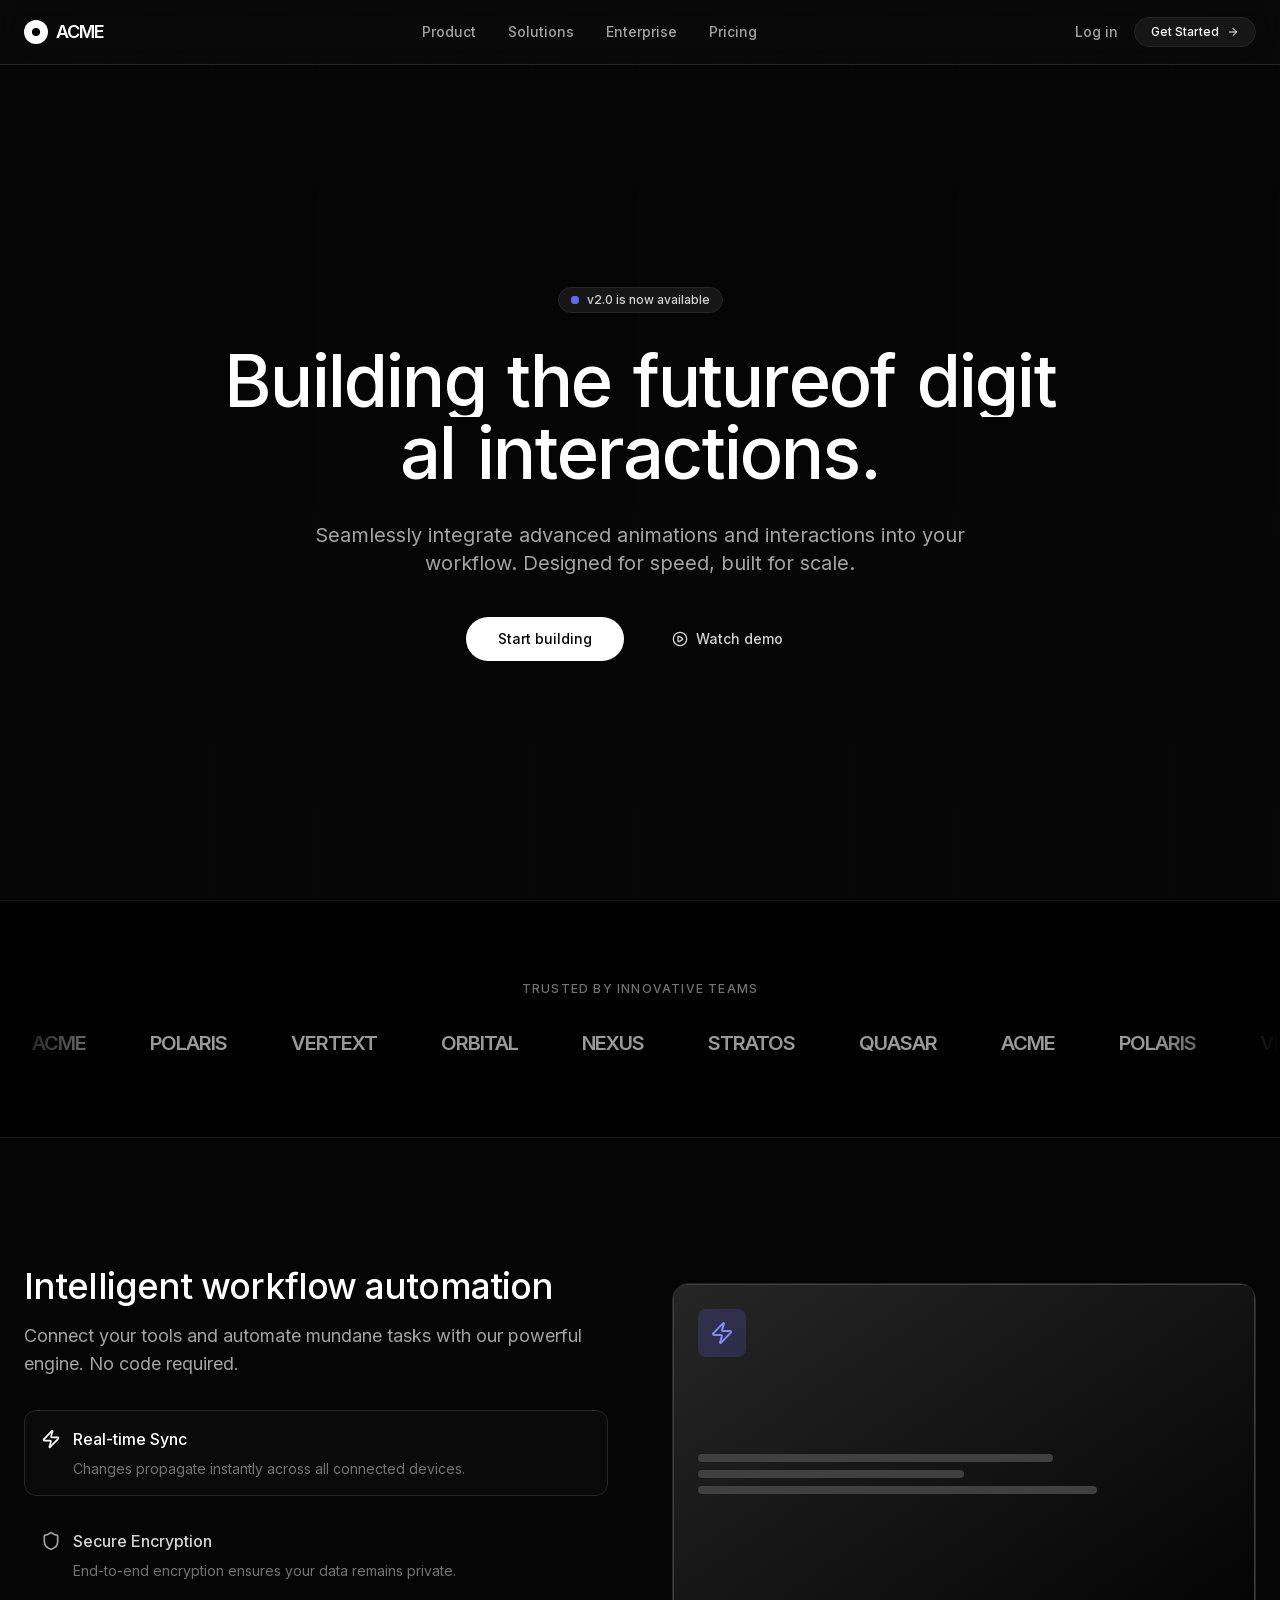
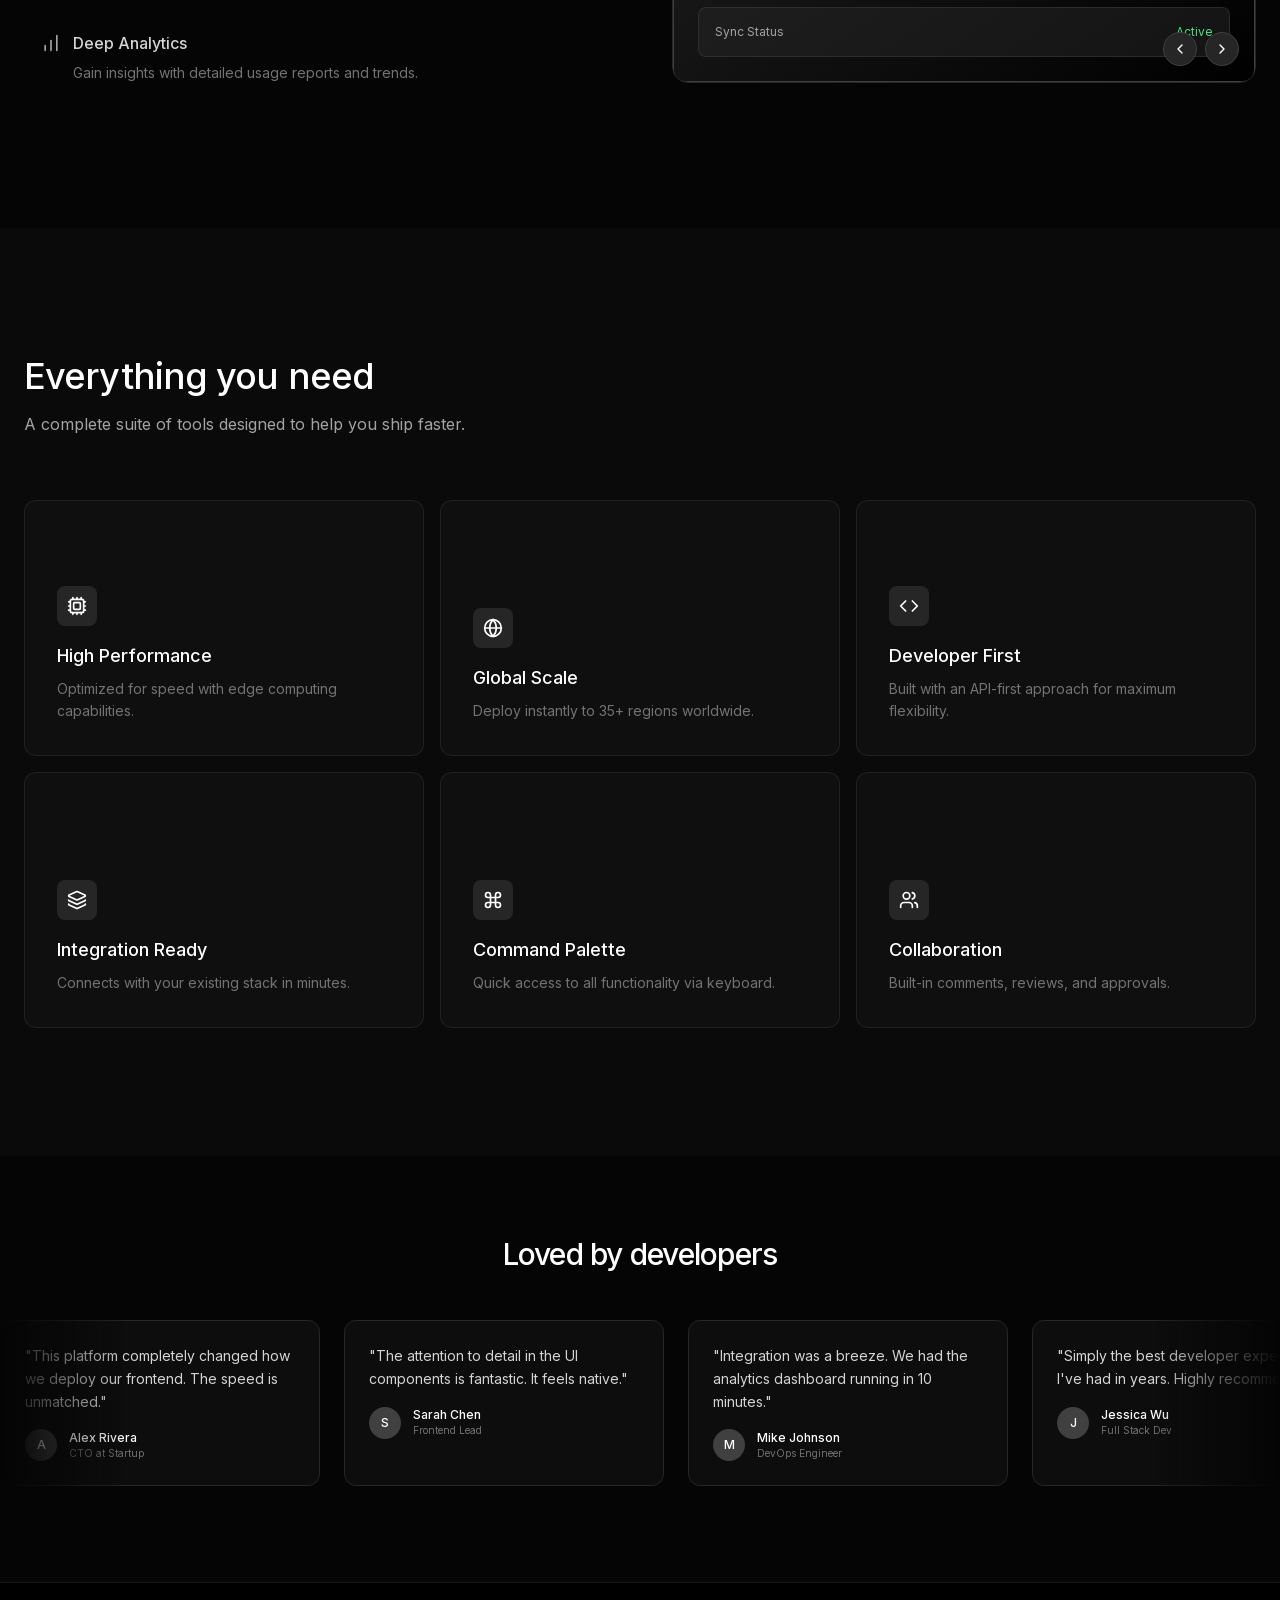
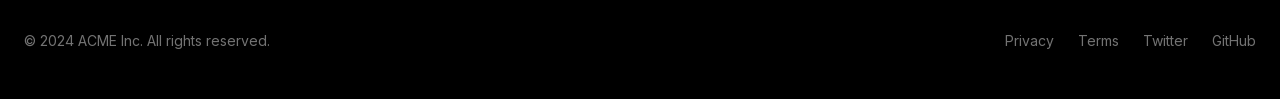
<file: design/components/animation-clean/index.html>
<html class="scroll-smooth" lang="en"><head><meta charset="utf-8"/>
<meta content="width=device-width, initial-scale=1.0" name="viewport"/>
<title>Modern Interface</title>
<script src="assets/resource_3fa48481346f.js"></script>
<script src="assets/lucide_latest_2eebd0ebe8c2.js"></script>
<link href="https://fonts.googleapis.com" rel="preconnect"/>
<link crossorigin="" href="https://fonts.gstatic.com" rel="preconnect"/>
<link href="assets/css2_19fd9cc6b396.css" rel="stylesheet"/>
<style>
/* Base Settings */
:root {
--mouse-x: 50%;
--mouse-y: 50%;
}
body {
font-family: 'Inter', sans-serif;
background-color: #050505;
overflow-x: hidden;
}
/* Hide scrollbar for clean UI */
::-webkit-scrollbar {
width: 8px;
}
::-webkit-scrollbar-track {
background: #050505;
}
::-webkit-scrollbar-thumb {
background: #262626;
border-radius: 4px;
}
/* Text Reveal Animation */
.char {
display: inline-block;
opacity: 0;
transform: translateY(100%);
clip-path: polygon(0 0, 100% 0, 100% 0, 0 0);
transition: all 0.8s cubic-bezier(0.16, 1, 0.3, 1);
}
.char.revealed {
opacity: 1;
transform: translateY(0);
clip-path: polygon(0 0, 100% 0, 100% 100%, 0 100%);
}
/* General Scroll Animations */
.animate-on-scroll {
opacity: 0.01; /* Avoid full 0 for screen readers momentarily */
filter: blur(10px);
transform: translateY(20px);
transition: all 1s cubic-bezier(0.25, 0.46, 0.45, 0.94);
}
.animate-on-scroll.in-view {
opacity: 1;
filter: blur(0);
transform: translateY(0);
}
/* Marquee Animation */
@keyframes scroll-left {
from { transform: translateX(0); }
to { transform: translateX(-50%); }
}
.marquee-content {
animation: scroll-left 40s linear infinite;
}
.marquee-mask {
mask-image: linear-gradient(to right, transparent, black 10%, black 90%, transparent);
-webkit-mask-image: linear-gradient(to right, transparent, black 10%, black 90%, transparent);
}
/* Border Beam Button */
@keyframes border-beam {
100% { offset-distance: 100%; }
}
.btn-beam {
position: relative;
overflow: hidden;
}
.btn-beam::before {
content: '';
position: absolute;
top: 0; left: 0; right: 0; bottom: 0;
border-radius: 9999px;
padding: 1px;
background: linear-gradient(90deg, transparent, rgba(255,255,255,0.8), transparent);
-webkit-mask: linear-gradient(#fff 0 0) content-box, linear-gradient(#fff 0 0);
-webkit-mask-composite: xor;
mask-composite: exclude;
opacity: 0;
transition: opacity 0.3s ease;
pointer-events: none;
}
.btn-beam:hover::before {
opacity: 1;
animation: spin-beam 2s linear infinite;
}
/* Alternative Beam Implementation that actually travels */
.beam-border {
position: absolute;
inset: -1px;
border-radius: 9999px;
pointer-events: none;
z-index: -1;
opacity: 0;
background: conic-gradient(from 0deg at 50% 50%, transparent 0deg, rgba(255,255,255,0.5) 60deg, transparent 120deg);
animation: rotate-beam 2s linear infinite;
transition: opacity 0.3s;
}
.btn-beam-container:hover .beam-border {
opacity: 1;
}
@keyframes rotate-beam {
from { transform: rotate(0deg); }
to { transform: rotate(360deg); }
}
/* Background Clip Columns */
.bg-column {
transition: clip-path 1.5s cubic-bezier(0.65, 0, 0.35, 1);
clip-path: inset(100% 0 0 0);
}
.bg-column.active {
clip-path: inset(0 0 0 0);
}
/* Flashlight Effect */
.flashlight-card {
position: relative;
background-color: rgba(23, 23, 23, 0.4);
border: 1px solid rgba(255, 255, 255, 0.08);
}
.flashlight-card::before {
content: "";
position: absolute;
height: 100%;
width: 100%;
left: 0;
top: 0;
border-radius: inherit;
background: radial-gradient(
800px circle at var(--mouse-x) var(--mouse-y),
rgba(255, 255, 255, 0.06),
transparent 40%
);
opacity: 0;
transition: opacity 0.5s;
pointer-events: none;
z-index: 3;
}
.flashlight-card::after {
content: "";
position: absolute;
height: 100%;
width: 100%;
left: 0;
top: 0;
border-radius: inherit;
background: radial-gradient(
600px circle at var(--mouse-x) var(--mouse-y),
rgba(255, 255, 255, 0.4),
transparent 40%
);
z-index: 1;
opacity: 0;
transition: opacity 0.5s;
pointer-events: none;
}
/* Border highlight logic via mask */
.flashlight-border {
position: absolute;
inset: 0;
border-radius: inherit;
padding: 1px;
background: radial-gradient(
600px circle at var(--mouse-x) var(--mouse-y),
rgba(255, 255, 255, 0.6),
transparent 40%
);
-webkit-mask: linear-gradient(#fff 0 0) content-box, linear-gradient(#fff 0 0);
-webkit-mask-composite: xor;
mask-composite: exclude;
opacity: 0;
transition: opacity 0.5s;
}
.flashlight-card:hover::before,
.flashlight-card:hover .flashlight-border {
opacity: 1;
}
/* Card Rotator Transitions */
.rotator-card {
transition: all 0.6s cubic-bezier(0.4, 0, 0.2, 1);
position: absolute;
top: 0;
left: 0;
width: 100%;
height: 100%;
backface-visibility: hidden;
}
</style><style data-scroll-fix="true">
        /* Scroll fixes for offline viewing */
        html, body {
            overflow: auto !important;
            overflow-x: hidden !important;
            height: auto !important;
            min-height: 100% !important;
            scroll-behavior: auto !important;
            opacity: 1 !important;
            visibility: visible !important;
        }
        
        /* Force visibility - many sites use JS animations for initial display */
        body, .wrapper, main, #__next, #app, .page, .content {
            opacity: 1 !important;
            visibility: visible !important;
            transform: none !important;
        }
        
        /* Disable loader/preloader overlays */
        .loader, .preloader, .loading, [class*="loader"], [class*="preloader"] {
            display: none !important;
            opacity: 0 !important;
        }
        
        /* Show elements that might be hidden for animation */
        .word-inner, .char, .line, [data-aos], [data-scroll],
        .hero-text span, .hero-fade, [class*="hero"] span {
            opacity: 1 !important;
            transform: none !important;
            visibility: visible !important;
        }
        
        /* Reset Tailwind animation utility classes */
        .translate-y-full, .translate-x-full, .-translate-y-full, .-translate-x-full,
        .translate-y-1\/2, .-translate-y-1\/2, .translate-y-\[100\%\], .translate-y-\[110\%\] {
            transform: none !important;
        }
        
        /* Force visibility on common hidden-for-animation patterns */
        .opacity-0, [class*="opacity-0"] {
            opacity: 1 !important;
        }
        
        /* Reset scale transforms used for animations */
        .scale-0, .scale-50, .scale-75 {
            transform: none !important;
        }
        
        html.lenis, html.lenis-smooth, 
        body.lenis, body.lenis-smooth,
        .lenis-wrapper, .lenis-content,
        [data-lenis-prevent], [data-scroll-container] {
            overflow: visible !important;
            height: auto !important;
        }
        
        /* Fix flex containers that might cut off content */
        body.flex.items-center,
        body.flex.justify-center {
            align-items: flex-start !important;
            min-height: 100vh;
            height: auto !important;
        }
        
        /* Ensure main content scrolls */
        main, #__next, #__nuxt, #app, .main-content {
            overflow: visible !important;
            height: auto !important;
        }
        </style></head>
<body class="text-neutral-400 selection:bg-neutral-700 selection:text-white">
<!-- Navigation -->
<nav class="fixed top-0 left-0 right-0 z-50 border-b border-neutral-800 bg-neutral-950/80 backdrop-blur-md">
<div class="max-w-7xl mx-auto px-6 h-16 flex items-center justify-between">
<div class="flex items-center gap-2 text-white tracking-tighter font-semibold text-lg">
<div class="w-6 h-6 bg-white rounded-full flex items-center justify-center">
<div class="w-2 h-2 bg-black rounded-full"></div>
</div>
                ACME
            </div>
<div class="hidden md:flex items-center gap-8 text-sm font-medium text-neutral-400">
<a class="hover:text-white transition-colors" href="#">Product</a>
<a class="hover:text-white transition-colors" href="#">Solutions</a>
<a class="hover:text-white transition-colors" href="#">Enterprise</a>
<a class="hover:text-white transition-colors" href="#">Pricing</a>
</div>
<div class="flex items-center gap-4">
<a class="text-sm font-medium hover:text-white transition-colors" href="#">Log in</a>
<!-- Button with Border Beam -->
<button class="relative btn-beam-container group">
<div class="beam-border"></div>
<span class="relative z-10 flex items-center gap-2 bg-neutral-900 text-white px-4 py-1.5 rounded-full text-xs font-medium border border-neutral-800 transition-all hover:bg-neutral-800">
                        Get Started
                        <i class="w-3 h-3" data-lucide="arrow-right"></i>
</span>
</button>
</div>
</div>
</nav>
<!-- Hero Section -->
<header class="relative min-h-screen pt-32 pb-20 flex flex-col justify-center items-center overflow-hidden">
<!-- Background Clip Animation Grid -->
<div class="absolute inset-0 grid grid-cols-6 md:grid-cols-12 gap-0 z-0 pointer-events-none opacity-20" id="bg-grid">
<!-- Columns injected via JS -->
</div>
<div class="relative z-10 max-w-4xl mx-auto px-6 text-center">
<div class="inline-flex items-center gap-2 px-3 py-1 rounded-full bg-neutral-900 border border-neutral-800 text-xs font-medium text-neutral-300 mb-8 animate-on-scroll">
<span class="relative flex h-2 w-2">
<span class="animate-ping absolute inline-flex h-full w-full rounded-full bg-indigo-400 opacity-75"></span>
<span class="relative inline-flex rounded-full h-2 w-2 bg-indigo-500"></span>
</span>
                v2.0 is now available
            </div>
<h1 class="text-5xl md:text-7xl font-medium text-white tracking-tight leading-[1.1] mb-8 h-auto min-h-[120px]" id="hero-title">
<!-- Text animated via JS -->
                Building the future <br/> of digital interactions.
            </h1>
<p class="text-lg md:text-xl text-neutral-400 max-w-2xl mx-auto mb-10 leading-relaxed animate-on-scroll" style="transition-delay: 200ms;">
                Seamlessly integrate advanced animations and interactions into your workflow. Designed for speed, built for scale.
            </p>
<div class="flex flex-col sm:flex-row items-center justify-center gap-4 animate-on-scroll" style="transition-delay: 400ms;">
<button class="relative btn-beam-container group w-full sm:w-auto">
<div class="beam-border"></div>
<span class="relative z-10 flex items-center justify-center bg-white text-black px-8 py-3 rounded-full text-sm font-medium transition-transform active:scale-95">
                        Start building
                    </span>
</button>
<button class="flex items-center justify-center gap-2 px-8 py-3 rounded-full text-sm font-medium text-neutral-300 hover:text-white transition-colors w-full sm:w-auto">
<i class="w-4 h-4" data-lucide="play-circle"></i>
                    Watch demo
                </button>
</div>
</div>
</header>
<!-- Logo Marquee -->
<section class="py-20 border-y border-neutral-900 bg-black/50 relative z-10">
<div class="max-w-7xl mx-auto px-6 mb-8 text-center">
<p class="text-xs font-medium uppercase tracking-widest text-neutral-500 animate-on-scroll">Trusted by innovative teams</p>
</div>
<div class="relative w-full overflow-hidden marquee-mask">
<div class="flex marquee-content w-max">
<!-- Loop 1 -->
<div class="flex items-center gap-16 px-8 opacity-60 grayscale hover:grayscale-0 transition-all duration-500">
<span class="text-xl font-semibold tracking-tighter text-white">ACME</span>
<span class="text-xl font-semibold tracking-tighter text-white">POLARIS</span>
<span class="text-xl font-semibold tracking-tighter text-white">VERTEXT</span>
<span class="text-xl font-semibold tracking-tighter text-white">ORBITAL</span>
<span class="text-xl font-semibold tracking-tighter text-white">NEXUS</span>
<span class="text-xl font-semibold tracking-tighter text-white">STRATOS</span>
<span class="text-xl font-semibold tracking-tighter text-white">QUASAR</span>
</div>
<!-- Loop 2 (Duplicate) -->
<div class="flex items-center gap-16 px-8 opacity-60 grayscale hover:grayscale-0 transition-all duration-500">
<span class="text-xl font-semibold tracking-tighter text-white">ACME</span>
<span class="text-xl font-semibold tracking-tighter text-white">POLARIS</span>
<span class="text-xl font-semibold tracking-tighter text-white">VERTEXT</span>
<span class="text-xl font-semibold tracking-tighter text-white">ORBITAL</span>
<span class="text-xl font-semibold tracking-tighter text-white">NEXUS</span>
<span class="text-xl font-semibold tracking-tighter text-white">STRATOS</span>
<span class="text-xl font-semibold tracking-tighter text-white">QUASAR</span>
</div>
<!-- Loop 3 (Duplicate) -->
<div class="flex items-center gap-16 px-8 opacity-60 grayscale hover:grayscale-0 transition-all duration-500">
<span class="text-xl font-semibold tracking-tighter text-white">ACME</span>
<span class="text-xl font-semibold tracking-tighter text-white">POLARIS</span>
<span class="text-xl font-semibold tracking-tighter text-white">VERTEXT</span>
<span class="text-xl font-semibold tracking-tighter text-white">ORBITAL</span>
<span class="text-xl font-semibold tracking-tighter text-white">NEXUS</span>
<span class="text-xl font-semibold tracking-tighter text-white">STRATOS</span>
<span class="text-xl font-semibold tracking-tighter text-white">QUASAR</span>
</div>
</div>
</div>
</section>
<!-- Feature Switcher Section -->
<section class="py-32 max-w-7xl mx-auto px-6">
<div class="grid lg:grid-cols-2 gap-16 items-center">
<div class="space-y-8">
<div class="animate-on-scroll">
<h2 class="text-3xl md:text-4xl font-medium text-white tracking-tight mb-4">Intelligent workflow automation</h2>
<p class="text-lg text-neutral-400">Connect your tools and automate mundane tasks with our powerful engine. No code required.</p>
</div>
<div class="space-y-4">
<div class="feature-btn p-4 rounded-xl border border-neutral-800 bg-neutral-900/30 cursor-pointer hover:bg-neutral-900 transition-colors active-feature" onclick="rotateTo(0)">
<div class="flex items-center gap-3 mb-2">
<i class="text-white w-5 h-5" data-lucide="zap"></i>
<h3 class="text-white font-medium">Real-time Sync</h3>
</div>
<p class="text-sm text-neutral-500 pl-8">Changes propagate instantly across all connected devices.</p>
</div>
<div class="feature-btn p-4 rounded-xl border border-transparent hover:bg-neutral-900 transition-colors cursor-pointer" onclick="rotateTo(1)">
<div class="flex items-center gap-3 mb-2">
<i class="text-neutral-400 w-5 h-5" data-lucide="shield"></i>
<h3 class="text-neutral-300 font-medium">Secure Encryption</h3>
</div>
<p class="text-sm text-neutral-500 pl-8">End-to-end encryption ensures your data remains private.</p>
</div>
<div class="feature-btn p-4 rounded-xl border border-transparent hover:bg-neutral-900 transition-colors cursor-pointer" onclick="rotateTo(2)">
<div class="flex items-center gap-3 mb-2">
<i class="text-neutral-400 w-5 h-5" data-lucide="bar-chart"></i>
<h3 class="text-neutral-300 font-medium">Deep Analytics</h3>
</div>
<p class="text-sm text-neutral-500 pl-8">Gain insights with detailed usage reports and trends.</p>
</div>
</div>
</div>
<!-- Rotator Card -->
<div class="relative h-[400px] w-full bg-neutral-900/20 rounded-2xl border border-neutral-800 overflow-hidden animate-on-scroll">
<div class="absolute inset-0 w-full h-full p-8" id="card-stack">
<!-- Card 1 -->
<div class="rotator-card bg-gradient-to-br from-neutral-800 to-black rounded-xl border border-neutral-700 p-6 shadow-2xl flex flex-col justify-between" style="opacity: 1; transform: scale(1) translateZ(0);">
<div class="w-12 h-12 rounded-lg bg-indigo-500/20 flex items-center justify-center text-indigo-400 mb-4">
<i class="w-6 h-6" data-lucide="zap"></i>
</div>
<div class="space-y-2">
<div class="h-2 w-2/3 bg-neutral-700 rounded"></div>
<div class="h-2 w-1/2 bg-neutral-700 rounded"></div>
<div class="h-2 w-3/4 bg-neutral-700 rounded"></div>
</div>
<div class="mt-8 p-4 bg-neutral-800/50 rounded-lg border border-neutral-700/50">
<div class="flex items-center justify-between text-xs text-neutral-400">
<span>Sync Status</span>
<span class="text-green-400">Active</span>
</div>
</div>
</div>
<!-- Card 2 -->
<div class="rotator-card bg-gradient-to-br from-neutral-800 to-black rounded-xl border border-neutral-700 p-6 shadow-2xl flex flex-col justify-between" style="opacity: 0; transform: scale(0.9) translateZ(0);">
<div class="w-12 h-12 rounded-lg bg-emerald-500/20 flex items-center justify-center text-emerald-400 mb-4">
<i class="w-6 h-6" data-lucide="shield"></i>
</div>
<div class="flex items-center justify-center h-32">
<i class="w-16 h-16 text-neutral-700" data-lucide="lock"></i>
</div>
<div class="mt-4 text-center text-xs text-emerald-500 bg-emerald-900/20 py-2 rounded border border-emerald-900/50">
                            256-bit Encryption Enabled
                        </div>
</div>
<!-- Card 3 -->
<div class="rotator-card bg-gradient-to-br from-neutral-800 to-black rounded-xl border border-neutral-700 p-6 shadow-2xl flex flex-col justify-between" style="opacity: 0; transform: scale(0.9) translateZ(0);">
<div class="w-12 h-12 rounded-lg bg-orange-500/20 flex items-center justify-center text-orange-400 mb-4">
<i class="w-6 h-6" data-lucide="bar-chart"></i>
</div>
<div class="flex items-end justify-between h-32 gap-2 px-4 pb-4">
<div class="w-full bg-neutral-700 rounded-t" style="height: 40%"></div>
<div class="w-full bg-neutral-600 rounded-t" style="height: 70%"></div>
<div class="w-full bg-orange-500 rounded-t" style="height: 55%"></div>
<div class="w-full bg-neutral-700 rounded-t" style="height: 80%"></div>
</div>
</div>
</div>
<!-- Controls -->
<div class="absolute bottom-4 right-4 flex gap-2 z-20">
<button class="p-2 rounded-full bg-neutral-800 text-white hover:bg-neutral-700 border border-neutral-700 transition-colors" onclick="prevCard()">
<i class="w-4 h-4" data-lucide="chevron-left"></i>
</button>
<button class="p-2 rounded-full bg-neutral-800 text-white hover:bg-neutral-700 border border-neutral-700 transition-colors" onclick="nextCard()">
<i class="w-4 h-4" data-lucide="chevron-right"></i>
</button>
</div>
</div>
</div>
</section>
<!-- Flashlight Grid Section -->
<section class="py-32 bg-neutral-950">
<div class="max-w-7xl mx-auto px-6">
<div class="mb-16 max-w-2xl animate-on-scroll">
<h2 class="text-3xl md:text-4xl font-medium text-white tracking-tight mb-4">Everything you need</h2>
<p class="text-neutral-400">A complete suite of tools designed to help you ship faster.</p>
</div>
<div class="grid grid-cols-1 md:grid-cols-2 lg:grid-cols-3 gap-4" id="flashlight-grid">
<!-- Cards injected via basic HTML, effects via CSS/JS -->
<!-- Card 1 -->
<div class="flashlight-card rounded-xl p-8 h-64 flex flex-col justify-end group cursor-default animate-on-scroll">
<div class="flashlight-border"></div>
<div class="relative z-10">
<div class="w-10 h-10 bg-neutral-800 rounded-lg flex items-center justify-center mb-4 text-white group-hover:scale-110 transition-transform duration-300">
<i class="w-5 h-5" data-lucide="cpu"></i>
</div>
<h3 class="text-lg font-medium text-white mb-2">High Performance</h3>
<p class="text-sm text-neutral-500 leading-relaxed">Optimized for speed with edge computing capabilities.</p>
</div>
</div>
<!-- Card 2 -->
<div class="flashlight-card rounded-xl p-8 h-64 flex flex-col justify-end group cursor-default animate-on-scroll" style="transition-delay: 100ms;">
<div class="flashlight-border"></div>
<div class="relative z-10">
<div class="w-10 h-10 bg-neutral-800 rounded-lg flex items-center justify-center mb-4 text-white group-hover:scale-110 transition-transform duration-300">
<i class="w-5 h-5" data-lucide="globe"></i>
</div>
<h3 class="text-lg font-medium text-white mb-2">Global Scale</h3>
<p class="text-sm text-neutral-500 leading-relaxed">Deploy instantly to 35+ regions worldwide.</p>
</div>
</div>
<!-- Card 3 -->
<div class="flashlight-card rounded-xl p-8 h-64 flex flex-col justify-end group cursor-default animate-on-scroll" style="transition-delay: 200ms;">
<div class="flashlight-border"></div>
<div class="relative z-10">
<div class="w-10 h-10 bg-neutral-800 rounded-lg flex items-center justify-center mb-4 text-white group-hover:scale-110 transition-transform duration-300">
<i class="w-5 h-5" data-lucide="code"></i>
</div>
<h3 class="text-lg font-medium text-white mb-2">Developer First</h3>
<p class="text-sm text-neutral-500 leading-relaxed">Built with an API-first approach for maximum flexibility.</p>
</div>
</div>
<!-- Card 4 -->
<div class="flashlight-card rounded-xl p-8 h-64 flex flex-col justify-end group cursor-default animate-on-scroll" style="transition-delay: 300ms;">
<div class="flashlight-border"></div>
<div class="relative z-10">
<div class="w-10 h-10 bg-neutral-800 rounded-lg flex items-center justify-center mb-4 text-white group-hover:scale-110 transition-transform duration-300">
<i class="w-5 h-5" data-lucide="layers"></i>
</div>
<h3 class="text-lg font-medium text-white mb-2">Integration Ready</h3>
<p class="text-sm text-neutral-500 leading-relaxed">Connects with your existing stack in minutes.</p>
</div>
</div>
<!-- Card 5 -->
<div class="flashlight-card rounded-xl p-8 h-64 flex flex-col justify-end group cursor-default animate-on-scroll" style="transition-delay: 400ms;">
<div class="flashlight-border"></div>
<div class="relative z-10">
<div class="w-10 h-10 bg-neutral-800 rounded-lg flex items-center justify-center mb-4 text-white group-hover:scale-110 transition-transform duration-300">
<i class="w-5 h-5" data-lucide="command"></i>
</div>
<h3 class="text-lg font-medium text-white mb-2">Command Palette</h3>
<p class="text-sm text-neutral-500 leading-relaxed">Quick access to all functionality via keyboard.</p>
</div>
</div>
<!-- Card 6 -->
<div class="flashlight-card rounded-xl p-8 h-64 flex flex-col justify-end group cursor-default animate-on-scroll" style="transition-delay: 500ms;">
<div class="flashlight-border"></div>
<div class="relative z-10">
<div class="w-10 h-10 bg-neutral-800 rounded-lg flex items-center justify-center mb-4 text-white group-hover:scale-110 transition-transform duration-300">
<i class="w-5 h-5" data-lucide="users"></i>
</div>
<h3 class="text-lg font-medium text-white mb-2">Collaboration</h3>
<p class="text-sm text-neutral-500 leading-relaxed">Built-in comments, reviews, and approvals.</p>
</div>
</div>
</div>
</div>
</section>
<!-- Testimonials Marquee -->
<section class="py-20 overflow-hidden relative">
<div class="max-w-7xl mx-auto px-6 mb-12">
<h2 class="text-3xl font-medium text-white tracking-tight text-center animate-on-scroll">Loved by developers</h2>
</div>
<div class="relative w-full marquee-mask">
<div class="flex marquee-content w-max gap-6 pb-4">
<!-- Card Item Template -->
<div class="w-80 p-6 bg-neutral-900/50 border border-neutral-800 rounded-xl flex-shrink-0">
<p class="text-neutral-300 text-sm mb-4 leading-relaxed">"This platform completely changed how we deploy our frontend. The speed is unmatched."</p>
<div class="flex items-center gap-3">
<div class="w-8 h-8 bg-neutral-700 rounded-full flex items-center justify-center text-xs text-white font-medium">A</div>
<div>
<div class="text-white text-xs font-medium">Alex Rivera</div>
<div class="text-neutral-500 text-[10px]">CTO at Startup</div>
</div>
</div>
</div>
<div class="w-80 p-6 bg-neutral-900/50 border border-neutral-800 rounded-xl flex-shrink-0">
<p class="text-neutral-300 text-sm mb-4 leading-relaxed">"The attention to detail in the UI components is fantastic. It feels native."</p>
<div class="flex items-center gap-3">
<div class="w-8 h-8 bg-neutral-700 rounded-full flex items-center justify-center text-xs text-white font-medium">S</div>
<div>
<div class="text-white text-xs font-medium">Sarah Chen</div>
<div class="text-neutral-500 text-[10px]">Frontend Lead</div>
</div>
</div>
</div>
<div class="w-80 p-6 bg-neutral-900/50 border border-neutral-800 rounded-xl flex-shrink-0">
<p class="text-neutral-300 text-sm mb-4 leading-relaxed">"Integration was a breeze. We had the analytics dashboard running in 10 minutes."</p>
<div class="flex items-center gap-3">
<div class="w-8 h-8 bg-neutral-700 rounded-full flex items-center justify-center text-xs text-white font-medium">M</div>
<div>
<div class="text-white text-xs font-medium">Mike Johnson</div>
<div class="text-neutral-500 text-[10px]">DevOps Engineer</div>
</div>
</div>
</div>
<div class="w-80 p-6 bg-neutral-900/50 border border-neutral-800 rounded-xl flex-shrink-0">
<p class="text-neutral-300 text-sm mb-4 leading-relaxed">"Simply the best developer experience I've had in years. Highly recommended."</p>
<div class="flex items-center gap-3">
<div class="w-8 h-8 bg-neutral-700 rounded-full flex items-center justify-center text-xs text-white font-medium">J</div>
<div>
<div class="text-white text-xs font-medium">Jessica Wu</div>
<div class="text-neutral-500 text-[10px]">Full Stack Dev</div>
</div>
</div>
</div>
<div class="w-80 p-6 bg-neutral-900/50 border border-neutral-800 rounded-xl flex-shrink-0">
<p class="text-neutral-300 text-sm mb-4 leading-relaxed">"Documentation is clear, API is robust. It just works."</p>
<div class="flex items-center gap-3">
<div class="w-8 h-8 bg-neutral-700 rounded-full flex items-center justify-center text-xs text-white font-medium">D</div>
<div>
<div class="text-white text-xs font-medium">David Kim</div>
<div class="text-neutral-500 text-[10px]">Product Owner</div>
</div>
</div>
</div>
<!-- Duplicates for Loop -->
<div class="w-80 p-6 bg-neutral-900/50 border border-neutral-800 rounded-xl flex-shrink-0">
<p class="text-neutral-300 text-sm mb-4 leading-relaxed">"This platform completely changed how we deploy our frontend. The speed is unmatched."</p>
<div class="flex items-center gap-3">
<div class="w-8 h-8 bg-neutral-700 rounded-full flex items-center justify-center text-xs text-white font-medium">A</div>
<div>
<div class="text-white text-xs font-medium">Alex Rivera</div>
<div class="text-neutral-500 text-[10px]">CTO at Startup</div>
</div>
</div>
</div>
<div class="w-80 p-6 bg-neutral-900/50 border border-neutral-800 rounded-xl flex-shrink-0">
<p class="text-neutral-300 text-sm mb-4 leading-relaxed">"The attention to detail in the UI components is fantastic. It feels native."</p>
<div class="flex items-center gap-3">
<div class="w-8 h-8 bg-neutral-700 rounded-full flex items-center justify-center text-xs text-white font-medium">S</div>
<div>
<div class="text-white text-xs font-medium">Sarah Chen</div>
<div class="text-neutral-500 text-[10px]">Frontend Lead</div>
</div>
</div>
</div>
<div class="w-80 p-6 bg-neutral-900/50 border border-neutral-800 rounded-xl flex-shrink-0">
<p class="text-neutral-300 text-sm mb-4 leading-relaxed">"Integration was a breeze. We had the analytics dashboard running in 10 minutes."</p>
<div class="flex items-center gap-3">
<div class="w-8 h-8 bg-neutral-700 rounded-full flex items-center justify-center text-xs text-white font-medium">M</div>
<div>
<div class="text-white text-xs font-medium">Mike Johnson</div>
<div class="text-neutral-500 text-[10px]">DevOps Engineer</div>
</div>
</div>
</div>
<div class="w-80 p-6 bg-neutral-900/50 border border-neutral-800 rounded-xl flex-shrink-0">
<p class="text-neutral-300 text-sm mb-4 leading-relaxed">"Simply the best developer experience I've had in years. Highly recommended."</p>
<div class="flex items-center gap-3">
<div class="w-8 h-8 bg-neutral-700 rounded-full flex items-center justify-center text-xs text-white font-medium">J</div>
<div>
<div class="text-white text-xs font-medium">Jessica Wu</div>
<div class="text-neutral-500 text-[10px]">Full Stack Dev</div>
</div>
</div>
</div>
<div class="w-80 p-6 bg-neutral-900/50 border border-neutral-800 rounded-xl flex-shrink-0">
<p class="text-neutral-300 text-sm mb-4 leading-relaxed">"Documentation is clear, API is robust. It just works."</p>
<div class="flex items-center gap-3">
<div class="w-8 h-8 bg-neutral-700 rounded-full flex items-center justify-center text-xs text-white font-medium">D</div>
<div>
<div class="text-white text-xs font-medium">David Kim</div>
<div class="text-neutral-500 text-[10px]">Product Owner</div>
</div>
</div>
</div>
</div>
</div>
</section>
<!-- Footer -->
<footer class="border-t border-neutral-900 bg-black py-12">
<div class="max-w-7xl mx-auto px-6 flex flex-col md:flex-row justify-between items-center gap-6">
<div class="text-sm text-neutral-500">
                © 2024 ACME Inc. All rights reserved.
            </div>
<div class="flex gap-6 text-sm text-neutral-500">
<a class="hover:text-white transition-colors" href="#">Privacy</a>
<a class="hover:text-white transition-colors" href="#">Terms</a>
<a class="hover:text-white transition-colors" href="#">Twitter</a>
<a class="hover:text-white transition-colors" href="#">GitHub</a>
</div>
</div>
</footer>
<script>
        // Initialize Lucide Icons
        lucide.createIcons();

        // --- 1. Text Reveal Animation ---
        const title = document.getElementById('hero-title');
        const text = title.innerText;
        title.innerHTML = '';
        // Split into lines manually based on <br> in original HTML? No, just split text.
        // Simple word split for better wrapping safety, then char split
        // We will just do char split on the whole block for the effect requested
        const chars = text.split('');
        chars.forEach((char, index) => {
            const span = document.createElement('span');
            span.textContent = char;
            span.className = 'char';
            span.style.transitionDelay = `${index * 30}ms`;
            if (char === ' ') span.style.marginRight = '0.3em';
            // Handle line break if needed, but simpler to let flex/block handle it or specific chars
            title.appendChild(span);
        });

        setTimeout(() => {
            document.querySelectorAll('.char').forEach(c => c.classList.add('revealed'));
        }, 100);


        // --- 2. Background Clip Animation ---
        const bgGrid = document.getElementById('bg-grid');
        const colCount = window.innerWidth < 768 ? 6 : 12;
        
        for (let i = 0; i < colCount; i++) {
            const col = document.createElement('div');
            col.className = 'bg-column h-full w-full border-r border-neutral-800/30 bg-gradient-to-b from-neutral-900/0 to-neutral-900/50';
            bgGrid.appendChild(col);
            
            // Staggered animation
            setTimeout(() => {
                col.classList.add('active');
            }, 100 + (i * 100));
        }

        // --- 3. Scroll Animation Observer ---
        const observerOptions = {
            root: null,
            rootMargin: '0px',
            threshold: 0.1
        };

        const observer = new IntersectionObserver((entries) => {
            entries.forEach(entry => {
                if (entry.isIntersecting) {
                    entry.target.classList.add('in-view');
                    observer.unobserve(entry.target); // Only animate once
                }
            });
        }, observerOptions);

        document.querySelectorAll('.animate-on-scroll').forEach(el => {
            observer.observe(el);
        });

        // --- 4. Card Rotator ---
        let currentCard = 0;
        const cards = document.querySelectorAll('.rotator-card');
        const btns = document.querySelectorAll('.feature-btn');
        
        function updateCards() {
            cards.forEach((card, index) => {
                if (index === currentCard) {
                    card.style.opacity = '1';
                    card.style.transform = 'scale(1) translateZ(0)';
                    card.style.zIndex = '10';
                } else {
                    card.style.opacity = '0';
                    card.style.transform = 'scale(0.9) translateZ(0)';
                    card.style.zIndex = '0';
                }
            });

            btns.forEach((btn, index) => {
                if (index === currentCard) {
                    btn.classList.add('bg-neutral-900', 'border-neutral-800');
                    btn.classList.remove('border-transparent');
                    btn.querySelector('i').classList.remove('text-neutral-400');
                    btn.querySelector('i').classList.add('text-white');
                    btn.querySelector('h3').classList.remove('text-neutral-300');
                    btn.querySelector('h3').classList.add('text-white');
                } else {
                    btn.classList.remove('bg-neutral-900', 'border-neutral-800');
                    btn.classList.add('border-transparent');
                    btn.querySelector('i').classList.add('text-neutral-400');
                    btn.querySelector('i').classList.remove('text-white');
                    btn.querySelector('h3').classList.add('text-neutral-300');
                    btn.querySelector('h3').classList.remove('text-white');
                }
            });
        }

        function rotateTo(index) {
            currentCard = index;
            updateCards();
            // Reset interval on manual click
            clearInterval(rotatorInterval);
            rotatorInterval = setInterval(nextCard, 5000);
        }

        function nextCard() {
            currentCard = (currentCard + 1) % cards.length;
            updateCards();
        }

        function prevCard() {
            currentCard = (currentCard - 1 + cards.length) % cards.length;
            updateCards();
        }

        let rotatorInterval = setInterval(nextCard, 5000);

        // --- 5. Flashlight Effect ---
        const gridContainer = document.getElementById('flashlight-grid');
        
        gridContainer.addEventListener('mousemove', (e) => {
            const cards = document.querySelectorAll('.flashlight-card');
            
            cards.forEach(card => {
                const rect = card.getBoundingClientRect();
                const x = e.clientX - rect.left;
                const y = e.clientY - rect.top;
                
                card.style.setProperty('--mouse-x', `${x}px`);
                card.style.setProperty('--mouse-y', `${y}px`);
            });
        });
    </script>
<script data-img-fallback-handler="">!function(){var f=["https://hoirqrkdgbmvpwutwuwj.supabase.co/storage/v1/object/public/assets/assets/917d6f93-fb36-439a-8c48-884b67b35381_1600w.jpg","https://hoirqrkdgbmvpwutwuwj.supabase.co/storage/v1/object/public/assets/assets/4734259a-bad7-422f-981e-ce01e79184f2_1600w.jpg","https://hoirqrkdgbmvpwutwuwj.supabase.co/storage/v1/object/public/assets/assets/c543a9e1-f226-4ced-80b0-feb8445a75b9_1600w.jpg","https://hoirqrkdgbmvpwutwuwj.supabase.co/storage/v1/object/public/assets/assets/5bab247f-35d9-400d-a82b-fd87cfe913d2_1600w.webp","https://hoirqrkdgbmvpwutwuwj.supabase.co/storage/v1/object/public/assets/assets/30104e3c-5eea-4b93-93e9-5313698a7156_1600w.webp"],h=new Set;function g(s){for(var x=0,i=0;i<s.length;i++)x=(x<<5)-x+s.charCodeAt(i)|0;return f[Math.abs(x)%f.length]}function r(t){var s=t.src;if(s&&!h.has(s)){h.add(s);t.src=g(s)}}window.addEventListener("error",function(e){var t=e.target;if(t&&t.tagName==="IMG")r(t)},!0);function c(){document.querySelectorAll("img").forEach(function(i){if(i.complete&&!i.naturalWidth&&i.src)r(i)})}if(document.readyState==="loading")document.addEventListener("DOMContentLoaded",c);else c()}()</script></body></html>
</file>
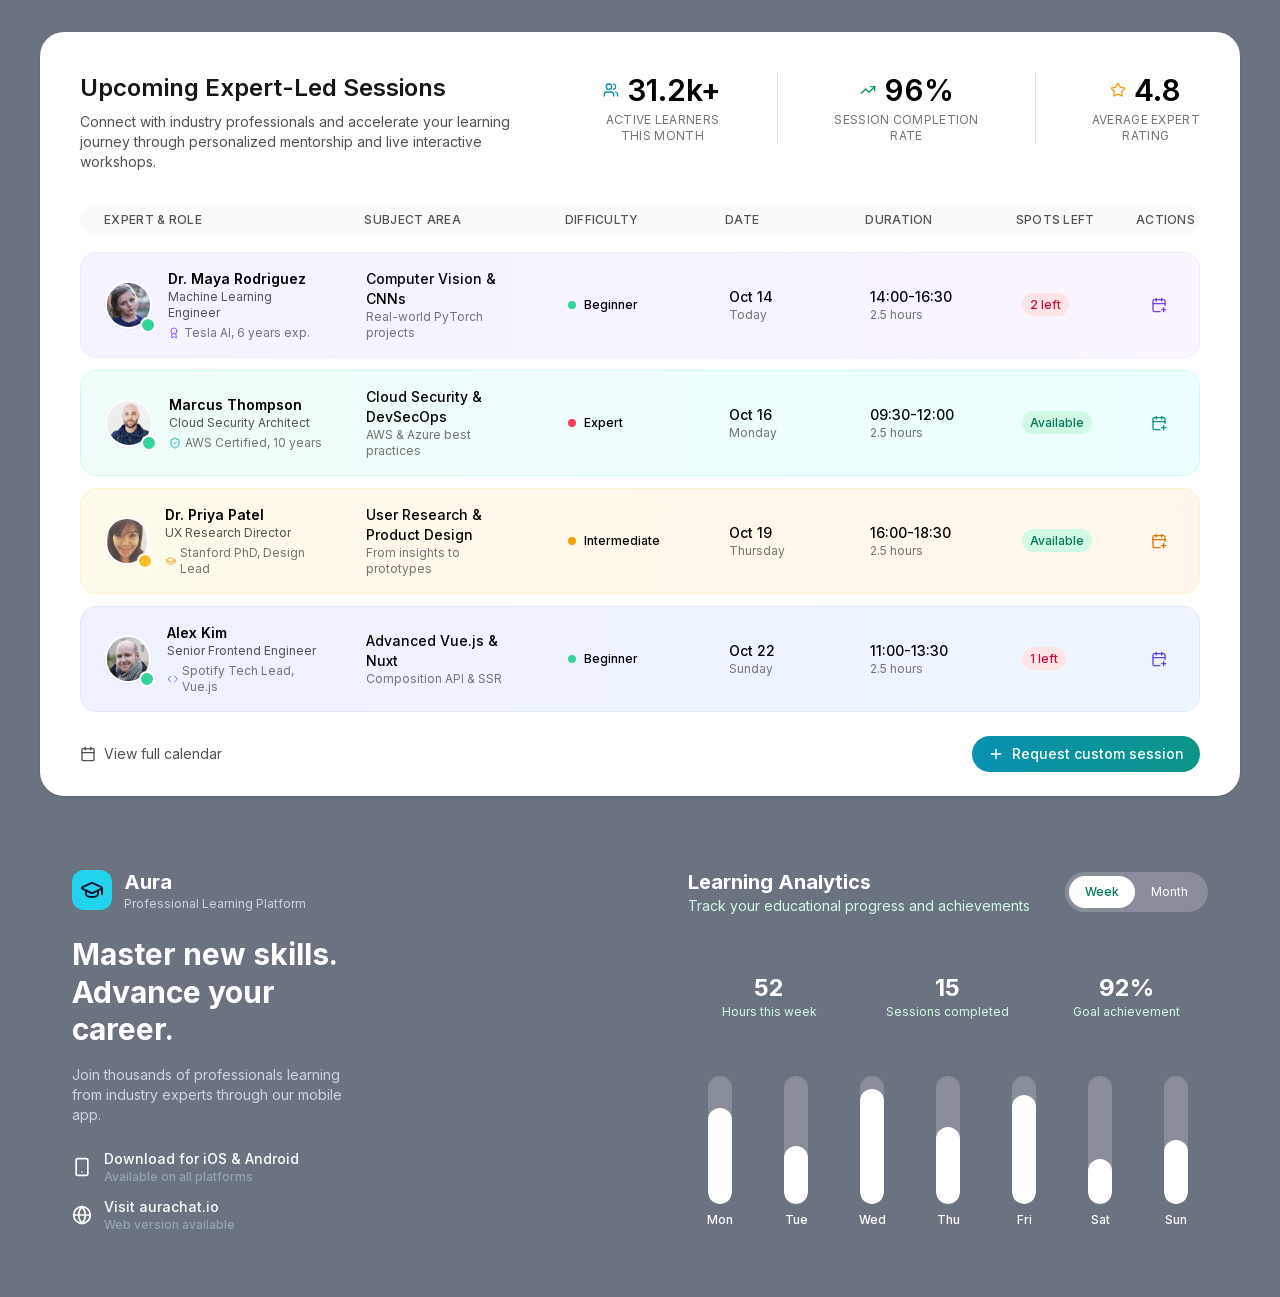
<file: design/components/dashboard-list/index.html>
<html class="h-full antialiased" lang="en"><head>
<meta charset="utf-8"/>
<meta content="width=device-width, initial-scale=1.0" name="viewport"/>
<title>Advanced Learning Dashboard</title>
<!-- Fonts -->
<link href="https://fonts.googleapis.com" rel="preconnect"/>
<link crossorigin="" href="https://fonts.gstatic.com" rel="preconnect"/>
<link href="assets/css2_0c6ec1a12c79.css" rel="stylesheet"/>
<!-- TailwindCSS CDN -->
<script src="assets/resource_268acbdd63f7.js"></script>
<!-- Lucide Icons -->
<script src="assets/lucide_c4b77f01cf98.js"></script>
<style>
  :root { font-family: 'Inter', system-ui, sans-serif; }
  input::-webkit-inner-spin-button,
  input::-webkit-outer-spin-button { -webkit-appearance: none; margin: 0; }
</style>
<script src="assets/resource_3fa48481346f.js"></script>
<link href="assets/css2_464fef46b30b.css" rel="stylesheet"/>
<link href="assets/css2_464fef46b30b.css" rel="stylesheet"/>
<style>
/* Scroll fallback - ensures native scroll works if JS scroll fails */
html {
    overflow-y: auto !important;
    overflow-x: hidden !important;
    height: auto !important;
    scroll-behavior: smooth !important;
}
body {
    overflow-y: auto !important;
    overflow-x: hidden !important;
    min-height: 100vh !important;
    opacity: 1 !important;
}
/* Fix fixed-position wrappers that block scroll (but preserve footer) */
body > div:first-child:not(footer):not([class*="footer"]),
.wrapper:not(footer),
main,
#__next,
#root,
#app {
    position: relative !important;
    overflow: visible !important;
    height: auto !important;
}
/* Restore footer to bottom of page flow instead of fixed */
footer, [class*="footer"], .footer-sticky {
    position: relative !important;
    bottom: auto !important;
    left: auto !important;
    right: auto !important;
    z-index: 1 !important;
}
/* Remove margin-bottom trick used with fixed footers */
.wrapper {
    margin-bottom: 0 !important;
}
</style></head>
<body class="min-h-full bg-[#E8F4F8] flex items-start justify-center bg-gray-500 pt-8 pr-8 pb-8 pl-8">
<div class="w-full max-w-[1200px] space-y-10">
<!-- Main Stats Section -->
<section class="bg-white rounded-3xl shadow px-10 pt-10 pb-6">
<div class="flex flex-wrap items-start justify-between mb-8">
<div class="">
<h2 class="text-2xl font-semibold text-neutral-900 mb-2">
          Upcoming Expert-Led Sessions
        </h2>
<p class="text-sm text-neutral-600 max-w-md">
          Connect with industry professionals and accelerate your learning journey through personalized mentorship and live interactive workshops.
        </p>
</div>
<div class="flex gap-14 mt-6 sm:mt-0">
<div class="flex flex-col items-center">
<div class="flex items-center gap-2 mb-1">
<svg class="lucide lucide-users w-4 h-4 text-cyan-600" data-lucide="users" fill="none" height="24" stroke="currentColor" stroke-linecap="round" stroke-linejoin="round" stroke-width="2" viewbox="0 0 24 24" width="24" xmlns="http://www.w3.org/2000/svg"><path d="M16 21v-2a4 4 0 0 0-4-4H6a4 4 0 0 0-4 4v2"></path><path d="M16 3.128a4 4 0 0 1 0 7.744"></path><path d="M22 21v-2a4 4 0 0 0-3-3.87"></path><circle cx="9" cy="7" r="4"></circle></svg>
<span class="text-3xl font-semibold">31.2k+</span>
</div>
<span class="text-xs uppercase tracking-wide text-neutral-500 text-center">Active learners<br/>this month</span>
</div>
<div class="w-px bg-neutral-200"></div>
<div class="flex flex-col items-center">
<div class="flex items-center gap-2 mb-1">
<svg class="lucide lucide-trending-up w-4 h-4 text-emerald-600" data-lucide="trending-up" fill="none" height="24" stroke="currentColor" stroke-linecap="round" stroke-linejoin="round" stroke-width="2" viewbox="0 0 24 24" width="24" xmlns="http://www.w3.org/2000/svg"><path d="M16 7h6v6"></path><path d="m22 7-8.5 8.5-5-5L2 17"></path></svg>
<span class="text-3xl font-semibold">96%</span>
</div>
<span class="text-xs uppercase tracking-wide text-neutral-500 text-center">Session completion<br/>rate</span>
</div>
<div class="w-px bg-neutral-200"></div>
<div class="flex flex-col items-center">
<div class="flex items-center gap-2 mb-1">
<svg class="lucide lucide-star w-4 h-4 text-amber-500" data-lucide="star" fill="none" height="24" stroke="currentColor" stroke-linecap="round" stroke-linejoin="round" stroke-width="2" viewbox="0 0 24 24" width="24" xmlns="http://www.w3.org/2000/svg"><path d="M11.525 2.295a.53.53 0 0 1 .95 0l2.31 4.679a2.123 2.123 0 0 0 1.595 1.16l5.166.756a.53.53 0 0 1 .294.904l-3.736 3.638a2.123 2.123 0 0 0-.611 1.878l.882 5.14a.53.53 0 0 1-.771.56l-4.618-2.428a2.122 2.122 0 0 0-1.973 0L6.396 21.01a.53.53 0 0 1-.77-.56l.881-5.139a2.122 2.122 0 0 0-.611-1.879L2.16 9.795a.53.53 0 0 1 .294-.906l5.165-.755a2.122 2.122 0 0 0 1.597-1.16z"></path></svg>
<span class="text-3xl font-semibold">4.8</span>
</div>
<span class="text-xs uppercase tracking-wide text-neutral-500 text-center">Average expert<br/>rating</span>
</div>
</div>
</div>
<!-- Class List Header -->
<div class="flex items-center justify-between rounded-full bg-neutral-50 px-6 py-2 mb-4 text-xs font-medium text-neutral-600 uppercase tracking-wide">
<div class="w-[220px]">Expert &amp; Role</div>
<div class="w-[160px]">Subject Area</div>
<div class="w-[120px]">Difficulty</div>
<div class="w-[100px]">Date</div>
<div class="w-[110px]">Duration</div>
<div class="w-[80px]">Spots Left</div>
<div class="w-[40px]">Actions</div>
</div>
<div class="space-y-3">
<div class="flex items-center justify-between rounded-2xl bg-gradient-to-r from-violet-50 to-purple-50 border border-violet-100 px-6 py-4 hover:shadow-md transition-shadow">
<div class="flex items-center gap-4 w-[220px]">
<div class="relative">
<img alt="" class="w-12 h-12 rounded-full object-cover border-2 border-white shadow-sm" src="assets/72_996a5a8035f3.jpg"/>
<div class="absolute -bottom-1 -right-1 w-4 h-4 bg-emerald-400 rounded-full border-2 border-white"></div>
</div>
<div class="">
<p class="font-semibold text-sm">Dr. Maya Rodriguez</p>
<p class="text-xs text-neutral-600">Machine Learning Engineer</p>
<div class="flex items-center gap-1 mt-1">
<svg class="lucide lucide-award w-3 h-3 text-violet-500" data-lucide="award" fill="none" height="24" stroke="currentColor" stroke-linecap="round" stroke-linejoin="round" stroke-width="2" viewbox="0 0 24 24" width="24" xmlns="http://www.w3.org/2000/svg"><path d="m15.477 12.89 1.515 8.526a.5.5 0 0 1-.81.47l-3.58-2.687a1 1 0 0 0-1.197 0l-3.586 2.686a.5.5 0 0 1-.81-.469l1.514-8.526"></path><circle cx="12" cy="8" r="6"></circle></svg>
<span class="text-xs text-neutral-500">Tesla AI, 6 years exp.</span>
</div>
</div>
</div>
<div class="w-[160px]">
<p class="text-sm font-medium">Computer Vision &amp; CNNs</p>
<p class="text-xs text-neutral-500">Real-world PyTorch projects</p>
</div>
<div class="w-[120px] flex items-center gap-2">
<span class="w-2 h-2 rounded-full bg-emerald-400"></span>
<span class="text-xs font-medium">Beginner</span>
</div>
<div class="w-[100px]">
<p class="text-sm font-medium">Oct 14</p>
<p class="text-xs text-neutral-500">Today</p>
</div>
<div class="w-[110px]">
<p class="text-sm font-medium">14:00-16:30</p>
<p class="text-xs text-neutral-500">2.5 hours</p>
</div>
<div class="w-[80px]">
<span class="px-2 py-1 bg-rose-100 text-rose-700 text-xs font-medium rounded-full">2 left</span>
</div>
<button class="p-2 hover:bg-white/50 rounded-full transition-colors">
<svg class="lucide lucide-calendar-plus w-4 h-4 text-violet-600" data-lucide="calendar-plus" fill="none" height="24" stroke="currentColor" stroke-linecap="round" stroke-linejoin="round" stroke-width="2" viewbox="0 0 24 24" width="24" xmlns="http://www.w3.org/2000/svg"><path d="M16 19h6"></path><path d="M16 2v4"></path><path d="M19 16v6"></path><path d="M21 12.598V6a2 2 0 0 0-2-2H5a2 2 0 0 0-2 2v14a2 2 0 0 0 2 2h8.5"></path><path d="M3 10h18"></path><path d="M8 2v4"></path></svg>
</button>
</div>
<div class="flex items-center justify-between rounded-2xl bg-gradient-to-r from-teal-50 to-cyan-50 border border-teal-100 px-6 py-4 hover:shadow-md transition-shadow">
<div class="flex items-center gap-4 w-[220px]">
<div class="relative">
<img alt="" class="w-12 h-12 rounded-full object-cover border-2 border-white shadow-sm" src="assets/75_8ff1c0d1862d.jpg"/>
<div class="absolute -bottom-1 -right-1 w-4 h-4 bg-emerald-400 rounded-full border-2 border-white"></div>
</div>
<div>
<p class="font-semibold text-sm">Marcus Thompson</p>
<p class="text-xs text-neutral-600">Cloud Security Architect</p>
<div class="flex items-center gap-1 mt-1">
<svg class="lucide lucide-shield-check w-3 h-3 text-teal-500" data-lucide="shield-check" fill="none" height="24" stroke="currentColor" stroke-linecap="round" stroke-linejoin="round" stroke-width="2" viewbox="0 0 24 24" width="24" xmlns="http://www.w3.org/2000/svg"><path d="M20 13c0 5-3.5 7.5-7.66 8.95a1 1 0 0 1-.67-.01C7.5 20.5 4 18 4 13V6a1 1 0 0 1 1-1c2 0 4.5-1.2 6.24-2.72a1.17 1.17 0 0 1 1.52 0C14.51 3.81 17 5 19 5a1 1 0 0 1 1 1z"></path><path d="m9 12 2 2 4-4"></path></svg>
<span class="text-xs text-neutral-500">AWS Certified, 10 years</span>
</div>
</div>
</div>
<div class="w-[160px]">
<p class="text-sm font-medium">Cloud Security &amp; DevSecOps</p>
<p class="text-xs text-neutral-500">AWS &amp; Azure best practices</p>
</div>
<div class="w-[120px] flex items-center gap-2">
<span class="w-2 h-2 rounded-full bg-rose-500"></span>
<span class="text-xs font-medium">Expert</span>
</div>
<div class="w-[100px]">
<p class="text-sm font-medium">Oct 16</p>
<p class="text-xs text-neutral-500">Monday</p>
</div>
<div class="w-[110px]">
<p class="text-sm font-medium">09:30-12:00</p>
<p class="text-xs text-neutral-500">2.5 hours</p>
</div>
<div class="w-[80px]">
<span class="px-2 py-1 bg-emerald-100 text-emerald-700 text-xs font-medium rounded-full">Available</span>
</div>
<button class="p-2 hover:bg-white/50 rounded-full transition-colors">
<svg class="lucide lucide-calendar-plus w-4 h-4 text-teal-600" data-lucide="calendar-plus" fill="none" height="24" stroke="currentColor" stroke-linecap="round" stroke-linejoin="round" stroke-width="2" viewbox="0 0 24 24" width="24" xmlns="http://www.w3.org/2000/svg"><path d="M16 19h6"></path><path d="M16 2v4"></path><path d="M19 16v6"></path><path d="M21 12.598V6a2 2 0 0 0-2-2H5a2 2 0 0 0-2 2v14a2 2 0 0 0 2 2h8.5"></path><path d="M3 10h18"></path><path d="M8 2v4"></path></svg>
</button>
</div>
<div class="flex items-center justify-between rounded-2xl bg-gradient-to-r from-amber-50 to-orange-50 border border-amber-100 px-6 py-4 hover:shadow-md transition-shadow">
<div class="flex items-center gap-4 w-[220px]">
<div class="relative">
<img alt="" class="w-12 h-12 rounded-full object-cover border-2 border-white shadow-sm" src="assets/78_0f5d8910f095.jpg"/>
<div class="absolute -bottom-1 -right-1 w-4 h-4 bg-amber-400 rounded-full border-2 border-white"></div>
</div>
<div>
<p class="font-semibold text-sm">Dr. Priya Patel</p>
<p class="text-xs text-neutral-600">UX Research Director</p>
<div class="flex items-center gap-1 mt-1">
<svg class="lucide lucide-graduation-cap w-3 h-3 text-amber-500" data-lucide="graduation-cap" fill="none" height="24" stroke="currentColor" stroke-linecap="round" stroke-linejoin="round" stroke-width="2" viewbox="0 0 24 24" width="24" xmlns="http://www.w3.org/2000/svg"><path d="M21.42 10.922a1 1 0 0 0-.019-1.838L12.83 5.18a2 2 0 0 0-1.66 0L2.6 9.08a1 1 0 0 0 0 1.832l8.57 3.908a2 2 0 0 0 1.66 0z"></path><path d="M22 10v6"></path><path d="M6 12.5V16a6 3 0 0 0 12 0v-3.5"></path></svg>
<span class="text-xs text-neutral-500">Stanford PhD, Design Lead</span>
</div>
</div>
</div>
<div class="w-[160px]">
<p class="text-sm font-medium">User Research &amp; Product Design</p>
<p class="text-xs text-neutral-500">From insights to prototypes</p>
</div>
<div class="w-[120px] flex items-center gap-2">
<span class="w-2 h-2 rounded-full bg-amber-500"></span>
<span class="text-xs font-medium">Intermediate</span>
</div>
<div class="w-[100px]">
<p class="text-sm font-medium">Oct 19</p>
<p class="text-xs text-neutral-500">Thursday</p>
</div>
<div class="w-[110px]">
<p class="text-sm font-medium">16:00-18:30</p>
<p class="text-xs text-neutral-500">2.5 hours</p>
</div>
<div class="w-[80px]">
<span class="px-2 py-1 bg-emerald-100 text-emerald-700 text-xs font-medium rounded-full">Available</span>
</div>
<button class="p-2 hover:bg-white/50 rounded-full transition-colors">
<svg class="lucide lucide-calendar-plus w-4 h-4 text-amber-600" data-lucide="calendar-plus" fill="none" height="24" stroke="currentColor" stroke-linecap="round" stroke-linejoin="round" stroke-width="2" viewbox="0 0 24 24" width="24" xmlns="http://www.w3.org/2000/svg"><path d="M16 19h6"></path><path d="M16 2v4"></path><path d="M19 16v6"></path><path d="M21 12.598V6a2 2 0 0 0-2-2H5a2 2 0 0 0-2 2v14a2 2 0 0 0 2 2h8.5"></path><path d="M3 10h18"></path><path d="M8 2v4"></path></svg>
</button>
</div>
<div class="flex items-center justify-between rounded-2xl bg-gradient-to-r from-indigo-50 to-blue-50 border border-indigo-100 px-6 py-4 hover:shadow-md transition-shadow">
<div class="flex items-center gap-4 w-[220px]">
<div class="relative">
<img alt="" class="w-12 h-12 rounded-full object-cover border-2 border-white shadow-sm" src="assets/82_8f9e2c3edb57.jpg"/>
<div class="absolute -bottom-1 -right-1 w-4 h-4 bg-emerald-400 rounded-full border-2 border-white"></div>
</div>
<div>
<p class="font-semibold text-sm">Alex Kim</p>
<p class="text-xs text-neutral-600">Senior Frontend Engineer</p>
<div class="flex items-center gap-1 mt-1">
<svg class="lucide lucide-code w-3 h-3 text-indigo-500" data-lucide="code" fill="none" height="24" stroke="currentColor" stroke-linecap="round" stroke-linejoin="round" stroke-width="2" viewbox="0 0 24 24" width="24" xmlns="http://www.w3.org/2000/svg"><path d="m16 18 6-6-6-6"></path><path d="m8 6-6 6 6 6"></path></svg>
<span class="text-xs text-neutral-500">Spotify Tech Lead, Vue.js</span>
</div>
</div>
</div>
<div class="w-[160px]">
<p class="text-sm font-medium">Advanced Vue.js &amp; Nuxt</p>
<p class="text-xs text-neutral-500">Composition API &amp; SSR</p>
</div>
<div class="w-[120px] flex items-center gap-2">
<span class="w-2 h-2 rounded-full bg-emerald-400"></span>
<span class="text-xs font-medium">Beginner</span>
</div>
<div class="w-[100px]">
<p class="text-sm font-medium">Oct 22</p>
<p class="text-xs text-neutral-500">Sunday</p>
</div>
<div class="w-[110px]">
<p class="text-sm font-medium">11:00-13:30</p>
<p class="text-xs text-neutral-500">2.5 hours</p>
</div>
<div class="w-[80px]">
<span class="px-2 py-1 bg-rose-100 text-rose-700 text-xs font-medium rounded-full">1 left</span>
</div>
<button class="p-2 hover:bg-white/50 rounded-full transition-colors">
<svg class="lucide lucide-calendar-plus w-4 h-4 text-indigo-600" data-lucide="calendar-plus" fill="none" height="24" stroke="currentColor" stroke-linecap="round" stroke-linejoin="round" stroke-width="2" viewbox="0 0 24 24" width="24" xmlns="http://www.w3.org/2000/svg"><path d="M16 19h6"></path><path d="M16 2v4"></path><path d="M19 16v6"></path><path d="M21 12.598V6a2 2 0 0 0-2-2H5a2 2 0 0 0-2 2v14a2 2 0 0 0 2 2h8.5"></path><path d="M3 10h18"></path><path d="M8 2v4"></path></svg>
</button>
</div>
</div>
<div class="mt-6 flex items-center justify-between">
<button class="flex items-center gap-2 text-sm text-neutral-600 hover:text-neutral-900 transition-colors">
<svg class="lucide lucide-calendar w-4 h-4" data-lucide="calendar" fill="none" height="24" stroke="currentColor" stroke-linecap="round" stroke-linejoin="round" stroke-width="2" viewbox="0 0 24 24" width="24" xmlns="http://www.w3.org/2000/svg"><path d="M8 2v4"></path><path d="M16 2v4"></path><rect height="18" rx="2" width="18" x="3" y="4"></rect><path d="M3 10h18"></path></svg>
        View full calendar
      </button>
<button class="flex items-center gap-2 px-4 py-2 bg-gradient-to-r from-cyan-600 to-teal-600 text-white rounded-full text-sm font-medium hover:from-cyan-700 hover:to-teal-700 transition-all">
<svg class="lucide lucide-plus w-4 h-4" data-lucide="plus" fill="none" height="24" stroke="currentColor" stroke-linecap="round" stroke-linejoin="round" stroke-width="2" viewbox="0 0 24 24" width="24" xmlns="http://www.w3.org/2000/svg"><path d="M5 12h14"></path><path d="M12 5v14"></path></svg>
        Request custom session
      </button>
</div>
</section>
<div class="grid lg:grid-cols-2 gap-8">
<!-- App Promotion Card -->
<div class="overflow-hidden relative flex items-center bg-[url(https://images.unsplash.com/photo-1633269540827-728aabbb7646?w=2160&amp;q=80)] bg-cover rounded-3xl pt-8 pr-8 pb-8 pl-8">
<div class="relative z-10 max-w-[280px] text-white">
<div class="flex items-center gap-3 mb-6">
<div class="w-10 h-10 rounded-xl bg-cyan-400 grid place-content-center">
<svg class="lucide lucide-graduation-cap w-6 h-6 text-slate-900" data-lucide="graduation-cap" fill="none" height="24" stroke="currentColor" stroke-linecap="round" stroke-linejoin="round" stroke-width="2" viewbox="0 0 24 24" width="24" xmlns="http://www.w3.org/2000/svg"><path d="M21.42 10.922a1 1 0 0 0-.019-1.838L12.83 5.18a2 2 0 0 0-1.66 0L2.6 9.08a1 1 0 0 0 0 1.832l8.57 3.908a2 2 0 0 0 1.66 0z"></path><path d="M22 10v6"></path><path d="M6 12.5V16a6 3 0 0 0 12 0v-3.5"></path></svg>
</div>
<div>
<span class="text-xl font-bold">Aura</span>
<p class="text-xs text-slate-300">Professional Learning Platform</p>
</div>
</div>
<h3 class="text-3xl font-bold leading-tight mb-4">Master new skills.<br/>Advance your career.</h3>
<p class="text-sm text-slate-300 mb-6">Join thousands of professionals learning from industry experts through our mobile app.</p>
<div class="space-y-3">
<a class="flex items-center gap-3 text-sm font-medium hover:text-cyan-400 transition-colors" href="#">
<svg class="lucide lucide-smartphone w-5 h-5" data-lucide="smartphone" fill="none" height="24" stroke="currentColor" stroke-linecap="round" stroke-linejoin="round" stroke-width="2" viewbox="0 0 24 24" width="24" xmlns="http://www.w3.org/2000/svg"><rect height="20" rx="2" ry="2" width="14" x="5" y="2"></rect><path d="M12 18h.01"></path></svg>
<div>
<div>Download for iOS &amp; Android</div>
<div class="text-xs text-slate-400">Available on all platforms</div>
</div>
</a>
<a class="flex items-center gap-3 text-sm font-medium hover:text-cyan-400 transition-colors" href="#">
<svg class="lucide lucide-globe w-5 h-5" data-lucide="globe" fill="none" height="24" stroke="currentColor" stroke-linecap="round" stroke-linejoin="round" stroke-width="2" viewbox="0 0 24 24" width="24" xmlns="http://www.w3.org/2000/svg"><circle cx="12" cy="12" r="10"></circle><path d="M12 2a14.5 14.5 0 0 0 0 20 14.5 14.5 0 0 0 0-20"></path><path d="M2 12h20"></path></svg>
<div>
<div>Visit aurachat.io</div>
<div class="text-xs text-slate-400">Web version available</div>
</div>
</a>
</div>
</div>
</div>
<!-- Progress Chart -->
<div class="bg-[url(https://images.unsplash.com/photo-1635151227785-429f420c6b9d?w=2160&amp;q=80)] bg-cover rounded-3xl pt-8 pr-8 pb-8 pl-8 space-y-14">
<div class="flex items-center justify-between mb-6">
<div class="">
<h3 class="text-xl font-bold text-white">Learning Analytics</h3>
<p class="text-sm text-emerald-100">Track your educational progress and achievements</p>
</div>
<div class="inline-flex bg-white/20 rounded-full p-1 text-xs">
<button class="px-4 py-2 rounded-full bg-white text-emerald-700 font-medium transition-all" id="weekBtn">Week</button>
<button class="px-4 py-2 rounded-full text-white hover:text-emerald-100 transition-all" id="monthBtn">Month</button>
</div>
</div>
<div class="grid grid-cols-3 gap-4 mb-8">
<div class="text-center">
<div class="text-2xl font-bold text-white">52</div>
<div class="text-xs text-emerald-100">Hours this week</div>
</div>
<div class="text-center">
<div class="text-2xl font-bold text-white">15</div>
<div class="text-xs text-emerald-100">Sessions completed</div>
</div>
<div class="text-center">
<div class="text-2xl font-bold text-white">92%</div>
<div class="text-xs text-emerald-100">Goal achievement</div>
</div>
</div>
<div class="grid grid-cols-7 gap-3 items-end text-center" id="weekBars">
<div class="flex flex-col items-center gap-2">
<div class="h-32 w-6 bg-white/20 rounded-full overflow-hidden flex flex-col justify-end">
<div class="bg-white rounded-full" style="height:75%;"></div>
</div>
<span class="text-white text-xs font-medium">Mon</span>
</div>
<div class="flex flex-col items-center gap-2">
<div class="h-32 w-6 bg-white/20 rounded-full overflow-hidden flex flex-col justify-end">
<div class="bg-white rounded-full" style="height:45%;"></div>
</div>
<span class="text-white text-xs font-medium">Tue</span>
</div>
<div class="flex flex-col items-center gap-2">
<div class="h-32 w-6 bg-white/20 rounded-full overflow-hidden flex flex-col justify-end">
<div class="bg-white rounded-full" style="height:90%;"></div>
</div>
<span class="text-white text-xs font-medium">Wed</span>
</div>
<div class="flex flex-col items-center gap-2">
<div class="h-32 w-6 bg-white/20 rounded-full overflow-hidden flex flex-col justify-end">
<div class="bg-white rounded-full" style="height:60%;"></div>
</div>
<span class="text-white text-xs font-medium">Thu</span>
</div>
<div class="flex flex-col items-center gap-2">
<div class="h-32 w-6 bg-white/20 rounded-full overflow-hidden flex flex-col justify-end">
<div class="bg-white rounded-full" style="height:85%;"></div>
</div>
<span class="text-white text-xs font-medium">Fri</span>
</div>
<div class="flex flex-col items-center gap-2">
<div class="h-32 w-6 bg-white/20 rounded-full overflow-hidden flex flex-col justify-end">
<div class="bg-white rounded-full" style="height:35%;"></div>
</div>
<span class="text-white text-xs font-medium">Sat</span>
</div>
<div class="flex flex-col items-center gap-2">
<div class="h-32 w-6 bg-white/20 rounded-full overflow-hidden flex flex-col justify-end">
<div class="bg-white rounded-full" style="height:50%;"></div>
</div>
<span class="text-white text-xs font-medium">Sun</span>
</div>
</div>
<div class="hidden grid grid-cols-4 gap-4 items-end text-center" id="monthBars">
<div class="flex flex-col items-center gap-2">
<div class="h-32 w-8 bg-white/20 rounded-full overflow-hidden flex flex-col justify-end">
<div class="bg-white rounded-full" style="height:88%;"></div>
</div>
<span class="text-white text-xs font-medium">Week 1</span>
</div>
<div class="flex flex-col items-center gap-2">
<div class="h-32 w-8 bg-white/20 rounded-full overflow-hidden flex flex-col justify-end">
<div class="bg-white rounded-full" style="height:72%;"></div>
</div>
<span class="text-white text-xs font-medium">Week 2</span>
</div>
<div class="flex flex-col items-center gap-2">
<div class="h-32 w-8 bg-white/20 rounded-full overflow-hidden flex flex-col justify-end">
<div class="bg-white rounded-full" style="height:95%;"></div>
</div>
<span class="text-white text-xs font-medium">Week 3</span>
</div>
<div class="flex flex-col items-center gap-2">
<div class="h-32 w-8 bg-white/20 rounded-full overflow-hidden flex flex-col justify-end">
<div class="bg-white rounded-full" style="height:82%;"></div>
</div>
<span class="text-white text-xs font-medium">Week 4</span>
</div>
</div>
</div>
</div>
</div>
<script>
  lucide.createIcons();

  const weekBtn = document.getElementById('weekBtn');
  const monthBtn = document.getElementById('monthBtn');
  const weekBars = document.getElementById('weekBars');
  const monthBars = document.getElementById('monthBars');

  weekBtn.addEventListener('click', () => {
    weekBars.classList.remove('hidden');
    monthBars.classList.add('hidden');
    weekBtn.classList.add('bg-white', 'text-emerald-700');
    monthBtn.classList.remove('bg-white', 'text-emerald-700');
  });
  
  monthBtn.addEventListener('click', () => {
    monthBars.classList.remove('hidden');
    weekBars.classList.add('hidden');
    monthBtn.classList.add('bg-white', 'text-emerald-700');
    weekBtn.classList.remove('bg-white', 'text-emerald-700');
  });
</script>
<script data-img-fallback-handler="">!function(){var f=["https://hoirqrkdgbmvpwutwuwj.supabase.co/storage/v1/object/public/assets/assets/917d6f93-fb36-439a-8c48-884b67b35381_1600w.jpg","https://hoirqrkdgbmvpwutwuwj.supabase.co/storage/v1/object/public/assets/assets/4734259a-bad7-422f-981e-ce01e79184f2_1600w.jpg","https://hoirqrkdgbmvpwutwuwj.supabase.co/storage/v1/object/public/assets/assets/c543a9e1-f226-4ced-80b0-feb8445a75b9_1600w.jpg","https://hoirqrkdgbmvpwutwuwj.supabase.co/storage/v1/object/public/assets/assets/5bab247f-35d9-400d-a82b-fd87cfe913d2_1600w.webp","https://hoirqrkdgbmvpwutwuwj.supabase.co/storage/v1/object/public/assets/assets/30104e3c-5eea-4b93-93e9-5313698a7156_1600w.webp"],h=new Set;function g(s){for(var x=0,i=0;i<s.length;i++)x=(x<<5)-x+s.charCodeAt(i)|0;return f[Math.abs(x)%f.length]}function r(t){var s=t.src;if(s&&!h.has(s)){h.add(s);t.src=g(s)}}window.addEventListener("error",function(e){var t=e.target;if(t&&t.tagName==="IMG")r(t)},!0);function c(){document.querySelectorAll("img").forEach(function(i){if(i.complete&&!i.naturalWidth&&i.src)r(i)})}if(document.readyState==="loading")document.addEventListener("DOMContentLoaded",c);else c()}()</script></body></html>
</file>
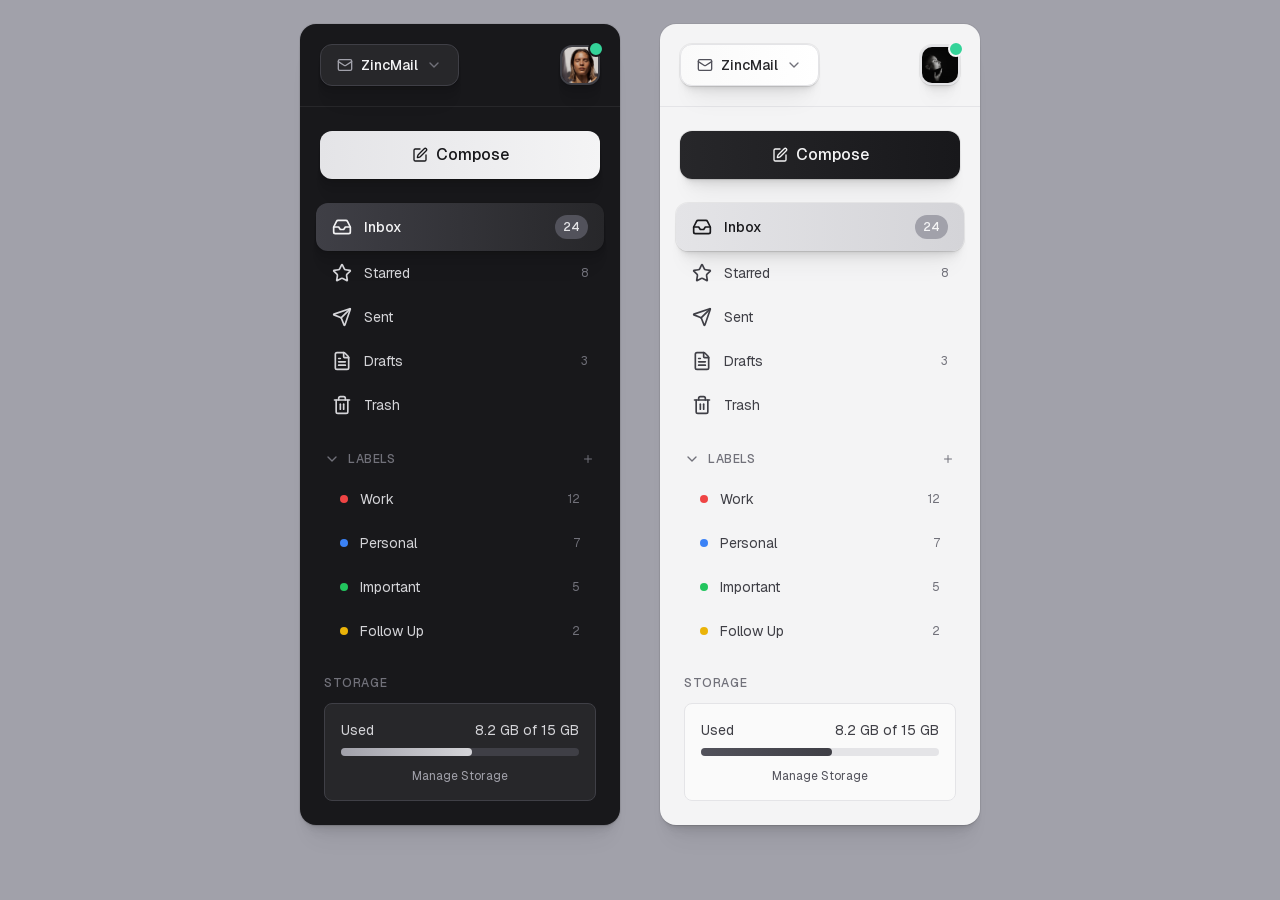
<file: design/components/sidebar/index.html>
<html class="h-full antialiased" lang="en"><head>
<meta charset="utf-8"/>
<meta content="width=device-width, initial-scale=1.0" name="viewport"/>
<title>ZincMail - Email Client</title>
<!-- Geist font -->
<link href="https://fonts.googleapis.com" rel="preconnect"/>
<link crossorigin="" href="https://fonts.gstatic.com" rel="preconnect"/>
<link href="assets/css2_cfb014fc4a22.css" rel="stylesheet"/>
<!-- TailwindCSS CDN + forms plugin -->
<script src="assets/resource_268acbdd63f7.js"></script>
<!-- Lucide Icons -->
<script src="assets/lucide_c4b77f01cf98.js"></script>
<style>
    :root { font-family: 'Geist', system-ui, sans-serif; }
    .sidebar { width: 320px; }
    @media (max-width: 768px) {
      .sidebar { width: 280px; }
    }
    @media (max-width: 640px) {
      .sidebar { width: 100%; max-width: 300px; }
    }
    .scroll-hide::-webkit-scrollbar { display: none; }
    .scroll-hide { -ms-overflow-style: none; scrollbar-width: none; }
    .beautiful-shadow {
      box-shadow: 0px 0px 0px 1px rgba(0,0,0,0.06), 0px 1px 1px -0.5px rgba(0,0,0,0.06), 0px 3px 3px -1.5px rgba(0,0,0,0.06), 0px 6px 6px -3px rgba(0,0,0,0.06), 0px 12px 12px -6px rgba(0,0,0,0.06), 0px 24px 24px -12px rgba(0,0,0,0.06);
    }
  </style>
<script src="assets/resource_3fa48481346f.js"></script>
<link href="assets/css2_e1e42836840d.css" rel="stylesheet"/>
<style>
      /* Custom font utilities */
      .font-geist { font-family: 'Geist', sans-serif !important; }
    </style>
<link href="assets/css2_62c26cc9a8fc.css" rel="stylesheet"/>
<link href="assets/css2_43933291f3a2.css" rel="stylesheet"/>
<style>
      /* Custom font utilities */
      .font-geist { font-family: 'Geist', sans-serif !important; }
    </style>
<style>
/* Scroll fallback - ensures native scroll works if JS scroll fails */
html {
    overflow-y: auto !important;
    overflow-x: hidden !important;
    height: auto !important;
    scroll-behavior: smooth !important;
}
body {
    overflow-y: auto !important;
    overflow-x: hidden !important;
    min-height: 100vh !important;
    opacity: 1 !important;
}
/* Fix fixed-position wrappers that block scroll (but preserve footer) */
body > div:first-child:not(footer):not([class*="footer"]),
.wrapper:not(footer),
main,
#__next,
#root,
#app {
    position: relative !important;
    overflow: visible !important;
    height: auto !important;
}
/* Restore footer to bottom of page flow instead of fixed */
footer, [class*="footer"], .footer-sticky {
    position: relative !important;
    bottom: auto !important;
    left: auto !important;
    right: auto !important;
    z-index: 1 !important;
}
/* Remove margin-bottom trick used with fixed footers */
.wrapper {
    margin-bottom: 0 !important;
}
</style></head>
<body class="min-h-screen flex flex-col sm:flex-row gap-6 sm:gap-10 items-start justify-center sm:p-6 bg-zinc-400 pt-4 pr-4 pb-4 pl-4">
<!-- Light sidebar (reversed colors) -->
<aside class="sidebar beautiful-shadow overflow-hidden bg-zinc-900 border-zinc-700 rounded-2xl">
<!-- Account header -->
<div class="flex items-center justify-between border-zinc-800 border-b pt-5 pr-5 pb-5 pl-5">
<button class="flex gap-2 beautiful-shadow hover:bg-zinc-800 transition-all text-sm font-medium bg-zinc-800 border-zinc-700 border rounded-xl pt-2.5 pr-4 pb-2.5 pl-4 items-center" id="accountBtn">
<svg class="lucide lucide-mail w-4 h-4 text-zinc-400" data-lucide="mail" fill="none" height="24" stroke="currentColor" stroke-linecap="round" stroke-linejoin="round" stroke-width="2" viewbox="0 0 24 24" width="24" xmlns="http://www.w3.org/2000/svg"><path d="m22 7-8.991 5.727a2 2 0 0 1-2.009 0L2 7"></path><rect height="16" rx="2" width="20" x="2" y="4"></rect></svg>
<span class="text-zinc-100">ZincMail</span>
<svg class="lucide lucide-chevron-down w-4 h-4 text-zinc-500" data-lucide="chevron-down" fill="none" height="24" stroke="currentColor" stroke-linecap="round" stroke-linejoin="round" stroke-width="2" viewbox="0 0 24 24" width="24" xmlns="http://www.w3.org/2000/svg"><path d="m6 9 6 6 6-6"></path></svg>
</button>
<div class="relative">
<img alt="Avatar" class="w-10 h-10 beautiful-shadow object-cover border-zinc-700 border-2 rounded-xl" src="assets/photo-1581182800629-7d90925ad0_a477d4304349.jpg"/>
<div class="absolute -top-1 -right-1 w-4 h-4 bg-emerald-400 rounded-full border-2 border-zinc-900"></div>
</div>
</div>
<!-- Account dropdown -->
<div class="mx-5 mt-2 rounded-xl bg-zinc-800 beautiful-shadow border border-zinc-700 p-5 text-sm hidden" id="accountMenu">
<div class="mb-4 pb-4 border-b border-zinc-700">
<p class="font-medium text-zinc-100">Sarah Chen</p>
<p class="text-zinc-400 text-xs mt-1">sarah.chen@company.com</p>
<div class="flex items-center gap-2 mt-2">
<div class="w-2 h-2 bg-emerald-400 rounded-full"></div>
<span class="text-xs text-zinc-400">Online</span>
</div>
</div>
<button class="flex items-center gap-3 w-full py-2.5 px-2 rounded-lg hover:bg-zinc-700 transition-colors">
<svg class="lucide lucide-mail w-4 h-4 text-zinc-400" data-lucide="mail" fill="none" height="24" stroke="currentColor" stroke-linecap="round" stroke-linejoin="round" stroke-width="2" viewbox="0 0 24 24" width="24" xmlns="http://www.w3.org/2000/svg"><path d="m22 7-8.991 5.727a2 2 0 0 1-2.009 0L2 7"></path><rect height="16" rx="2" width="20" x="2" y="4"></rect></svg>
<span class="font-medium text-zinc-200">sarah.chen@company.com</span>
<svg class="lucide lucide-check w-4 h-4 ml-auto text-emerald-400" data-lucide="check" fill="none" height="24" stroke="currentColor" stroke-linecap="round" stroke-linejoin="round" stroke-width="2" viewbox="0 0 24 24" width="24" xmlns="http://www.w3.org/2000/svg"><path d="M20 6 9 17l-5-5"></path></svg>
</button>
<button class="flex items-center gap-3 w-full py-2.5 px-2 rounded-lg hover:bg-zinc-700 transition-colors">
<svg class="lucide lucide-mail w-4 h-4 text-blue-400" data-lucide="mail" fill="none" height="24" stroke="currentColor" stroke-linecap="round" stroke-linejoin="round" stroke-width="2" viewbox="0 0 24 24" width="24" xmlns="http://www.w3.org/2000/svg"><path d="m22 7-8.991 5.727a2 2 0 0 1-2.009 0L2 7"></path><rect height="16" rx="2" width="20" x="2" y="4"></rect></svg>
<span class="text-zinc-300">personal@gmail.com</span>
</button>
<hr class="my-4 border-zinc-700"/>
<button class="flex items-center gap-3 w-full py-2.5 px-2 rounded-lg hover:bg-zinc-700 transition-colors text-zinc-300">
<svg class="lucide lucide-settings w-4 h-4" data-lucide="settings" fill="none" height="24" stroke="currentColor" stroke-linecap="round" stroke-linejoin="round" stroke-width="2" viewbox="0 0 24 24" width="24" xmlns="http://www.w3.org/2000/svg"><path d="M12.22 2h-.44a2 2 0 0 0-2 2v.18a2 2 0 0 1-1 1.73l-.43.25a2 2 0 0 1-2 0l-.15-.08a2 2 0 0 0-2.73.73l-.22.38a2 2 0 0 0 .73 2.73l.15.1a2 2 0 0 1 1 1.72v.51a2 2 0 0 1-1 1.74l-.15.09a2 2 0 0 0-.73 2.73l.22.38a2 2 0 0 0 2.73.73l.15-.08a2 2 0 0 1 2 0l.43.25a2 2 0 0 1 1 1.73V20a2 2 0 0 0 2 2h.44a2 2 0 0 0 2-2v-.18a2 2 0 0 1 1-1.73l.43-.25a2 2 0 0 1 2 0l.15.08a2 2 0 0 0 2.73-.73l.22-.39a2 2 0 0 0-.73-2.73l-.15-.08a2 2 0 0 1-1-1.74v-.5a2 2 0 0 1 1-1.74l.15-.09a2 2 0 0 0 .73-2.73l-.22-.38a2 2 0 0 0-2.73-.73l-.15.08a2 2 0 0 1-2 0l-.43-.25a2 2 0 0 1-1-1.73V4a2 2 0 0 0-2-2z"></path><circle cx="12" cy="12" r="3"></circle></svg> Settings
    </button>
<button class="flex items-center gap-3 w-full py-2.5 px-2 rounded-lg hover:bg-zinc-700 transition-colors text-red-400">
<svg class="lucide lucide-log-out w-4 h-4" data-lucide="log-out" fill="none" height="24" stroke="currentColor" stroke-linecap="round" stroke-linejoin="round" stroke-width="2" viewbox="0 0 24 24" width="24" xmlns="http://www.w3.org/2000/svg"><path d="m16 17 5-5-5-5"></path><path d="M21 12H9"></path><path d="M9 21H5a2 2 0 0 1-2-2V5a2 2 0 0 1 2-2h4"></path></svg> Sign Out
    </button>
</div>
<!-- Compose button -->
<div class="px-5 pt-6">
<button class="w-full flex items-center justify-center gap-2 bg-gradient-to-r from-zinc-200 to-zinc-100 text-zinc-900 rounded-xl pt-3 pr-4 pb-3 pl-4 font-medium hover:from-zinc-100 hover:to-zinc-50 transition-all beautiful-shadow">
<svg class="lucide lucide-edit w-4 h-4" data-lucide="edit" fill="none" height="24" stroke="currentColor" stroke-linecap="round" stroke-linejoin="round" stroke-width="2" viewbox="0 0 24 24" width="24" xmlns="http://www.w3.org/2000/svg"><path d="M12 3H5a2 2 0 0 0-2 2v14a2 2 0 0 0 2 2h14a2 2 0 0 0 2-2v-7"></path><path d="M18.375 2.625a1 1 0 0 1 3 3l-9.013 9.014a2 2 0 0 1-.853.505l-2.873.84a.5.5 0 0 1-.62-.62l.84-2.873a2 2 0 0 1 .506-.852z"></path></svg>
      Compose
    </button>
</div>
<!-- Navigation -->
<nav class="select-none text-sm pt-6 pr-2 pl-2">
<a class="flex items-center gap-3 px-4 py-3 mx-2 bg-gradient-to-r from-zinc-700 to-zinc-800 text-zinc-100 rounded-xl beautiful-shadow" href="#">
<svg class="lucide lucide-inbox w-5 h-5" data-lucide="inbox" fill="none" height="24" stroke="currentColor" stroke-linecap="round" stroke-linejoin="round" stroke-width="2" viewbox="0 0 24 24" width="24" xmlns="http://www.w3.org/2000/svg"><polyline points="22 12 16 12 14 15 10 15 8 12 2 12"></polyline><path d="M5.45 5.11 2 12v6a2 2 0 0 0 2 2h16a2 2 0 0 0 2-2v-6l-3.45-6.89A2 2 0 0 0 16.76 4H7.24a2 2 0 0 0-1.79 1.11z"></path></svg>
<span class="font-medium">Inbox</span>
<span class="ml-auto bg-zinc-600 text-zinc-200 text-xs px-2 py-1 rounded-full font-medium">24</span>
</a>
<a class="flex items-center gap-3 px-4 py-3 mx-2 text-zinc-300 hover:bg-zinc-800 hover:text-zinc-100 rounded-xl transition-colors" href="#">
<svg class="lucide lucide-star w-5 h-5" data-lucide="star" fill="none" height="24" stroke="currentColor" stroke-linecap="round" stroke-linejoin="round" stroke-width="2" viewbox="0 0 24 24" width="24" xmlns="http://www.w3.org/2000/svg"><path d="M11.525 2.295a.53.53 0 0 1 .95 0l2.31 4.679a2.123 2.123 0 0 0 1.595 1.16l5.166.756a.53.53 0 0 1 .294.904l-3.736 3.638a2.123 2.123 0 0 0-.611 1.878l.882 5.14a.53.53 0 0 1-.771.56l-4.618-2.428a2.122 2.122 0 0 0-1.973 0L6.396 21.01a.53.53 0 0 1-.77-.56l.881-5.139a2.122 2.122 0 0 0-.611-1.879L2.16 9.795a.53.53 0 0 1 .294-.906l5.165-.755a2.122 2.122 0 0 0 1.597-1.16z"></path></svg>
      Starred
      <span class="ml-auto text-xs text-zinc-500">8</span>
</a>
<a class="flex items-center gap-3 px-4 py-3 mx-2 text-zinc-300 hover:bg-zinc-800 hover:text-zinc-100 rounded-xl transition-colors" href="#">
<svg class="lucide lucide-send w-5 h-5" data-lucide="send" fill="none" height="24" stroke="currentColor" stroke-linecap="round" stroke-linejoin="round" stroke-width="2" viewbox="0 0 24 24" width="24" xmlns="http://www.w3.org/2000/svg"><path d="M14.536 21.686a.5.5 0 0 0 .937-.024l6.5-19a.496.496 0 0 0-.635-.635l-19 6.5a.5.5 0 0 0-.024.937l7.93 3.18a2 2 0 0 1 1.112 1.11z"></path><path d="m21.854 2.147-10.94 10.939"></path></svg>
      Sent
    </a>
<a class="flex items-center gap-3 px-4 py-3 mx-2 text-zinc-300 hover:bg-zinc-800 hover:text-zinc-100 rounded-xl transition-colors" href="#">
<svg class="lucide lucide-file-text w-5 h-5" data-lucide="file-text" fill="none" height="24" stroke="currentColor" stroke-linecap="round" stroke-linejoin="round" stroke-width="2" viewbox="0 0 24 24" width="24" xmlns="http://www.w3.org/2000/svg"><path d="M15 2H6a2 2 0 0 0-2 2v16a2 2 0 0 0 2 2h12a2 2 0 0 0 2-2V7Z"></path><path d="M14 2v4a2 2 0 0 0 2 2h4"></path><path d="M10 9H8"></path><path d="M16 13H8"></path><path d="M16 17H8"></path></svg>
      Drafts
      <span class="ml-auto text-xs text-zinc-500">3</span>
</a>
<a class="flex items-center gap-3 px-4 py-3 mx-2 text-zinc-300 hover:bg-zinc-800 hover:text-zinc-100 rounded-xl transition-colors" href="#">
<svg class="lucide lucide-trash-2 w-5 h-5" data-lucide="trash-2" fill="none" height="24" stroke="currentColor" stroke-linecap="round" stroke-linejoin="round" stroke-width="2" viewbox="0 0 24 24" width="24" xmlns="http://www.w3.org/2000/svg"><path d="M3 6h18"></path><path d="M19 6v14c0 1-1 2-2 2H7c-1 0-2-1-2-2V6"></path><path d="M8 6V4c0-1 1-2 2-2h4c1 0 2 1 2 2v2"></path><line x1="10" x2="10" y1="11" y2="17"></line><line x1="14" x2="14" y1="11" y2="17"></line></svg>
      Trash
    </a>
<!-- Labels -->
<div class="px-4 mt-6">
<button class="flex items-center gap-2 w-full text-zinc-500 uppercase text-xs tracking-wider font-medium mb-3" id="labelsToggle">
<svg class="lucide lucide-chevron-down w-4 h-4 transition-transform" data-lucide="chevron-down" fill="none" height="24" stroke="currentColor" stroke-linecap="round" stroke-linejoin="round" stroke-width="2" viewbox="0 0 24 24" width="24" xmlns="http://www.w3.org/2000/svg"><path d="m6 9 6 6 6-6"></path></svg>
        Labels
        <svg class="lucide lucide-plus w-4 h-4 ml-auto hover:bg-zinc-800 rounded p-0.5 transition-colors" data-lucide="plus" fill="none" height="24" stroke="currentColor" stroke-linecap="round" stroke-linejoin="round" stroke-width="2" viewbox="0 0 24 24" width="24" xmlns="http://www.w3.org/2000/svg"><path d="M5 12h14"></path><path d="M12 5v14"></path></svg>
</button>
<div class="space-y-1" id="labelsList">
<button class="flex items-center gap-3 w-full px-4 py-2.5 text-zinc-300 hover:bg-zinc-800 hover:text-zinc-100 rounded-xl transition-colors">
<span class="w-2 h-2 rounded-full bg-red-500"></span>
<span>Work</span>
<span class="ml-auto text-xs text-zinc-500">12</span>
</button>
<button class="flex items-center gap-3 w-full px-4 py-2.5 text-zinc-300 hover:bg-zinc-800 hover:text-zinc-100 rounded-xl transition-colors">
<span class="w-2 h-2 rounded-full bg-blue-500"></span>
<span>Personal</span>
<span class="ml-auto text-xs text-zinc-500">7</span>
</button>
<button class="flex items-center gap-3 w-full px-4 py-2.5 text-zinc-300 hover:bg-zinc-800 hover:text-zinc-100 rounded-xl transition-colors">
<span class="w-2 h-2 rounded-full bg-green-500"></span>
<span>Important</span>
<span class="ml-auto text-xs text-zinc-500">5</span>
</button>
<button class="flex items-center gap-3 w-full px-4 py-2.5 text-zinc-300 hover:bg-zinc-800 hover:text-zinc-100 rounded-xl transition-colors">
<span class="w-2 h-2 rounded-full bg-yellow-500"></span>
<span>Follow Up</span>
<span class="ml-auto text-xs text-zinc-500">2</span>
</button>
</div>
</div>
<!-- Storage -->
<div class="px-4 mt-6 pb-6">
<p class="text-zinc-500 uppercase text-xs tracking-wider font-medium mb-3">Storage</p>
<div class="bg-zinc-800 rounded-lg p-4 border border-zinc-700">
<div class="flex items-center justify-between mb-2">
<span class="text-zinc-300 text-sm">Used</span>
<span class="text-zinc-300 text-sm">8.2 GB of 15 GB</span>
</div>
<div class="w-full bg-zinc-700 rounded-full h-2">
<div class="bg-gradient-to-r from-zinc-400 to-zinc-300 h-2 rounded-full" style="width: 55%"></div>
</div>
<button class="w-full mt-3 text-xs text-zinc-400 hover:text-zinc-300 transition-colors">
          Manage Storage
        </button>
</div>
</div>
</nav>
</aside>
<!-- Dark sidebar (normal colors) -->
<aside class="sidebar beautiful-shadow overflow-hidden bg-zinc-100 border-zinc-200 rounded-2xl">
<!-- Account header -->
<div class="flex items-center justify-between border-zinc-200 border-b pt-5 pr-5 pb-5 pl-5">
<button class="flex items-center gap-2 beautiful-shadow hover:shadow-md transition-all text-sm font-medium bg-gradient-to-r from-zinc-50 to-white border-zinc-200 border rounded-xl pt-2.5 pr-4 pb-2.5 pl-4">
<svg class="lucide lucide-mail w-4 h-4 text-zinc-600" data-lucide="mail" fill="none" height="24" stroke="currentColor" stroke-linecap="round" stroke-linejoin="round" stroke-width="2" viewbox="0 0 24 24" width="24" xmlns="http://www.w3.org/2000/svg"><path d="m22 7-8.991 5.727a2 2 0 0 1-2.009 0L2 7"></path><rect height="16" rx="2" width="20" x="2" y="4"></rect></svg>
<span class="text-zinc-800">ZincMail</span>
<svg class="lucide lucide-chevron-down w-4 h-4 text-zinc-500" data-lucide="chevron-down" fill="none" height="24" stroke="currentColor" stroke-linecap="round" stroke-linejoin="round" stroke-width="2" viewbox="0 0 24 24" width="24" xmlns="http://www.w3.org/2000/svg"><path d="m6 9 6 6 6-6"></path></svg>
</button>
<div class="relative">
<img alt="Avatar" class="w-10 h-10 beautiful-shadow object-cover border-zinc-200 border-2 rounded-xl" src="assets/photo-1510582029005-689cfc56b4_daeec4072d38.jpg"/>
<div class="absolute -top-1 -right-1 w-4 h-4 bg-emerald-400 rounded-full border-2 border-zinc-100"></div>
</div>
</div>
<!-- Compose button -->
<div class="px-5 pt-6">
<button class="w-full flex items-center justify-center gap-2 bg-gradient-to-r from-zinc-800 to-zinc-900 text-zinc-100 rounded-xl pt-3 pr-4 pb-3 pl-4 font-medium hover:from-zinc-900 hover:to-zinc-800 transition-all beautiful-shadow">
<svg class="lucide lucide-edit w-4 h-4" data-lucide="edit" fill="none" height="24" stroke="currentColor" stroke-linecap="round" stroke-linejoin="round" stroke-width="2" viewbox="0 0 24 24" width="24" xmlns="http://www.w3.org/2000/svg"><path d="M12 3H5a2 2 0 0 0-2 2v14a2 2 0 0 0 2 2h14a2 2 0 0 0 2-2v-7"></path><path d="M18.375 2.625a1 1 0 0 1 3 3l-9.013 9.014a2 2 0 0 1-.853.505l-2.873.84a.5.5 0 0 1-.62-.62l.84-2.873a2 2 0 0 1 .506-.852z"></path></svg>
      Compose
    </button>
</div>
<!-- Navigation -->
<nav class="select-none text-sm pt-6 pr-2 pl-2">
<a class="flex items-center gap-3 px-4 py-3 mx-2 bg-gradient-to-r from-zinc-200 to-zinc-300 text-zinc-900 rounded-xl beautiful-shadow" href="#">
<svg class="lucide lucide-inbox w-5 h-5" data-lucide="inbox" fill="none" height="24" stroke="currentColor" stroke-linecap="round" stroke-linejoin="round" stroke-width="2" viewbox="0 0 24 24" width="24" xmlns="http://www.w3.org/2000/svg"><polyline points="22 12 16 12 14 15 10 15 8 12 2 12"></polyline><path d="M5.45 5.11 2 12v6a2 2 0 0 0 2 2h16a2 2 0 0 0 2-2v-6l-3.45-6.89A2 2 0 0 0 16.76 4H7.24a2 2 0 0 0-1.79 1.11z"></path></svg>
<span class="font-medium">Inbox</span>
<span class="ml-auto bg-zinc-400 text-zinc-100 text-xs px-2 py-1 rounded-full font-medium">24</span>
</a>
<a class="flex items-center gap-3 px-4 py-3 mx-2 text-zinc-700 hover:bg-zinc-200 hover:text-zinc-900 rounded-xl transition-colors" href="#">
<svg class="lucide lucide-star w-5 h-5" data-lucide="star" fill="none" height="24" stroke="currentColor" stroke-linecap="round" stroke-linejoin="round" stroke-width="2" viewbox="0 0 24 24" width="24" xmlns="http://www.w3.org/2000/svg"><path d="M11.525 2.295a.53.53 0 0 1 .95 0l2.31 4.679a2.123 2.123 0 0 0 1.595 1.16l5.166.756a.53.53 0 0 1 .294.904l-3.736 3.638a2.123 2.123 0 0 0-.611 1.878l.882 5.14a.53.53 0 0 1-.771.56l-4.618-2.428a2.122 2.122 0 0 0-1.973 0L6.396 21.01a.53.53 0 0 1-.77-.56l.881-5.139a2.122 2.122 0 0 0-.611-1.879L2.16 9.795a.53.53 0 0 1 .294-.906l5.165-.755a2.122 2.122 0 0 0 1.597-1.16z"></path></svg>
      Starred
      <span class="ml-auto text-xs text-zinc-500">8</span>
</a>
<a class="flex items-center gap-3 px-4 py-3 mx-2 text-zinc-700 hover:bg-zinc-200 hover:text-zinc-900 rounded-xl transition-colors" href="#">
<svg class="lucide lucide-send w-5 h-5" data-lucide="send" fill="none" height="24" stroke="currentColor" stroke-linecap="round" stroke-linejoin="round" stroke-width="2" viewbox="0 0 24 24" width="24" xmlns="http://www.w3.org/2000/svg"><path d="M14.536 21.686a.5.5 0 0 0 .937-.024l6.5-19a.496.496 0 0 0-.635-.635l-19 6.5a.5.5 0 0 0-.024.937l7.93 3.18a2 2 0 0 1 1.112 1.11z"></path><path d="m21.854 2.147-10.94 10.939"></path></svg>
      Sent
    </a>
<a class="flex items-center gap-3 px-4 py-3 mx-2 text-zinc-700 hover:bg-zinc-200 hover:text-zinc-900 rounded-xl transition-colors" href="#">
<svg class="lucide lucide-file-text w-5 h-5" data-lucide="file-text" fill="none" height="24" stroke="currentColor" stroke-linecap="round" stroke-linejoin="round" stroke-width="2" viewbox="0 0 24 24" width="24" xmlns="http://www.w3.org/2000/svg"><path d="M15 2H6a2 2 0 0 0-2 2v16a2 2 0 0 0 2 2h12a2 2 0 0 0 2-2V7Z"></path><path d="M14 2v4a2 2 0 0 0 2 2h4"></path><path d="M10 9H8"></path><path d="M16 13H8"></path><path d="M16 17H8"></path></svg>
      Drafts
      <span class="ml-auto text-xs text-zinc-500">3</span>
</a>
<a class="flex items-center gap-3 px-4 py-3 mx-2 text-zinc-700 hover:bg-zinc-200 hover:text-zinc-900 rounded-xl transition-colors" href="#">
<svg class="lucide lucide-trash-2 w-5 h-5" data-lucide="trash-2" fill="none" height="24" stroke="currentColor" stroke-linecap="round" stroke-linejoin="round" stroke-width="2" viewbox="0 0 24 24" width="24" xmlns="http://www.w3.org/2000/svg"><path d="M3 6h18"></path><path d="M19 6v14c0 1-1 2-2 2H7c-1 0-2-1-2-2V6"></path><path d="M8 6V4c0-1 1-2 2-2h4c1 0 2 1 2 2v2"></path><line x1="10" x2="10" y1="11" y2="17"></line><line x1="14" x2="14" y1="11" y2="17"></line></svg>
      Trash
    </a>
<!-- Labels -->
<div class="px-4 mt-6">
<button class="flex items-center gap-2 w-full text-zinc-500 uppercase text-xs tracking-wider font-medium mb-3">
<svg class="lucide lucide-chevron-down w-4 h-4 transition-transform" data-lucide="chevron-down" fill="none" height="24" stroke="currentColor" stroke-linecap="round" stroke-linejoin="round" stroke-width="2" viewbox="0 0 24 24" width="24" xmlns="http://www.w3.org/2000/svg"><path d="m6 9 6 6 6-6"></path></svg>
        Labels
        <svg class="lucide lucide-plus w-4 h-4 ml-auto hover:bg-zinc-200 rounded p-0.5 transition-colors" data-lucide="plus" fill="none" height="24" stroke="currentColor" stroke-linecap="round" stroke-linejoin="round" stroke-width="2" viewbox="0 0 24 24" width="24" xmlns="http://www.w3.org/2000/svg"><path d="M5 12h14"></path><path d="M12 5v14"></path></svg>
</button>
<div class="space-y-1">
<button class="flex items-center gap-3 w-full px-4 py-2.5 text-zinc-700 hover:bg-zinc-200 hover:text-zinc-900 rounded-xl transition-colors">
<span class="w-2 h-2 rounded-full bg-red-500"></span>
<span>Work</span>
<span class="ml-auto text-xs text-zinc-500">12</span>
</button>
<button class="flex items-center gap-3 w-full px-4 py-2.5 text-zinc-700 hover:bg-zinc-200 hover:text-zinc-900 rounded-xl transition-colors">
<span class="w-2 h-2 rounded-full bg-blue-500"></span>
<span>Personal</span>
<span class="ml-auto text-xs text-zinc-500">7</span>
</button>
<button class="flex items-center gap-3 w-full px-4 py-2.5 text-zinc-700 hover:bg-zinc-200 hover:text-zinc-900 rounded-xl transition-colors">
<span class="w-2 h-2 rounded-full bg-green-500"></span>
<span>Important</span>
<span class="ml-auto text-xs text-zinc-500">5</span>
</button>
<button class="flex items-center gap-3 w-full px-4 py-2.5 text-zinc-700 hover:bg-zinc-200 hover:text-zinc-900 rounded-xl transition-colors">
<span class="w-2 h-2 rounded-full bg-yellow-500"></span>
<span>Follow Up</span>
<span class="ml-auto text-xs text-zinc-500">2</span>
</button>
</div>
</div>
<!-- Storage -->
<div class="px-4 mt-6 pb-6">
<p class="text-zinc-500 uppercase text-xs tracking-wider font-medium mb-3">Storage</p>
<div class="bg-zinc-50 rounded-lg p-4 border border-zinc-200">
<div class="flex items-center justify-between mb-2">
<span class="text-zinc-700 text-sm">Used</span>
<span class="text-zinc-700 text-sm">8.2 GB of 15 GB</span>
</div>
<div class="w-full bg-zinc-200 rounded-full h-2">
<div class="bg-gradient-to-r from-zinc-600 to-zinc-700 h-2 rounded-full" style="width: 55%"></div>
</div>
<button class="w-full mt-3 text-xs text-zinc-600 hover:text-zinc-700 transition-colors">
          Manage Storage
        </button>
</div>
</div>
</nav>
</aside>
<script>
  // Initialize Lucide icons
  lucide.createIcons();

  // Account dropdown functionality
  const accountBtn = document.getElementById('accountBtn');
  const accountMenu = document.getElementById('accountMenu');
  
  if (accountBtn && accountMenu) {
    accountBtn.addEventListener('click', () => {
      accountMenu.classList.toggle('hidden');
    });

    // Close dropdown when clicking outside
    document.addEventListener('click', (e) => {
      if (!accountBtn.contains(e.target) && !accountMenu.contains(e.target)) {
        accountMenu.classList.add('hidden');
      }
    });
  }

  // Labels toggle functionality
  const labelsToggle = document.getElementById('labelsToggle');
  const labelsList = document.getElementById('labelsList');
  
  if (labelsToggle && labelsList) {
    labelsToggle.addEventListener('click', () => {
      labelsList.classList.toggle('hidden');
      const chevron = labelsToggle.querySelector('.lucide-chevron-down');
      if (chevron) {
        chevron.style.transform = labelsList.classList.contains('hidden') ? 'rotate(-90deg)' : 'rotate(0deg)';
      }
    });
  }
</script>
<script data-img-fallback-handler="">!function(){var f=["https://hoirqrkdgbmvpwutwuwj.supabase.co/storage/v1/object/public/assets/assets/917d6f93-fb36-439a-8c48-884b67b35381_1600w.jpg","https://hoirqrkdgbmvpwutwuwj.supabase.co/storage/v1/object/public/assets/assets/4734259a-bad7-422f-981e-ce01e79184f2_1600w.jpg","https://hoirqrkdgbmvpwutwuwj.supabase.co/storage/v1/object/public/assets/assets/c543a9e1-f226-4ced-80b0-feb8445a75b9_1600w.jpg","https://hoirqrkdgbmvpwutwuwj.supabase.co/storage/v1/object/public/assets/assets/5bab247f-35d9-400d-a82b-fd87cfe913d2_1600w.webp","https://hoirqrkdgbmvpwutwuwj.supabase.co/storage/v1/object/public/assets/assets/30104e3c-5eea-4b93-93e9-5313698a7156_1600w.webp"],h=new Set;function g(s){for(var x=0,i=0;i<s.length;i++)x=(x<<5)-x+s.charCodeAt(i)|0;return f[Math.abs(x)%f.length]}function r(t){var s=t.src;if(s&&!h.has(s)){h.add(s);t.src=g(s)}}window.addEventListener("error",function(e){var t=e.target;if(t&&t.tagName==="IMG")r(t)},!0);function c(){document.querySelectorAll("img").forEach(function(i){if(i.complete&&!i.naturalWidth&&i.src)r(i)})}if(document.readyState==="loading")document.addEventListener("DOMContentLoaded",c);else c()}()</script></body></html>
</file>
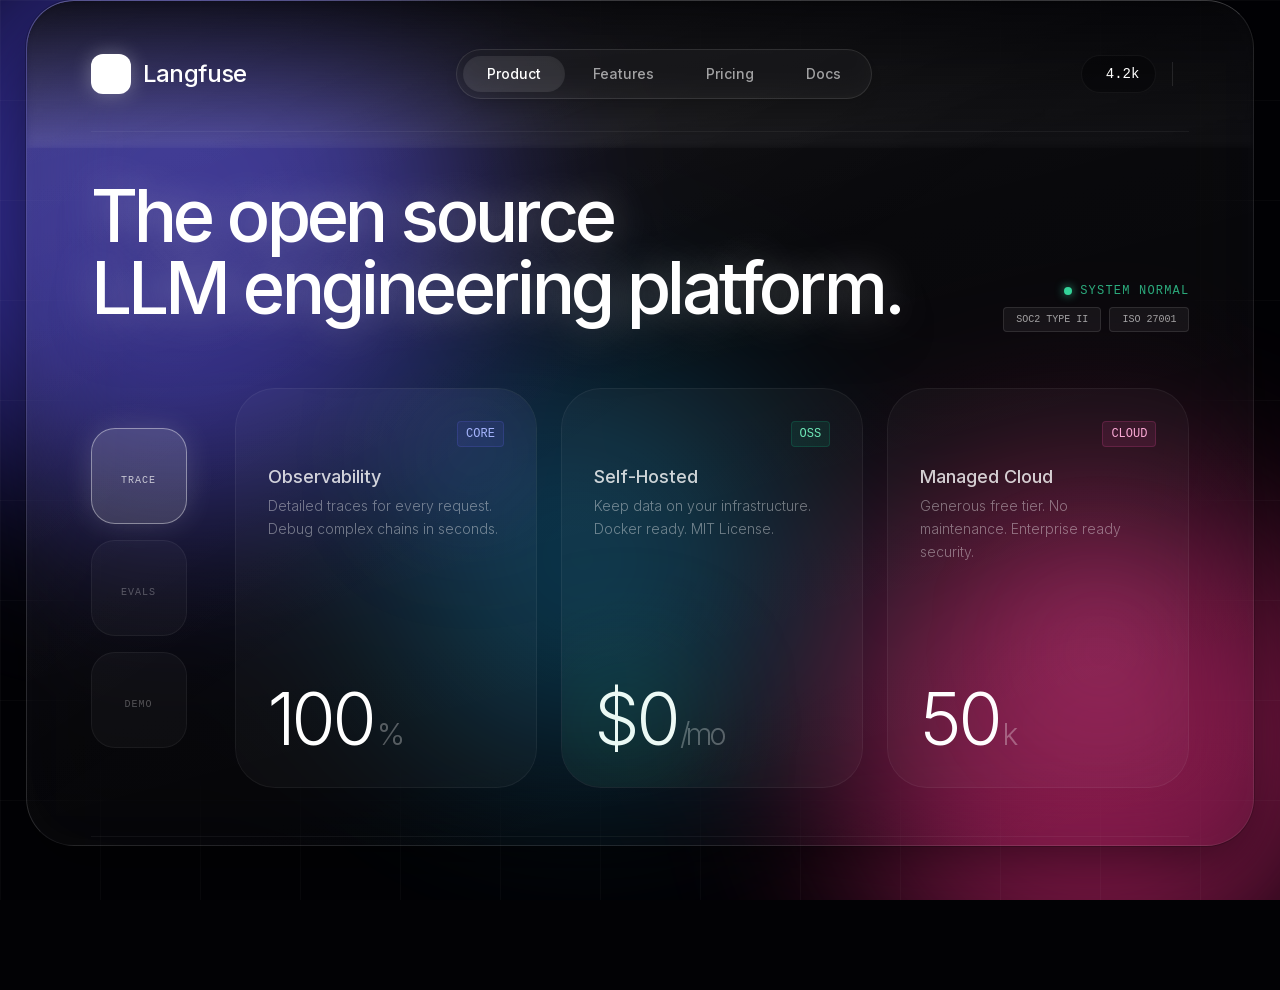
<file: design/DS/open-source-llm-10.aura.build/index.html>
<html lang="en"><head>
<script id="aura-supabase-token-firewall">(function () {
  if (window.__AURA_SUPABASE_FIREWALL__) return;
  window.__AURA_SUPABASE_FIREWALL__ = true;

  var SUPABASE_HOST = "hoirqrkdgbmvpwutwuwj.supabase.co";
  var BLOCKED_KEY_PATTERNS = [
    /^sb-[a-z0-9-]+-auth-token$/i,
    /^supabase\.auth\.token$/i
  ];

  function isBlockedStorageKey(key) {
    if (typeof key !== "string") return false;
    for (var i = 0; i < BLOCKED_KEY_PATTERNS.length; i++) {
      if (BLOCKED_KEY_PATTERNS[i].test(key)) return true;
    }
    return false;
  }

  function toAbsoluteUrl(input) {
    try {
      return new URL(input, window.location.href);
    } catch {
      return null;
    }
  }

  function isSupabaseDestination(input) {
    var parsed = toAbsoluteUrl(input);
    if (!parsed) return false;
    if (SUPABASE_HOST && parsed.host === SUPABASE_HOST) return true;
    return parsed.host.endsWith(".supabase.co");
  }

  function pathLooksSensitive(input) {
    var parsed = toAbsoluteUrl(input);
    if (!parsed) return false;
    return /^\/(auth|rest|functions)\/v1\//.test(parsed.pathname || "");
  }

  function headersContainAuth(headersLike) {
    if (!headersLike) return false;

    try {
      if (typeof Headers !== "undefined" && headersLike instanceof Headers) {
        return !!(headersLike.get("authorization") || headersLike.get("apikey"));
      }
    } catch {}

    if (Array.isArray(headersLike)) {
      for (var i = 0; i < headersLike.length; i++) {
        var pair = headersLike[i] || [];
        var name = String(pair[0] || "").toLowerCase();
        if (name === "authorization" || name === "apikey") return true;
      }
      return false;
    }

    if (typeof headersLike === "object") {
      var keys = Object.keys(headersLike);
      for (var j = 0; j < keys.length; j++) {
        var k = keys[j].toLowerCase();
        if (k === "authorization" || k === "apikey") return true;
      }
    }
    return false;
  }

  function requestLooksSensitive(input, init, extraHeaders) {
    var url = "";
    try {
      if (typeof input === "string") {
        url = input;
      } else if (input && typeof input.url === "string") {
        url = input.url;
      }
    } catch {}

    var headers =
      (init && init.headers) ||
      (input && input.headers) ||
      extraHeaders ||
      null;
    var hasAuthHeaders = headersContainAuth(headers);
    if (hasAuthHeaders) return true;

    if (!url) return false;
    if (isSupabaseDestination(url) && pathLooksSensitive(url)) return true;
    return false;
  }

  function patchStorage(storage, storageName) {
    if (!storage) return;
    var proto = Object.getPrototypeOf(storage);
    if (!proto || proto.__auraSupabaseFirewallPatched) return;

    var rawGetItem = proto.getItem;
    var rawSetItem = proto.setItem;
    var rawRemoveItem = proto.removeItem;
    var rawKey = proto.key;
    var rawLengthDescriptor = Object.getOwnPropertyDescriptor(proto, "length");
    var rawLengthGet = rawLengthDescriptor && rawLengthDescriptor.get;

    function getRawLength(instance) {
      try {
        if (rawLengthGet) return Number(rawLengthGet.call(instance) || 0);
      } catch {}
      try {
        return Number(instance.length || 0);
      } catch {}
      return 0;
    }

    function getVisibleKeys(instance) {
      var visible = [];
      var total = getRawLength(instance);
      for (var i = 0; i < total; i++) {
        var currentKey = rawKey.call(instance, i);
        if (currentKey && !isBlockedStorageKey(currentKey)) {
          visible.push(currentKey);
        }
      }
      return visible;
    }

    function maskBlockedKeyProperty(instance, keyName) {
      if (!keyName || !isBlockedStorageKey(keyName)) return;
      try {
        Object.defineProperty(instance, keyName, {
          configurable: true,
          enumerable: false,
          get: function () {
            return null;
          },
          set: function () {
            return true;
          }
        });
      } catch {}
    }

    function syncBlockedKeyProperties(instance) {
      var total = getRawLength(instance);
      for (var i = 0; i < total; i++) {
        var k = rawKey.call(instance, i);
        if (k) maskBlockedKeyProperty(instance, k);
      }
    }

    proto.getItem = function (key) {
      syncBlockedKeyProperties(this);
      if (isBlockedStorageKey(String(key))) return null;
      return rawGetItem.call(this, key);
    };

    proto.setItem = function (key, value) {
      if (isBlockedStorageKey(String(key))) return;
      return rawSetItem.call(this, key, value);
    };

    proto.removeItem = function (key) {
      if (isBlockedStorageKey(String(key))) return;
      return rawRemoveItem.call(this, key);
    };

    proto.key = function (index) {
      syncBlockedKeyProperties(this);
      var visible = getVisibleKeys(this);
      return visible[index] || null;
    };

    try {
      Object.defineProperty(proto, "length", {
        configurable: true,
        enumerable: false,
        get: function () {
          syncBlockedKeyProperties(this);
          return getVisibleKeys(this).length;
        }
      });
    } catch {}

    var proxyStorage = null;
    try {
      proxyStorage = new Proxy(storage, {
        get: function (target, prop) {
          if (typeof prop === "string" && isBlockedStorageKey(prop)) return null;
          if (prop === "length") return getVisibleKeys(target).length;
          if (prop === "key") {
            return function (index) {
              var visible = getVisibleKeys(target);
              return visible[index] || null;
            };
          }

          var value = target[prop];
          if (typeof value === "function") return value.bind(target);
          return value;
        },
        set: function (target, prop, value) {
          if (typeof prop === "string" && isBlockedStorageKey(prop)) return true;
          target[prop] = value;
          return true;
        },
        has: function (target, prop) {
          if (typeof prop === "string" && isBlockedStorageKey(prop)) return false;
          return prop in target;
        },
        ownKeys: function (target) {
          return getVisibleKeys(target);
        },
        getOwnPropertyDescriptor: function (target, prop) {
          if (typeof prop === "string" && isBlockedStorageKey(prop)) {
            return undefined;
          }
          if (prop === "length") {
            return {
              configurable: true,
              enumerable: false,
              value: getVisibleKeys(target).length,
              writable: false
            };
          }
          return Object.getOwnPropertyDescriptor(target, prop);
        }
      });
    } catch {}

    try {
      if (proxyStorage) {
        Object.defineProperty(window, storageName, {
          configurable: true,
          enumerable: true,
          get: function () {
            return proxyStorage;
          }
        });
      }
    } catch {}

    syncBlockedKeyProperties(storage);
    proto.__auraSupabaseFirewallPatched = true;
  }

  function patchCookieAccess() {
    try {
      var cookieDescriptor = Object.getOwnPropertyDescriptor(Document.prototype, "cookie");
      if (!cookieDescriptor || !cookieDescriptor.configurable) return;

      Object.defineProperty(document, "cookie", {
        configurable: true,
        enumerable: false,
        get: function () {
          return "";
        },
        set: function () {
          return true;
        }
      });
    } catch {}
  }

  function patchFetch() {
    if (typeof window.fetch !== "function") return;
    var rawFetch = window.fetch.bind(window);
    window.fetch = function (input, init) {
      if (requestLooksSensitive(input, init, null)) {
        return Promise.reject(new Error("Blocked by Aura security policy"));
      }
      return rawFetch(input, init);
    };
  }

  function patchXHR() {
    if (typeof XMLHttpRequest === "undefined") return;
    var rawOpen = XMLHttpRequest.prototype.open;
    var rawSetHeader = XMLHttpRequest.prototype.setRequestHeader;
    var rawSend = XMLHttpRequest.prototype.send;

    XMLHttpRequest.prototype.open = function (method, url) {
      this.__auraRequestUrl = String(url || "");
      this.__auraHeaders = {};
      return rawOpen.apply(this, arguments);
    };

    XMLHttpRequest.prototype.setRequestHeader = function (name, value) {
      if (!this.__auraHeaders) this.__auraHeaders = {};
      this.__auraHeaders[String(name || "").toLowerCase()] = String(value || "");
      return rawSetHeader.apply(this, arguments);
    };

    XMLHttpRequest.prototype.send = function () {
      if (requestLooksSensitive(this.__auraRequestUrl || "", null, this.__auraHeaders || null)) {
        throw new Error("Blocked by Aura security policy");
      }
      return rawSend.apply(this, arguments);
    };
  }

  function patchBeacon() {
    if (typeof navigator.sendBeacon !== "function") return;
    var rawBeacon = navigator.sendBeacon.bind(navigator);
    navigator.sendBeacon = function (url, data) {
      if (requestLooksSensitive(url, null, null)) return false;
      return rawBeacon(url, data);
    };
  }

  function patchWebSocket() {
    if (typeof WebSocket === "undefined") return;
    var RawWebSocket = WebSocket;
    window.WebSocket = function (url, protocols) {
      if (requestLooksSensitive(String(url || ""), null, null)) {
        throw new Error("Blocked by Aura security policy");
      }
      return new RawWebSocket(url, protocols);
    };
    window.WebSocket.prototype = RawWebSocket.prototype;
  }

  patchStorage(window.localStorage, "localStorage");
  patchStorage(window.sessionStorage, "sessionStorage");
  patchCookieAccess();
  patchFetch();
  patchXHR();
  patchBeacon();
  patchWebSocket();
})();</script><meta charset="utf-8"/>
<meta content="width=device-width, initial-scale=1.0" name="viewport"/>
<title>Langfuse - Open Source LLM Engineering</title>
<link href="assets/css2_1aa00095e743.css" rel="stylesheet"/>
<script src="assets/iconify-icon_e19829e7f0e8.js"></script>
<script src="assets/resource_3fa48481346f.es"></script>
<style>
body {
font-family: 'Inter', sans-serif;
background-color: #020205;
}
.font-mono {
font-family: 'Space Mono', monospace;
}
/* Enhanced Glass Effect */
.glass-panel {
background: linear-gradient(
165deg,
rgba(255, 255, 255, 0.07) 0%,
rgba(255, 255, 255, 0.03) 40%,
rgba(255, 255, 255, 0.01) 100%
);
backdrop-filter: blur(50px);
-webkit-backdrop-filter: blur(50px);
border: 1px solid rgba(255, 255, 255, 0.08);
border-top: 1px solid rgba(255, 255, 255, 0.2);
border-left: 1px solid rgba(255, 255, 255, 0.15);
box-shadow:
0 0 0 1px rgba(0, 0, 0, 0.2),
0 20px 60px -10px rgba(0, 0, 0, 0.6),
inset 0 0 40px rgba(255, 255, 255, 0.02);
}
/* Hide Scrollbar but allow scrolling */
.no-scrollbar::-webkit-scrollbar {
display: none;
}
.no-scrollbar {
-ms-overflow-style: none;
scrollbar-width: none;
}
/* Blobs */
.blob {
position: absolute;
border-radius: 50%;
filter: blur(90px);
opacity: 0.6;
z-index: -1;
animation: drift 10s infinite alternate ease-in-out;
}
.blob-1 { background: #4f46e5; width: 600px; height: 600px; top: -10%; left: -10%; }
.blob-2 { background: #db2777; width: 500px; height: 500px; bottom: -10%; right: -5%; animation-delay: -5s; }
.blob-3 { background: #0ea5e9; width: 400px; height: 400px; top: 40%; left: 30%; opacity: 0.3; }
@keyframes drift {
0% { transform: translate(0, 0); }
100% { transform: translate(30px, 50px); }
}
.text-glow { text-shadow: 0 0 40px rgba(255, 255, 255, 0.3); }
/* Button Interactions */
.icon-btn {
transition: all 0.4s cubic-bezier(0.2, 0.8, 0.2, 1);
background: rgba(255, 255, 255, 0.03);
border: 1px solid rgba(255, 255, 255, 0.05);
}
.icon-btn:hover {
background: rgba(255, 255, 255, 0.1);
border-color: rgba(255, 255, 255, 0.2);
transform: translateY(-4px);
box-shadow: 0 10px 30px -5px rgba(0,0,0,0.5);
}
.icon-btn.active {
background: rgba(255, 255, 255, 0.15);
border-color: rgba(255, 255, 255, 0.4);
box-shadow: 0 0 30px rgba(255, 255, 255, 0.15);
}
.stat-value { letter-spacing: -0.06em; }
/* Animations */
.tab-content { animation: fadeIn 0.5s ease-out forwards; }
@keyframes fadeIn {
from { opacity: 0; transform: translateY(10px); }
to { opacity: 1; transform: translateY(0); }
}
/* Feature Reveal Animation */
.feature-card {
opacity: 0;
transform: translateY(30px);
transition: all 0.6s cubic-bezier(0.16, 1, 0.3, 1);
}
.feature-card.visible {
opacity: 1;
transform: translateY(0);
}
.check-icon {
display: inline-flex;
align-items: center;
justify-content: center;
width: 20px;
height: 20px;
border-radius: 50%;
background: rgba(255,255,255,0.1);
color: #4ade80;
margin-right: 0.75rem;
}
</style><style data-scroll-fix="true">
        /* Scroll fixes for offline viewing */
        html, body {
            overflow: auto !important;
            overflow-x: hidden !important;
            height: auto !important;
            min-height: 100% !important;
            scroll-behavior: auto !important;
            opacity: 1 !important;
            visibility: visible !important;
        }
        
        /* Force visibility - many sites use JS animations for initial display */
        body, .wrapper, main, #__next, #app, .page, .content {
            opacity: 1 !important;
            visibility: visible !important;
            transform: none !important;
        }
        
        /* Disable loader/preloader overlays */
        .loader, .preloader, .loading, [class*="loader"], [class*="preloader"] {
            display: none !important;
            opacity: 0 !important;
        }
        
        /* Show elements that might be hidden for animation */
        .word-inner, .char, .line, [data-aos], [data-scroll],
        .hero-text span, .hero-fade, [class*="hero"] span {
            opacity: 1 !important;
            transform: none !important;
            visibility: visible !important;
        }
        
        /* Reset Tailwind animation utility classes */
        .translate-y-full, .translate-x-full, .-translate-y-full, .-translate-x-full,
        .translate-y-1\/2, .-translate-y-1\/2, .translate-y-\[100\%\], .translate-y-\[110\%\] {
            transform: none !important;
        }
        
        /* Force visibility on common hidden-for-animation patterns */
        .opacity-0, [class*="opacity-0"] {
            opacity: 1 !important;
        }
        
        /* Reset scale transforms used for animations */
        .scale-0, .scale-50, .scale-75 {
            transform: none !important;
        }
        
        html.lenis, html.lenis-smooth, 
        body.lenis, body.lenis-smooth,
        .lenis-wrapper, .lenis-content,
        [data-lenis-prevent], [data-scroll-container] {
            overflow: visible !important;
            height: auto !important;
        }
        
        /* Fix flex containers that might cut off content */
        body.flex.items-center,
        body.flex.justify-center {
            align-items: flex-start !important;
            min-height: 100vh;
            height: auto !important;
        }
        
        /* Ensure main content scrolls */
        main, #__next, #__nuxt, #app, .main-content {
            overflow: visible !important;
            height: auto !important;
        }
        </style></head>
<body class="h-screen w-full flex items-start justify-center relative selection:bg-indigo-500/30">
<div class="blob blob-1"></div>
<div class="blob blob-2"></div>
<div class="blob blob-3"></div>
<div class="fixed inset-0 bg-[url('https://grainy-gradients.vercel.app/noise.svg')] opacity-20 brightness-150 contrast-150 pointer-events-none mix-blend-overlay"></div>
<div class="fixed inset-0 bg-[linear-gradient(rgba(255,255,255,0.03)_1px,transparent_1px),linear-gradient(90deg,rgba(255,255,255,0.03)_1px,transparent_1px)] bg-[size:100px_100px] pointer-events-none"></div>
<!-- Main Card Container -->
<div class="relative w-[96vw] max-w-[1700px] h-[94vh] transition-all duration-700">
<div class="glass-panel w-full h-full rounded-[3rem] relative overflow-y-auto no-scrollbar scroll-smooth" id="main-scroll-container">
<div class="absolute inset-0 w-full h-full bg-gradient-to-br from-white/5 via-transparent to-transparent pointer-events-none z-0"></div>
<!-- Sticky Header -->
<div class="sticky top-0 z-50 px-6 sm:px-12 lg:px-16 pt-12 pb-4 bg-gradient-to-b from-[#020205]/80 to-transparent backdrop-blur-sm">
<div class="flex justify-between items-center border-b border-white/5 pb-8">
<!-- Brand -->
<div class="flex items-center gap-3">
<div class="w-10 h-10 bg-white rounded-xl flex items-center justify-center shadow-[0_0_20px_rgba(255,255,255,0.3)]">
<iconify-icon class="text-black" icon="solar:infinity-bold" width="24"></iconify-icon>
</div>
<span class="text-2xl text-white font-medium tracking-tight">Langfuse</span>
</div>
<!-- Navigation Tabs -->
<nav class="hidden md:flex items-center gap-1 bg-white/5 p-1.5 rounded-full border border-white/10 backdrop-blur-md shadow-lg">
<button class="px-6 py-2 rounded-full text-white text-sm font-medium bg-white/10 shadow-inner hover:bg-white/20 transition-all" onclick="scrollToTop()">Product</button>
<button class="px-6 py-2 rounded-full text-white/60 hover:text-white hover:bg-white/5 text-sm font-medium transition-all" onclick="scrollToSection('features')">Features</button>
<button class="px-6 py-2 rounded-full text-white/60 hover:text-white hover:bg-white/5 text-sm font-medium transition-all" onclick="scrollToSection('pricing')">Pricing</button>
<button class="px-6 py-2 rounded-full text-white/60 hover:text-white hover:bg-white/5 text-sm font-medium transition-all" onclick="scrollToSection('docs')">Docs</button>
</nav>
<!-- Header Actions -->
<div class="flex items-center gap-4">
<div class="hidden lg:flex items-center gap-2 bg-black/30 px-4 py-2 rounded-full border border-white/5">
<iconify-icon class="text-amber-400" icon="solar:star-bold" width="16"></iconify-icon>
<span class="text-sm text-white font-mono">4.2k</span>
</div>
<div class="w-px h-6 bg-white/10 hidden lg:block"></div>
<button class="text-white/60 hover:text-white transition-colors">
<iconify-icon icon="solar:user-circle-linear" width="28"></iconify-icon>
</button>
</div>
</div>
</div>
<!-- SECTION 1: HERO -->
<div class="min-h-[calc(90vh-140px)] px-6 sm:px-12 lg:px-16 flex flex-col justify-between pb-12 relative z-10">
<div class="flex flex-col lg:flex-row justify-between lg:items-end mt-8 gap-4">
<div>
<h1 class="text-5xl lg:text-7xl text-white font-medium tracking-tighter mb-4 text-glow drop-shadow-2xl leading-[1.1]">The open source<br/> LLM engineering platform.</h1>
</div>
<div class="flex flex-col items-start lg:items-end gap-2 mb-2">
<div class="flex items-center gap-2">
<div class="w-2 h-2 rounded-full bg-emerald-400 shadow-[0_0_10px_rgba(52,211,153,0.8)] animate-pulse"></div>
<span class="text-xs font-mono text-emerald-400/80 tracking-widest uppercase">System Normal</span>
</div>
<div class="flex gap-2">
<span class="px-3 py-1 rounded bg-white/5 border border-white/10 text-white/60 text-[10px] font-mono">SOC2 TYPE II</span>
<span class="px-3 py-1 rounded bg-white/5 border border-white/10 text-white/60 text-[10px] font-mono">ISO 27001</span>
</div>
</div>
</div>
<!-- Central Content -->
<div class="flex flex-col lg:flex-row flex-grow items-start lg:items-center gap-8 lg:gap-12 z-10 my-12">
<div class="flex lg:flex-col gap-4">
<button class="icon-btn active w-20 h-20 lg:w-24 lg:h-24 rounded-[1.5rem] flex flex-col gap-2 items-center justify-center text-white group" onclick="switchTab('trace', this)">
<iconify-icon class="group-hover:scale-110 transition-transform duration-300" height="32" icon="solar:code-square-linear" width="32"></iconify-icon>
<span class="text-[10px] font-mono tracking-widest opacity-70">TRACE</span>
</button>
<button class="icon-btn w-20 h-20 lg:w-24 lg:h-24 rounded-[1.5rem] flex flex-col gap-2 items-center justify-center text-white/40 hover:text-white group" onclick="switchTab('evals', this)">
<iconify-icon class="group-hover:scale-110 transition-transform duration-300" height="32" icon="solar:chart-2-linear" width="32"></iconify-icon>
<span class="text-[10px] font-mono tracking-widest opacity-70">EVALS</span>
</button>
<button class="icon-btn w-20 h-20 lg:w-24 lg:h-24 rounded-[1.5rem] flex flex-col gap-2 items-center justify-center text-white/40 hover:text-white group" onclick="switchTab('demo', this)">
<iconify-icon class="group-hover:scale-110 transition-transform duration-300" height="32" icon="solar:play-circle-linear" width="32"></iconify-icon>
<span class="text-[10px] font-mono tracking-widest opacity-70">DEMO</span>
</button>
</div>
<div class="flex-grow w-full h-full min-h-[400px] relative">
<!-- TAB 1: TRACE -->
<div class="tab-content grid md:grid-cols-3 gap-6 h-full absolute inset-0" id="tab-trace">
<!-- Card 1 -->
<div class="bg-white/[0.03] border border-white/5 rounded-[2.5rem] p-8 flex flex-col justify-between hover:bg-white/[0.06] transition-colors duration-500 group relative overflow-hidden">
<div class="absolute top-0 right-0 w-32 h-32 bg-indigo-500/20 blur-[60px] rounded-full group-hover:bg-indigo-500/30 transition-all"></div>
<div class="relative z-10">
<div class="flex justify-between items-start mb-4">
<iconify-icon class="text-white/40" icon="solar:eye-linear" width="32"></iconify-icon>
<span class="text-xs font-mono text-indigo-300 bg-indigo-500/10 px-2 py-1 rounded border border-indigo-500/20">CORE</span>
</div>
<div class="text-lg text-white/80 font-medium mb-1">Observability</div>
<p class="text-white/40 text-sm font-light leading-relaxed">Detailed traces for every request. Debug complex chains in seconds.</p>
</div>
<div class="text-6xl lg:text-7xl text-white font-light stat-value mt-2 group-hover:text-indigo-200 transition-colors">100<span class="text-3xl text-white/30 ml-1">%</span></div>
</div>
<!-- Card 2 -->
<div class="bg-white/[0.03] border border-white/5 rounded-[2.5rem] p-8 flex flex-col justify-between hover:bg-white/[0.06] transition-colors duration-500 group relative overflow-hidden">
<div class="absolute bottom-0 left-0 w-32 h-32 bg-emerald-500/20 blur-[60px] rounded-full group-hover:bg-emerald-500/30 transition-all"></div>
<div class="relative z-10">
<div class="flex justify-between items-start mb-4">
<iconify-icon class="text-white/40" icon="solar:server-square-linear" width="32"></iconify-icon>
<span class="text-xs font-mono text-emerald-300 bg-emerald-500/10 px-2 py-1 rounded border border-emerald-500/20">OSS</span>
</div>
<div class="text-lg text-white/80 font-medium mb-1">Self-Hosted</div>
<p class="text-white/40 text-sm font-light leading-relaxed">Keep data on your infrastructure. Docker ready. MIT License.</p>
</div>
<div class="text-6xl lg:text-7xl text-white font-light stat-value mt-2 group-hover:text-emerald-200 transition-colors">$0<span class="text-3xl text-white/30 ml-1">/mo</span></div>
</div>
<!-- Card 3 -->
<div class="bg-white/[0.03] border border-white/5 rounded-[2.5rem] p-8 flex flex-col justify-between hover:bg-white/[0.06] transition-colors duration-500 group relative overflow-hidden">
<div class="absolute top-1/2 left-1/2 -translate-x-1/2 -translate-y-1/2 w-32 h-32 bg-pink-500/20 blur-[60px] rounded-full group-hover:bg-pink-500/30 transition-all"></div>
<div class="relative z-10">
<div class="flex justify-between items-start mb-4">
<iconify-icon class="text-white/40" icon="solar:cloud-linear" width="32"></iconify-icon>
<span class="text-xs font-mono text-pink-300 bg-pink-500/10 px-2 py-1 rounded border border-pink-500/20">CLOUD</span>
</div>
<div class="text-lg text-white/80 font-medium mb-1">Managed Cloud</div>
<p class="text-white/40 text-sm font-light leading-relaxed">Generous free tier. No maintenance. Enterprise ready security.</p>
</div>
<div class="text-6xl lg:text-7xl text-white font-light stat-value mt-2 group-hover:text-pink-200 transition-colors">50<span class="text-3xl text-white/30 ml-1">k</span></div>
</div>
</div>
<!-- TAB 2: EVALS -->
<div class="tab-content grid md:grid-cols-3 gap-6 h-full absolute inset-0 hidden" id="tab-evals">
<!-- Card 1 -->
<div class="bg-white/[0.03] border border-white/5 rounded-[2.5rem] p-8 flex flex-col justify-between hover:bg-white/[0.06] transition-colors duration-500 group relative overflow-hidden">
<div class="absolute top-0 right-0 w-32 h-32 bg-amber-500/20 blur-[60px] rounded-full group-hover:bg-amber-500/30 transition-all"></div>
<div class="relative z-10">
<div class="flex justify-between items-start mb-4">
<iconify-icon class="text-white/40" icon="solar:magic-stick-3-linear" width="32"></iconify-icon>
<span class="text-xs font-mono text-amber-300 bg-amber-500/10 px-2 py-1 rounded border border-amber-500/20">AUTO</span>
</div>
<div class="text-lg text-white/80 font-medium mb-1">Model Evals</div>
<p class="text-white/40 text-sm font-light leading-relaxed">Run automated evaluations on your traces using LLM-as-a-judge.</p>
</div>
<div class="text-6xl lg:text-7xl text-white font-light stat-value mt-2 group-hover:text-amber-200 transition-colors">24<span class="text-3xl text-white/30 ml-1">/7</span></div>
</div>
<!-- Card 2 -->
<div class="bg-white/[0.03] border border-white/5 rounded-[2.5rem] p-8 flex flex-col justify-between hover:bg-white/[0.06] transition-colors duration-500 group relative overflow-hidden">
<div class="absolute bottom-0 left-0 w-32 h-32 bg-cyan-500/20 blur-[60px] rounded-full group-hover:bg-cyan-500/30 transition-all"></div>
<div class="relative z-10">
<div class="flex justify-between items-start mb-4">
<iconify-icon class="text-white/40" icon="solar:users-group-two-rounded-linear" width="32"></iconify-icon>
<span class="text-xs font-mono text-cyan-300 bg-cyan-500/10 px-2 py-1 rounded border border-cyan-500/20">HUMAN</span>
</div>
<div class="text-lg text-white/80 font-medium mb-1">Manual Review</div>
<p class="text-white/40 text-sm font-light leading-relaxed">Label data manually to create ground truth datasets.</p>
</div>
<div class="text-6xl lg:text-7xl text-white font-light stat-value mt-2 group-hover:text-cyan-200 transition-colors">A<span class="text-3xl text-white/30 ml-1">+</span></div>
</div>
<!-- Card 3 -->
<div class="bg-white/[0.03] border border-white/5 rounded-[2.5rem] p-8 flex flex-col justify-between hover:bg-white/[0.06] transition-colors duration-500 group relative overflow-hidden">
<div class="absolute top-1/2 left-1/2 -translate-x-1/2 -translate-y-1/2 w-32 h-32 bg-purple-500/20 blur-[60px] rounded-full group-hover:bg-purple-500/30 transition-all"></div>
<div class="relative z-10">
<div class="flex justify-between items-start mb-4">
<iconify-icon class="text-white/40" icon="solar:database-linear" width="32"></iconify-icon>
<span class="text-xs font-mono text-purple-300 bg-purple-500/10 px-2 py-1 rounded border border-purple-500/20">DATA</span>
</div>
<div class="text-lg text-white/80 font-medium mb-1">Datasets</div>
<p class="text-white/40 text-sm font-light leading-relaxed">Version control your test cases and prompt variations.</p>
</div>
<div class="text-6xl lg:text-7xl text-white font-light stat-value mt-2 group-hover:text-purple-200 transition-colors">12<span class="text-3xl text-white/30 ml-1">k</span></div>
</div>
</div>
<!-- TAB 3: DEMO -->
<div class="tab-content w-full h-full absolute inset-0 hidden" id="tab-demo">
<div class="w-full h-full bg-[#0d0d12] border border-white/10 rounded-[2.5rem] p-8 relative overflow-hidden flex flex-col">
<div class="flex items-center justify-between mb-6 border-b border-white/5 pb-4">
<div class="flex items-center gap-2">
<div class="w-3 h-3 rounded-full bg-red-500/20 border border-red-500/50"></div>
<div class="w-3 h-3 rounded-full bg-yellow-500/20 border border-yellow-500/50"></div>
<div class="w-3 h-3 rounded-full bg-green-500/20 border border-green-500/50"></div>
</div>
<div class="text-xs font-mono text-white/30">langfuse-sdk-demo — bash — 80x24</div>
</div>
<div class="font-mono text-sm text-white/80 space-y-2 overflow-hidden">
<div class="flex gap-2"><span class="text-emerald-400">➜</span><span class="text-white/50">~</span> <span class="text-white">npm install langfuse</span></div>
<div class="text-white/30 text-xs pb-2">added 4 packages in 0.4s</div>
<div class="flex gap-2"><span class="text-emerald-400">➜</span><span class="text-white/50">~</span> <span class="text-white">export LANGFUSE_PUBLIC_KEY="pk-lf-..."</span></div>
<div class="flex gap-2"><span class="text-emerald-400">➜</span><span class="text-white/50">~</span> <span class="text-white">node trace_demo.js</span></div>
<div class="pt-2 pl-4 border-l-2 border-white/10 space-y-1">
<div class="text-blue-400">INFO: <span class="text-white/70">Initializing Langfuse SDK...</span></div>
<div class="text-blue-400">INFO: <span class="text-white/70">Trace started: <span class="text-yellow-200">"chat-session-01"</span></span></div>
<div class="text-blue-400">INFO: <span class="text-white/70">Generation created: "gpt-4-turbo" (0.45s)</span></div>
<div class="text-emerald-400">SUCCESS: <span class="text-white/70">Trace flush completed. View at:</span></div>
<a class="text-indigo-400 underline decoration-indigo-400/30 underline-offset-4" href="#">https://cloud.langfuse.com/trace/tr_89sfd78s</a>
</div>
<div class="flex gap-2 pt-2"><span class="text-emerald-400">➜</span><span class="text-white/50">~</span> <span class="w-2 h-4 bg-white/50 animate-pulse inline-block align-middle"></span></div>
</div>
<!-- Decorative glow inside terminal -->
<div class="absolute bottom-0 right-0 w-64 h-64 bg-emerald-500/10 blur-[80px] pointer-events-none"></div>
</div>
</div>
</div>
</div>
<div class="flex items-end justify-between z-10 pt-4 border-t border-white/5">
<div class="w-full md:w-1/2 bg-black/20 h-20 rounded-2xl border border-white/10 flex items-center justify-between px-6 relative overflow-hidden group cursor-pointer backdrop-blur-sm">
<div class="absolute inset-0 bg-gradient-to-r from-white/5 to-transparent opacity-0 group-hover:opacity-100 transition-opacity duration-500"></div>
<div class="flex items-center gap-4 z-10">
<iconify-icon class="text-white/60" icon="solar:terminal-linear" width="24"></iconify-icon>
<div class="flex flex-col">
<span class="font-mono text-xs text-white/40 mb-1">GET STARTED</span>
<span class="font-mono text-lg text-white/90">npm install langfuse</span>
</div>
</div>
<div class="h-8 w-px bg-white/10 mx-2 hidden sm:block"></div>
<div class="hidden sm:flex items-center gap-2 z-10 opacity-60 grayscale group-hover:grayscale-0 transition-all duration-500">
<iconify-icon class="text-white" icon="solar:box-minimalistic-linear" width="20"></iconify-icon>
<span class="font-mono text-base text-white">LangChain</span>
</div>
</div>
<div class="hidden md:flex flex-col items-end gap-3 pb-1">
<button class="group flex items-center gap-3 text-white/60 hover:text-white text-sm font-medium transition-colors py-2 animate-bounce" onclick="scrollToSection('features')">
<span>Scroll</span>
<iconify-icon icon="solar:arrow-down-linear" width="16"></iconify-icon>
</button>
</div>
</div>
</div>
<!-- SECTION 2: FEATURES -->
<div class="px-6 sm:px-12 lg:px-16 pt-32 pb-24 relative z-10 border-t border-white/5" id="features">
<div class="flex flex-col items-center mb-16 text-center feature-card">
<span class="px-3 py-1 rounded-full bg-white/5 border border-white/10 text-indigo-300 text-[10px] font-mono tracking-widest uppercase mb-4">Platform capabilities</span>
<h2 class="text-4xl md:text-5xl text-white font-medium tracking-tight text-glow mb-6">Everything you need<br/>to build reliable AI.</h2>
</div>
<div class="grid grid-cols-1 md:grid-cols-2 lg:grid-cols-3 gap-6">
<div class="feature-card bg-white/[0.02] border border-white/5 rounded-3xl p-8 hover:bg-white/[0.05] transition-all duration-300 group">
<div class="w-12 h-12 bg-blue-500/10 rounded-2xl flex items-center justify-center mb-6 group-hover:scale-110 transition-transform">
<iconify-icon class="text-blue-400" icon="solar:graph-up-linear" width="24"></iconify-icon>
</div>
<h3 class="text-white text-lg font-medium mb-3">Cost Tracking</h3>
<p class="text-white/40 text-sm leading-relaxed">Monitor OpenAI and Anthropic costs in real-time. Breakdown spend by user, model, or feature.</p>
</div>
<div class="feature-card bg-white/[0.02] border border-white/5 rounded-3xl p-8 hover:bg-white/[0.05] transition-all duration-300 group">
<div class="w-12 h-12 bg-purple-500/10 rounded-2xl flex items-center justify-center mb-6 group-hover:scale-110 transition-transform">
<iconify-icon class="text-purple-400" icon="solar:bug-linear" width="24"></iconify-icon>
</div>
<h3 class="text-white text-lg font-medium mb-3">Debug Canvas</h3>
<p class="text-white/40 text-sm leading-relaxed">Replay complex agent steps. Visualize the execution path and identify latency bottlenecks instantly.</p>
</div>
<div class="feature-card bg-white/[0.02] border border-white/5 rounded-3xl p-8 hover:bg-white/[0.05] transition-all duration-300 group">
<div class="w-12 h-12 bg-amber-500/10 rounded-2xl flex items-center justify-center mb-6 group-hover:scale-110 transition-transform">
<iconify-icon class="text-amber-400" icon="solar:filters-linear" width="24"></iconify-icon>
</div>
<h3 class="text-white text-lg font-medium mb-3">Prompt Management</h3>
<p class="text-white/40 text-sm leading-relaxed">Decouple prompts from code. Manage versions, deploy instantly, and A/B test without redeploying.</p>
</div>
<div class="feature-card bg-white/[0.02] border border-white/5 rounded-3xl p-8 hover:bg-white/[0.05] transition-all duration-300 group">
<div class="w-12 h-12 bg-emerald-500/10 rounded-2xl flex items-center justify-center mb-6 group-hover:scale-110 transition-transform">
<iconify-icon class="text-emerald-400" icon="solar:shield-check-linear" width="24"></iconify-icon>
</div>
<h3 class="text-white text-lg font-medium mb-3">Enterprise Security</h3>
<p class="text-white/40 text-sm leading-relaxed">SSO, Role-based access control, and data residency options. Compliant with GDPR and HIPAA.</p>
</div>
<div class="feature-card bg-white/[0.02] border border-white/5 rounded-3xl p-8 hover:bg-white/[0.05] transition-all duration-300 group">
<div class="w-12 h-12 bg-rose-500/10 rounded-2xl flex items-center justify-center mb-6 group-hover:scale-110 transition-transform">
<iconify-icon class="text-rose-400" icon="solar:bell-bing-linear" width="24"></iconify-icon>
</div>
<h3 class="text-white text-lg font-medium mb-3">Alerts &amp; Incidents</h3>
<p class="text-white/40 text-sm leading-relaxed">Get notified via Slack or PagerDuty when error rates spike or latency exceeds thresholds.</p>
</div>
<div class="feature-card bg-white/[0.02] border border-white/5 rounded-3xl p-8 hover:bg-white/[0.05] transition-all duration-300 group">
<div class="w-12 h-12 bg-cyan-500/10 rounded-2xl flex items-center justify-center mb-6 group-hover:scale-110 transition-transform">
<iconify-icon class="text-cyan-400" icon="solar:code-file-linear" width="24"></iconify-icon>
</div>
<h3 class="text-white text-lg font-medium mb-3">Python &amp; JS SDKs</h3>
<p class="text-white/40 text-sm leading-relaxed">Fully typed, async-first SDKs. Integrates with LlamaIndex, LangChain, and OpenAI SDK seamlessly.</p>
</div>
</div>
</div>
<!-- SECTION 3: PRICING -->
<div class="px-6 sm:px-12 lg:px-16 py-24 relative z-10 border-t border-white/5 bg-black/20" id="pricing">
<div class="flex flex-col items-center mb-16 text-center feature-card">
<span class="px-3 py-1 rounded-full bg-white/5 border border-white/10 text-emerald-300 text-[10px] font-mono tracking-widest uppercase mb-4">Start for free</span>
<h2 class="text-4xl md:text-5xl text-white font-medium tracking-tight text-glow mb-6">Simple, transparent pricing.</h2>
<!-- Toggle Mockup -->
<div class="flex items-center gap-4 mt-4 bg-white/5 p-1 rounded-full border border-white/10">
<div class="px-4 py-1.5 bg-white/10 rounded-full text-xs font-medium text-white shadow-sm">Monthly</div>
<div class="px-4 py-1.5 text-xs font-medium text-white/40">Yearly <span class="text-emerald-400 ml-1">-20%</span></div>
</div>
</div>
<div class="grid grid-cols-1 lg:grid-cols-3 gap-8">
<!-- Hobby Tier -->
<div class="feature-card bg-white/[0.02] border border-white/10 rounded-3xl p-8 flex flex-col relative group">
<div class="mb-6">
<div class="text-lg text-white font-medium mb-2">Hobby</div>
<div class="text-sm text-white/50">For side projects and learning.</div>
</div>
<div class="text-4xl text-white font-medium tracking-tight mb-8">$0<span class="text-lg text-white/40 font-normal">/mo</span></div>
<div class="flex-grow space-y-4 mb-8">
<div class="flex items-start text-sm text-white/70"><span class="check-icon"><iconify-icon icon="solar:check-read-linear"></iconify-icon></span>50k traces / month</div>
<div class="flex items-start text-sm text-white/70"><span class="check-icon"><iconify-icon icon="solar:check-read-linear"></iconify-icon></span>1 user seat</div>
<div class="flex items-start text-sm text-white/70"><span class="check-icon"><iconify-icon icon="solar:check-read-linear"></iconify-icon></span>7 day data retention</div>
<div class="flex items-start text-sm text-white/70"><span class="check-icon"><iconify-icon icon="solar:check-read-linear"></iconify-icon></span>Community Support</div>
</div>
<button class="w-full py-3 rounded-xl bg-white/5 hover:bg-white/10 border border-white/10 text-white text-sm font-medium transition-colors">Get Started</button>
</div>
<!-- Pro Tier -->
<div class="feature-card bg-gradient-to-b from-white/[0.08] to-white/[0.02] border border-indigo-500/50 rounded-3xl p-8 flex flex-col relative shadow-[0_0_50px_-20px_rgba(99,102,241,0.3)] transform scale-105 z-10">
<div class="absolute -top-4 left-1/2 -translate-x-1/2 bg-indigo-500 text-white text-[10px] font-bold px-3 py-1 rounded-full uppercase tracking-widest shadow-lg">Most Popular</div>
<div class="mb-6">
<div class="text-lg text-white font-medium mb-2">Pro</div>
<div class="text-sm text-white/50">For startups and small teams.</div>
</div>
<div class="text-4xl text-white font-medium tracking-tight mb-8">$59<span class="text-lg text-white/40 font-normal">/mo</span></div>
<div class="flex-grow space-y-4 mb-8">
<div class="flex items-start text-sm text-white/90"><span class="check-icon bg-indigo-500/20 text-indigo-300"><iconify-icon icon="solar:check-read-linear"></iconify-icon></span>100k traces / month</div>
<div class="flex items-start text-sm text-white/90"><span class="check-icon bg-indigo-500/20 text-indigo-300"><iconify-icon icon="solar:check-read-linear"></iconify-icon></span>5 user seats</div>
<div class="flex items-start text-sm text-white/90"><span class="check-icon bg-indigo-500/20 text-indigo-300"><iconify-icon icon="solar:check-read-linear"></iconify-icon></span>90 day data retention</div>
<div class="flex items-start text-sm text-white/90"><span class="check-icon bg-indigo-500/20 text-indigo-300"><iconify-icon icon="solar:check-read-linear"></iconify-icon></span>Prompt Management</div>
<div class="flex items-start text-sm text-white/90"><span class="check-icon bg-indigo-500/20 text-indigo-300"><iconify-icon icon="solar:check-read-linear"></iconify-icon></span>Evaluations</div>
</div>
<button class="w-full py-3 rounded-xl bg-indigo-500 hover:bg-indigo-600 text-white text-sm font-medium transition-colors shadow-lg shadow-indigo-500/25">Start Free Trial</button>
</div>
<!-- Enterprise Tier -->
<div class="feature-card bg-white/[0.02] border border-white/10 rounded-3xl p-8 flex flex-col relative group">
<div class="mb-6">
<div class="text-lg text-white font-medium mb-2">Enterprise</div>
<div class="text-sm text-white/50">For large scale production.</div>
</div>
<div class="text-4xl text-white font-medium tracking-tight mb-8">Custom</div>
<div class="flex-grow space-y-4 mb-8">
<div class="flex items-start text-sm text-white/70"><span class="check-icon"><iconify-icon icon="solar:check-read-linear"></iconify-icon></span>Unlimited traces</div>
<div class="flex items-start text-sm text-white/70"><span class="check-icon"><iconify-icon icon="solar:check-read-linear"></iconify-icon></span>Unlimited seats</div>
<div class="flex items-start text-sm text-white/70"><span class="check-icon"><iconify-icon icon="solar:check-read-linear"></iconify-icon></span>SSO &amp; SAML</div>
<div class="flex items-start text-sm text-white/70"><span class="check-icon"><iconify-icon icon="solar:check-read-linear"></iconify-icon></span>Dedicated VPC</div>
<div class="flex items-start text-sm text-white/70"><span class="check-icon"><iconify-icon icon="solar:check-read-linear"></iconify-icon></span>SLA Support</div>
</div>
<button class="w-full py-3 rounded-xl bg-white/5 hover:bg-white/10 border border-white/10 text-white text-sm font-medium transition-colors">Contact Sales</button>
</div>
</div>
</div>
<!-- SECTION 4: DOCS -->
<div class="px-6 sm:px-12 lg:px-16 pt-24 pb-32 relative z-10 border-t border-white/5" id="docs">
<div class="flex flex-col md:flex-row justify-between items-end mb-12 gap-6 feature-card">
<div>
<span class="px-3 py-1 rounded-full bg-white/5 border border-white/10 text-pink-300 text-[10px] font-mono tracking-widest uppercase mb-4 inline-block">Documentation</span>
<h2 class="text-4xl md:text-5xl text-white font-medium tracking-tight text-glow mt-2">Learn how to <br/>integrate Langfuse.</h2>
</div>
<!-- Search Bar Visual -->
<div class="w-full md:w-auto min-w-[300px] relative group">
<div class="absolute inset-0 bg-pink-500/20 blur-xl opacity-0 group-hover:opacity-100 transition-opacity"></div>
<div class="relative bg-black/40 border border-white/10 rounded-full flex items-center px-4 py-3 gap-3 focus-within:border-pink-500/50 transition-colors">
<iconify-icon class="text-white/40" icon="solar:magnifer-linear"></iconify-icon>
<input class="bg-transparent border-none outline-none text-white text-sm w-full placeholder-white/30 font-mono" placeholder="Search documentation..." type="text"/>
<div class="px-2 py-0.5 rounded bg-white/10 border border-white/10 text-[10px] text-white/40 font-mono">⌘K</div>
</div>
</div>
</div>
<div class="grid grid-cols-1 md:grid-cols-2 lg:grid-cols-4 gap-6">
<!-- Doc Link 1 -->
<a class="feature-card block bg-white/[0.02] border border-white/5 rounded-2xl p-6 hover:bg-white/[0.06] hover:border-white/10 transition-all group" href="#">
<div class="w-10 h-10 bg-white/5 rounded-lg flex items-center justify-center mb-4 group-hover:bg-white/10 transition-colors">
<iconify-icon class="text-white" icon="solar:rocket-2-linear" width="20"></iconify-icon>
</div>
<h4 class="text-white font-medium mb-1 group-hover:text-pink-200 transition-colors">Quickstart</h4>
<p class="text-white/40 text-xs">Get up and running in 5 minutes.</p>
</a>
<!-- Doc Link 2 -->
<a class="feature-card block bg-white/[0.02] border border-white/5 rounded-2xl p-6 hover:bg-white/[0.06] hover:border-white/10 transition-all group" href="#" style="transition-delay: 50ms">
<div class="w-10 h-10 bg-white/5 rounded-lg flex items-center justify-center mb-4 group-hover:bg-white/10 transition-colors">
<iconify-icon class="text-white" icon="solar:code-file-linear" width="20"></iconify-icon>
</div>
<h4 class="text-white font-medium mb-1 group-hover:text-pink-200 transition-colors">SDK Reference</h4>
<p class="text-white/40 text-xs">Python and Typescript docs.</p>
</a>
<!-- Doc Link 3 -->
<a class="feature-card block bg-white/[0.02] border border-white/5 rounded-2xl p-6 hover:bg-white/[0.06] hover:border-white/10 transition-all group" href="#" style="transition-delay: 100ms">
<div class="w-10 h-10 bg-white/5 rounded-lg flex items-center justify-center mb-4 group-hover:bg-white/10 transition-colors">
<iconify-icon class="text-white" icon="solar:server-square-linear" width="20"></iconify-icon>
</div>
<h4 class="text-white font-medium mb-1 group-hover:text-pink-200 transition-colors">Self-Hosting</h4>
<p class="text-white/40 text-xs">Docker compose and K8s guides.</p>
</a>
<!-- Doc Link 4 -->
<a class="feature-card block bg-white/[0.02] border border-white/5 rounded-2xl p-6 hover:bg-white/[0.06] hover:border-white/10 transition-all group" href="#" style="transition-delay: 150ms">
<div class="w-10 h-10 bg-white/5 rounded-lg flex items-center justify-center mb-4 group-hover:bg-white/10 transition-colors">
<iconify-icon class="text-white" icon="solar:plug-circle-linear" width="20"></iconify-icon>
</div>
<h4 class="text-white font-medium mb-1 group-hover:text-pink-200 transition-colors">Integrations</h4>
<p class="text-white/40 text-xs">LangChain, OpenAI, LlamaIndex.</p>
</a>
</div>
<!-- Footer moved to bottom -->
<div class="mt-24 border-t border-white/5 pt-10 flex flex-col md:flex-row justify-between items-center text-white/30 text-xs font-mono">
<div class="flex items-center gap-6 mb-4 md:mb-0">
<a class="hover:text-white transition-colors" href="#">GITHUB</a>
<a class="hover:text-white transition-colors" href="#">DISCORD</a>
<a class="hover:text-white transition-colors" href="#">TWITTER</a>
<a class="hover:text-white transition-colors" href="#">LINKEDIN</a>
</div>
<div class="flex items-center gap-4">
<a class="hover:text-white transition-colors" href="#">IMPRINT</a>
<a class="hover:text-white transition-colors" href="#">PRIVACY</a>
<span>BERLIN © 2024</span>
</div>
</div>
</div>
</div>
</div>
<script>
        // Tab switching logic
        function switchTab(tabName, btn) {
            const allBtns = document.querySelectorAll('.icon-btn');
            allBtns.forEach(b => {
                b.classList.remove('active', 'text-white');
                b.classList.add('text-white/40');
            });
            btn.classList.add('active', 'text-white');
            btn.classList.remove('text-white/40');

            const contents = document.querySelectorAll('.tab-content');
            contents.forEach(c => c.classList.add('hidden'));

            const target = document.getElementById(`tab-${tabName}`);
            if(target) {
                target.classList.remove('hidden');
                target.style.animation = 'none';
                target.offsetHeight; /* trigger reflow */
                target.style.animation = null; 
            }
        }

        // Internal scroll logic
        const scrollContainer = document.getElementById('main-scroll-container');

        function scrollToSection(id) {
            const element = document.getElementById(id);
            if (element) {
                // Calculate position relative to container
                const topPos = element.offsetTop;
                scrollContainer.scrollTo({
                    top: topPos,
                    behavior: 'smooth'
                });
            }
        }

        function scrollToTop() {
            scrollContainer.scrollTo({
                top: 0,
                behavior: 'smooth'
            });
        }

        // Intersection Observer for scroll animations
        const observer = new IntersectionObserver((entries) => {
            entries.forEach(entry => {
                if (entry.isIntersecting) {
                    entry.target.classList.add('visible');
                }
            });
        }, {
            root: scrollContainer,
            threshold: 0.1
        });

        document.querySelectorAll('.feature-card').forEach((el) => {
            observer.observe(el);
        });
    </script>
<script data-img-fallback-handler="">!function(){var f=["https://hoirqrkdgbmvpwutwuwj.supabase.co/storage/v1/object/public/assets/assets/917d6f93-fb36-439a-8c48-884b67b35381_1600w.jpg","https://hoirqrkdgbmvpwutwuwj.supabase.co/storage/v1/object/public/assets/assets/4734259a-bad7-422f-981e-ce01e79184f2_1600w.jpg","https://hoirqrkdgbmvpwutwuwj.supabase.co/storage/v1/object/public/assets/assets/c543a9e1-f226-4ced-80b0-feb8445a75b9_1600w.jpg","https://hoirqrkdgbmvpwutwuwj.supabase.co/storage/v1/object/public/assets/assets/5bab247f-35d9-400d-a82b-fd87cfe913d2_1600w.webp","https://hoirqrkdgbmvpwutwuwj.supabase.co/storage/v1/object/public/assets/assets/30104e3c-5eea-4b93-93e9-5313698a7156_1600w.webp"],h=new Set;function g(s){for(var x=0,i=0;i<s.length;i++)x=(x<<5)-x+s.charCodeAt(i)|0;return f[Math.abs(x)%f.length]}function r(t){var s=t.src;if(s&&!h.has(s)){h.add(s);t.src=g(s)}}window.addEventListener("error",function(e){var t=e.target;if(t&&t.tagName==="IMG")r(t)},!0);function c(){document.querySelectorAll("img").forEach(function(i){if(i.complete&&!i.naturalWidth&&i.src)r(i)})}if(document.readyState==="loading")document.addEventListener("DOMContentLoaded",c);else c()}()</script></body></html>
</file>
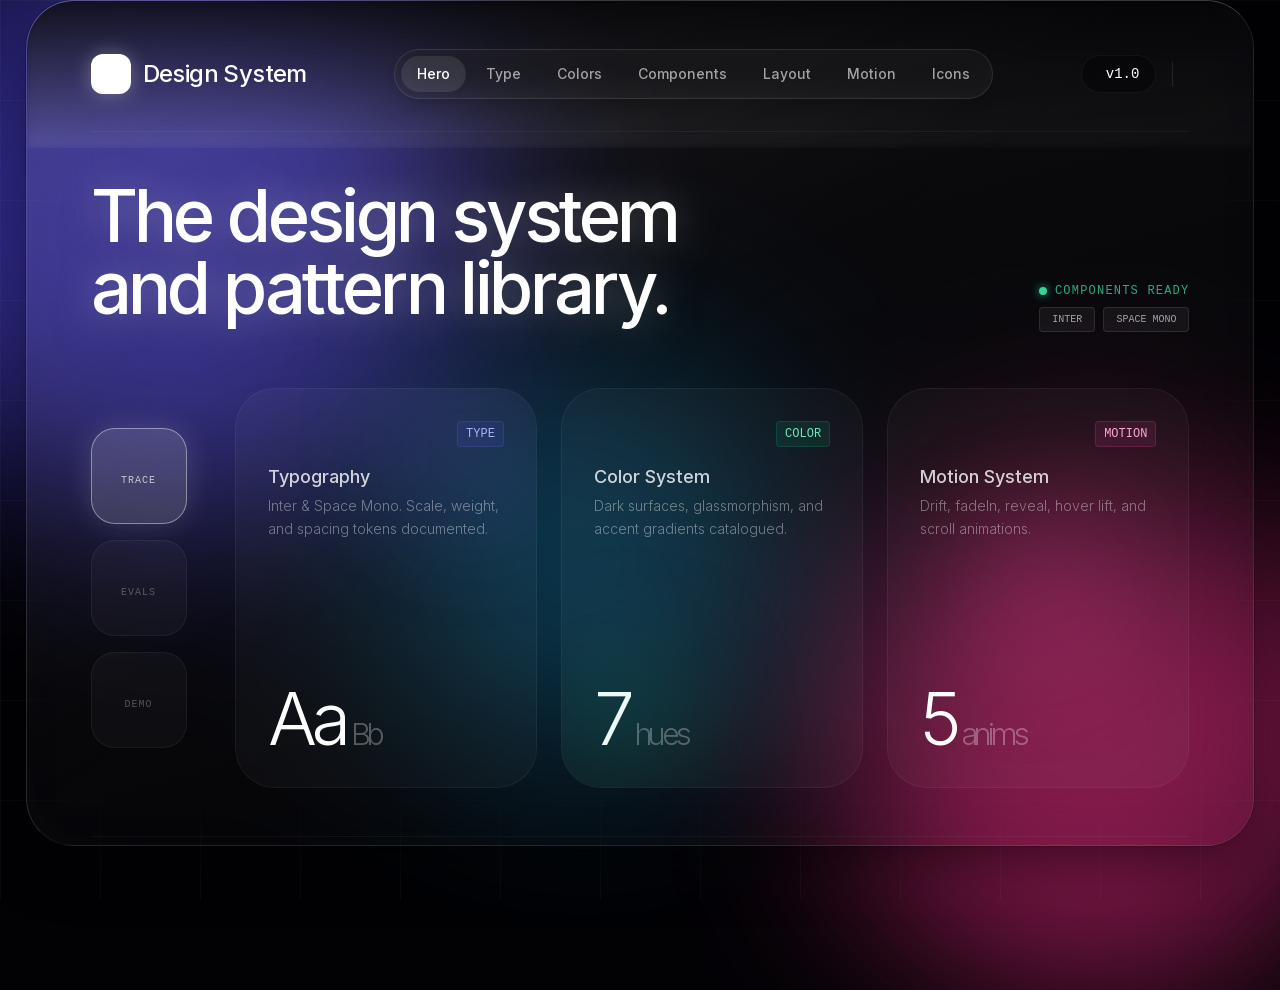
<file: design/DS/open-source-llm-10.aura.build/design-system.html>
<!DOCTYPE html>
<html lang="en">
<head>
<meta charset="utf-8"/>
<meta content="width=device-width, initial-scale=1.0" name="viewport"/>
<title>Design System — Langfuse Pattern Library</title>
<link href="assets/css2_1aa00095e743.css" rel="stylesheet"/>
<script src="assets/iconify-icon_e19829e7f0e8.js"></script>
<script src="assets/resource_3fa48481346f.es"></script>
<style>
body {
  font-family: 'Inter', sans-serif;
  background-color: #020205;
}
.font-mono {
  font-family: 'Space Mono', monospace;
}
/* Enhanced Glass Effect */
.glass-panel {
  background: linear-gradient(
    165deg,
    rgba(255, 255, 255, 0.07) 0%,
    rgba(255, 255, 255, 0.03) 40%,
    rgba(255, 255, 255, 0.01) 100%
  );
  backdrop-filter: blur(50px);
  -webkit-backdrop-filter: blur(50px);
  border: 1px solid rgba(255, 255, 255, 0.08);
  border-top: 1px solid rgba(255, 255, 255, 0.2);
  border-left: 1px solid rgba(255, 255, 255, 0.15);
  box-shadow:
    0 0 0 1px rgba(0, 0, 0, 0.2),
    0 20px 60px -10px rgba(0, 0, 0, 0.6),
    inset 0 0 40px rgba(255, 255, 255, 0.02);
}
/* Hide Scrollbar but allow scrolling */
.no-scrollbar::-webkit-scrollbar { display: none; }
.no-scrollbar { -ms-overflow-style: none; scrollbar-width: none; }
/* Blobs */
.blob {
  position: absolute;
  border-radius: 50%;
  filter: blur(90px);
  opacity: 0.6;
  z-index: -1;
  animation: drift 10s infinite alternate ease-in-out;
}
.blob-1 { background: #4f46e5; width: 600px; height: 600px; top: -10%; left: -10%; }
.blob-2 { background: #db2777; width: 500px; height: 500px; bottom: -10%; right: -5%; animation-delay: -5s; }
.blob-3 { background: #0ea5e9; width: 400px; height: 400px; top: 40%; left: 30%; opacity: 0.3; }
@keyframes drift {
  0% { transform: translate(0, 0); }
  100% { transform: translate(30px, 50px); }
}
.text-glow { text-shadow: 0 0 40px rgba(255, 255, 255, 0.3); }
/* Button Interactions */
.icon-btn {
  transition: all 0.4s cubic-bezier(0.2, 0.8, 0.2, 1);
  background: rgba(255, 255, 255, 0.03);
  border: 1px solid rgba(255, 255, 255, 0.05);
}
.icon-btn:hover {
  background: rgba(255, 255, 255, 0.1);
  border-color: rgba(255, 255, 255, 0.2);
  transform: translateY(-4px);
  box-shadow: 0 10px 30px -5px rgba(0,0,0,0.5);
}
.icon-btn.active {
  background: rgba(255, 255, 255, 0.15);
  border-color: rgba(255, 255, 255, 0.4);
  box-shadow: 0 0 30px rgba(255, 255, 255, 0.15);
}
.stat-value { letter-spacing: -0.06em; }
/* Animations */
.tab-content { animation: fadeIn 0.5s ease-out forwards; }
@keyframes fadeIn {
  from { opacity: 0; transform: translateY(10px); }
  to { opacity: 1; transform: translateY(0); }
}
/* Feature Reveal Animation */
.feature-card {
  opacity: 0;
  transform: translateY(30px);
  transition: all 0.6s cubic-bezier(0.16, 1, 0.3, 1);
}
.feature-card.visible {
  opacity: 1;
  transform: translateY(0);
}
.check-icon {
  display: inline-flex;
  align-items: center;
  justify-content: center;
  width: 20px;
  height: 20px;
  border-radius: 50%;
  background: rgba(255,255,255,0.1);
  color: #4ade80;
  margin-right: 0.75rem;
  flex-shrink: 0;
}
/* DS-specific structural helpers — no new visual design */
.ds-type-row {
  display: flex;
  align-items: center;
  gap: 2rem;
  padding: 1.75rem 0;
  border-bottom: 1px solid rgba(255,255,255,0.05);
}
.ds-type-row:last-child { border-bottom: none; }
.ds-type-name {
  font-family: 'Space Mono', monospace;
  font-size: 10px;
  color: rgba(255,255,255,0.3);
  text-transform: uppercase;
  letter-spacing: 0.1em;
  white-space: nowrap;
  width: 130px;
  flex-shrink: 0;
}
.ds-type-spec {
  font-family: 'Space Mono', monospace;
  font-size: 10px;
  color: rgba(255,255,255,0.25);
  white-space: nowrap;
  text-align: right;
  flex-shrink: 0;
}
.ds-swatch {
  border-radius: 1rem;
  height: 80px;
}
.ds-mini-blob {
  position: absolute;
  border-radius: 50%;
  animation: drift 10s infinite alternate ease-in-out;
}
</style>
</head>
<body class="h-screen w-full flex items-start justify-center relative selection:bg-indigo-500/30">

<div class="blob blob-1"></div>
<div class="blob blob-2"></div>
<div class="blob blob-3"></div>
<div class="fixed inset-0 bg-[url('https://grainy-gradients.vercel.app/noise.svg')] opacity-20 brightness-150 contrast-150 pointer-events-none mix-blend-overlay"></div>
<div class="fixed inset-0 bg-[linear-gradient(rgba(255,255,255,0.03)_1px,transparent_1px),linear-gradient(90deg,rgba(255,255,255,0.03)_1px,transparent_1px)] bg-[size:100px_100px] pointer-events-none"></div>

<div class="relative w-[96vw] max-w-[1700px] h-[94vh] transition-all duration-700">
<div class="glass-panel w-full h-full rounded-[3rem] relative overflow-y-auto no-scrollbar scroll-smooth" id="main-scroll-container">
<div class="absolute inset-0 w-full h-full bg-gradient-to-br from-white/5 via-transparent to-transparent pointer-events-none z-0"></div>

<!-- ─── STICKY HEADER / DS NAV ─── -->
<div class="sticky top-0 z-50 px-6 sm:px-12 lg:px-16 pt-12 pb-4 bg-gradient-to-b from-[#020205]/80 to-transparent backdrop-blur-sm">
<div class="flex justify-between items-center border-b border-white/5 pb-8">
  <!-- Brand -->
  <div class="flex items-center gap-3">
    <div class="w-10 h-10 bg-white rounded-xl flex items-center justify-center shadow-[0_0_20px_rgba(255,255,255,0.3)]">
      <iconify-icon class="text-black" icon="solar:infinity-bold" width="24"></iconify-icon>
    </div>
    <span class="text-2xl text-white font-medium tracking-tight">Design System</span>
  </div>
  <!-- DS Navigation -->
  <nav class="hidden md:flex items-center gap-1 bg-white/5 p-1.5 rounded-full border border-white/10 backdrop-blur-md shadow-lg">
    <button class="px-4 py-2 rounded-full text-white text-sm font-medium bg-white/10 shadow-inner hover:bg-white/20 transition-all" onclick="scrollToTop()">Hero</button>
    <button class="px-4 py-2 rounded-full text-white/60 hover:text-white hover:bg-white/5 text-sm font-medium transition-all" onclick="scrollToSection('typography')">Type</button>
    <button class="px-4 py-2 rounded-full text-white/60 hover:text-white hover:bg-white/5 text-sm font-medium transition-all" onclick="scrollToSection('colors')">Colors</button>
    <button class="px-4 py-2 rounded-full text-white/60 hover:text-white hover:bg-white/5 text-sm font-medium transition-all" onclick="scrollToSection('components')">Components</button>
    <button class="px-4 py-2 rounded-full text-white/60 hover:text-white hover:bg-white/5 text-sm font-medium transition-all" onclick="scrollToSection('layout')">Layout</button>
    <button class="px-4 py-2 rounded-full text-white/60 hover:text-white hover:bg-white/5 text-sm font-medium transition-all" onclick="scrollToSection('motion')">Motion</button>
    <button class="px-4 py-2 rounded-full text-white/60 hover:text-white hover:bg-white/5 text-sm font-medium transition-all" onclick="scrollToSection('icons')">Icons</button>
  </nav>
  <!-- Header Actions -->
  <div class="flex items-center gap-4">
    <div class="hidden lg:flex items-center gap-2 bg-black/30 px-4 py-2 rounded-full border border-white/5">
      <iconify-icon class="text-amber-400" icon="solar:star-bold" width="16"></iconify-icon>
      <span class="text-sm text-white font-mono">v1.0</span>
    </div>
    <div class="w-px h-6 bg-white/10 hidden lg:block"></div>
    <button class="text-white/60 hover:text-white transition-colors">
      <iconify-icon icon="solar:user-circle-linear" width="28"></iconify-icon>
    </button>
  </div>
</div>
</div>

<!-- ═══════════════════════════════════════════════════════════
     SECTION 0: HERO — Exact clone, text adapted
═══════════════════════════════════════════════════════════ -->
<div class="min-h-[calc(90vh-140px)] px-6 sm:px-12 lg:px-16 flex flex-col justify-between pb-12 relative z-10" id="hero">
  <div class="flex flex-col lg:flex-row justify-between lg:items-end mt-8 gap-4">
    <div>
      <h1 class="text-5xl lg:text-7xl text-white font-medium tracking-tighter mb-4 text-glow drop-shadow-2xl leading-[1.1]">The design system<br/> and pattern library.</h1>
    </div>
    <div class="flex flex-col items-start lg:items-end gap-2 mb-2">
      <div class="flex items-center gap-2">
        <div class="w-2 h-2 rounded-full bg-emerald-400 shadow-[0_0_10px_rgba(52,211,153,0.8)] animate-pulse"></div>
        <span class="text-xs font-mono text-emerald-400/80 tracking-widest uppercase">Components Ready</span>
      </div>
      <div class="flex gap-2">
        <span class="px-3 py-1 rounded bg-white/5 border border-white/10 text-white/60 text-[10px] font-mono">INTER</span>
        <span class="px-3 py-1 rounded bg-white/5 border border-white/10 text-white/60 text-[10px] font-mono">SPACE MONO</span>
      </div>
    </div>
  </div>
  <!-- Central Content -->
  <div class="flex flex-col lg:flex-row flex-grow items-start lg:items-center gap-8 lg:gap-12 z-10 my-12">
    <div class="flex lg:flex-col gap-4">
      <button class="icon-btn active w-20 h-20 lg:w-24 lg:h-24 rounded-[1.5rem] flex flex-col gap-2 items-center justify-center text-white group" onclick="switchTab('trace', this)">
        <iconify-icon class="group-hover:scale-110 transition-transform duration-300" height="32" icon="solar:code-square-linear" width="32"></iconify-icon>
        <span class="text-[10px] font-mono tracking-widest opacity-70">TRACE</span>
      </button>
      <button class="icon-btn w-20 h-20 lg:w-24 lg:h-24 rounded-[1.5rem] flex flex-col gap-2 items-center justify-center text-white/40 hover:text-white group" onclick="switchTab('evals', this)">
        <iconify-icon class="group-hover:scale-110 transition-transform duration-300" height="32" icon="solar:chart-2-linear" width="32"></iconify-icon>
        <span class="text-[10px] font-mono tracking-widest opacity-70">EVALS</span>
      </button>
      <button class="icon-btn w-20 h-20 lg:w-24 lg:h-24 rounded-[1.5rem] flex flex-col gap-2 items-center justify-center text-white/40 hover:text-white group" onclick="switchTab('demo', this)">
        <iconify-icon class="group-hover:scale-110 transition-transform duration-300" height="32" icon="solar:play-circle-linear" width="32"></iconify-icon>
        <span class="text-[10px] font-mono tracking-widest opacity-70">DEMO</span>
      </button>
    </div>
    <div class="flex-grow w-full h-full min-h-[400px] relative">
      <!-- TAB 1: TRACE -->
      <div class="tab-content grid md:grid-cols-3 gap-6 h-full absolute inset-0" id="tab-trace">
        <div class="bg-white/[0.03] border border-white/5 rounded-[2.5rem] p-8 flex flex-col justify-between hover:bg-white/[0.06] transition-colors duration-500 group relative overflow-hidden">
          <div class="absolute top-0 right-0 w-32 h-32 bg-indigo-500/20 blur-[60px] rounded-full group-hover:bg-indigo-500/30 transition-all"></div>
          <div class="relative z-10">
            <div class="flex justify-between items-start mb-4">
              <iconify-icon class="text-white/40" icon="solar:eye-linear" width="32"></iconify-icon>
              <span class="text-xs font-mono text-indigo-300 bg-indigo-500/10 px-2 py-1 rounded border border-indigo-500/20">TYPE</span>
            </div>
            <div class="text-lg text-white/80 font-medium mb-1">Typography</div>
            <p class="text-white/40 text-sm font-light leading-relaxed">Inter & Space Mono. Scale, weight, and spacing tokens documented.</p>
          </div>
          <div class="text-6xl lg:text-7xl text-white font-light stat-value mt-2 group-hover:text-indigo-200 transition-colors">Aa<span class="text-3xl text-white/30 ml-1">Bb</span></div>
        </div>
        <div class="bg-white/[0.03] border border-white/5 rounded-[2.5rem] p-8 flex flex-col justify-between hover:bg-white/[0.06] transition-colors duration-500 group relative overflow-hidden">
          <div class="absolute bottom-0 left-0 w-32 h-32 bg-emerald-500/20 blur-[60px] rounded-full group-hover:bg-emerald-500/30 transition-all"></div>
          <div class="relative z-10">
            <div class="flex justify-between items-start mb-4">
              <iconify-icon class="text-white/40" icon="solar:server-square-linear" width="32"></iconify-icon>
              <span class="text-xs font-mono text-emerald-300 bg-emerald-500/10 px-2 py-1 rounded border border-emerald-500/20">COLOR</span>
            </div>
            <div class="text-lg text-white/80 font-medium mb-1">Color System</div>
            <p class="text-white/40 text-sm font-light leading-relaxed">Dark surfaces, glassmorphism, and accent gradients catalogued.</p>
          </div>
          <div class="text-6xl lg:text-7xl text-white font-light stat-value mt-2 group-hover:text-emerald-200 transition-colors">7<span class="text-3xl text-white/30 ml-1">hues</span></div>
        </div>
        <div class="bg-white/[0.03] border border-white/5 rounded-[2.5rem] p-8 flex flex-col justify-between hover:bg-white/[0.06] transition-colors duration-500 group relative overflow-hidden">
          <div class="absolute top-1/2 left-1/2 -translate-x-1/2 -translate-y-1/2 w-32 h-32 bg-pink-500/20 blur-[60px] rounded-full group-hover:bg-pink-500/30 transition-all"></div>
          <div class="relative z-10">
            <div class="flex justify-between items-start mb-4">
              <iconify-icon class="text-white/40" icon="solar:cloud-linear" width="32"></iconify-icon>
              <span class="text-xs font-mono text-pink-300 bg-pink-500/10 px-2 py-1 rounded border border-pink-500/20">MOTION</span>
            </div>
            <div class="text-lg text-white/80 font-medium mb-1">Motion System</div>
            <p class="text-white/40 text-sm font-light leading-relaxed">Drift, fadeIn, reveal, hover lift, and scroll animations.</p>
          </div>
          <div class="text-6xl lg:text-7xl text-white font-light stat-value mt-2 group-hover:text-pink-200 transition-colors">5<span class="text-3xl text-white/30 ml-1">anims</span></div>
        </div>
      </div>
      <!-- TAB 2: EVALS -->
      <div class="tab-content grid md:grid-cols-3 gap-6 h-full absolute inset-0 hidden" id="tab-evals">
        <div class="bg-white/[0.03] border border-white/5 rounded-[2.5rem] p-8 flex flex-col justify-between hover:bg-white/[0.06] transition-colors duration-500 group relative overflow-hidden">
          <div class="absolute top-0 right-0 w-32 h-32 bg-amber-500/20 blur-[60px] rounded-full group-hover:bg-amber-500/30 transition-all"></div>
          <div class="relative z-10">
            <div class="flex justify-between items-start mb-4">
              <iconify-icon class="text-white/40" icon="solar:magic-stick-3-linear" width="32"></iconify-icon>
              <span class="text-xs font-mono text-amber-300 bg-amber-500/10 px-2 py-1 rounded border border-amber-500/20">BTN</span>
            </div>
            <div class="text-lg text-white/80 font-medium mb-1">Buttons</div>
            <p class="text-white/40 text-sm font-light leading-relaxed">Icon buttons, pill nav, primary CTA, and secondary actions.</p>
          </div>
          <div class="text-6xl lg:text-7xl text-white font-light stat-value mt-2 group-hover:text-amber-200 transition-colors">3<span class="text-3xl text-white/30 ml-1">types</span></div>
        </div>
        <div class="bg-white/[0.03] border border-white/5 rounded-[2.5rem] p-8 flex flex-col justify-between hover:bg-white/[0.06] transition-colors duration-500 group relative overflow-hidden">
          <div class="absolute bottom-0 left-0 w-32 h-32 bg-cyan-500/20 blur-[60px] rounded-full group-hover:bg-cyan-500/30 transition-all"></div>
          <div class="relative z-10">
            <div class="flex justify-between items-start mb-4">
              <iconify-icon class="text-white/40" icon="solar:users-group-two-rounded-linear" width="32"></iconify-icon>
              <span class="text-xs font-mono text-cyan-300 bg-cyan-500/10 px-2 py-1 rounded border border-cyan-500/20">CARD</span>
            </div>
            <div class="text-lg text-white/80 font-medium mb-1">Cards</div>
            <p class="text-white/40 text-sm font-light leading-relaxed">Stat cards, feature cards, pricing tiers, and doc links.</p>
          </div>
          <div class="text-6xl lg:text-7xl text-white font-light stat-value mt-2 group-hover:text-cyan-200 transition-colors">4<span class="text-3xl text-white/30 ml-1">styles</span></div>
        </div>
        <div class="bg-white/[0.03] border border-white/5 rounded-[2.5rem] p-8 flex flex-col justify-between hover:bg-white/[0.06] transition-colors duration-500 group relative overflow-hidden">
          <div class="absolute top-1/2 left-1/2 -translate-x-1/2 -translate-y-1/2 w-32 h-32 bg-purple-500/20 blur-[60px] rounded-full group-hover:bg-purple-500/30 transition-all"></div>
          <div class="relative z-10">
            <div class="flex justify-between items-start mb-4">
              <iconify-icon class="text-white/40" icon="solar:database-linear" width="32"></iconify-icon>
              <span class="text-xs font-mono text-purple-300 bg-purple-500/10 px-2 py-1 rounded border border-purple-500/20">ICON</span>
            </div>
            <div class="text-lg text-white/80 font-medium mb-1">Icons</div>
            <p class="text-white/40 text-sm font-light leading-relaxed">Solar icon set via Iconify. Linear and bold weight variants.</p>
          </div>
          <div class="text-6xl lg:text-7xl text-white font-light stat-value mt-2 group-hover:text-purple-200 transition-colors">25<span class="text-3xl text-white/30 ml-1">icons</span></div>
        </div>
      </div>
      <!-- TAB 3: DEMO -->
      <div class="tab-content w-full h-full absolute inset-0 hidden" id="tab-demo">
        <div class="w-full h-full bg-[#0d0d12] border border-white/10 rounded-[2.5rem] p-8 relative overflow-hidden flex flex-col">
          <div class="flex items-center justify-between mb-6 border-b border-white/5 pb-4">
            <div class="flex items-center gap-2">
              <div class="w-3 h-3 rounded-full bg-red-500/20 border border-red-500/50"></div>
              <div class="w-3 h-3 rounded-full bg-yellow-500/20 border border-yellow-500/50"></div>
              <div class="w-3 h-3 rounded-full bg-green-500/20 border border-green-500/50"></div>
            </div>
            <div class="text-xs font-mono text-white/30">design-system — bash — 80x24</div>
          </div>
          <div class="font-mono text-sm text-white/80 space-y-2 overflow-hidden">
            <div class="flex gap-2"><span class="text-emerald-400">➜</span><span class="text-white/50">~</span> <span class="text-white">npm install langfuse</span></div>
            <div class="text-white/30 text-xs pb-2">added 4 packages in 0.4s</div>
            <div class="flex gap-2"><span class="text-emerald-400">➜</span><span class="text-white/50">~</span> <span class="text-white">export LANGFUSE_PUBLIC_KEY="pk-lf-..."</span></div>
            <div class="flex gap-2"><span class="text-emerald-400">➜</span><span class="text-white/50">~</span> <span class="text-white">node design_system.js</span></div>
            <div class="pt-2 pl-4 border-l-2 border-white/10 space-y-1">
              <div class="text-blue-400">INFO: <span class="text-white/70">Loading design tokens...</span></div>
              <div class="text-blue-400">INFO: <span class="text-white/70">Compiling pattern library: <span class="text-yellow-200">"design-system2.html"</span></span></div>
              <div class="text-blue-400">INFO: <span class="text-white/70">25 icons · 7 color tokens · 5 animations (0.12s)</span></div>
              <div class="text-emerald-400">SUCCESS: <span class="text-white/70">Pattern library compiled. Open at:</span></div>
              <a class="text-indigo-400 underline decoration-indigo-400/30 underline-offset-4" href="#">./design-system2.html</a>
            </div>
            <div class="flex gap-2 pt-2"><span class="text-emerald-400">➜</span><span class="text-white/50">~</span> <span class="w-2 h-4 bg-white/50 animate-pulse inline-block align-middle"></span></div>
          </div>
          <div class="absolute bottom-0 right-0 w-64 h-64 bg-emerald-500/10 blur-[80px] pointer-events-none"></div>
        </div>
      </div>
    </div>
  </div>
  <div class="flex items-end justify-between z-10 pt-4 border-t border-white/5">
    <div class="w-full md:w-1/2 bg-black/20 h-20 rounded-2xl border border-white/10 flex items-center justify-between px-6 relative overflow-hidden group cursor-pointer backdrop-blur-sm">
      <div class="absolute inset-0 bg-gradient-to-r from-white/5 to-transparent opacity-0 group-hover:opacity-100 transition-opacity duration-500"></div>
      <div class="flex items-center gap-4 z-10">
        <iconify-icon class="text-white/60" icon="solar:terminal-linear" width="24"></iconify-icon>
        <div class="flex flex-col">
          <span class="font-mono text-xs text-white/40 mb-1">EXPLORE</span>
          <span class="font-mono text-lg text-white/90">Scroll to discover</span>
        </div>
      </div>
      <div class="h-8 w-px bg-white/10 mx-2 hidden sm:block"></div>
      <div class="hidden sm:flex items-center gap-2 z-10 opacity-60 grayscale group-hover:grayscale-0 transition-all duration-500">
        <iconify-icon class="text-white" icon="solar:box-minimalistic-linear" width="20"></iconify-icon>
        <span class="font-mono text-base text-white">7 Sections</span>
      </div>
    </div>
    <div class="hidden md:flex flex-col items-end gap-3 pb-1">
      <button class="group flex items-center gap-3 text-white/60 hover:text-white text-sm font-medium transition-colors py-2 animate-bounce" onclick="scrollToSection('typography')">
        <span>Scroll</span>
        <iconify-icon icon="solar:arrow-down-linear" width="16"></iconify-icon>
      </button>
    </div>
  </div>
</div>

<!-- ═══════════════════════════════════════════════════════════
     SECTION 1: TYPOGRAPHY
═══════════════════════════════════════════════════════════ -->
<div class="px-6 sm:px-12 lg:px-16 pt-32 pb-24 relative z-10 border-t border-white/5" id="typography">
  <div class="flex flex-col items-center mb-16 text-center feature-card">
    <span class="px-3 py-1 rounded-full bg-white/5 border border-white/10 text-indigo-300 text-[10px] font-mono tracking-widest uppercase mb-4">01 — Typography</span>
    <h2 class="text-4xl md:text-5xl text-white font-medium tracking-tight text-glow mb-6">Type scale & hierarchy.</h2>
  </div>
  <div class="bg-white/[0.02] border border-white/5 rounded-3xl p-8 feature-card">
    <!-- Heading 1 -->
    <div class="ds-type-row">
      <span class="ds-type-name">Heading 1</span>
      <h1 class="text-5xl lg:text-7xl text-white font-medium tracking-tighter text-glow drop-shadow-2xl leading-[1.1] flex-1">Design Systems</h1>
      <span class="ds-type-spec">72px / 1.1 · Inter 500 · tracking-tighter · glow</span>
    </div>
    <!-- Heading 2 -->
    <div class="ds-type-row">
      <span class="ds-type-name">Heading 2</span>
      <h2 class="text-4xl md:text-5xl text-white font-medium tracking-tight text-glow flex-1">Pattern Library</h2>
      <span class="ds-type-spec">48px / 1.25 · Inter 500 · tracking-tight · glow</span>
    </div>
    <!-- Heading 3 -->
    <div class="ds-type-row">
      <span class="ds-type-name">Heading 3</span>
      <h3 class="text-white text-lg font-medium flex-1">Component Name</h3>
      <span class="ds-type-spec">18px / 1.5 · Inter 500</span>
    </div>
    <!-- Heading 4 -->
    <div class="ds-type-row">
      <span class="ds-type-name">Heading 4</span>
      <h4 class="text-white font-medium flex-1">Documentation Section</h4>
      <span class="ds-type-spec">16px / 1.5 · Inter 500</span>
    </div>
    <!-- Stat Value -->
    <div class="ds-type-row">
      <span class="ds-type-name">Stat Value</span>
      <div class="text-6xl lg:text-7xl text-white font-light stat-value flex-1">100<span class="text-3xl text-white/30 ml-1">%</span></div>
      <span class="ds-type-spec">72px / 1 · Inter 300 · tracking −0.06em</span>
    </div>
    <!-- Bold M -->
    <div class="ds-type-row">
      <span class="ds-type-name">Bold M</span>
      <div class="text-lg text-white/80 font-medium flex-1">Observability Platform</div>
      <span class="ds-type-spec">18px / 1.5 · Inter 500 · white/80</span>
    </div>
    <!-- Regular S -->
    <div class="ds-type-row">
      <span class="ds-type-name">Regular S</span>
      <p class="text-white/40 text-sm font-light leading-relaxed flex-1">Detailed traces for every request. Debug complex chains in seconds with visual tooling and full execution graphs.</p>
      <span class="ds-type-spec">14px / 1.625 · Inter 300 · white/40</span>
    </div>
    <!-- Regular M -->
    <div class="ds-type-row">
      <span class="ds-type-name">Regular M</span>
      <div class="text-white/70 text-sm flex-1">50k traces per month included in all paid plans.</div>
      <span class="ds-type-spec">14px / 1.5 · Inter 400 · white/70</span>
    </div>
    <!-- Mono L -->
    <div class="ds-type-row">
      <span class="ds-type-name">Mono L</span>
      <span class="font-mono text-lg text-white/90 flex-1">npm install langfuse</span>
      <span class="ds-type-spec">18px / 1.5 · Space Mono · white/90</span>
    </div>
    <!-- Mono S -->
    <div class="ds-type-row">
      <span class="ds-type-name">Mono S</span>
      <span class="font-mono text-xs text-white/40 flex-1">GET STARTED</span>
      <span class="ds-type-spec">12px / 1.5 · Space Mono · white/40</span>
    </div>
    <!-- Badge Label -->
    <div class="ds-type-row">
      <span class="ds-type-name">Badge Label</span>
      <span class="text-[10px] font-mono text-indigo-300 tracking-widest uppercase flex-1">Platform capabilities</span>
      <span class="ds-type-spec">10px / 1.5 · Space Mono · uppercase · tracking-widest</span>
    </div>
  </div>
</div>

<!-- ═══════════════════════════════════════════════════════════
     SECTION 2: COLORS & SURFACES
═══════════════════════════════════════════════════════════ -->
<div class="px-6 sm:px-12 lg:px-16 py-24 relative z-10 border-t border-white/5 bg-black/20" id="colors">
  <div class="flex flex-col items-center mb-16 text-center feature-card">
    <span class="px-3 py-1 rounded-full bg-white/5 border border-white/10 text-emerald-300 text-[10px] font-mono tracking-widest uppercase mb-4">02 — Colors & Surfaces</span>
    <h2 class="text-4xl md:text-5xl text-white font-medium tracking-tight text-glow mb-6">Color & surface system.</h2>
  </div>

  <!-- Backgrounds -->
  <h3 class="text-white text-lg font-medium mb-6 feature-card">Backgrounds & Surfaces</h3>
  <div class="grid grid-cols-2 md:grid-cols-4 gap-4 mb-16 feature-card">
    <div>
      <div class="ds-swatch mb-3 border border-white/10" style="background:#020205;"></div>
      <div class="font-mono text-[10px] text-white/40 uppercase tracking-widest mb-1">Page BG</div>
      <div class="font-mono text-xs text-white/60">#020205</div>
      <div class="font-mono text-[10px] text-white/25 mt-1">body background-color</div>
    </div>
    <div>
      <div class="ds-swatch mb-3 glass-panel" style="border-radius:1rem;"></div>
      <div class="font-mono text-[10px] text-white/40 uppercase tracking-widest mb-1">Glass Panel</div>
      <div class="font-mono text-xs text-white/60">backdrop-blur(50px)</div>
      <div class="font-mono text-[10px] text-white/25 mt-1">main card container</div>
    </div>
    <div>
      <div class="ds-swatch mb-3 border border-white/5" style="background:rgba(255,255,255,0.03);border-radius:1rem;"></div>
      <div class="font-mono text-[10px] text-white/40 uppercase tracking-widest mb-1">Card Surface</div>
      <div class="font-mono text-xs text-white/60">white/[0.03]</div>
      <div class="font-mono text-[10px] text-white/25 mt-1">stat cards, inner panels</div>
    </div>
    <div>
      <div class="ds-swatch mb-3 border border-white/5" style="background:rgba(255,255,255,0.02);border-radius:1rem;"></div>
      <div class="font-mono text-[10px] text-white/40 uppercase tracking-widest mb-1">Feature Card</div>
      <div class="font-mono text-xs text-white/60">white/[0.02]</div>
      <div class="font-mono text-[10px] text-white/25 mt-1">feature & doc cards</div>
    </div>
  </div>

  <!-- Accent Colors -->
  <h3 class="text-white text-lg font-medium mb-6 feature-card">Accent & Blob Colors</h3>
  <div class="grid grid-cols-2 sm:grid-cols-3 md:grid-cols-6 gap-4 mb-16 feature-card">
    <div>
      <div class="ds-swatch mb-3" style="background:#4f46e5;border-radius:1rem;box-shadow:0 0 40px rgba(79,70,229,0.4);"></div>
      <div class="font-mono text-[10px] text-white/40 uppercase tracking-widest mb-1">Indigo</div>
      <div class="font-mono text-xs text-white/60">#4f46e5</div>
      <div class="font-mono text-[10px] text-white/25 mt-1">Blob 1 · Primary CTA</div>
    </div>
    <div>
      <div class="ds-swatch mb-3" style="background:#db2777;border-radius:1rem;box-shadow:0 0 40px rgba(219,39,119,0.4);"></div>
      <div class="font-mono text-[10px] text-white/40 uppercase tracking-widest mb-1">Pink</div>
      <div class="font-mono text-xs text-white/60">#db2777</div>
      <div class="font-mono text-[10px] text-white/25 mt-1">Blob 2 · Docs section</div>
    </div>
    <div>
      <div class="ds-swatch mb-3" style="background:#0ea5e9;border-radius:1rem;box-shadow:0 0 40px rgba(14,165,233,0.4);"></div>
      <div class="font-mono text-[10px] text-white/40 uppercase tracking-widest mb-1">Sky</div>
      <div class="font-mono text-xs text-white/60">#0ea5e9</div>
      <div class="font-mono text-[10px] text-white/25 mt-1">Blob 3 · accent</div>
    </div>
    <div>
      <div class="ds-swatch mb-3" style="background:#10b981;border-radius:1rem;box-shadow:0 0 40px rgba(16,185,129,0.4);"></div>
      <div class="font-mono text-[10px] text-white/40 uppercase tracking-widest mb-1">Emerald</div>
      <div class="font-mono text-xs text-white/60">emerald-500</div>
      <div class="font-mono text-[10px] text-white/25 mt-1">Status · self-hosted</div>
    </div>
    <div>
      <div class="ds-swatch mb-3" style="background:#f59e0b;border-radius:1rem;box-shadow:0 0 40px rgba(245,158,11,0.4);"></div>
      <div class="font-mono text-[10px] text-white/40 uppercase tracking-widest mb-1">Amber</div>
      <div class="font-mono text-xs text-white/60">amber-500</div>
      <div class="font-mono text-[10px] text-white/25 mt-1">Stars · evals badge</div>
    </div>
    <div>
      <div class="ds-swatch mb-3" style="background:#06b6d4;border-radius:1rem;box-shadow:0 0 40px rgba(6,182,212,0.4);"></div>
      <div class="font-mono text-[10px] text-white/40 uppercase tracking-widest mb-1">Cyan</div>
      <div class="font-mono text-xs text-white/60">cyan-500</div>
      <div class="font-mono text-[10px] text-white/25 mt-1">SDK badge</div>
    </div>
  </div>

  <!-- Text Color Scale -->
  <h3 class="text-white text-lg font-medium mb-6 feature-card">Text Color Scale</h3>
  <div class="bg-white/[0.02] border border-white/5 rounded-3xl p-8 feature-card mb-16">
    <div class="space-y-4">
      <div class="flex items-center gap-4">
        <div class="w-3 h-3 rounded-full flex-shrink-0" style="background:rgba(255,255,255,1.0);"></div>
        <span class="font-mono text-[10px] text-white/30 w-20 flex-shrink-0">white</span>
        <span class="text-white font-medium flex-1">Full opacity — headings, active state text</span>
        <span class="font-mono text-[10px] text-white/30">rgba(255,255,255,1.0)</span>
      </div>
      <div class="flex items-center gap-4">
        <div class="w-3 h-3 rounded-full flex-shrink-0" style="background:rgba(255,255,255,0.9);"></div>
        <span class="font-mono text-[10px] text-white/30 w-20 flex-shrink-0">white/90</span>
        <span class="text-white/90 flex-1">Near-full — primary content, mono code bar</span>
        <span class="font-mono text-[10px] text-white/30">rgba(255,255,255,0.9)</span>
      </div>
      <div class="flex items-center gap-4">
        <div class="w-3 h-3 rounded-full flex-shrink-0" style="background:rgba(255,255,255,0.8);"></div>
        <span class="font-mono text-[10px] text-white/30 w-20 flex-shrink-0">white/80</span>
        <span class="text-white/80 flex-1">Card titles, prominent feature labels</span>
        <span class="font-mono text-[10px] text-white/30">rgba(255,255,255,0.8)</span>
      </div>
      <div class="flex items-center gap-4">
        <div class="w-3 h-3 rounded-full flex-shrink-0" style="background:rgba(255,255,255,0.7);"></div>
        <span class="font-mono text-[10px] text-white/30 w-20 flex-shrink-0">white/70</span>
        <span class="text-white/70 flex-1">Feature list items, pricing description text</span>
        <span class="font-mono text-[10px] text-white/30">rgba(255,255,255,0.7)</span>
      </div>
      <div class="flex items-center gap-4">
        <div class="w-3 h-3 rounded-full flex-shrink-0" style="background:rgba(255,255,255,0.6);"></div>
        <span class="font-mono text-[10px] text-white/30 w-20 flex-shrink-0">white/60</span>
        <span class="text-white/60 flex-1">Nav inactive, icon defaults, header actions</span>
        <span class="font-mono text-[10px] text-white/30">rgba(255,255,255,0.6)</span>
      </div>
      <div class="flex items-center gap-4">
        <div class="w-3 h-3 rounded-full flex-shrink-0" style="background:rgba(255,255,255,0.5);"></div>
        <span class="font-mono text-[10px] text-white/30 w-20 flex-shrink-0">white/50</span>
        <span class="text-white/50 flex-1">Pricing tier subtitles, secondary descriptions</span>
        <span class="font-mono text-[10px] text-white/30">rgba(255,255,255,0.5)</span>
      </div>
      <div class="flex items-center gap-4">
        <div class="w-3 h-3 rounded-full flex-shrink-0" style="background:rgba(255,255,255,0.4);"></div>
        <span class="font-mono text-[10px] text-white/30 w-20 flex-shrink-0">white/40</span>
        <span class="text-white/40 flex-1">Body text, card descriptions, icon resting state</span>
        <span class="font-mono text-[10px] text-white/30">rgba(255,255,255,0.4)</span>
      </div>
      <div class="flex items-center gap-4">
        <div class="w-3 h-3 rounded-full flex-shrink-0" style="background:rgba(255,255,255,0.3);"></div>
        <span class="font-mono text-[10px] text-white/30 w-20 flex-shrink-0">white/30</span>
        <span class="text-white/30 flex-1">Stat suffix, dividers, terminal labels, footer</span>
        <span class="font-mono text-[10px] text-white/30">rgba(255,255,255,0.3)</span>
      </div>
    </div>
  </div>

  <!-- Gradients -->
  <h3 class="text-white text-lg font-medium mb-6 feature-card">Gradients & Special Surfaces</h3>
  <div class="grid grid-cols-1 md:grid-cols-3 gap-6 feature-card">
    <div>
      <div class="ds-swatch mb-3 relative overflow-hidden" style="background:linear-gradient(to bottom, rgba(255,255,255,0.08), rgba(255,255,255,0.02));border:1px solid rgba(99,102,241,0.5);border-radius:1rem;box-shadow:0 0 50px -20px rgba(99,102,241,0.3);"></div>
      <div class="font-mono text-[10px] text-white/40 uppercase tracking-widest mb-1">Pro Card Gradient</div>
      <div class="font-mono text-[10px] text-white/30">from-white/[0.08] to-white/[0.02]<br/>border-indigo-500/50 · glow shadow</div>
    </div>
    <div>
      <div class="ds-swatch mb-3" style="background:linear-gradient(to bottom, rgba(2,2,5,0.8), transparent);border-radius:1rem;border:1px solid rgba(255,255,255,0.05);"></div>
      <div class="font-mono text-[10px] text-white/40 uppercase tracking-widest mb-1">Sticky Header Overlay</div>
      <div class="font-mono text-[10px] text-white/30">from-[#020205]/80 to-transparent<br/>backdrop-blur-sm · gradient mask</div>
    </div>
    <div>
      <div class="ds-swatch mb-3 relative overflow-hidden" style="background:rgba(0,0,0,0.4);border-radius:1rem;border:1px solid rgba(255,255,255,0.1);">
        <div style="position:absolute;inset:0;background:linear-gradient(to right, rgba(255,255,255,0.05), transparent);"></div>
      </div>
      <div class="font-mono text-[10px] text-white/40 uppercase tracking-widest mb-1">Code Bar Hover Overlay</div>
      <div class="font-mono text-[10px] text-white/30">bg-gradient-to-r from-white/5 to-transparent<br/>opacity-0 → 1 on group-hover · 500ms</div>
    </div>
  </div>
</div>

<!-- ═══════════════════════════════════════════════════════════
     SECTION 3: UI COMPONENTS
═══════════════════════════════════════════════════════════ -->
<div class="px-6 sm:px-12 lg:px-16 pt-24 pb-24 relative z-10 border-t border-white/5" id="components">
  <div class="flex flex-col items-center mb-16 text-center feature-card">
    <span class="px-3 py-1 rounded-full bg-white/5 border border-white/10 text-pink-300 text-[10px] font-mono tracking-widest uppercase mb-4">03 — UI Components</span>
    <h2 class="text-4xl md:text-5xl text-white font-medium tracking-tight text-glow mb-6">Components & states.</h2>
  </div>

  <!-- Buttons -->
  <h3 class="text-white text-lg font-medium mb-6 feature-card">Buttons</h3>
  <div class="grid grid-cols-1 md:grid-cols-3 gap-6 mb-16 feature-card">
    <!-- Primary -->
    <div class="bg-white/[0.02] border border-white/5 rounded-3xl p-8">
      <div class="font-mono text-[10px] text-white/30 uppercase tracking-widest mb-6">Primary CTA</div>
      <button class="w-full py-3 rounded-xl bg-indigo-500 hover:bg-indigo-600 text-white text-sm font-medium transition-colors shadow-lg shadow-indigo-500/25 mb-4">Start Free Trial</button>
      <div class="space-y-1">
        <div class="font-mono text-[10px] text-white/30">bg-indigo-500 · rounded-xl · shadow-indigo-500/25</div>
        <div class="font-mono text-[10px] text-white/20">:hover → bg-indigo-600 · transition-colors</div>
      </div>
    </div>
    <!-- Secondary -->
    <div class="bg-white/[0.02] border border-white/5 rounded-3xl p-8">
      <div class="font-mono text-[10px] text-white/30 uppercase tracking-widest mb-6">Secondary CTA</div>
      <button class="w-full py-3 rounded-xl bg-white/5 hover:bg-white/10 border border-white/10 text-white text-sm font-medium transition-colors mb-4">Get Started</button>
      <div class="space-y-1">
        <div class="font-mono text-[10px] text-white/30">bg-white/5 · border-white/10 · rounded-xl</div>
        <div class="font-mono text-[10px] text-white/20">:hover → bg-white/10 · transition-colors</div>
      </div>
    </div>
    <!-- Icon Buttons -->
    <div class="bg-white/[0.02] border border-white/5 rounded-3xl p-8">
      <div class="font-mono text-[10px] text-white/30 uppercase tracking-widest mb-6">Icon Buttons (default / active)</div>
      <div class="flex gap-3 mb-4">
        <div class="icon-btn w-16 h-16 rounded-[1.2rem] flex flex-col gap-1 items-center justify-center text-white/40">
          <iconify-icon height="24" icon="solar:code-square-linear" width="24"></iconify-icon>
          <span class="text-[8px] font-mono tracking-widest opacity-70">DEFAULT</span>
        </div>
        <div class="icon-btn active w-16 h-16 rounded-[1.2rem] flex flex-col gap-1 items-center justify-center text-white">
          <iconify-icon height="24" icon="solar:chart-2-linear" width="24"></iconify-icon>
          <span class="text-[8px] font-mono tracking-widest opacity-70">ACTIVE</span>
        </div>
        <div class="icon-btn w-16 h-16 rounded-[1.2rem] flex flex-col gap-1 items-center justify-center text-white/40" style="transform:translateY(-4px);background:rgba(255,255,255,0.1);border-color:rgba(255,255,255,0.2);box-shadow:0 10px 30px -5px rgba(0,0,0,0.5);">
          <iconify-icon height="24" icon="solar:play-circle-linear" width="24"></iconify-icon>
          <span class="text-[8px] font-mono tracking-widest opacity-70">HOVER↑</span>
        </div>
      </div>
      <div class="font-mono text-[10px] text-white/30">transition: all 0.4s cubic-bezier(0.2, 0.8, 0.2, 1)<br/>:hover → translateY(-4px) · bg-white/10</div>
    </div>
  </div>

  <!-- Navigation Pills -->
  <h3 class="text-white text-lg font-medium mb-6 feature-card">Navigation Pills</h3>
  <div class="bg-white/[0.02] border border-white/5 rounded-3xl p-8 mb-16 feature-card">
    <nav class="flex items-center gap-1 bg-white/5 p-1.5 rounded-full border border-white/10 backdrop-blur-md shadow-lg w-fit mb-4">
      <button class="px-6 py-2 rounded-full text-white text-sm font-medium bg-white/10 shadow-inner hover:bg-white/20 transition-all">Active</button>
      <button class="px-6 py-2 rounded-full text-white/60 hover:text-white hover:bg-white/5 text-sm font-medium transition-all">Inactive</button>
      <button class="px-6 py-2 rounded-full text-white/60 hover:text-white hover:bg-white/5 text-sm font-medium transition-all">Hover me</button>
    </nav>
    <div class="font-mono text-[10px] text-white/30 space-y-1">
      <div>Container: bg-white/5 · p-1.5 · rounded-full · border-white/10 · backdrop-blur-md</div>
      <div>Active item: bg-white/10 · shadow-inner · rounded-full</div>
      <div>Inactive: text-white/60 · :hover text-white + bg-white/5</div>
    </div>
  </div>

  <!-- Badges & Tags -->
  <h3 class="text-white text-lg font-medium mb-6 feature-card">Badges & Tags</h3>
  <div class="bg-white/[0.02] border border-white/5 rounded-3xl p-8 mb-16 feature-card">
    <div class="font-mono text-[10px] text-white/30 uppercase tracking-widest mb-4">Section Badges (rounded-full)</div>
    <div class="flex flex-wrap gap-3 mb-8">
      <span class="px-3 py-1 rounded-full bg-white/5 border border-white/10 text-indigo-300 text-[10px] font-mono tracking-widest uppercase">Platform capabilities</span>
      <span class="px-3 py-1 rounded-full bg-white/5 border border-white/10 text-emerald-300 text-[10px] font-mono tracking-widest uppercase">Start for free</span>
      <span class="px-3 py-1 rounded-full bg-white/5 border border-white/10 text-pink-300 text-[10px] font-mono tracking-widest uppercase">Documentation</span>
    </div>
    <div class="font-mono text-[10px] text-white/30 uppercase tracking-widest mb-4">Card Badges (color-coded, rounded)</div>
    <div class="flex flex-wrap gap-3 mb-8">
      <span class="text-xs font-mono text-indigo-300 bg-indigo-500/10 px-2 py-1 rounded border border-indigo-500/20">CORE</span>
      <span class="text-xs font-mono text-emerald-300 bg-emerald-500/10 px-2 py-1 rounded border border-emerald-500/20">OSS</span>
      <span class="text-xs font-mono text-pink-300 bg-pink-500/10 px-2 py-1 rounded border border-pink-500/20">CLOUD</span>
      <span class="text-xs font-mono text-amber-300 bg-amber-500/10 px-2 py-1 rounded border border-amber-500/20">AUTO</span>
      <span class="text-xs font-mono text-cyan-300 bg-cyan-500/10 px-2 py-1 rounded border border-cyan-500/20">HUMAN</span>
      <span class="text-xs font-mono text-purple-300 bg-purple-500/10 px-2 py-1 rounded border border-purple-500/20">DATA</span>
    </div>
    <div class="font-mono text-[10px] text-white/30 uppercase tracking-widest mb-4">Compliance Badges (square corners)</div>
    <div class="flex flex-wrap gap-3 mb-8">
      <span class="px-3 py-1 rounded bg-white/5 border border-white/10 text-white/60 text-[10px] font-mono">SOC2 TYPE II</span>
      <span class="px-3 py-1 rounded bg-white/5 border border-white/10 text-white/60 text-[10px] font-mono">ISO 27001</span>
    </div>
    <div class="font-mono text-[10px] text-white/30 uppercase tracking-widest mb-4">Floating Badge (pricing highlight)</div>
    <div class="relative inline-flex pt-4">
      <div class="bg-indigo-500 text-white text-[10px] font-bold px-3 py-1 rounded-full uppercase tracking-widest shadow-lg">Most Popular</div>
    </div>
  </div>

  <!-- Cards Showcase -->
  <h3 class="text-white text-lg font-medium mb-6 feature-card">Cards</h3>
  <div class="grid grid-cols-1 md:grid-cols-2 lg:grid-cols-3 gap-6 mb-16 feature-card">
    <!-- Stat Card -->
    <div class="bg-white/[0.03] border border-white/5 rounded-[2.5rem] p-8 flex flex-col justify-between hover:bg-white/[0.06] transition-colors duration-500 group relative overflow-hidden">
      <div class="absolute top-0 right-0 w-32 h-32 bg-indigo-500/20 blur-[60px] rounded-full group-hover:bg-indigo-500/30 transition-all"></div>
      <div class="relative z-10">
        <div class="flex justify-between items-start mb-4">
          <iconify-icon class="text-white/40" icon="solar:eye-linear" width="32"></iconify-icon>
          <span class="text-xs font-mono text-indigo-300 bg-indigo-500/10 px-2 py-1 rounded border border-indigo-500/20">CORE</span>
        </div>
        <div class="text-lg text-white/80 font-medium mb-1">Stat Card</div>
        <p class="text-white/40 text-sm font-light leading-relaxed">Large stat with accent color glow. Hover transitions background and stat color.</p>
      </div>
      <div class="text-6xl lg:text-7xl text-white font-light stat-value mt-2 group-hover:text-indigo-200 transition-colors">100<span class="text-3xl text-white/30 ml-1">%</span></div>
    </div>
    <!-- Feature Card -->
    <div class="bg-white/[0.02] border border-white/5 rounded-3xl p-8 hover:bg-white/[0.05] transition-all duration-300 group">
      <div class="w-12 h-12 bg-blue-500/10 rounded-2xl flex items-center justify-center mb-6 group-hover:scale-110 transition-transform">
        <iconify-icon class="text-blue-400" icon="solar:graph-up-linear" width="24"></iconify-icon>
      </div>
      <h3 class="text-white text-lg font-medium mb-3">Feature Card</h3>
      <p class="text-white/40 text-sm leading-relaxed">Icon container scales 110% on group hover. Background transitions from white/[0.02] to white/[0.05].</p>
    </div>
    <!-- Doc Link Card -->
    <a class="block bg-white/[0.02] border border-white/5 rounded-2xl p-6 hover:bg-white/[0.06] hover:border-white/10 transition-all group" href="#">
      <div class="w-10 h-10 bg-white/5 rounded-lg flex items-center justify-center mb-4 group-hover:bg-white/10 transition-colors">
        <iconify-icon class="text-white" icon="solar:rocket-2-linear" width="20"></iconify-icon>
      </div>
      <h4 class="text-white font-medium mb-1 group-hover:text-pink-200 transition-colors">Doc Link Card</h4>
      <p class="text-white/40 text-xs">Title transitions to pink-200 on hover. Icon bg intensifies to white/10. Border visible on hover.</p>
    </a>
  </div>

  <!-- Pricing Cards -->
  <h3 class="text-white text-lg font-medium mb-6 feature-card">Pricing Cards (all three tiers)</h3>
  <div class="grid grid-cols-1 lg:grid-cols-3 gap-8 mb-16 feature-card">
    <div class="bg-white/[0.02] border border-white/10 rounded-3xl p-8 flex flex-col relative group">
      <div class="mb-6">
        <div class="text-lg text-white font-medium mb-2">Hobby</div>
        <div class="text-sm text-white/50">For side projects and learning.</div>
      </div>
      <div class="text-4xl text-white font-medium tracking-tight mb-8">$0<span class="text-lg text-white/40 font-normal">/mo</span></div>
      <div class="flex-grow space-y-4 mb-8">
        <div class="flex items-start text-sm text-white/70"><span class="check-icon"><iconify-icon icon="solar:check-read-linear"></iconify-icon></span>50k traces / month</div>
        <div class="flex items-start text-sm text-white/70"><span class="check-icon"><iconify-icon icon="solar:check-read-linear"></iconify-icon></span>1 user seat</div>
        <div class="flex items-start text-sm text-white/70"><span class="check-icon"><iconify-icon icon="solar:check-read-linear"></iconify-icon></span>Community Support</div>
      </div>
      <button class="w-full py-3 rounded-xl bg-white/5 hover:bg-white/10 border border-white/10 text-white text-sm font-medium transition-colors">Get Started</button>
    </div>
    <div class="bg-gradient-to-b from-white/[0.08] to-white/[0.02] border border-indigo-500/50 rounded-3xl p-8 flex flex-col relative shadow-[0_0_50px_-20px_rgba(99,102,241,0.3)] transform scale-105 z-10">
      <div class="absolute -top-4 left-1/2 -translate-x-1/2 bg-indigo-500 text-white text-[10px] font-bold px-3 py-1 rounded-full uppercase tracking-widest shadow-lg">Most Popular</div>
      <div class="mb-6">
        <div class="text-lg text-white font-medium mb-2">Pro</div>
        <div class="text-sm text-white/50">For startups and small teams.</div>
      </div>
      <div class="text-4xl text-white font-medium tracking-tight mb-8">$59<span class="text-lg text-white/40 font-normal">/mo</span></div>
      <div class="flex-grow space-y-4 mb-8">
        <div class="flex items-start text-sm text-white/90"><span class="check-icon bg-indigo-500/20 text-indigo-300"><iconify-icon icon="solar:check-read-linear"></iconify-icon></span>100k traces / month</div>
        <div class="flex items-start text-sm text-white/90"><span class="check-icon bg-indigo-500/20 text-indigo-300"><iconify-icon icon="solar:check-read-linear"></iconify-icon></span>5 user seats</div>
        <div class="flex items-start text-sm text-white/90"><span class="check-icon bg-indigo-500/20 text-indigo-300"><iconify-icon icon="solar:check-read-linear"></iconify-icon></span>Evaluations</div>
      </div>
      <button class="w-full py-3 rounded-xl bg-indigo-500 hover:bg-indigo-600 text-white text-sm font-medium transition-colors shadow-lg shadow-indigo-500/25">Start Free Trial</button>
    </div>
    <div class="bg-white/[0.02] border border-white/10 rounded-3xl p-8 flex flex-col relative group">
      <div class="mb-6">
        <div class="text-lg text-white font-medium mb-2">Enterprise</div>
        <div class="text-sm text-white/50">For large scale production.</div>
      </div>
      <div class="text-4xl text-white font-medium tracking-tight mb-8">Custom</div>
      <div class="flex-grow space-y-4 mb-8">
        <div class="flex items-start text-sm text-white/70"><span class="check-icon"><iconify-icon icon="solar:check-read-linear"></iconify-icon></span>Unlimited traces</div>
        <div class="flex items-start text-sm text-white/70"><span class="check-icon"><iconify-icon icon="solar:check-read-linear"></iconify-icon></span>SSO &amp; SAML</div>
        <div class="flex items-start text-sm text-white/70"><span class="check-icon"><iconify-icon icon="solar:check-read-linear"></iconify-icon></span>SLA Support</div>
      </div>
      <button class="w-full py-3 rounded-xl bg-white/5 hover:bg-white/10 border border-white/10 text-white text-sm font-medium transition-colors">Contact Sales</button>
    </div>
  </div>

  <!-- Input & Search -->
  <h3 class="text-white text-lg font-medium mb-6 feature-card">Search Input</h3>
  <div class="grid grid-cols-1 md:grid-cols-2 gap-6 mb-16 feature-card">
    <div>
      <div class="font-mono text-[10px] text-white/30 uppercase tracking-widest mb-3">Default</div>
      <div class="relative bg-black/40 border border-white/10 rounded-full flex items-center px-4 py-3 gap-3">
        <iconify-icon class="text-white/40" icon="solar:magnifer-linear"></iconify-icon>
        <input class="bg-transparent border-none outline-none text-white text-sm w-full placeholder-white/30 font-mono" placeholder="Search documentation..." type="text"/>
        <div class="px-2 py-0.5 rounded bg-white/10 border border-white/10 text-[10px] text-white/40 font-mono">⌘K</div>
      </div>
      <div class="font-mono text-[10px] text-white/25 mt-2">bg-black/40 · border-white/10 · rounded-full</div>
    </div>
    <div>
      <div class="font-mono text-[10px] text-white/30 uppercase tracking-widest mb-3">Focus State</div>
      <div class="relative group">
        <div class="absolute inset-0 bg-pink-500/20 blur-xl opacity-100 transition-opacity"></div>
        <div class="relative bg-black/40 border border-pink-500/50 rounded-full flex items-center px-4 py-3 gap-3 focus-within:border-pink-500/50">
          <iconify-icon class="text-white/40" icon="solar:magnifer-linear"></iconify-icon>
          <input class="bg-transparent border-none outline-none text-white text-sm w-full placeholder-white/30 font-mono" placeholder="Search documentation..." type="text"/>
          <div class="px-2 py-0.5 rounded bg-white/10 border border-white/10 text-[10px] text-white/40 font-mono">⌘K</div>
        </div>
      </div>
      <div class="font-mono text-[10px] text-white/25 mt-2">:focus-within → border-pink-500/50 · bg-pink-500/20 blur-xl glow</div>
    </div>
  </div>

  <!-- Toggle -->
  <h3 class="text-white text-lg font-medium mb-6 feature-card">Pill Toggle</h3>
  <div class="bg-white/[0.02] border border-white/5 rounded-3xl p-8 feature-card">
    <div class="flex items-center gap-4 bg-white/5 p-1 rounded-full border border-white/10 w-fit mb-4">
      <div class="px-4 py-1.5 bg-white/10 rounded-full text-xs font-medium text-white shadow-sm">Monthly</div>
      <div class="px-4 py-1.5 text-xs font-medium text-white/40">Yearly <span class="text-emerald-400 ml-1">-20%</span></div>
    </div>
    <div class="font-mono text-[10px] text-white/30">Container: bg-white/5 · p-1 · rounded-full · border-white/10<br/>Active: bg-white/10 · shadow-sm · rounded-full</div>
  </div>
</div>

<!-- ═══════════════════════════════════════════════════════════
     SECTION 4: LAYOUT & SPACING
═══════════════════════════════════════════════════════════ -->
<div class="px-6 sm:px-12 lg:px-16 py-24 relative z-10 border-t border-white/5 bg-black/20" id="layout">
  <div class="flex flex-col items-center mb-16 text-center feature-card">
    <span class="px-3 py-1 rounded-full bg-white/5 border border-white/10 text-amber-300 text-[10px] font-mono tracking-widest uppercase mb-4">04 — Layout & Spacing</span>
    <h2 class="text-4xl md:text-5xl text-white font-medium tracking-tight text-glow mb-6">Containers, grids & rhythm.</h2>
  </div>

  <!-- Main Container -->
  <h3 class="text-white text-lg font-medium mb-6 feature-card">Main Container</h3>
  <div class="feature-card mb-16">
    <div class="border border-dashed border-white/10 rounded-[3rem] p-6 relative">
      <span class="absolute top-4 left-8 font-mono text-[10px] text-white/20 uppercase tracking-widest">Outer: w-[96vw] max-w-[1700px] h-[94vh] rounded-[3rem]</span>
      <div class="glass-panel rounded-[2rem] p-8 mt-4">
        <span class="font-mono text-[10px] text-white/40 uppercase tracking-widest">glass-panel · overflow-y-auto · no-scrollbar · scroll-smooth</span>
        <div class="border-t border-white/5 mt-6 pt-6 flex flex-col md:flex-row gap-4">
          <div class="flex-1 bg-white/[0.02] border border-white/5 rounded-2xl p-4">
            <div class="font-mono text-[10px] text-white/30">Sticky Header · z-50<br/>px-6 sm:px-12 lg:px-16 pt-12 pb-4</div>
          </div>
          <div class="flex-1 bg-white/[0.02] border border-white/5 rounded-2xl p-4">
            <div class="font-mono text-[10px] text-white/30">Sections<br/>border-t border-white/5<br/>pt-32 pb-24</div>
          </div>
        </div>
      </div>
    </div>
  </div>

  <!-- Grids -->
  <h3 class="text-white text-lg font-medium mb-6 feature-card">Grid Patterns</h3>
  <div class="space-y-10 feature-card">
    <!-- 3-col grid -->
    <div>
      <div class="font-mono text-[10px] text-white/30 uppercase tracking-widest mb-3">3-Column Features Grid · grid-cols-1 md:grid-cols-2 lg:grid-cols-3 gap-6</div>
      <div class="grid grid-cols-1 md:grid-cols-2 lg:grid-cols-3 gap-6">
        <div class="bg-white/[0.02] border border-white/5 rounded-3xl p-6 h-20 flex items-center justify-center">
          <span class="font-mono text-[10px] text-white/30">Feature Col 1</span>
        </div>
        <div class="bg-white/[0.02] border border-white/5 rounded-3xl p-6 h-20 flex items-center justify-center">
          <span class="font-mono text-[10px] text-white/30">Feature Col 2</span>
        </div>
        <div class="bg-white/[0.02] border border-white/5 rounded-3xl p-6 h-20 flex items-center justify-center">
          <span class="font-mono text-[10px] text-white/30">Feature Col 3</span>
        </div>
      </div>
    </div>
    <!-- 4-col grid -->
    <div>
      <div class="font-mono text-[10px] text-white/30 uppercase tracking-widest mb-3">4-Column Docs Grid · grid-cols-1 md:grid-cols-2 lg:grid-cols-4 gap-6</div>
      <div class="grid grid-cols-1 md:grid-cols-2 lg:grid-cols-4 gap-6">
        <div class="bg-white/[0.02] border border-white/5 rounded-2xl p-6 h-16 flex items-center justify-center">
          <span class="font-mono text-[10px] text-white/30">Doc Col 1</span>
        </div>
        <div class="bg-white/[0.02] border border-white/5 rounded-2xl p-6 h-16 flex items-center justify-center">
          <span class="font-mono text-[10px] text-white/30">Doc Col 2</span>
        </div>
        <div class="bg-white/[0.02] border border-white/5 rounded-2xl p-6 h-16 flex items-center justify-center">
          <span class="font-mono text-[10px] text-white/30">Doc Col 3</span>
        </div>
        <div class="bg-white/[0.02] border border-white/5 rounded-2xl p-6 h-16 flex items-center justify-center">
          <span class="font-mono text-[10px] text-white/30">Doc Col 4</span>
        </div>
      </div>
    </div>
    <!-- Hero split layout -->
    <div>
      <div class="font-mono text-[10px] text-white/30 uppercase tracking-widest mb-3">Hero Split · flex-col lg:flex-row justify-between lg:items-end gap-4</div>
      <div class="flex flex-col lg:flex-row justify-between lg:items-end gap-4 bg-white/[0.02] border border-white/5 rounded-3xl p-6">
        <div class="flex-1 bg-white/[0.03] rounded-2xl h-24 flex items-center px-4">
          <span class="font-mono text-[10px] text-white/30">H1 Heading block — flex-1</span>
        </div>
        <div class="flex flex-col items-end gap-2 bg-white/[0.03] rounded-2xl px-4 h-24 justify-center min-w-[180px]">
          <span class="font-mono text-[10px] text-white/30">Status + badges</span>
          <span class="font-mono text-[10px] text-white/20">items-end · flex-col</span>
        </div>
      </div>
    </div>
    <!-- Sidebar + content layout -->
    <div>
      <div class="font-mono text-[10px] text-white/30 uppercase tracking-widest mb-3">Icon Sidebar + Content · flex gap-8 lg:gap-12 · flex-grow on content</div>
      <div class="flex gap-4 lg:gap-12 bg-white/[0.02] border border-white/5 rounded-3xl p-6">
        <div class="flex flex-col gap-3">
          <div class="bg-white/[0.03] border border-white/5 rounded-[1.5rem] w-16 h-16 flex items-center justify-center">
            <span class="font-mono text-[8px] text-white/30">BTN</span>
          </div>
          <div class="bg-white/[0.03] border border-white/5 rounded-[1.5rem] w-16 h-16 flex items-center justify-center">
            <span class="font-mono text-[8px] text-white/30">BTN</span>
          </div>
          <div class="bg-white/[0.03] border border-white/5 rounded-[1.5rem] w-16 h-16 flex items-center justify-center">
            <span class="font-mono text-[8px] text-white/30">BTN</span>
          </div>
        </div>
        <div class="flex-grow bg-white/[0.03] border border-white/5 rounded-2xl min-h-[140px] flex items-center justify-center">
          <span class="font-mono text-[10px] text-white/30">flex-grow · min-h-[400px] · relative · tab content area</span>
        </div>
      </div>
    </div>
  </div>
</div>

<!-- ═══════════════════════════════════════════════════════════
     SECTION 5: MOTION & INTERACTION
═══════════════════════════════════════════════════════════ -->
<div class="px-6 sm:px-12 lg:px-16 pt-24 pb-24 relative z-10 border-t border-white/5" id="motion">
  <div class="flex flex-col items-center mb-16 text-center feature-card">
    <span class="px-3 py-1 rounded-full bg-white/5 border border-white/10 text-cyan-300 text-[10px] font-mono tracking-widest uppercase mb-4">05 — Motion & Interaction</span>
    <h2 class="text-4xl md:text-5xl text-white font-medium tracking-tight text-glow mb-6">Motion gallery.</h2>
  </div>

  <div class="grid grid-cols-1 md:grid-cols-2 lg:grid-cols-3 gap-6 mb-12 feature-card">

    <!-- Blob Drift -->
    <div class="bg-white/[0.02] border border-white/5 rounded-3xl p-8">
      <div class="font-mono text-[10px] text-white/30 uppercase tracking-widest mb-4">Blob Drift — background ambience</div>
      <div class="relative h-36 rounded-2xl overflow-hidden" style="background:#020205;">
        <div style="position:absolute;border-radius:50%;filter:blur(30px);opacity:0.75;animation:drift 10s infinite alternate ease-in-out;background:#4f46e5;width:90px;height:90px;top:-15%;left:-10%;"></div>
        <div style="position:absolute;border-radius:50%;filter:blur(30px);opacity:0.75;animation:drift 10s infinite alternate ease-in-out;animation-delay:-5s;background:#db2777;width:75px;height:75px;bottom:-15%;right:-5%;"></div>
        <div style="position:absolute;border-radius:50%;filter:blur(30px);opacity:0.3;animation:drift 10s infinite alternate ease-in-out;animation-delay:-2s;background:#0ea5e9;width:60px;height:60px;top:40%;left:35%;"></div>
      </div>
      <div class="mt-4 space-y-1">
        <div class="font-mono text-[10px] text-white/30">@keyframes drift</div>
        <div class="font-mono text-[10px] text-white/25">0%: translate(0,0) → 100%: translate(30px,50px)</div>
        <div class="font-mono text-[10px] text-white/25">duration: 10s · infinite · alternate · ease-in-out</div>
        <div class="font-mono text-[10px] text-white/25">blob-2: animation-delay −5s</div>
      </div>
    </div>

    <!-- FadeIn -->
    <div class="bg-white/[0.02] border border-white/5 rounded-3xl p-8">
      <div class="font-mono text-[10px] text-white/30 uppercase tracking-widest mb-4">Tab FadeIn — on tab switch</div>
      <div class="relative h-36 rounded-2xl bg-black/30 flex items-center justify-center overflow-hidden">
        <div id="fadeInDemo" class="tab-content bg-white/[0.06] border border-white/10 rounded-2xl px-6 py-3 text-white/80 text-sm font-medium cursor-pointer select-none" onclick="triggerFadeIn()">Click to replay ↺</div>
      </div>
      <div class="mt-4 space-y-1">
        <div class="font-mono text-[10px] text-white/30">@keyframes fadeIn</div>
        <div class="font-mono text-[10px] text-white/25">from: opacity:0 + translateY(10px)</div>
        <div class="font-mono text-[10px] text-white/25">to: opacity:1 + translateY(0)</div>
        <div class="font-mono text-[10px] text-white/25">duration: 0.5s · ease-out · .tab-content</div>
      </div>
    </div>

    <!-- Scroll Reveal -->
    <div class="bg-white/[0.02] border border-white/5 rounded-3xl p-8">
      <div class="font-mono text-[10px] text-white/30 uppercase tracking-widest mb-4">Scroll Reveal — .feature-card</div>
      <div class="relative h-36 rounded-2xl bg-black/30 flex items-center justify-center overflow-hidden">
        <div id="revealDemo" class="feature-card bg-white/[0.06] border border-white/10 rounded-2xl px-6 py-3 text-white/80 text-sm font-medium cursor-pointer select-none" onclick="triggerReveal()">Click to replay ↺</div>
      </div>
      <div class="mt-4 space-y-1">
        <div class="font-mono text-[10px] text-white/30">opacity:0 + translateY(30px) → .visible</div>
        <div class="font-mono text-[10px] text-white/25">opacity:1 + translateY(0)</div>
        <div class="font-mono text-[10px] text-white/25">transition: 0.6s cubic-bezier(0.16, 1, 0.3, 1)</div>
        <div class="font-mono text-[10px] text-white/25">trigger: IntersectionObserver · root: container · threshold 0.1</div>
      </div>
    </div>

    <!-- Icon Button Hover Lift -->
    <div class="bg-white/[0.02] border border-white/5 rounded-3xl p-8">
      <div class="font-mono text-[10px] text-white/30 uppercase tracking-widest mb-4">Icon Button Hover Lift — hover me</div>
      <div class="relative h-36 rounded-2xl bg-black/30 flex items-center justify-center gap-6">
        <div class="flex flex-col items-center gap-2">
          <div class="icon-btn w-16 h-16 rounded-[1.2rem] flex flex-col gap-1 items-center justify-center text-white/40 group cursor-pointer">
            <iconify-icon class="group-hover:scale-110 transition-transform duration-300" height="24" icon="solar:code-square-linear" width="24"></iconify-icon>
            <span class="text-[8px] font-mono opacity-70">HOVER</span>
          </div>
          <span class="font-mono text-[8px] text-white/25">default</span>
        </div>
        <div class="flex flex-col items-center gap-2">
          <div class="icon-btn active w-16 h-16 rounded-[1.2rem] flex flex-col gap-1 items-center justify-center text-white cursor-pointer">
            <iconify-icon height="24" icon="solar:chart-2-linear" width="24"></iconify-icon>
            <span class="text-[8px] font-mono opacity-70">ACTIVE</span>
          </div>
          <span class="font-mono text-[8px] text-white/25">active</span>
        </div>
      </div>
      <div class="mt-4 space-y-1">
        <div class="font-mono text-[10px] text-white/30">transition: all 0.4s cubic-bezier(0.2, 0.8, 0.2, 1)</div>
        <div class="font-mono text-[10px] text-white/25">:hover → translateY(−4px) · bg-white/10 · border-white/20</div>
        <div class="font-mono text-[10px] text-white/25">:hover → box-shadow: 0 10px 30px −5px rgba(0,0,0,0.5)</div>
        <div class="font-mono text-[10px] text-white/25">.active → bg-white/15 · border-white/40 · glow shadow</div>
      </div>
    </div>

    <!-- animate-pulse -->
    <div class="bg-white/[0.02] border border-white/5 rounded-3xl p-8">
      <div class="font-mono text-[10px] text-white/30 uppercase tracking-widest mb-4">animate-pulse — status indicators</div>
      <div class="relative h-36 rounded-2xl bg-black/30 flex flex-col items-center justify-center gap-6">
        <div class="flex items-center gap-2">
          <div class="w-2 h-2 rounded-full bg-emerald-400 shadow-[0_0_10px_rgba(52,211,153,0.8)] animate-pulse"></div>
          <span class="text-xs font-mono text-emerald-400/80 tracking-widest uppercase">System Normal</span>
        </div>
        <div class="flex items-center gap-3">
          <span class="font-mono text-xs text-white/50">cursor</span>
          <span class="w-2 h-4 bg-white/50 animate-pulse inline-block"></span>
        </div>
      </div>
      <div class="mt-4 space-y-1">
        <div class="font-mono text-[10px] text-white/30">Tailwind animate-pulse</div>
        <div class="font-mono text-[10px] text-white/25">Status dot: + shadow-[0_0_10px_rgba(52,211,153,0.8)]</div>
        <div class="font-mono text-[10px] text-white/25">Terminal cursor blink · bg-white/50</div>
      </div>
    </div>

    <!-- animate-bounce + icon scale -->
    <div class="bg-white/[0.02] border border-white/5 rounded-3xl p-8">
      <div class="font-mono text-[10px] text-white/30 uppercase tracking-widest mb-4">animate-bounce + group-hover:scale-110</div>
      <div class="relative h-36 rounded-2xl bg-black/30 flex items-center justify-center gap-10">
        <div class="flex flex-col items-center gap-2">
          <button class="group flex flex-col items-center gap-1 text-white/60 hover:text-white text-sm font-medium transition-colors animate-bounce">
            <iconify-icon icon="solar:arrow-down-linear" width="20"></iconify-icon>
            <span class="text-xs font-mono">Scroll</span>
          </button>
          <span class="font-mono text-[8px] text-white/25">bounce</span>
        </div>
        <div class="flex flex-col items-center gap-2">
          <button class="group flex items-center justify-center w-12 h-12 bg-white/[0.03] border border-white/10 rounded-2xl">
            <iconify-icon class="text-white/40 group-hover:scale-110 group-hover:text-white transition-all duration-300" height="24" icon="solar:code-square-linear" width="24"></iconify-icon>
          </button>
          <span class="font-mono text-[8px] text-white/25">scale-110</span>
        </div>
      </div>
      <div class="mt-4 space-y-1">
        <div class="font-mono text-[10px] text-white/30">animate-bounce → scroll CTA button</div>
        <div class="font-mono text-[10px] text-white/25">group-hover:scale-110 transition-transform duration-300</div>
        <div class="font-mono text-[10px] text-white/25">group-hover:grayscale-0 transition-all duration-500</div>
      </div>
    </div>
  </div>

  <!-- Code Bar Hover -->
  <h3 class="text-white text-lg font-medium mb-6 feature-card">Hover Gradient Overlay — Code Bar</h3>
  <div class="feature-card">
    <div class="w-full bg-black/20 h-20 rounded-2xl border border-white/10 flex items-center justify-between px-6 relative overflow-hidden group cursor-pointer backdrop-blur-sm">
      <div class="absolute inset-0 bg-gradient-to-r from-white/5 to-transparent opacity-0 group-hover:opacity-100 transition-opacity duration-500"></div>
      <div class="flex items-center gap-4 z-10">
        <iconify-icon class="text-white/60" icon="solar:terminal-linear" width="24"></iconify-icon>
        <div class="flex flex-col">
          <span class="font-mono text-xs text-white/40 mb-1">GET STARTED</span>
          <span class="font-mono text-lg text-white/90">npm install langfuse</span>
        </div>
      </div>
      <div class="h-8 w-px bg-white/10 mx-2 hidden sm:block"></div>
      <div class="hidden sm:flex items-center gap-2 z-10 opacity-60 grayscale group-hover:grayscale-0 transition-all duration-500">
        <iconify-icon class="text-white" icon="solar:box-minimalistic-linear" width="20"></iconify-icon>
        <span class="font-mono text-base text-white">LangChain</span>
      </div>
    </div>
    <div class="font-mono text-[10px] text-white/25 mt-3">Hover: bg-gradient-to-r from-white/5 · opacity 0→1 · 500ms · Right logo: grayscale → grayscale-0 · 500ms</div>
  </div>
</div>

<!-- ═══════════════════════════════════════════════════════════
     SECTION 6: ICONS
═══════════════════════════════════════════════════════════ -->
<div class="px-6 sm:px-12 lg:px-16 pt-24 pb-32 relative z-10 border-t border-white/5 bg-black/20" id="icons">
  <div class="flex flex-col items-center mb-16 text-center feature-card">
    <span class="px-3 py-1 rounded-full bg-white/5 border border-white/10 text-purple-300 text-[10px] font-mono tracking-widest uppercase mb-4">06 — Icons</span>
    <h2 class="text-4xl md:text-5xl text-white font-medium tracking-tight text-glow mb-6">Solar icon set.</h2>
  </div>

  <div class="bg-white/[0.02] border border-white/5 rounded-3xl p-8 feature-card">
    <div class="font-mono text-[10px] text-white/30 uppercase tracking-widest mb-8">Solar · via Iconify · Linear &amp; Bold weights · hover to highlight</div>
    <div class="grid grid-cols-3 sm:grid-cols-4 md:grid-cols-6 lg:grid-cols-8 gap-6 mb-12">
      <!-- Each icon: same markup pattern as original -->
      <div class="flex flex-col items-center gap-2">
        <div class="w-12 h-12 bg-white/5 rounded-2xl flex items-center justify-center hover:bg-white/10 transition-colors group">
          <iconify-icon class="text-white group-hover:scale-110 transition-transform duration-300" icon="solar:infinity-bold" width="24"></iconify-icon>
        </div>
        <span class="font-mono text-[8px] text-white/30 text-center leading-tight">infinity<br/>bold</span>
      </div>
      <div class="flex flex-col items-center gap-2">
        <div class="w-12 h-12 bg-white/5 rounded-2xl flex items-center justify-center hover:bg-white/10 transition-colors group">
          <iconify-icon class="text-white/60 group-hover:text-white group-hover:scale-110 transition-all duration-300" icon="solar:code-square-linear" width="24"></iconify-icon>
        </div>
        <span class="font-mono text-[8px] text-white/30 text-center leading-tight">code-square<br/>linear</span>
      </div>
      <div class="flex flex-col items-center gap-2">
        <div class="w-12 h-12 bg-white/5 rounded-2xl flex items-center justify-center hover:bg-white/10 transition-colors group">
          <iconify-icon class="text-white/60 group-hover:text-white group-hover:scale-110 transition-all duration-300" icon="solar:chart-2-linear" width="24"></iconify-icon>
        </div>
        <span class="font-mono text-[8px] text-white/30 text-center leading-tight">chart-2<br/>linear</span>
      </div>
      <div class="flex flex-col items-center gap-2">
        <div class="w-12 h-12 bg-white/5 rounded-2xl flex items-center justify-center hover:bg-white/10 transition-colors group">
          <iconify-icon class="text-white/60 group-hover:text-white group-hover:scale-110 transition-all duration-300" icon="solar:play-circle-linear" width="24"></iconify-icon>
        </div>
        <span class="font-mono text-[8px] text-white/30 text-center leading-tight">play-circle<br/>linear</span>
      </div>
      <div class="flex flex-col items-center gap-2">
        <div class="w-12 h-12 bg-white/5 rounded-2xl flex items-center justify-center hover:bg-white/10 transition-colors group">
          <iconify-icon class="text-white/40 group-hover:text-white group-hover:scale-110 transition-all duration-300" icon="solar:eye-linear" width="24"></iconify-icon>
        </div>
        <span class="font-mono text-[8px] text-white/30 text-center leading-tight">eye<br/>linear</span>
      </div>
      <div class="flex flex-col items-center gap-2">
        <div class="w-12 h-12 bg-white/5 rounded-2xl flex items-center justify-center hover:bg-white/10 transition-colors group">
          <iconify-icon class="text-white/40 group-hover:text-white group-hover:scale-110 transition-all duration-300" icon="solar:server-square-linear" width="24"></iconify-icon>
        </div>
        <span class="font-mono text-[8px] text-white/30 text-center leading-tight">server-square<br/>linear</span>
      </div>
      <div class="flex flex-col items-center gap-2">
        <div class="w-12 h-12 bg-white/5 rounded-2xl flex items-center justify-center hover:bg-white/10 transition-colors group">
          <iconify-icon class="text-white/40 group-hover:text-white group-hover:scale-110 transition-all duration-300" icon="solar:cloud-linear" width="24"></iconify-icon>
        </div>
        <span class="font-mono text-[8px] text-white/30 text-center leading-tight">cloud<br/>linear</span>
      </div>
      <div class="flex flex-col items-center gap-2">
        <div class="w-12 h-12 bg-white/5 rounded-2xl flex items-center justify-center hover:bg-white/10 transition-colors group">
          <iconify-icon class="text-amber-400 group-hover:scale-110 transition-transform duration-300" icon="solar:star-bold" width="24"></iconify-icon>
        </div>
        <span class="font-mono text-[8px] text-white/30 text-center leading-tight">star<br/>bold</span>
      </div>
      <div class="flex flex-col items-center gap-2">
        <div class="w-12 h-12 bg-white/5 rounded-2xl flex items-center justify-center hover:bg-white/10 transition-colors group">
          <iconify-icon class="text-white/60 group-hover:text-white group-hover:scale-110 transition-all duration-300" icon="solar:user-circle-linear" width="24"></iconify-icon>
        </div>
        <span class="font-mono text-[8px] text-white/30 text-center leading-tight">user-circle<br/>linear</span>
      </div>
      <div class="flex flex-col items-center gap-2">
        <div class="w-12 h-12 bg-white/5 rounded-2xl flex items-center justify-center hover:bg-white/10 transition-colors group">
          <iconify-icon class="text-white/60 group-hover:text-white group-hover:scale-110 transition-all duration-300" icon="solar:terminal-linear" width="24"></iconify-icon>
        </div>
        <span class="font-mono text-[8px] text-white/30 text-center leading-tight">terminal<br/>linear</span>
      </div>
      <div class="flex flex-col items-center gap-2">
        <div class="w-12 h-12 bg-white/5 rounded-2xl flex items-center justify-center hover:bg-white/10 transition-colors group">
          <iconify-icon class="text-white/60 group-hover:text-white group-hover:scale-110 transition-all duration-300" icon="solar:box-minimalistic-linear" width="24"></iconify-icon>
        </div>
        <span class="font-mono text-[8px] text-white/30 text-center leading-tight">box-minimalistic<br/>linear</span>
      </div>
      <div class="flex flex-col items-center gap-2">
        <div class="w-12 h-12 bg-white/5 rounded-2xl flex items-center justify-center hover:bg-white/10 transition-colors group">
          <iconify-icon class="text-white/60 group-hover:text-white group-hover:scale-110 transition-all duration-300" icon="solar:arrow-down-linear" width="24"></iconify-icon>
        </div>
        <span class="font-mono text-[8px] text-white/30 text-center leading-tight">arrow-down<br/>linear</span>
      </div>
      <div class="flex flex-col items-center gap-2">
        <div class="w-12 h-12 bg-white/5 rounded-2xl flex items-center justify-center hover:bg-white/10 transition-colors group">
          <iconify-icon class="text-blue-400 group-hover:scale-110 transition-transform duration-300" icon="solar:graph-up-linear" width="24"></iconify-icon>
        </div>
        <span class="font-mono text-[8px] text-white/30 text-center leading-tight">graph-up<br/>linear</span>
      </div>
      <div class="flex flex-col items-center gap-2">
        <div class="w-12 h-12 bg-white/5 rounded-2xl flex items-center justify-center hover:bg-white/10 transition-colors group">
          <iconify-icon class="text-purple-400 group-hover:scale-110 transition-transform duration-300" icon="solar:bug-linear" width="24"></iconify-icon>
        </div>
        <span class="font-mono text-[8px] text-white/30 text-center leading-tight">bug<br/>linear</span>
      </div>
      <div class="flex flex-col items-center gap-2">
        <div class="w-12 h-12 bg-white/5 rounded-2xl flex items-center justify-center hover:bg-white/10 transition-colors group">
          <iconify-icon class="text-amber-400 group-hover:scale-110 transition-transform duration-300" icon="solar:filters-linear" width="24"></iconify-icon>
        </div>
        <span class="font-mono text-[8px] text-white/30 text-center leading-tight">filters<br/>linear</span>
      </div>
      <div class="flex flex-col items-center gap-2">
        <div class="w-12 h-12 bg-white/5 rounded-2xl flex items-center justify-center hover:bg-white/10 transition-colors group">
          <iconify-icon class="text-emerald-400 group-hover:scale-110 transition-transform duration-300" icon="solar:shield-check-linear" width="24"></iconify-icon>
        </div>
        <span class="font-mono text-[8px] text-white/30 text-center leading-tight">shield-check<br/>linear</span>
      </div>
      <div class="flex flex-col items-center gap-2">
        <div class="w-12 h-12 bg-white/5 rounded-2xl flex items-center justify-center hover:bg-white/10 transition-colors group">
          <iconify-icon class="text-rose-400 group-hover:scale-110 transition-transform duration-300" icon="solar:bell-bing-linear" width="24"></iconify-icon>
        </div>
        <span class="font-mono text-[8px] text-white/30 text-center leading-tight">bell-bing<br/>linear</span>
      </div>
      <div class="flex flex-col items-center gap-2">
        <div class="w-12 h-12 bg-white/5 rounded-2xl flex items-center justify-center hover:bg-white/10 transition-colors group">
          <iconify-icon class="text-cyan-400 group-hover:scale-110 transition-transform duration-300" icon="solar:code-file-linear" width="24"></iconify-icon>
        </div>
        <span class="font-mono text-[8px] text-white/30 text-center leading-tight">code-file<br/>linear</span>
      </div>
      <div class="flex flex-col items-center gap-2">
        <div class="w-12 h-12 bg-white/5 rounded-2xl flex items-center justify-center hover:bg-white/10 transition-colors group">
          <iconify-icon class="text-amber-400 group-hover:scale-110 transition-transform duration-300" icon="solar:magic-stick-3-linear" width="24"></iconify-icon>
        </div>
        <span class="font-mono text-[8px] text-white/30 text-center leading-tight">magic-stick-3<br/>linear</span>
      </div>
      <div class="flex flex-col items-center gap-2">
        <div class="w-12 h-12 bg-white/5 rounded-2xl flex items-center justify-center hover:bg-white/10 transition-colors group">
          <iconify-icon class="text-cyan-400 group-hover:scale-110 transition-transform duration-300" icon="solar:users-group-two-rounded-linear" width="24"></iconify-icon>
        </div>
        <span class="font-mono text-[8px] text-white/30 text-center leading-tight">users-group<br/>linear</span>
      </div>
      <div class="flex flex-col items-center gap-2">
        <div class="w-12 h-12 bg-white/5 rounded-2xl flex items-center justify-center hover:bg-white/10 transition-colors group">
          <iconify-icon class="text-purple-400 group-hover:scale-110 transition-transform duration-300" icon="solar:database-linear" width="24"></iconify-icon>
        </div>
        <span class="font-mono text-[8px] text-white/30 text-center leading-tight">database<br/>linear</span>
      </div>
      <div class="flex flex-col items-center gap-2">
        <div class="w-12 h-12 bg-white/5 rounded-2xl flex items-center justify-center hover:bg-white/10 transition-colors group">
          <iconify-icon class="text-white/60 group-hover:text-pink-200 group-hover:scale-110 transition-all duration-300" icon="solar:rocket-2-linear" width="24"></iconify-icon>
        </div>
        <span class="font-mono text-[8px] text-white/30 text-center leading-tight">rocket-2<br/>linear</span>
      </div>
      <div class="flex flex-col items-center gap-2">
        <div class="w-12 h-12 bg-white/5 rounded-2xl flex items-center justify-center hover:bg-white/10 transition-colors group">
          <iconify-icon class="text-white/60 group-hover:text-pink-200 group-hover:scale-110 transition-all duration-300" icon="solar:plug-circle-linear" width="24"></iconify-icon>
        </div>
        <span class="font-mono text-[8px] text-white/30 text-center leading-tight">plug-circle<br/>linear</span>
      </div>
      <div class="flex flex-col items-center gap-2">
        <div class="w-12 h-12 bg-white/5 rounded-2xl flex items-center justify-center hover:bg-white/10 transition-colors group">
          <iconify-icon class="text-white/40 group-hover:text-white group-hover:scale-110 transition-all duration-300" icon="solar:magnifer-linear" width="24"></iconify-icon>
        </div>
        <span class="font-mono text-[8px] text-white/30 text-center leading-tight">magnifer<br/>linear</span>
      </div>
      <div class="flex flex-col items-center gap-2">
        <div class="w-12 h-12 bg-white/5 rounded-2xl flex items-center justify-center hover:bg-white/10 transition-colors group">
          <iconify-icon class="text-emerald-400 group-hover:scale-110 transition-transform duration-300" icon="solar:check-read-linear" width="24"></iconify-icon>
        </div>
        <span class="font-mono text-[8px] text-white/30 text-center leading-tight">check-read<br/>linear</span>
      </div>
    </div>

    <!-- Size Variants -->
    <div class="border-t border-white/5 pt-8 mb-8">
      <div class="font-mono text-[10px] text-white/30 uppercase tracking-widest mb-4">Size Variants</div>
      <div class="flex items-end gap-8 flex-wrap">
        <div class="flex flex-col items-center gap-2">
          <iconify-icon class="text-white/60" icon="solar:code-square-linear" width="16"></iconify-icon>
          <span class="font-mono text-[8px] text-white/30">16px</span>
        </div>
        <div class="flex flex-col items-center gap-2">
          <iconify-icon class="text-white/60" icon="solar:code-square-linear" width="20"></iconify-icon>
          <span class="font-mono text-[8px] text-white/30">20px</span>
        </div>
        <div class="flex flex-col items-center gap-2">
          <iconify-icon class="text-white/60" icon="solar:code-square-linear" width="24"></iconify-icon>
          <span class="font-mono text-[8px] text-white/30">24px</span>
        </div>
        <div class="flex flex-col items-center gap-2">
          <iconify-icon class="text-white/60" icon="solar:code-square-linear" width="28"></iconify-icon>
          <span class="font-mono text-[8px] text-white/30">28px</span>
        </div>
        <div class="flex flex-col items-center gap-2">
          <iconify-icon class="text-white/60" icon="solar:code-square-linear" width="32"></iconify-icon>
          <span class="font-mono text-[8px] text-white/30">32px</span>
        </div>
      </div>
    </div>

    <!-- Color Inheritance -->
    <div class="border-t border-white/5 pt-6">
      <div class="font-mono text-[10px] text-white/30 uppercase tracking-widest mb-4">Color Inheritance (currentColor)</div>
      <div class="flex items-center gap-8 flex-wrap">
        <div class="flex items-center gap-2">
          <iconify-icon class="text-white/40" icon="solar:star-bold" width="20"></iconify-icon>
          <span class="font-mono text-[10px] text-white/40">white/40</span>
        </div>
        <div class="flex items-center gap-2">
          <iconify-icon class="text-amber-400" icon="solar:star-bold" width="20"></iconify-icon>
          <span class="font-mono text-[10px] text-amber-400">amber-400</span>
        </div>
        <div class="flex items-center gap-2">
          <iconify-icon class="text-emerald-400" icon="solar:star-bold" width="20"></iconify-icon>
          <span class="font-mono text-[10px] text-emerald-400">emerald-400</span>
        </div>
        <div class="flex items-center gap-2">
          <iconify-icon class="text-indigo-300" icon="solar:star-bold" width="20"></iconify-icon>
          <span class="font-mono text-[10px] text-indigo-300">indigo-300</span>
        </div>
        <div class="flex items-center gap-2">
          <iconify-icon class="text-pink-300" icon="solar:star-bold" width="20"></iconify-icon>
          <span class="font-mono text-[10px] text-pink-300">pink-300</span>
        </div>
        <div class="flex items-center gap-2">
          <iconify-icon class="text-cyan-400" icon="solar:star-bold" width="20"></iconify-icon>
          <span class="font-mono text-[10px] text-cyan-400">cyan-400</span>
        </div>
        <div class="flex items-center gap-2">
          <iconify-icon class="text-purple-400" icon="solar:star-bold" width="20"></iconify-icon>
          <span class="font-mono text-[10px] text-purple-400">purple-400</span>
        </div>
      </div>
    </div>
  </div>

  <!-- Footer -->
  <div class="mt-24 border-t border-white/5 pt-10 flex flex-col md:flex-row justify-between items-center text-white/30 text-xs font-mono">
    <div class="flex items-center gap-6 mb-4 md:mb-0">
      <a class="hover:text-white transition-colors" href="#">GITHUB</a>
      <a class="hover:text-white transition-colors" href="#">DISCORD</a>
      <a class="hover:text-white transition-colors" href="#">TWITTER</a>
      <a class="hover:text-white transition-colors" href="#">LINKEDIN</a>
    </div>
    <div class="flex items-center gap-4">
      <a class="hover:text-white transition-colors" href="#">IMPRINT</a>
      <a class="hover:text-white transition-colors" href="#">PRIVACY</a>
      <span>DESIGN SYSTEM © 2024</span>
    </div>
  </div>
</div>

</div><!-- /glass-panel -->
</div><!-- /outer container -->

<script>
  // Tab switching — scoped to hero section icon buttons only
  function switchTab(tabName, btn) {
    const heroBtns = document.querySelectorAll('#hero .icon-btn');
    heroBtns.forEach(b => {
      b.classList.remove('active', 'text-white');
      b.classList.add('text-white/40');
    });
    btn.classList.add('active', 'text-white');
    btn.classList.remove('text-white/40');

    const contents = document.querySelectorAll('.tab-content');
    contents.forEach(c => c.classList.add('hidden'));

    const target = document.getElementById('tab-' + tabName);
    if (target) {
      target.classList.remove('hidden');
      target.style.animation = 'none';
      target.offsetHeight; /* trigger reflow */
      target.style.animation = null;
    }
  }

  // Internal scroll logic
  const scrollContainer = document.getElementById('main-scroll-container');

  function scrollToSection(id) {
    const element = document.getElementById(id);
    if (element) {
      scrollContainer.scrollTo({ top: element.offsetTop, behavior: 'smooth' });
    }
  }

  function scrollToTop() {
    scrollContainer.scrollTo({ top: 0, behavior: 'smooth' });
  }

  // Intersection Observer for scroll reveal (.feature-card)
  const observer = new IntersectionObserver((entries) => {
    entries.forEach(entry => {
      if (entry.isIntersecting) {
        entry.target.classList.add('visible');
      }
    });
  }, { root: scrollContainer, threshold: 0.1 });

  document.querySelectorAll('.feature-card').forEach(el => observer.observe(el));

  // Motion demo helpers
  function triggerFadeIn() {
    const el = document.getElementById('fadeInDemo');
    el.style.animation = 'none';
    el.offsetHeight; /* trigger reflow */
    el.style.animation = null;
  }

  function triggerReveal() {
    const el = document.getElementById('revealDemo');
    el.classList.remove('visible');
    el.offsetHeight; /* trigger reflow */
    setTimeout(() => el.classList.add('visible'), 50);
  }
</script>
</body>
</html>
</file>
<file: design/components/animation-clean/assets/css2_19fd9cc6b396.css>
/* cyrillic-ext */
@font-face {
  font-family: 'Inter';
  font-style: normal;
  font-weight: 300;
  font-display: swap;
  src: url("UcC73FwrK3iLTeHuS_nVMrMxCp50Sj_7249155f7a06.woff2") format('woff2');
  unicode-range: U+0460-052F, U+1C80-1C8A, U+20B4, U+2DE0-2DFF, U+A640-A69F, U+FE2E-FE2F;
}
/* cyrillic */
@font-face {
  font-family: 'Inter';
  font-style: normal;
  font-weight: 300;
  font-display: swap;
  src: url("UcC73FwrK3iLTeHuS_nVMrMxCp50Sj_e34c5f1bf15e.woff2") format('woff2');
  unicode-range: U+0301, U+0400-045F, U+0490-0491, U+04B0-04B1, U+2116;
}
/* greek-ext */
@font-face {
  font-family: 'Inter';
  font-style: normal;
  font-weight: 300;
  font-display: swap;
  src: url("UcC73FwrK3iLTeHuS_nVMrMxCp50Sj_6e1a6b2b96f4.woff2") format('woff2');
  unicode-range: U+1F00-1FFF;
}
/* greek */
@font-face {
  font-family: 'Inter';
  font-style: normal;
  font-weight: 300;
  font-display: swap;
  src: url("UcC73FwrK3iLTeHuS_nVMrMxCp50Sj_656bbed6cec3.woff2") format('woff2');
  unicode-range: U+0370-0377, U+037A-037F, U+0384-038A, U+038C, U+038E-03A1, U+03A3-03FF;
}
/* vietnamese */
@font-face {
  font-family: 'Inter';
  font-style: normal;
  font-weight: 300;
  font-display: swap;
  src: url("UcC73FwrK3iLTeHuS_nVMrMxCp50Sj_fc83e07548c4.woff2") format('woff2');
  unicode-range: U+0102-0103, U+0110-0111, U+0128-0129, U+0168-0169, U+01A0-01A1, U+01AF-01B0, U+0300-0301, U+0303-0304, U+0308-0309, U+0323, U+0329, U+1EA0-1EF9, U+20AB;
}
/* latin-ext */
@font-face {
  font-family: 'Inter';
  font-style: normal;
  font-weight: 300;
  font-display: swap;
  src: url("UcC73FwrK3iLTeHuS_nVMrMxCp50Sj_749a308406a6.woff2") format('woff2');
  unicode-range: U+0100-02BA, U+02BD-02C5, U+02C7-02CC, U+02CE-02D7, U+02DD-02FF, U+0304, U+0308, U+0329, U+1D00-1DBF, U+1E00-1E9F, U+1EF2-1EFF, U+2020, U+20A0-20AB, U+20AD-20C0, U+2113, U+2C60-2C7F, U+A720-A7FF;
}
/* latin */
@font-face {
  font-family: 'Inter';
  font-style: normal;
  font-weight: 300;
  font-display: swap;
  src: url("UcC73FwrK3iLTeHuS_nVMrMxCp50Sj_1ab1ad55902b.woff2") format('woff2');
  unicode-range: U+0000-00FF, U+0131, U+0152-0153, U+02BB-02BC, U+02C6, U+02DA, U+02DC, U+0304, U+0308, U+0329, U+2000-206F, U+20AC, U+2122, U+2191, U+2193, U+2212, U+2215, U+FEFF, U+FFFD;
}
/* cyrillic-ext */
@font-face {
  font-family: 'Inter';
  font-style: normal;
  font-weight: 400;
  font-display: swap;
  src: url("UcC73FwrK3iLTeHuS_nVMrMxCp50Sj_7249155f7a06.woff2") format('woff2');
  unicode-range: U+0460-052F, U+1C80-1C8A, U+20B4, U+2DE0-2DFF, U+A640-A69F, U+FE2E-FE2F;
}
/* cyrillic */
@font-face {
  font-family: 'Inter';
  font-style: normal;
  font-weight: 400;
  font-display: swap;
  src: url("UcC73FwrK3iLTeHuS_nVMrMxCp50Sj_e34c5f1bf15e.woff2") format('woff2');
  unicode-range: U+0301, U+0400-045F, U+0490-0491, U+04B0-04B1, U+2116;
}
/* greek-ext */
@font-face {
  font-family: 'Inter';
  font-style: normal;
  font-weight: 400;
  font-display: swap;
  src: url("UcC73FwrK3iLTeHuS_nVMrMxCp50Sj_6e1a6b2b96f4.woff2") format('woff2');
  unicode-range: U+1F00-1FFF;
}
/* greek */
@font-face {
  font-family: 'Inter';
  font-style: normal;
  font-weight: 400;
  font-display: swap;
  src: url("UcC73FwrK3iLTeHuS_nVMrMxCp50Sj_656bbed6cec3.woff2") format('woff2');
  unicode-range: U+0370-0377, U+037A-037F, U+0384-038A, U+038C, U+038E-03A1, U+03A3-03FF;
}
/* vietnamese */
@font-face {
  font-family: 'Inter';
  font-style: normal;
  font-weight: 400;
  font-display: swap;
  src: url("UcC73FwrK3iLTeHuS_nVMrMxCp50Sj_fc83e07548c4.woff2") format('woff2');
  unicode-range: U+0102-0103, U+0110-0111, U+0128-0129, U+0168-0169, U+01A0-01A1, U+01AF-01B0, U+0300-0301, U+0303-0304, U+0308-0309, U+0323, U+0329, U+1EA0-1EF9, U+20AB;
}
/* latin-ext */
@font-face {
  font-family: 'Inter';
  font-style: normal;
  font-weight: 400;
  font-display: swap;
  src: url("UcC73FwrK3iLTeHuS_nVMrMxCp50Sj_749a308406a6.woff2") format('woff2');
  unicode-range: U+0100-02BA, U+02BD-02C5, U+02C7-02CC, U+02CE-02D7, U+02DD-02FF, U+0304, U+0308, U+0329, U+1D00-1DBF, U+1E00-1E9F, U+1EF2-1EFF, U+2020, U+20A0-20AB, U+20AD-20C0, U+2113, U+2C60-2C7F, U+A720-A7FF;
}
/* latin */
@font-face {
  font-family: 'Inter';
  font-style: normal;
  font-weight: 400;
  font-display: swap;
  src: url("UcC73FwrK3iLTeHuS_nVMrMxCp50Sj_1ab1ad55902b.woff2") format('woff2');
  unicode-range: U+0000-00FF, U+0131, U+0152-0153, U+02BB-02BC, U+02C6, U+02DA, U+02DC, U+0304, U+0308, U+0329, U+2000-206F, U+20AC, U+2122, U+2191, U+2193, U+2212, U+2215, U+FEFF, U+FFFD;
}
/* cyrillic-ext */
@font-face {
  font-family: 'Inter';
  font-style: normal;
  font-weight: 500;
  font-display: swap;
  src: url("UcC73FwrK3iLTeHuS_nVMrMxCp50Sj_7249155f7a06.woff2") format('woff2');
  unicode-range: U+0460-052F, U+1C80-1C8A, U+20B4, U+2DE0-2DFF, U+A640-A69F, U+FE2E-FE2F;
}
/* cyrillic */
@font-face {
  font-family: 'Inter';
  font-style: normal;
  font-weight: 500;
  font-display: swap;
  src: url("UcC73FwrK3iLTeHuS_nVMrMxCp50Sj_e34c5f1bf15e.woff2") format('woff2');
  unicode-range: U+0301, U+0400-045F, U+0490-0491, U+04B0-04B1, U+2116;
}
/* greek-ext */
@font-face {
  font-family: 'Inter';
  font-style: normal;
  font-weight: 500;
  font-display: swap;
  src: url("UcC73FwrK3iLTeHuS_nVMrMxCp50Sj_6e1a6b2b96f4.woff2") format('woff2');
  unicode-range: U+1F00-1FFF;
}
/* greek */
@font-face {
  font-family: 'Inter';
  font-style: normal;
  font-weight: 500;
  font-display: swap;
  src: url("UcC73FwrK3iLTeHuS_nVMrMxCp50Sj_656bbed6cec3.woff2") format('woff2');
  unicode-range: U+0370-0377, U+037A-037F, U+0384-038A, U+038C, U+038E-03A1, U+03A3-03FF;
}
/* vietnamese */
@font-face {
  font-family: 'Inter';
  font-style: normal;
  font-weight: 500;
  font-display: swap;
  src: url("UcC73FwrK3iLTeHuS_nVMrMxCp50Sj_fc83e07548c4.woff2") format('woff2');
  unicode-range: U+0102-0103, U+0110-0111, U+0128-0129, U+0168-0169, U+01A0-01A1, U+01AF-01B0, U+0300-0301, U+0303-0304, U+0308-0309, U+0323, U+0329, U+1EA0-1EF9, U+20AB;
}
/* latin-ext */
@font-face {
  font-family: 'Inter';
  font-style: normal;
  font-weight: 500;
  font-display: swap;
  src: url("UcC73FwrK3iLTeHuS_nVMrMxCp50Sj_749a308406a6.woff2") format('woff2');
  unicode-range: U+0100-02BA, U+02BD-02C5, U+02C7-02CC, U+02CE-02D7, U+02DD-02FF, U+0304, U+0308, U+0329, U+1D00-1DBF, U+1E00-1E9F, U+1EF2-1EFF, U+2020, U+20A0-20AB, U+20AD-20C0, U+2113, U+2C60-2C7F, U+A720-A7FF;
}
/* latin */
@font-face {
  font-family: 'Inter';
  font-style: normal;
  font-weight: 500;
  font-display: swap;
  src: url("UcC73FwrK3iLTeHuS_nVMrMxCp50Sj_1ab1ad55902b.woff2") format('woff2');
  unicode-range: U+0000-00FF, U+0131, U+0152-0153, U+02BB-02BC, U+02C6, U+02DA, U+02DC, U+0304, U+0308, U+0329, U+2000-206F, U+20AC, U+2122, U+2191, U+2193, U+2212, U+2215, U+FEFF, U+FFFD;
}
/* cyrillic-ext */
@font-face {
  font-family: 'Inter';
  font-style: normal;
  font-weight: 600;
  font-display: swap;
  src: url("UcC73FwrK3iLTeHuS_nVMrMxCp50Sj_7249155f7a06.woff2") format('woff2');
  unicode-range: U+0460-052F, U+1C80-1C8A, U+20B4, U+2DE0-2DFF, U+A640-A69F, U+FE2E-FE2F;
}
/* cyrillic */
@font-face {
  font-family: 'Inter';
  font-style: normal;
  font-weight: 600;
  font-display: swap;
  src: url("UcC73FwrK3iLTeHuS_nVMrMxCp50Sj_e34c5f1bf15e.woff2") format('woff2');
  unicode-range: U+0301, U+0400-045F, U+0490-0491, U+04B0-04B1, U+2116;
}
/* greek-ext */
@font-face {
  font-family: 'Inter';
  font-style: normal;
  font-weight: 600;
  font-display: swap;
  src: url("UcC73FwrK3iLTeHuS_nVMrMxCp50Sj_6e1a6b2b96f4.woff2") format('woff2');
  unicode-range: U+1F00-1FFF;
}
/* greek */
@font-face {
  font-family: 'Inter';
  font-style: normal;
  font-weight: 600;
  font-display: swap;
  src: url("UcC73FwrK3iLTeHuS_nVMrMxCp50Sj_656bbed6cec3.woff2") format('woff2');
  unicode-range: U+0370-0377, U+037A-037F, U+0384-038A, U+038C, U+038E-03A1, U+03A3-03FF;
}
/* vietnamese */
@font-face {
  font-family: 'Inter';
  font-style: normal;
  font-weight: 600;
  font-display: swap;
  src: url("UcC73FwrK3iLTeHuS_nVMrMxCp50Sj_fc83e07548c4.woff2") format('woff2');
  unicode-range: U+0102-0103, U+0110-0111, U+0128-0129, U+0168-0169, U+01A0-01A1, U+01AF-01B0, U+0300-0301, U+0303-0304, U+0308-0309, U+0323, U+0329, U+1EA0-1EF9, U+20AB;
}
/* latin-ext */
@font-face {
  font-family: 'Inter';
  font-style: normal;
  font-weight: 600;
  font-display: swap;
  src: url("UcC73FwrK3iLTeHuS_nVMrMxCp50Sj_749a308406a6.woff2") format('woff2');
  unicode-range: U+0100-02BA, U+02BD-02C5, U+02C7-02CC, U+02CE-02D7, U+02DD-02FF, U+0304, U+0308, U+0329, U+1D00-1DBF, U+1E00-1E9F, U+1EF2-1EFF, U+2020, U+20A0-20AB, U+20AD-20C0, U+2113, U+2C60-2C7F, U+A720-A7FF;
}
/* latin */
@font-face {
  font-family: 'Inter';
  font-style: normal;
  font-weight: 600;
  font-display: swap;
  src: url("UcC73FwrK3iLTeHuS_nVMrMxCp50Sj_1ab1ad55902b.woff2") format('woff2');
  unicode-range: U+0000-00FF, U+0131, U+0152-0153, U+02BB-02BC, U+02C6, U+02DA, U+02DC, U+0304, U+0308, U+0329, U+2000-206F, U+20AC, U+2122, U+2191, U+2193, U+2212, U+2215, U+FEFF, U+FFFD;
}
</file>
<file: design/components/dashboard-list/assets/css2_0c6ec1a12c79.css>
/* cyrillic-ext */
@font-face {
  font-family: 'Inter';
  font-style: normal;
  font-weight: 400;
  font-display: swap;
  src: url("UcC73FwrK3iLTeHuS_nVMrMxCp50Sj_7249155f7a06.woff2") format('woff2');
  unicode-range: U+0460-052F, U+1C80-1C8A, U+20B4, U+2DE0-2DFF, U+A640-A69F, U+FE2E-FE2F;
}
/* cyrillic */
@font-face {
  font-family: 'Inter';
  font-style: normal;
  font-weight: 400;
  font-display: swap;
  src: url("UcC73FwrK3iLTeHuS_nVMrMxCp50Sj_e34c5f1bf15e.woff2") format('woff2');
  unicode-range: U+0301, U+0400-045F, U+0490-0491, U+04B0-04B1, U+2116;
}
/* greek-ext */
@font-face {
  font-family: 'Inter';
  font-style: normal;
  font-weight: 400;
  font-display: swap;
  src: url("UcC73FwrK3iLTeHuS_nVMrMxCp50Sj_6e1a6b2b96f4.woff2") format('woff2');
  unicode-range: U+1F00-1FFF;
}
/* greek */
@font-face {
  font-family: 'Inter';
  font-style: normal;
  font-weight: 400;
  font-display: swap;
  src: url("UcC73FwrK3iLTeHuS_nVMrMxCp50Sj_656bbed6cec3.woff2") format('woff2');
  unicode-range: U+0370-0377, U+037A-037F, U+0384-038A, U+038C, U+038E-03A1, U+03A3-03FF;
}
/* vietnamese */
@font-face {
  font-family: 'Inter';
  font-style: normal;
  font-weight: 400;
  font-display: swap;
  src: url("UcC73FwrK3iLTeHuS_nVMrMxCp50Sj_fc83e07548c4.woff2") format('woff2');
  unicode-range: U+0102-0103, U+0110-0111, U+0128-0129, U+0168-0169, U+01A0-01A1, U+01AF-01B0, U+0300-0301, U+0303-0304, U+0308-0309, U+0323, U+0329, U+1EA0-1EF9, U+20AB;
}
/* latin-ext */
@font-face {
  font-family: 'Inter';
  font-style: normal;
  font-weight: 400;
  font-display: swap;
  src: url("UcC73FwrK3iLTeHuS_nVMrMxCp50Sj_749a308406a6.woff2") format('woff2');
  unicode-range: U+0100-02BA, U+02BD-02C5, U+02C7-02CC, U+02CE-02D7, U+02DD-02FF, U+0304, U+0308, U+0329, U+1D00-1DBF, U+1E00-1E9F, U+1EF2-1EFF, U+2020, U+20A0-20AB, U+20AD-20C0, U+2113, U+2C60-2C7F, U+A720-A7FF;
}
/* latin */
@font-face {
  font-family: 'Inter';
  font-style: normal;
  font-weight: 400;
  font-display: swap;
  src: url("UcC73FwrK3iLTeHuS_nVMrMxCp50Sj_1ab1ad55902b.woff2") format('woff2');
  unicode-range: U+0000-00FF, U+0131, U+0152-0153, U+02BB-02BC, U+02C6, U+02DA, U+02DC, U+0304, U+0308, U+0329, U+2000-206F, U+20AC, U+2122, U+2191, U+2193, U+2212, U+2215, U+FEFF, U+FFFD;
}
/* cyrillic-ext */
@font-face {
  font-family: 'Inter';
  font-style: normal;
  font-weight: 500;
  font-display: swap;
  src: url("UcC73FwrK3iLTeHuS_nVMrMxCp50Sj_7249155f7a06.woff2") format('woff2');
  unicode-range: U+0460-052F, U+1C80-1C8A, U+20B4, U+2DE0-2DFF, U+A640-A69F, U+FE2E-FE2F;
}
/* cyrillic */
@font-face {
  font-family: 'Inter';
  font-style: normal;
  font-weight: 500;
  font-display: swap;
  src: url("UcC73FwrK3iLTeHuS_nVMrMxCp50Sj_e34c5f1bf15e.woff2") format('woff2');
  unicode-range: U+0301, U+0400-045F, U+0490-0491, U+04B0-04B1, U+2116;
}
/* greek-ext */
@font-face {
  font-family: 'Inter';
  font-style: normal;
  font-weight: 500;
  font-display: swap;
  src: url("UcC73FwrK3iLTeHuS_nVMrMxCp50Sj_6e1a6b2b96f4.woff2") format('woff2');
  unicode-range: U+1F00-1FFF;
}
/* greek */
@font-face {
  font-family: 'Inter';
  font-style: normal;
  font-weight: 500;
  font-display: swap;
  src: url("UcC73FwrK3iLTeHuS_nVMrMxCp50Sj_656bbed6cec3.woff2") format('woff2');
  unicode-range: U+0370-0377, U+037A-037F, U+0384-038A, U+038C, U+038E-03A1, U+03A3-03FF;
}
/* vietnamese */
@font-face {
  font-family: 'Inter';
  font-style: normal;
  font-weight: 500;
  font-display: swap;
  src: url("UcC73FwrK3iLTeHuS_nVMrMxCp50Sj_fc83e07548c4.woff2") format('woff2');
  unicode-range: U+0102-0103, U+0110-0111, U+0128-0129, U+0168-0169, U+01A0-01A1, U+01AF-01B0, U+0300-0301, U+0303-0304, U+0308-0309, U+0323, U+0329, U+1EA0-1EF9, U+20AB;
}
/* latin-ext */
@font-face {
  font-family: 'Inter';
  font-style: normal;
  font-weight: 500;
  font-display: swap;
  src: url("UcC73FwrK3iLTeHuS_nVMrMxCp50Sj_749a308406a6.woff2") format('woff2');
  unicode-range: U+0100-02BA, U+02BD-02C5, U+02C7-02CC, U+02CE-02D7, U+02DD-02FF, U+0304, U+0308, U+0329, U+1D00-1DBF, U+1E00-1E9F, U+1EF2-1EFF, U+2020, U+20A0-20AB, U+20AD-20C0, U+2113, U+2C60-2C7F, U+A720-A7FF;
}
/* latin */
@font-face {
  font-family: 'Inter';
  font-style: normal;
  font-weight: 500;
  font-display: swap;
  src: url("UcC73FwrK3iLTeHuS_nVMrMxCp50Sj_1ab1ad55902b.woff2") format('woff2');
  unicode-range: U+0000-00FF, U+0131, U+0152-0153, U+02BB-02BC, U+02C6, U+02DA, U+02DC, U+0304, U+0308, U+0329, U+2000-206F, U+20AC, U+2122, U+2191, U+2193, U+2212, U+2215, U+FEFF, U+FFFD;
}
/* cyrillic-ext */
@font-face {
  font-family: 'Inter';
  font-style: normal;
  font-weight: 600;
  font-display: swap;
  src: url("UcC73FwrK3iLTeHuS_nVMrMxCp50Sj_7249155f7a06.woff2") format('woff2');
  unicode-range: U+0460-052F, U+1C80-1C8A, U+20B4, U+2DE0-2DFF, U+A640-A69F, U+FE2E-FE2F;
}
/* cyrillic */
@font-face {
  font-family: 'Inter';
  font-style: normal;
  font-weight: 600;
  font-display: swap;
  src: url("UcC73FwrK3iLTeHuS_nVMrMxCp50Sj_e34c5f1bf15e.woff2") format('woff2');
  unicode-range: U+0301, U+0400-045F, U+0490-0491, U+04B0-04B1, U+2116;
}
/* greek-ext */
@font-face {
  font-family: 'Inter';
  font-style: normal;
  font-weight: 600;
  font-display: swap;
  src: url("UcC73FwrK3iLTeHuS_nVMrMxCp50Sj_6e1a6b2b96f4.woff2") format('woff2');
  unicode-range: U+1F00-1FFF;
}
/* greek */
@font-face {
  font-family: 'Inter';
  font-style: normal;
  font-weight: 600;
  font-display: swap;
  src: url("UcC73FwrK3iLTeHuS_nVMrMxCp50Sj_656bbed6cec3.woff2") format('woff2');
  unicode-range: U+0370-0377, U+037A-037F, U+0384-038A, U+038C, U+038E-03A1, U+03A3-03FF;
}
/* vietnamese */
@font-face {
  font-family: 'Inter';
  font-style: normal;
  font-weight: 600;
  font-display: swap;
  src: url("UcC73FwrK3iLTeHuS_nVMrMxCp50Sj_fc83e07548c4.woff2") format('woff2');
  unicode-range: U+0102-0103, U+0110-0111, U+0128-0129, U+0168-0169, U+01A0-01A1, U+01AF-01B0, U+0300-0301, U+0303-0304, U+0308-0309, U+0323, U+0329, U+1EA0-1EF9, U+20AB;
}
/* latin-ext */
@font-face {
  font-family: 'Inter';
  font-style: normal;
  font-weight: 600;
  font-display: swap;
  src: url("UcC73FwrK3iLTeHuS_nVMrMxCp50Sj_749a308406a6.woff2") format('woff2');
  unicode-range: U+0100-02BA, U+02BD-02C5, U+02C7-02CC, U+02CE-02D7, U+02DD-02FF, U+0304, U+0308, U+0329, U+1D00-1DBF, U+1E00-1E9F, U+1EF2-1EFF, U+2020, U+20A0-20AB, U+20AD-20C0, U+2113, U+2C60-2C7F, U+A720-A7FF;
}
/* latin */
@font-face {
  font-family: 'Inter';
  font-style: normal;
  font-weight: 600;
  font-display: swap;
  src: url("UcC73FwrK3iLTeHuS_nVMrMxCp50Sj_1ab1ad55902b.woff2") format('woff2');
  unicode-range: U+0000-00FF, U+0131, U+0152-0153, U+02BB-02BC, U+02C6, U+02DA, U+02DC, U+0304, U+0308, U+0329, U+2000-206F, U+20AC, U+2122, U+2191, U+2193, U+2212, U+2215, U+FEFF, U+FFFD;
}
/* cyrillic-ext */
@font-face {
  font-family: 'Inter';
  font-style: normal;
  font-weight: 700;
  font-display: swap;
  src: url("UcC73FwrK3iLTeHuS_nVMrMxCp50Sj_7249155f7a06.woff2") format('woff2');
  unicode-range: U+0460-052F, U+1C80-1C8A, U+20B4, U+2DE0-2DFF, U+A640-A69F, U+FE2E-FE2F;
}
/* cyrillic */
@font-face {
  font-family: 'Inter';
  font-style: normal;
  font-weight: 700;
  font-display: swap;
  src: url("UcC73FwrK3iLTeHuS_nVMrMxCp50Sj_e34c5f1bf15e.woff2") format('woff2');
  unicode-range: U+0301, U+0400-045F, U+0490-0491, U+04B0-04B1, U+2116;
}
/* greek-ext */
@font-face {
  font-family: 'Inter';
  font-style: normal;
  font-weight: 700;
  font-display: swap;
  src: url("UcC73FwrK3iLTeHuS_nVMrMxCp50Sj_6e1a6b2b96f4.woff2") format('woff2');
  unicode-range: U+1F00-1FFF;
}
/* greek */
@font-face {
  font-family: 'Inter';
  font-style: normal;
  font-weight: 700;
  font-display: swap;
  src: url("UcC73FwrK3iLTeHuS_nVMrMxCp50Sj_656bbed6cec3.woff2") format('woff2');
  unicode-range: U+0370-0377, U+037A-037F, U+0384-038A, U+038C, U+038E-03A1, U+03A3-03FF;
}
/* vietnamese */
@font-face {
  font-family: 'Inter';
  font-style: normal;
  font-weight: 700;
  font-display: swap;
  src: url("UcC73FwrK3iLTeHuS_nVMrMxCp50Sj_fc83e07548c4.woff2") format('woff2');
  unicode-range: U+0102-0103, U+0110-0111, U+0128-0129, U+0168-0169, U+01A0-01A1, U+01AF-01B0, U+0300-0301, U+0303-0304, U+0308-0309, U+0323, U+0329, U+1EA0-1EF9, U+20AB;
}
/* latin-ext */
@font-face {
  font-family: 'Inter';
  font-style: normal;
  font-weight: 700;
  font-display: swap;
  src: url("UcC73FwrK3iLTeHuS_nVMrMxCp50Sj_749a308406a6.woff2") format('woff2');
  unicode-range: U+0100-02BA, U+02BD-02C5, U+02C7-02CC, U+02CE-02D7, U+02DD-02FF, U+0304, U+0308, U+0329, U+1D00-1DBF, U+1E00-1E9F, U+1EF2-1EFF, U+2020, U+20A0-20AB, U+20AD-20C0, U+2113, U+2C60-2C7F, U+A720-A7FF;
}
/* latin */
@font-face {
  font-family: 'Inter';
  font-style: normal;
  font-weight: 700;
  font-display: swap;
  src: url("UcC73FwrK3iLTeHuS_nVMrMxCp50Sj_1ab1ad55902b.woff2") format('woff2');
  unicode-range: U+0000-00FF, U+0131, U+0152-0153, U+02BB-02BC, U+02C6, U+02DA, U+02DC, U+0304, U+0308, U+0329, U+2000-206F, U+20AC, U+2122, U+2191, U+2193, U+2212, U+2215, U+FEFF, U+FFFD;
}
</file>
<file: design/components/dashboard-list/assets/css2_464fef46b30b.css>
/* cyrillic-ext */
@font-face {
  font-family: 'IBM Plex Mono';
  font-style: normal;
  font-weight: 300;
  font-display: swap;
  src: url("-F6qfjptAgt5VM-kVkqdyU8n3oQIwl_f45526ee53b9.woff2") format('woff2');
  unicode-range: U+0460-052F, U+1C80-1C8A, U+20B4, U+2DE0-2DFF, U+A640-A69F, U+FE2E-FE2F;
}
/* cyrillic */
@font-face {
  font-family: 'IBM Plex Mono';
  font-style: normal;
  font-weight: 300;
  font-display: swap;
  src: url("-F6qfjptAgt5VM-kVkqdyU8n3oQIwl_00e250be2fdc.woff2") format('woff2');
  unicode-range: U+0301, U+0400-045F, U+0490-0491, U+04B0-04B1, U+2116;
}
/* vietnamese */
@font-face {
  font-family: 'IBM Plex Mono';
  font-style: normal;
  font-weight: 300;
  font-display: swap;
  src: url("-F6qfjptAgt5VM-kVkqdyU8n3oQIwl_6ffbf53e5d41.woff2") format('woff2');
  unicode-range: U+0102-0103, U+0110-0111, U+0128-0129, U+0168-0169, U+01A0-01A1, U+01AF-01B0, U+0300-0301, U+0303-0304, U+0308-0309, U+0323, U+0329, U+1EA0-1EF9, U+20AB;
}
/* latin-ext */
@font-face {
  font-family: 'IBM Plex Mono';
  font-style: normal;
  font-weight: 300;
  font-display: swap;
  src: url("-F6qfjptAgt5VM-kVkqdyU8n3oQIwl_6de820dfbc47.woff2") format('woff2');
  unicode-range: U+0100-02BA, U+02BD-02C5, U+02C7-02CC, U+02CE-02D7, U+02DD-02FF, U+0304, U+0308, U+0329, U+1D00-1DBF, U+1E00-1E9F, U+1EF2-1EFF, U+2020, U+20A0-20AB, U+20AD-20C0, U+2113, U+2C60-2C7F, U+A720-A7FF;
}
/* latin */
@font-face {
  font-family: 'IBM Plex Mono';
  font-style: normal;
  font-weight: 300;
  font-display: swap;
  src: url("-F6qfjptAgt5VM-kVkqdyU8n3oQIwl_918d46041eb4.woff2") format('woff2');
  unicode-range: U+0000-00FF, U+0131, U+0152-0153, U+02BB-02BC, U+02C6, U+02DA, U+02DC, U+0304, U+0308, U+0329, U+2000-206F, U+20AC, U+2122, U+2191, U+2193, U+2212, U+2215, U+FEFF, U+FFFD;
}
/* cyrillic-ext */
@font-face {
  font-family: 'IBM Plex Mono';
  font-style: normal;
  font-weight: 400;
  font-display: swap;
  src: url("-F63fjptAgt5VM-kVkqdyU8n1iIq13_3a6be21f097b.woff2") format('woff2');
  unicode-range: U+0460-052F, U+1C80-1C8A, U+20B4, U+2DE0-2DFF, U+A640-A69F, U+FE2E-FE2F;
}
/* cyrillic */
@font-face {
  font-family: 'IBM Plex Mono';
  font-style: normal;
  font-weight: 400;
  font-display: swap;
  src: url("-F63fjptAgt5VM-kVkqdyU8n1isq13_c969eaacfe59.woff2") format('woff2');
  unicode-range: U+0301, U+0400-045F, U+0490-0491, U+04B0-04B1, U+2116;
}
/* vietnamese */
@font-face {
  font-family: 'IBM Plex Mono';
  font-style: normal;
  font-weight: 400;
  font-display: swap;
  src: url("-F63fjptAgt5VM-kVkqdyU8n1iAq13_ef6e627b477f.woff2") format('woff2');
  unicode-range: U+0102-0103, U+0110-0111, U+0128-0129, U+0168-0169, U+01A0-01A1, U+01AF-01B0, U+0300-0301, U+0303-0304, U+0308-0309, U+0323, U+0329, U+1EA0-1EF9, U+20AB;
}
/* latin-ext */
@font-face {
  font-family: 'IBM Plex Mono';
  font-style: normal;
  font-weight: 400;
  font-display: swap;
  src: url("-F63fjptAgt5VM-kVkqdyU8n1iEq13_9994c10a22bc.woff2") format('woff2');
  unicode-range: U+0100-02BA, U+02BD-02C5, U+02C7-02CC, U+02CE-02D7, U+02DD-02FF, U+0304, U+0308, U+0329, U+1D00-1DBF, U+1E00-1E9F, U+1EF2-1EFF, U+2020, U+20A0-20AB, U+20AD-20C0, U+2113, U+2C60-2C7F, U+A720-A7FF;
}
/* latin */
@font-face {
  font-family: 'IBM Plex Mono';
  font-style: normal;
  font-weight: 400;
  font-display: swap;
  src: url("-F63fjptAgt5VM-kVkqdyU8n1i8q13_d7731959c422.woff2") format('woff2');
  unicode-range: U+0000-00FF, U+0131, U+0152-0153, U+02BB-02BC, U+02C6, U+02DA, U+02DC, U+0304, U+0308, U+0329, U+2000-206F, U+20AC, U+2122, U+2191, U+2193, U+2212, U+2215, U+FEFF, U+FFFD;
}
/* cyrillic-ext */
@font-face {
  font-family: 'IBM Plex Mono';
  font-style: normal;
  font-weight: 500;
  font-display: swap;
  src: url("-F6qfjptAgt5VM-kVkqdyU8n3twJwl_1321c7022380.woff2") format('woff2');
  unicode-range: U+0460-052F, U+1C80-1C8A, U+20B4, U+2DE0-2DFF, U+A640-A69F, U+FE2E-FE2F;
}
/* cyrillic */
@font-face {
  font-family: 'IBM Plex Mono';
  font-style: normal;
  font-weight: 500;
  font-display: swap;
  src: url("-F6qfjptAgt5VM-kVkqdyU8n3twJwl_b98a45235fca.woff2") format('woff2');
  unicode-range: U+0301, U+0400-045F, U+0490-0491, U+04B0-04B1, U+2116;
}
/* vietnamese */
@font-face {
  font-family: 'IBM Plex Mono';
  font-style: normal;
  font-weight: 500;
  font-display: swap;
  src: url("-F6qfjptAgt5VM-kVkqdyU8n3twJwl_d9a6454f3d6e.woff2") format('woff2');
  unicode-range: U+0102-0103, U+0110-0111, U+0128-0129, U+0168-0169, U+01A0-01A1, U+01AF-01B0, U+0300-0301, U+0303-0304, U+0308-0309, U+0323, U+0329, U+1EA0-1EF9, U+20AB;
}
/* latin-ext */
@font-face {
  font-family: 'IBM Plex Mono';
  font-style: normal;
  font-weight: 500;
  font-display: swap;
  src: url("-F6qfjptAgt5VM-kVkqdyU8n3twJwl_60d1ee22a27c.woff2") format('woff2');
  unicode-range: U+0100-02BA, U+02BD-02C5, U+02C7-02CC, U+02CE-02D7, U+02DD-02FF, U+0304, U+0308, U+0329, U+1D00-1DBF, U+1E00-1E9F, U+1EF2-1EFF, U+2020, U+20A0-20AB, U+20AD-20C0, U+2113, U+2C60-2C7F, U+A720-A7FF;
}
/* latin */
@font-face {
  font-family: 'IBM Plex Mono';
  font-style: normal;
  font-weight: 500;
  font-display: swap;
  src: url("-F6qfjptAgt5VM-kVkqdyU8n3twJwl_8d0aead6b2c4.woff2") format('woff2');
  unicode-range: U+0000-00FF, U+0131, U+0152-0153, U+02BB-02BC, U+02C6, U+02DA, U+02DC, U+0304, U+0308, U+0329, U+2000-206F, U+20AC, U+2122, U+2191, U+2193, U+2212, U+2215, U+FEFF, U+FFFD;
}
/* cyrillic-ext */
@font-face {
  font-family: 'IBM Plex Mono';
  font-style: normal;
  font-weight: 600;
  font-display: swap;
  src: url("-F6qfjptAgt5VM-kVkqdyU8n3vAOwl_fffef9056f94.woff2") format('woff2');
  unicode-range: U+0460-052F, U+1C80-1C8A, U+20B4, U+2DE0-2DFF, U+A640-A69F, U+FE2E-FE2F;
}
/* cyrillic */
@font-face {
  font-family: 'IBM Plex Mono';
  font-style: normal;
  font-weight: 600;
  font-display: swap;
  src: url("-F6qfjptAgt5VM-kVkqdyU8n3vAOwl_4d3fe5e61c4f.woff2") format('woff2');
  unicode-range: U+0301, U+0400-045F, U+0490-0491, U+04B0-04B1, U+2116;
}
/* vietnamese */
@font-face {
  font-family: 'IBM Plex Mono';
  font-style: normal;
  font-weight: 600;
  font-display: swap;
  src: url("-F6qfjptAgt5VM-kVkqdyU8n3vAOwl_3d252c9aa4b0.woff2") format('woff2');
  unicode-range: U+0102-0103, U+0110-0111, U+0128-0129, U+0168-0169, U+01A0-01A1, U+01AF-01B0, U+0300-0301, U+0303-0304, U+0308-0309, U+0323, U+0329, U+1EA0-1EF9, U+20AB;
}
/* latin-ext */
@font-face {
  font-family: 'IBM Plex Mono';
  font-style: normal;
  font-weight: 600;
  font-display: swap;
  src: url("-F6qfjptAgt5VM-kVkqdyU8n3vAOwl_486bb3814648.woff2") format('woff2');
  unicode-range: U+0100-02BA, U+02BD-02C5, U+02C7-02CC, U+02CE-02D7, U+02DD-02FF, U+0304, U+0308, U+0329, U+1D00-1DBF, U+1E00-1E9F, U+1EF2-1EFF, U+2020, U+20A0-20AB, U+20AD-20C0, U+2113, U+2C60-2C7F, U+A720-A7FF;
}
/* latin */
@font-face {
  font-family: 'IBM Plex Mono';
  font-style: normal;
  font-weight: 600;
  font-display: swap;
  src: url("-F6qfjptAgt5VM-kVkqdyU8n3vAOwl_8864f1992717.woff2") format('woff2');
  unicode-range: U+0000-00FF, U+0131, U+0152-0153, U+02BB-02BC, U+02C6, U+02DA, U+02DC, U+0304, U+0308, U+0329, U+2000-206F, U+20AC, U+2122, U+2191, U+2193, U+2212, U+2215, U+FEFF, U+FFFD;
}
/* cyrillic-ext */
@font-face {
  font-family: 'IBM Plex Mono';
  font-style: normal;
  font-weight: 700;
  font-display: swap;
  src: url("-F6qfjptAgt5VM-kVkqdyU8n3pQPwl_b00fca733378.woff2") format('woff2');
  unicode-range: U+0460-052F, U+1C80-1C8A, U+20B4, U+2DE0-2DFF, U+A640-A69F, U+FE2E-FE2F;
}
/* cyrillic */
@font-face {
  font-family: 'IBM Plex Mono';
  font-style: normal;
  font-weight: 700;
  font-display: swap;
  src: url("-F6qfjptAgt5VM-kVkqdyU8n3pQPwl_e01a36a082d0.woff2") format('woff2');
  unicode-range: U+0301, U+0400-045F, U+0490-0491, U+04B0-04B1, U+2116;
}
/* vietnamese */
@font-face {
  font-family: 'IBM Plex Mono';
  font-style: normal;
  font-weight: 700;
  font-display: swap;
  src: url("-F6qfjptAgt5VM-kVkqdyU8n3pQPwl_c1bf409b8e6e.woff2") format('woff2');
  unicode-range: U+0102-0103, U+0110-0111, U+0128-0129, U+0168-0169, U+01A0-01A1, U+01AF-01B0, U+0300-0301, U+0303-0304, U+0308-0309, U+0323, U+0329, U+1EA0-1EF9, U+20AB;
}
/* latin-ext */
@font-face {
  font-family: 'IBM Plex Mono';
  font-style: normal;
  font-weight: 700;
  font-display: swap;
  src: url("-F6qfjptAgt5VM-kVkqdyU8n3pQPwl_dff0db2a820b.woff2") format('woff2');
  unicode-range: U+0100-02BA, U+02BD-02C5, U+02C7-02CC, U+02CE-02D7, U+02DD-02FF, U+0304, U+0308, U+0329, U+1D00-1DBF, U+1E00-1E9F, U+1EF2-1EFF, U+2020, U+20A0-20AB, U+20AD-20C0, U+2113, U+2C60-2C7F, U+A720-A7FF;
}
/* latin */
@font-face {
  font-family: 'IBM Plex Mono';
  font-style: normal;
  font-weight: 700;
  font-display: swap;
  src: url("-F6qfjptAgt5VM-kVkqdyU8n3pQPwl_87527b861874.woff2") format('woff2');
  unicode-range: U+0000-00FF, U+0131, U+0152-0153, U+02BB-02BC, U+02C6, U+02DA, U+02DC, U+0304, U+0308, U+0329, U+2000-206F, U+20AC, U+2122, U+2191, U+2193, U+2212, U+2215, U+FEFF, U+FFFD;
}
/* cyrillic-ext */
@font-face {
  font-family: 'IBM Plex Serif';
  font-style: normal;
  font-weight: 300;
  font-display: swap;
  src: url("jizAREVNn1dOx-zrZ2X3pZvkTi20-S_78d346327196.woff2") format('woff2');
  unicode-range: U+0460-052F, U+1C80-1C8A, U+20B4, U+2DE0-2DFF, U+A640-A69F, U+FE2E-FE2F;
}
/* cyrillic */
@font-face {
  font-family: 'IBM Plex Serif';
  font-style: normal;
  font-weight: 300;
  font-display: swap;
  src: url("jizAREVNn1dOx-zrZ2X3pZvkTi20-S_ed04247a7d3c.woff2") format('woff2');
  unicode-range: U+0301, U+0400-045F, U+0490-0491, U+04B0-04B1, U+2116;
}
/* vietnamese */
@font-face {
  font-family: 'IBM Plex Serif';
  font-style: normal;
  font-weight: 300;
  font-display: swap;
  src: url("jizAREVNn1dOx-zrZ2X3pZvkTi20-S_74185d76b8e5.woff2") format('woff2');
  unicode-range: U+0102-0103, U+0110-0111, U+0128-0129, U+0168-0169, U+01A0-01A1, U+01AF-01B0, U+0300-0301, U+0303-0304, U+0308-0309, U+0323, U+0329, U+1EA0-1EF9, U+20AB;
}
/* latin-ext */
@font-face {
  font-family: 'IBM Plex Serif';
  font-style: normal;
  font-weight: 300;
  font-display: swap;
  src: url("jizAREVNn1dOx-zrZ2X3pZvkTi20-S_e762d1705f3a.woff2") format('woff2');
  unicode-range: U+0100-02BA, U+02BD-02C5, U+02C7-02CC, U+02CE-02D7, U+02DD-02FF, U+0304, U+0308, U+0329, U+1D00-1DBF, U+1E00-1E9F, U+1EF2-1EFF, U+2020, U+20A0-20AB, U+20AD-20C0, U+2113, U+2C60-2C7F, U+A720-A7FF;
}
/* latin */
@font-face {
  font-family: 'IBM Plex Serif';
  font-style: normal;
  font-weight: 300;
  font-display: swap;
  src: url("jizAREVNn1dOx-zrZ2X3pZvkTi20-S_1b14af7312d7.woff2") format('woff2');
  unicode-range: U+0000-00FF, U+0131, U+0152-0153, U+02BB-02BC, U+02C6, U+02DA, U+02DC, U+0304, U+0308, U+0329, U+2000-206F, U+20AC, U+2122, U+2191, U+2193, U+2212, U+2215, U+FEFF, U+FFFD;
}
/* cyrillic-ext */
@font-face {
  font-family: 'IBM Plex Serif';
  font-style: normal;
  font-weight: 400;
  font-display: swap;
  src: url("jizDREVNn1dOx-zrZ2X3pZvkTiUS2z_293e79a77208.woff2") format('woff2');
  unicode-range: U+0460-052F, U+1C80-1C8A, U+20B4, U+2DE0-2DFF, U+A640-A69F, U+FE2E-FE2F;
}
/* cyrillic */
@font-face {
  font-family: 'IBM Plex Serif';
  font-style: normal;
  font-weight: 400;
  font-display: swap;
  src: url("jizDREVNn1dOx-zrZ2X3pZvkTiUb2z_f249f0f27ceb.woff2") format('woff2');
  unicode-range: U+0301, U+0400-045F, U+0490-0491, U+04B0-04B1, U+2116;
}
/* vietnamese */
@font-face {
  font-family: 'IBM Plex Serif';
  font-style: normal;
  font-weight: 400;
  font-display: swap;
  src: url("jizDREVNn1dOx-zrZ2X3pZvkTiUQ2z_720ac7950282.woff2") format('woff2');
  unicode-range: U+0102-0103, U+0110-0111, U+0128-0129, U+0168-0169, U+01A0-01A1, U+01AF-01B0, U+0300-0301, U+0303-0304, U+0308-0309, U+0323, U+0329, U+1EA0-1EF9, U+20AB;
}
/* latin-ext */
@font-face {
  font-family: 'IBM Plex Serif';
  font-style: normal;
  font-weight: 400;
  font-display: swap;
  src: url("jizDREVNn1dOx-zrZ2X3pZvkTiUR2z_9bb546f76150.woff2") format('woff2');
  unicode-range: U+0100-02BA, U+02BD-02C5, U+02C7-02CC, U+02CE-02D7, U+02DD-02FF, U+0304, U+0308, U+0329, U+1D00-1DBF, U+1E00-1E9F, U+1EF2-1EFF, U+2020, U+20A0-20AB, U+20AD-20C0, U+2113, U+2C60-2C7F, U+A720-A7FF;
}
/* latin */
@font-face {
  font-family: 'IBM Plex Serif';
  font-style: normal;
  font-weight: 400;
  font-display: swap;
  src: url("jizDREVNn1dOx-zrZ2X3pZvkTiUf2z_78210c33beec.woff2") format('woff2');
  unicode-range: U+0000-00FF, U+0131, U+0152-0153, U+02BB-02BC, U+02C6, U+02DA, U+02DC, U+0304, U+0308, U+0329, U+2000-206F, U+20AC, U+2122, U+2191, U+2193, U+2212, U+2215, U+FEFF, U+FFFD;
}
/* cyrillic-ext */
@font-face {
  font-family: 'IBM Plex Serif';
  font-style: normal;
  font-weight: 500;
  font-display: swap;
  src: url("jizAREVNn1dOx-zrZ2X3pZvkTi3s-C_df0f2d36b226.woff2") format('woff2');
  unicode-range: U+0460-052F, U+1C80-1C8A, U+20B4, U+2DE0-2DFF, U+A640-A69F, U+FE2E-FE2F;
}
/* cyrillic */
@font-face {
  font-family: 'IBM Plex Serif';
  font-style: normal;
  font-weight: 500;
  font-display: swap;
  src: url("jizAREVNn1dOx-zrZ2X3pZvkTi3s-C_ccfa83670ef6.woff2") format('woff2');
  unicode-range: U+0301, U+0400-045F, U+0490-0491, U+04B0-04B1, U+2116;
}
/* vietnamese */
@font-face {
  font-family: 'IBM Plex Serif';
  font-style: normal;
  font-weight: 500;
  font-display: swap;
  src: url("jizAREVNn1dOx-zrZ2X3pZvkTi3s-C_5f3bb15669c8.woff2") format('woff2');
  unicode-range: U+0102-0103, U+0110-0111, U+0128-0129, U+0168-0169, U+01A0-01A1, U+01AF-01B0, U+0300-0301, U+0303-0304, U+0308-0309, U+0323, U+0329, U+1EA0-1EF9, U+20AB;
}
/* latin-ext */
@font-face {
  font-family: 'IBM Plex Serif';
  font-style: normal;
  font-weight: 500;
  font-display: swap;
  src: url("jizAREVNn1dOx-zrZ2X3pZvkTi3s-C_97700bc31707.woff2") format('woff2');
  unicode-range: U+0100-02BA, U+02BD-02C5, U+02C7-02CC, U+02CE-02D7, U+02DD-02FF, U+0304, U+0308, U+0329, U+1D00-1DBF, U+1E00-1E9F, U+1EF2-1EFF, U+2020, U+20A0-20AB, U+20AD-20C0, U+2113, U+2C60-2C7F, U+A720-A7FF;
}
/* latin */
@font-face {
  font-family: 'IBM Plex Serif';
  font-style: normal;
  font-weight: 500;
  font-display: swap;
  src: url("jizAREVNn1dOx-zrZ2X3pZvkTi3s-C_d2b20fe68c9c.woff2") format('woff2');
  unicode-range: U+0000-00FF, U+0131, U+0152-0153, U+02BB-02BC, U+02C6, U+02DA, U+02DC, U+0304, U+0308, U+0329, U+2000-206F, U+20AC, U+2122, U+2191, U+2193, U+2212, U+2215, U+FEFF, U+FFFD;
}
/* cyrillic-ext */
@font-face {
  font-family: 'IBM Plex Serif';
  font-style: normal;
  font-weight: 600;
  font-display: swap;
  src: url("jizAREVNn1dOx-zrZ2X3pZvkTi3A_y_4268a7c390e2.woff2") format('woff2');
  unicode-range: U+0460-052F, U+1C80-1C8A, U+20B4, U+2DE0-2DFF, U+A640-A69F, U+FE2E-FE2F;
}
/* cyrillic */
@font-face {
  font-family: 'IBM Plex Serif';
  font-style: normal;
  font-weight: 600;
  font-display: swap;
  src: url("jizAREVNn1dOx-zrZ2X3pZvkTi3A_y_f82f9e2f1dc9.woff2") format('woff2');
  unicode-range: U+0301, U+0400-045F, U+0490-0491, U+04B0-04B1, U+2116;
}
/* vietnamese */
@font-face {
  font-family: 'IBM Plex Serif';
  font-style: normal;
  font-weight: 600;
  font-display: swap;
  src: url("jizAREVNn1dOx-zrZ2X3pZvkTi3A_y_dcfba1ca4ae5.woff2") format('woff2');
  unicode-range: U+0102-0103, U+0110-0111, U+0128-0129, U+0168-0169, U+01A0-01A1, U+01AF-01B0, U+0300-0301, U+0303-0304, U+0308-0309, U+0323, U+0329, U+1EA0-1EF9, U+20AB;
}
/* latin-ext */
@font-face {
  font-family: 'IBM Plex Serif';
  font-style: normal;
  font-weight: 600;
  font-display: swap;
  src: url("jizAREVNn1dOx-zrZ2X3pZvkTi3A_y_297f98a693bc.woff2") format('woff2');
  unicode-range: U+0100-02BA, U+02BD-02C5, U+02C7-02CC, U+02CE-02D7, U+02DD-02FF, U+0304, U+0308, U+0329, U+1D00-1DBF, U+1E00-1E9F, U+1EF2-1EFF, U+2020, U+20A0-20AB, U+20AD-20C0, U+2113, U+2C60-2C7F, U+A720-A7FF;
}
/* latin */
@font-face {
  font-family: 'IBM Plex Serif';
  font-style: normal;
  font-weight: 600;
  font-display: swap;
  src: url("jizAREVNn1dOx-zrZ2X3pZvkTi3A_y_af028e2b5498.woff2") format('woff2');
  unicode-range: U+0000-00FF, U+0131, U+0152-0153, U+02BB-02BC, U+02C6, U+02DA, U+02DC, U+0304, U+0308, U+0329, U+2000-206F, U+20AC, U+2122, U+2191, U+2193, U+2212, U+2215, U+FEFF, U+FFFD;
}
/* cyrillic-ext */
@font-face {
  font-family: 'IBM Plex Serif';
  font-style: normal;
  font-weight: 700;
  font-display: swap;
  src: url("jizAREVNn1dOx-zrZ2X3pZvkTi2k_i_1a16c75f4b80.woff2") format('woff2');
  unicode-range: U+0460-052F, U+1C80-1C8A, U+20B4, U+2DE0-2DFF, U+A640-A69F, U+FE2E-FE2F;
}
/* cyrillic */
@font-face {
  font-family: 'IBM Plex Serif';
  font-style: normal;
  font-weight: 700;
  font-display: swap;
  src: url("jizAREVNn1dOx-zrZ2X3pZvkTi2k_i_747d8a727ecd.woff2") format('woff2');
  unicode-range: U+0301, U+0400-045F, U+0490-0491, U+04B0-04B1, U+2116;
}
/* vietnamese */
@font-face {
  font-family: 'IBM Plex Serif';
  font-style: normal;
  font-weight: 700;
  font-display: swap;
  src: url("jizAREVNn1dOx-zrZ2X3pZvkTi2k_i_0387d696250c.woff2") format('woff2');
  unicode-range: U+0102-0103, U+0110-0111, U+0128-0129, U+0168-0169, U+01A0-01A1, U+01AF-01B0, U+0300-0301, U+0303-0304, U+0308-0309, U+0323, U+0329, U+1EA0-1EF9, U+20AB;
}
/* latin-ext */
@font-face {
  font-family: 'IBM Plex Serif';
  font-style: normal;
  font-weight: 700;
  font-display: swap;
  src: url("jizAREVNn1dOx-zrZ2X3pZvkTi2k_i_09bd5355f236.woff2") format('woff2');
  unicode-range: U+0100-02BA, U+02BD-02C5, U+02C7-02CC, U+02CE-02D7, U+02DD-02FF, U+0304, U+0308, U+0329, U+1D00-1DBF, U+1E00-1E9F, U+1EF2-1EFF, U+2020, U+20A0-20AB, U+20AD-20C0, U+2113, U+2C60-2C7F, U+A720-A7FF;
}
/* latin */
@font-face {
  font-family: 'IBM Plex Serif';
  font-style: normal;
  font-weight: 700;
  font-display: swap;
  src: url("jizAREVNn1dOx-zrZ2X3pZvkTi2k_i_c0fa9015b526.woff2") format('woff2');
  unicode-range: U+0000-00FF, U+0131, U+0152-0153, U+02BB-02BC, U+02C6, U+02DA, U+02DC, U+0304, U+0308, U+0329, U+2000-206F, U+20AC, U+2122, U+2191, U+2193, U+2212, U+2215, U+FEFF, U+FFFD;
}
/* cyrillic-ext */
@font-face {
  font-family: 'Inter';
  font-style: normal;
  font-weight: 300;
  font-display: swap;
  src: url("UcC73FwrK3iLTeHuS_nVMrMxCp50Sj_7249155f7a06.woff2") format('woff2');
  unicode-range: U+0460-052F, U+1C80-1C8A, U+20B4, U+2DE0-2DFF, U+A640-A69F, U+FE2E-FE2F;
}
/* cyrillic */
@font-face {
  font-family: 'Inter';
  font-style: normal;
  font-weight: 300;
  font-display: swap;
  src: url("UcC73FwrK3iLTeHuS_nVMrMxCp50Sj_e34c5f1bf15e.woff2") format('woff2');
  unicode-range: U+0301, U+0400-045F, U+0490-0491, U+04B0-04B1, U+2116;
}
/* greek-ext */
@font-face {
  font-family: 'Inter';
  font-style: normal;
  font-weight: 300;
  font-display: swap;
  src: url("UcC73FwrK3iLTeHuS_nVMrMxCp50Sj_6e1a6b2b96f4.woff2") format('woff2');
  unicode-range: U+1F00-1FFF;
}
/* greek */
@font-face {
  font-family: 'Inter';
  font-style: normal;
  font-weight: 300;
  font-display: swap;
  src: url("UcC73FwrK3iLTeHuS_nVMrMxCp50Sj_656bbed6cec3.woff2") format('woff2');
  unicode-range: U+0370-0377, U+037A-037F, U+0384-038A, U+038C, U+038E-03A1, U+03A3-03FF;
}
/* vietnamese */
@font-face {
  font-family: 'Inter';
  font-style: normal;
  font-weight: 300;
  font-display: swap;
  src: url("UcC73FwrK3iLTeHuS_nVMrMxCp50Sj_fc83e07548c4.woff2") format('woff2');
  unicode-range: U+0102-0103, U+0110-0111, U+0128-0129, U+0168-0169, U+01A0-01A1, U+01AF-01B0, U+0300-0301, U+0303-0304, U+0308-0309, U+0323, U+0329, U+1EA0-1EF9, U+20AB;
}
/* latin-ext */
@font-face {
  font-family: 'Inter';
  font-style: normal;
  font-weight: 300;
  font-display: swap;
  src: url("UcC73FwrK3iLTeHuS_nVMrMxCp50Sj_749a308406a6.woff2") format('woff2');
  unicode-range: U+0100-02BA, U+02BD-02C5, U+02C7-02CC, U+02CE-02D7, U+02DD-02FF, U+0304, U+0308, U+0329, U+1D00-1DBF, U+1E00-1E9F, U+1EF2-1EFF, U+2020, U+20A0-20AB, U+20AD-20C0, U+2113, U+2C60-2C7F, U+A720-A7FF;
}
/* latin */
@font-face {
  font-family: 'Inter';
  font-style: normal;
  font-weight: 300;
  font-display: swap;
  src: url("UcC73FwrK3iLTeHuS_nVMrMxCp50Sj_1ab1ad55902b.woff2") format('woff2');
  unicode-range: U+0000-00FF, U+0131, U+0152-0153, U+02BB-02BC, U+02C6, U+02DA, U+02DC, U+0304, U+0308, U+0329, U+2000-206F, U+20AC, U+2122, U+2191, U+2193, U+2212, U+2215, U+FEFF, U+FFFD;
}
/* cyrillic-ext */
@font-face {
  font-family: 'Inter';
  font-style: normal;
  font-weight: 400;
  font-display: swap;
  src: url("UcC73FwrK3iLTeHuS_nVMrMxCp50Sj_7249155f7a06.woff2") format('woff2');
  unicode-range: U+0460-052F, U+1C80-1C8A, U+20B4, U+2DE0-2DFF, U+A640-A69F, U+FE2E-FE2F;
}
/* cyrillic */
@font-face {
  font-family: 'Inter';
  font-style: normal;
  font-weight: 400;
  font-display: swap;
  src: url("UcC73FwrK3iLTeHuS_nVMrMxCp50Sj_e34c5f1bf15e.woff2") format('woff2');
  unicode-range: U+0301, U+0400-045F, U+0490-0491, U+04B0-04B1, U+2116;
}
/* greek-ext */
@font-face {
  font-family: 'Inter';
  font-style: normal;
  font-weight: 400;
  font-display: swap;
  src: url("UcC73FwrK3iLTeHuS_nVMrMxCp50Sj_6e1a6b2b96f4.woff2") format('woff2');
  unicode-range: U+1F00-1FFF;
}
/* greek */
@font-face {
  font-family: 'Inter';
  font-style: normal;
  font-weight: 400;
  font-display: swap;
  src: url("UcC73FwrK3iLTeHuS_nVMrMxCp50Sj_656bbed6cec3.woff2") format('woff2');
  unicode-range: U+0370-0377, U+037A-037F, U+0384-038A, U+038C, U+038E-03A1, U+03A3-03FF;
}
/* vietnamese */
@font-face {
  font-family: 'Inter';
  font-style: normal;
  font-weight: 400;
  font-display: swap;
  src: url("UcC73FwrK3iLTeHuS_nVMrMxCp50Sj_fc83e07548c4.woff2") format('woff2');
  unicode-range: U+0102-0103, U+0110-0111, U+0128-0129, U+0168-0169, U+01A0-01A1, U+01AF-01B0, U+0300-0301, U+0303-0304, U+0308-0309, U+0323, U+0329, U+1EA0-1EF9, U+20AB;
}
/* latin-ext */
@font-face {
  font-family: 'Inter';
  font-style: normal;
  font-weight: 400;
  font-display: swap;
  src: url("UcC73FwrK3iLTeHuS_nVMrMxCp50Sj_749a308406a6.woff2") format('woff2');
  unicode-range: U+0100-02BA, U+02BD-02C5, U+02C7-02CC, U+02CE-02D7, U+02DD-02FF, U+0304, U+0308, U+0329, U+1D00-1DBF, U+1E00-1E9F, U+1EF2-1EFF, U+2020, U+20A0-20AB, U+20AD-20C0, U+2113, U+2C60-2C7F, U+A720-A7FF;
}
/* latin */
@font-face {
  font-family: 'Inter';
  font-style: normal;
  font-weight: 400;
  font-display: swap;
  src: url("UcC73FwrK3iLTeHuS_nVMrMxCp50Sj_1ab1ad55902b.woff2") format('woff2');
  unicode-range: U+0000-00FF, U+0131, U+0152-0153, U+02BB-02BC, U+02C6, U+02DA, U+02DC, U+0304, U+0308, U+0329, U+2000-206F, U+20AC, U+2122, U+2191, U+2193, U+2212, U+2215, U+FEFF, U+FFFD;
}
/* cyrillic-ext */
@font-face {
  font-family: 'Inter';
  font-style: normal;
  font-weight: 500;
  font-display: swap;
  src: url("UcC73FwrK3iLTeHuS_nVMrMxCp50Sj_7249155f7a06.woff2") format('woff2');
  unicode-range: U+0460-052F, U+1C80-1C8A, U+20B4, U+2DE0-2DFF, U+A640-A69F, U+FE2E-FE2F;
}
/* cyrillic */
@font-face {
  font-family: 'Inter';
  font-style: normal;
  font-weight: 500;
  font-display: swap;
  src: url("UcC73FwrK3iLTeHuS_nVMrMxCp50Sj_e34c5f1bf15e.woff2") format('woff2');
  unicode-range: U+0301, U+0400-045F, U+0490-0491, U+04B0-04B1, U+2116;
}
/* greek-ext */
@font-face {
  font-family: 'Inter';
  font-style: normal;
  font-weight: 500;
  font-display: swap;
  src: url("UcC73FwrK3iLTeHuS_nVMrMxCp50Sj_6e1a6b2b96f4.woff2") format('woff2');
  unicode-range: U+1F00-1FFF;
}
/* greek */
@font-face {
  font-family: 'Inter';
  font-style: normal;
  font-weight: 500;
  font-display: swap;
  src: url("UcC73FwrK3iLTeHuS_nVMrMxCp50Sj_656bbed6cec3.woff2") format('woff2');
  unicode-range: U+0370-0377, U+037A-037F, U+0384-038A, U+038C, U+038E-03A1, U+03A3-03FF;
}
/* vietnamese */
@font-face {
  font-family: 'Inter';
  font-style: normal;
  font-weight: 500;
  font-display: swap;
  src: url("UcC73FwrK3iLTeHuS_nVMrMxCp50Sj_fc83e07548c4.woff2") format('woff2');
  unicode-range: U+0102-0103, U+0110-0111, U+0128-0129, U+0168-0169, U+01A0-01A1, U+01AF-01B0, U+0300-0301, U+0303-0304, U+0308-0309, U+0323, U+0329, U+1EA0-1EF9, U+20AB;
}
/* latin-ext */
@font-face {
  font-family: 'Inter';
  font-style: normal;
  font-weight: 500;
  font-display: swap;
  src: url("UcC73FwrK3iLTeHuS_nVMrMxCp50Sj_749a308406a6.woff2") format('woff2');
  unicode-range: U+0100-02BA, U+02BD-02C5, U+02C7-02CC, U+02CE-02D7, U+02DD-02FF, U+0304, U+0308, U+0329, U+1D00-1DBF, U+1E00-1E9F, U+1EF2-1EFF, U+2020, U+20A0-20AB, U+20AD-20C0, U+2113, U+2C60-2C7F, U+A720-A7FF;
}
/* latin */
@font-face {
  font-family: 'Inter';
  font-style: normal;
  font-weight: 500;
  font-display: swap;
  src: url("UcC73FwrK3iLTeHuS_nVMrMxCp50Sj_1ab1ad55902b.woff2") format('woff2');
  unicode-range: U+0000-00FF, U+0131, U+0152-0153, U+02BB-02BC, U+02C6, U+02DA, U+02DC, U+0304, U+0308, U+0329, U+2000-206F, U+20AC, U+2122, U+2191, U+2193, U+2212, U+2215, U+FEFF, U+FFFD;
}
/* cyrillic-ext */
@font-face {
  font-family: 'Inter';
  font-style: normal;
  font-weight: 600;
  font-display: swap;
  src: url("UcC73FwrK3iLTeHuS_nVMrMxCp50Sj_7249155f7a06.woff2") format('woff2');
  unicode-range: U+0460-052F, U+1C80-1C8A, U+20B4, U+2DE0-2DFF, U+A640-A69F, U+FE2E-FE2F;
}
/* cyrillic */
@font-face {
  font-family: 'Inter';
  font-style: normal;
  font-weight: 600;
  font-display: swap;
  src: url("UcC73FwrK3iLTeHuS_nVMrMxCp50Sj_e34c5f1bf15e.woff2") format('woff2');
  unicode-range: U+0301, U+0400-045F, U+0490-0491, U+04B0-04B1, U+2116;
}
/* greek-ext */
@font-face {
  font-family: 'Inter';
  font-style: normal;
  font-weight: 600;
  font-display: swap;
  src: url("UcC73FwrK3iLTeHuS_nVMrMxCp50Sj_6e1a6b2b96f4.woff2") format('woff2');
  unicode-range: U+1F00-1FFF;
}
/* greek */
@font-face {
  font-family: 'Inter';
  font-style: normal;
  font-weight: 600;
  font-display: swap;
  src: url("UcC73FwrK3iLTeHuS_nVMrMxCp50Sj_656bbed6cec3.woff2") format('woff2');
  unicode-range: U+0370-0377, U+037A-037F, U+0384-038A, U+038C, U+038E-03A1, U+03A3-03FF;
}
/* vietnamese */
@font-face {
  font-family: 'Inter';
  font-style: normal;
  font-weight: 600;
  font-display: swap;
  src: url("UcC73FwrK3iLTeHuS_nVMrMxCp50Sj_fc83e07548c4.woff2") format('woff2');
  unicode-range: U+0102-0103, U+0110-0111, U+0128-0129, U+0168-0169, U+01A0-01A1, U+01AF-01B0, U+0300-0301, U+0303-0304, U+0308-0309, U+0323, U+0329, U+1EA0-1EF9, U+20AB;
}
/* latin-ext */
@font-face {
  font-family: 'Inter';
  font-style: normal;
  font-weight: 600;
  font-display: swap;
  src: url("UcC73FwrK3iLTeHuS_nVMrMxCp50Sj_749a308406a6.woff2") format('woff2');
  unicode-range: U+0100-02BA, U+02BD-02C5, U+02C7-02CC, U+02CE-02D7, U+02DD-02FF, U+0304, U+0308, U+0329, U+1D00-1DBF, U+1E00-1E9F, U+1EF2-1EFF, U+2020, U+20A0-20AB, U+20AD-20C0, U+2113, U+2C60-2C7F, U+A720-A7FF;
}
/* latin */
@font-face {
  font-family: 'Inter';
  font-style: normal;
  font-weight: 600;
  font-display: swap;
  src: url("UcC73FwrK3iLTeHuS_nVMrMxCp50Sj_1ab1ad55902b.woff2") format('woff2');
  unicode-range: U+0000-00FF, U+0131, U+0152-0153, U+02BB-02BC, U+02C6, U+02DA, U+02DC, U+0304, U+0308, U+0329, U+2000-206F, U+20AC, U+2122, U+2191, U+2193, U+2212, U+2215, U+FEFF, U+FFFD;
}
/* cyrillic-ext */
@font-face {
  font-family: 'Inter';
  font-style: normal;
  font-weight: 700;
  font-display: swap;
  src: url("UcC73FwrK3iLTeHuS_nVMrMxCp50Sj_7249155f7a06.woff2") format('woff2');
  unicode-range: U+0460-052F, U+1C80-1C8A, U+20B4, U+2DE0-2DFF, U+A640-A69F, U+FE2E-FE2F;
}
/* cyrillic */
@font-face {
  font-family: 'Inter';
  font-style: normal;
  font-weight: 700;
  font-display: swap;
  src: url("UcC73FwrK3iLTeHuS_nVMrMxCp50Sj_e34c5f1bf15e.woff2") format('woff2');
  unicode-range: U+0301, U+0400-045F, U+0490-0491, U+04B0-04B1, U+2116;
}
/* greek-ext */
@font-face {
  font-family: 'Inter';
  font-style: normal;
  font-weight: 700;
  font-display: swap;
  src: url("UcC73FwrK3iLTeHuS_nVMrMxCp50Sj_6e1a6b2b96f4.woff2") format('woff2');
  unicode-range: U+1F00-1FFF;
}
/* greek */
@font-face {
  font-family: 'Inter';
  font-style: normal;
  font-weight: 700;
  font-display: swap;
  src: url("UcC73FwrK3iLTeHuS_nVMrMxCp50Sj_656bbed6cec3.woff2") format('woff2');
  unicode-range: U+0370-0377, U+037A-037F, U+0384-038A, U+038C, U+038E-03A1, U+03A3-03FF;
}
/* vietnamese */
@font-face {
  font-family: 'Inter';
  font-style: normal;
  font-weight: 700;
  font-display: swap;
  src: url("UcC73FwrK3iLTeHuS_nVMrMxCp50Sj_fc83e07548c4.woff2") format('woff2');
  unicode-range: U+0102-0103, U+0110-0111, U+0128-0129, U+0168-0169, U+01A0-01A1, U+01AF-01B0, U+0300-0301, U+0303-0304, U+0308-0309, U+0323, U+0329, U+1EA0-1EF9, U+20AB;
}
/* latin-ext */
@font-face {
  font-family: 'Inter';
  font-style: normal;
  font-weight: 700;
  font-display: swap;
  src: url("UcC73FwrK3iLTeHuS_nVMrMxCp50Sj_749a308406a6.woff2") format('woff2');
  unicode-range: U+0100-02BA, U+02BD-02C5, U+02C7-02CC, U+02CE-02D7, U+02DD-02FF, U+0304, U+0308, U+0329, U+1D00-1DBF, U+1E00-1E9F, U+1EF2-1EFF, U+2020, U+20A0-20AB, U+20AD-20C0, U+2113, U+2C60-2C7F, U+A720-A7FF;
}
/* latin */
@font-face {
  font-family: 'Inter';
  font-style: normal;
  font-weight: 700;
  font-display: swap;
  src: url("UcC73FwrK3iLTeHuS_nVMrMxCp50Sj_1ab1ad55902b.woff2") format('woff2');
  unicode-range: U+0000-00FF, U+0131, U+0152-0153, U+02BB-02BC, U+02C6, U+02DA, U+02DC, U+0304, U+0308, U+0329, U+2000-206F, U+20AC, U+2122, U+2191, U+2193, U+2212, U+2215, U+FEFF, U+FFFD;
}
</file>
<file: design/components/sidebar/assets/css2_cfb014fc4a22.css>
/* cyrillic */
@font-face {
  font-family: 'Geist';
  font-style: normal;
  font-weight: 400;
  font-display: swap;
  src: url("gyByhwUxId8gMEwYGFWNOITddY4_8e42e564c939.woff2") format('woff2');
  unicode-range: U+0301, U+0400-045F, U+0490-0491, U+04B0-04B1, U+2116;
}
/* latin-ext */
@font-face {
  font-family: 'Geist';
  font-style: normal;
  font-weight: 400;
  font-display: swap;
  src: url("gyByhwUxId8gMEwSGFWNOITddY4_bd9fc9d85a99.woff2") format('woff2');
  unicode-range: U+0100-02BA, U+02BD-02C5, U+02C7-02CC, U+02CE-02D7, U+02DD-02FF, U+0304, U+0308, U+0329, U+1D00-1DBF, U+1E00-1E9F, U+1EF2-1EFF, U+2020, U+20A0-20AB, U+20AD-20C0, U+2113, U+2C60-2C7F, U+A720-A7FF;
}
/* latin */
@font-face {
  font-family: 'Geist';
  font-style: normal;
  font-weight: 400;
  font-display: swap;
  src: url("gyByhwUxId8gMEwcGFWNOITd_79e7a99c0e70.woff2") format('woff2');
  unicode-range: U+0000-00FF, U+0131, U+0152-0153, U+02BB-02BC, U+02C6, U+02DA, U+02DC, U+0304, U+0308, U+0329, U+2000-206F, U+20AC, U+2122, U+2191, U+2193, U+2212, U+2215, U+FEFF, U+FFFD;
}
/* cyrillic */
@font-face {
  font-family: 'Geist';
  font-style: normal;
  font-weight: 500;
  font-display: swap;
  src: url("gyByhwUxId8gMEwYGFWNOITddY4_8e42e564c939.woff2") format('woff2');
  unicode-range: U+0301, U+0400-045F, U+0490-0491, U+04B0-04B1, U+2116;
}
/* latin-ext */
@font-face {
  font-family: 'Geist';
  font-style: normal;
  font-weight: 500;
  font-display: swap;
  src: url("gyByhwUxId8gMEwSGFWNOITddY4_bd9fc9d85a99.woff2") format('woff2');
  unicode-range: U+0100-02BA, U+02BD-02C5, U+02C7-02CC, U+02CE-02D7, U+02DD-02FF, U+0304, U+0308, U+0329, U+1D00-1DBF, U+1E00-1E9F, U+1EF2-1EFF, U+2020, U+20A0-20AB, U+20AD-20C0, U+2113, U+2C60-2C7F, U+A720-A7FF;
}
/* latin */
@font-face {
  font-family: 'Geist';
  font-style: normal;
  font-weight: 500;
  font-display: swap;
  src: url("gyByhwUxId8gMEwcGFWNOITd_79e7a99c0e70.woff2") format('woff2');
  unicode-range: U+0000-00FF, U+0131, U+0152-0153, U+02BB-02BC, U+02C6, U+02DA, U+02DC, U+0304, U+0308, U+0329, U+2000-206F, U+20AC, U+2122, U+2191, U+2193, U+2212, U+2215, U+FEFF, U+FFFD;
}
/* cyrillic */
@font-face {
  font-family: 'Geist';
  font-style: normal;
  font-weight: 600;
  font-display: swap;
  src: url("gyByhwUxId8gMEwYGFWNOITddY4_8e42e564c939.woff2") format('woff2');
  unicode-range: U+0301, U+0400-045F, U+0490-0491, U+04B0-04B1, U+2116;
}
/* latin-ext */
@font-face {
  font-family: 'Geist';
  font-style: normal;
  font-weight: 600;
  font-display: swap;
  src: url("gyByhwUxId8gMEwSGFWNOITddY4_bd9fc9d85a99.woff2") format('woff2');
  unicode-range: U+0100-02BA, U+02BD-02C5, U+02C7-02CC, U+02CE-02D7, U+02DD-02FF, U+0304, U+0308, U+0329, U+1D00-1DBF, U+1E00-1E9F, U+1EF2-1EFF, U+2020, U+20A0-20AB, U+20AD-20C0, U+2113, U+2C60-2C7F, U+A720-A7FF;
}
/* latin */
@font-face {
  font-family: 'Geist';
  font-style: normal;
  font-weight: 600;
  font-display: swap;
  src: url("gyByhwUxId8gMEwcGFWNOITd_79e7a99c0e70.woff2") format('woff2');
  unicode-range: U+0000-00FF, U+0131, U+0152-0153, U+02BB-02BC, U+02C6, U+02DA, U+02DC, U+0304, U+0308, U+0329, U+2000-206F, U+20AC, U+2122, U+2191, U+2193, U+2212, U+2215, U+FEFF, U+FFFD;
}
/* cyrillic */
@font-face {
  font-family: 'Geist';
  font-style: normal;
  font-weight: 700;
  font-display: swap;
  src: url("gyByhwUxId8gMEwYGFWNOITddY4_8e42e564c939.woff2") format('woff2');
  unicode-range: U+0301, U+0400-045F, U+0490-0491, U+04B0-04B1, U+2116;
}
/* latin-ext */
@font-face {
  font-family: 'Geist';
  font-style: normal;
  font-weight: 700;
  font-display: swap;
  src: url("gyByhwUxId8gMEwSGFWNOITddY4_bd9fc9d85a99.woff2") format('woff2');
  unicode-range: U+0100-02BA, U+02BD-02C5, U+02C7-02CC, U+02CE-02D7, U+02DD-02FF, U+0304, U+0308, U+0329, U+1D00-1DBF, U+1E00-1E9F, U+1EF2-1EFF, U+2020, U+20A0-20AB, U+20AD-20C0, U+2113, U+2C60-2C7F, U+A720-A7FF;
}
/* latin */
@font-face {
  font-family: 'Geist';
  font-style: normal;
  font-weight: 700;
  font-display: swap;
  src: url("gyByhwUxId8gMEwcGFWNOITd_79e7a99c0e70.woff2") format('woff2');
  unicode-range: U+0000-00FF, U+0131, U+0152-0153, U+02BB-02BC, U+02C6, U+02DA, U+02DC, U+0304, U+0308, U+0329, U+2000-206F, U+20AC, U+2122, U+2191, U+2193, U+2212, U+2215, U+FEFF, U+FFFD;
}
</file>
<file: design/components/sidebar/assets/css2_e1e42836840d.css>
/* cyrillic */
@font-face {
  font-family: 'Geist';
  font-style: normal;
  font-weight: 400;
  font-display: swap;
  src: url("gyBhhwUxId8gMGYQMKR3pzfaWI_RnO_788f1bcf91c4.woff2") format('woff2');
  unicode-range: U+0301, U+0400-045F, U+0490-0491, U+04B0-04B1, U+2116;
}
/* latin-ext */
@font-face {
  font-family: 'Geist';
  font-style: normal;
  font-weight: 400;
  font-display: swap;
  src: url("gyBhhwUxId8gMGYQMKR3pzfaWI_RnO_5462043cdf1d.woff2") format('woff2');
  unicode-range: U+0100-02BA, U+02BD-02C5, U+02C7-02CC, U+02CE-02D7, U+02DD-02FF, U+0304, U+0308, U+0329, U+1D00-1DBF, U+1E00-1E9F, U+1EF2-1EFF, U+2020, U+20A0-20AB, U+20AD-20C0, U+2113, U+2C60-2C7F, U+A720-A7FF;
}
/* latin */
@font-face {
  font-family: 'Geist';
  font-style: normal;
  font-weight: 400;
  font-display: swap;
  src: url("gyBhhwUxId8gMGYQMKR3pzfaWI_RnO_fdb6d6adeb94.woff2") format('woff2');
  unicode-range: U+0000-00FF, U+0131, U+0152-0153, U+02BB-02BC, U+02C6, U+02DA, U+02DC, U+0304, U+0308, U+0329, U+2000-206F, U+20AC, U+2122, U+2191, U+2193, U+2212, U+2215, U+FEFF, U+FFFD;
}
/* cyrillic-ext */
@font-face {
  font-family: 'IBM Plex Mono';
  font-style: normal;
  font-weight: 300;
  font-display: swap;
  src: url("-F6qfjptAgt5VM-kVkqdyU8n3oQIwl_f45526ee53b9.woff2") format('woff2');
  unicode-range: U+0460-052F, U+1C80-1C8A, U+20B4, U+2DE0-2DFF, U+A640-A69F, U+FE2E-FE2F;
}
/* cyrillic */
@font-face {
  font-family: 'IBM Plex Mono';
  font-style: normal;
  font-weight: 300;
  font-display: swap;
  src: url("-F6qfjptAgt5VM-kVkqdyU8n3oQIwl_00e250be2fdc.woff2") format('woff2');
  unicode-range: U+0301, U+0400-045F, U+0490-0491, U+04B0-04B1, U+2116;
}
/* vietnamese */
@font-face {
  font-family: 'IBM Plex Mono';
  font-style: normal;
  font-weight: 300;
  font-display: swap;
  src: url("-F6qfjptAgt5VM-kVkqdyU8n3oQIwl_6ffbf53e5d41.woff2") format('woff2');
  unicode-range: U+0102-0103, U+0110-0111, U+0128-0129, U+0168-0169, U+01A0-01A1, U+01AF-01B0, U+0300-0301, U+0303-0304, U+0308-0309, U+0323, U+0329, U+1EA0-1EF9, U+20AB;
}
/* latin-ext */
@font-face {
  font-family: 'IBM Plex Mono';
  font-style: normal;
  font-weight: 300;
  font-display: swap;
  src: url("-F6qfjptAgt5VM-kVkqdyU8n3oQIwl_6de820dfbc47.woff2") format('woff2');
  unicode-range: U+0100-02BA, U+02BD-02C5, U+02C7-02CC, U+02CE-02D7, U+02DD-02FF, U+0304, U+0308, U+0329, U+1D00-1DBF, U+1E00-1E9F, U+1EF2-1EFF, U+2020, U+20A0-20AB, U+20AD-20C0, U+2113, U+2C60-2C7F, U+A720-A7FF;
}
/* latin */
@font-face {
  font-family: 'IBM Plex Mono';
  font-style: normal;
  font-weight: 300;
  font-display: swap;
  src: url("-F6qfjptAgt5VM-kVkqdyU8n3oQIwl_918d46041eb4.woff2") format('woff2');
  unicode-range: U+0000-00FF, U+0131, U+0152-0153, U+02BB-02BC, U+02C6, U+02DA, U+02DC, U+0304, U+0308, U+0329, U+2000-206F, U+20AC, U+2122, U+2191, U+2193, U+2212, U+2215, U+FEFF, U+FFFD;
}
/* cyrillic-ext */
@font-face {
  font-family: 'IBM Plex Mono';
  font-style: normal;
  font-weight: 400;
  font-display: swap;
  src: url("-F63fjptAgt5VM-kVkqdyU8n1iIq13_3a6be21f097b.woff2") format('woff2');
  unicode-range: U+0460-052F, U+1C80-1C8A, U+20B4, U+2DE0-2DFF, U+A640-A69F, U+FE2E-FE2F;
}
/* cyrillic */
@font-face {
  font-family: 'IBM Plex Mono';
  font-style: normal;
  font-weight: 400;
  font-display: swap;
  src: url("-F63fjptAgt5VM-kVkqdyU8n1isq13_c969eaacfe59.woff2") format('woff2');
  unicode-range: U+0301, U+0400-045F, U+0490-0491, U+04B0-04B1, U+2116;
}
/* vietnamese */
@font-face {
  font-family: 'IBM Plex Mono';
  font-style: normal;
  font-weight: 400;
  font-display: swap;
  src: url("-F63fjptAgt5VM-kVkqdyU8n1iAq13_ef6e627b477f.woff2") format('woff2');
  unicode-range: U+0102-0103, U+0110-0111, U+0128-0129, U+0168-0169, U+01A0-01A1, U+01AF-01B0, U+0300-0301, U+0303-0304, U+0308-0309, U+0323, U+0329, U+1EA0-1EF9, U+20AB;
}
/* latin-ext */
@font-face {
  font-family: 'IBM Plex Mono';
  font-style: normal;
  font-weight: 400;
  font-display: swap;
  src: url("-F63fjptAgt5VM-kVkqdyU8n1iEq13_9994c10a22bc.woff2") format('woff2');
  unicode-range: U+0100-02BA, U+02BD-02C5, U+02C7-02CC, U+02CE-02D7, U+02DD-02FF, U+0304, U+0308, U+0329, U+1D00-1DBF, U+1E00-1E9F, U+1EF2-1EFF, U+2020, U+20A0-20AB, U+20AD-20C0, U+2113, U+2C60-2C7F, U+A720-A7FF;
}
/* latin */
@font-face {
  font-family: 'IBM Plex Mono';
  font-style: normal;
  font-weight: 400;
  font-display: swap;
  src: url("-F63fjptAgt5VM-kVkqdyU8n1i8q13_d7731959c422.woff2") format('woff2');
  unicode-range: U+0000-00FF, U+0131, U+0152-0153, U+02BB-02BC, U+02C6, U+02DA, U+02DC, U+0304, U+0308, U+0329, U+2000-206F, U+20AC, U+2122, U+2191, U+2193, U+2212, U+2215, U+FEFF, U+FFFD;
}
/* cyrillic-ext */
@font-face {
  font-family: 'IBM Plex Mono';
  font-style: normal;
  font-weight: 500;
  font-display: swap;
  src: url("-F6qfjptAgt5VM-kVkqdyU8n3twJwl_1321c7022380.woff2") format('woff2');
  unicode-range: U+0460-052F, U+1C80-1C8A, U+20B4, U+2DE0-2DFF, U+A640-A69F, U+FE2E-FE2F;
}
/* cyrillic */
@font-face {
  font-family: 'IBM Plex Mono';
  font-style: normal;
  font-weight: 500;
  font-display: swap;
  src: url("-F6qfjptAgt5VM-kVkqdyU8n3twJwl_b98a45235fca.woff2") format('woff2');
  unicode-range: U+0301, U+0400-045F, U+0490-0491, U+04B0-04B1, U+2116;
}
/* vietnamese */
@font-face {
  font-family: 'IBM Plex Mono';
  font-style: normal;
  font-weight: 500;
  font-display: swap;
  src: url("-F6qfjptAgt5VM-kVkqdyU8n3twJwl_d9a6454f3d6e.woff2") format('woff2');
  unicode-range: U+0102-0103, U+0110-0111, U+0128-0129, U+0168-0169, U+01A0-01A1, U+01AF-01B0, U+0300-0301, U+0303-0304, U+0308-0309, U+0323, U+0329, U+1EA0-1EF9, U+20AB;
}
/* latin-ext */
@font-face {
  font-family: 'IBM Plex Mono';
  font-style: normal;
  font-weight: 500;
  font-display: swap;
  src: url("-F6qfjptAgt5VM-kVkqdyU8n3twJwl_60d1ee22a27c.woff2") format('woff2');
  unicode-range: U+0100-02BA, U+02BD-02C5, U+02C7-02CC, U+02CE-02D7, U+02DD-02FF, U+0304, U+0308, U+0329, U+1D00-1DBF, U+1E00-1E9F, U+1EF2-1EFF, U+2020, U+20A0-20AB, U+20AD-20C0, U+2113, U+2C60-2C7F, U+A720-A7FF;
}
/* latin */
@font-face {
  font-family: 'IBM Plex Mono';
  font-style: normal;
  font-weight: 500;
  font-display: swap;
  src: url("-F6qfjptAgt5VM-kVkqdyU8n3twJwl_8d0aead6b2c4.woff2") format('woff2');
  unicode-range: U+0000-00FF, U+0131, U+0152-0153, U+02BB-02BC, U+02C6, U+02DA, U+02DC, U+0304, U+0308, U+0329, U+2000-206F, U+20AC, U+2122, U+2191, U+2193, U+2212, U+2215, U+FEFF, U+FFFD;
}
/* cyrillic-ext */
@font-face {
  font-family: 'IBM Plex Mono';
  font-style: normal;
  font-weight: 600;
  font-display: swap;
  src: url("-F6qfjptAgt5VM-kVkqdyU8n3vAOwl_fffef9056f94.woff2") format('woff2');
  unicode-range: U+0460-052F, U+1C80-1C8A, U+20B4, U+2DE0-2DFF, U+A640-A69F, U+FE2E-FE2F;
}
/* cyrillic */
@font-face {
  font-family: 'IBM Plex Mono';
  font-style: normal;
  font-weight: 600;
  font-display: swap;
  src: url("-F6qfjptAgt5VM-kVkqdyU8n3vAOwl_4d3fe5e61c4f.woff2") format('woff2');
  unicode-range: U+0301, U+0400-045F, U+0490-0491, U+04B0-04B1, U+2116;
}
/* vietnamese */
@font-face {
  font-family: 'IBM Plex Mono';
  font-style: normal;
  font-weight: 600;
  font-display: swap;
  src: url("-F6qfjptAgt5VM-kVkqdyU8n3vAOwl_3d252c9aa4b0.woff2") format('woff2');
  unicode-range: U+0102-0103, U+0110-0111, U+0128-0129, U+0168-0169, U+01A0-01A1, U+01AF-01B0, U+0300-0301, U+0303-0304, U+0308-0309, U+0323, U+0329, U+1EA0-1EF9, U+20AB;
}
/* latin-ext */
@font-face {
  font-family: 'IBM Plex Mono';
  font-style: normal;
  font-weight: 600;
  font-display: swap;
  src: url("-F6qfjptAgt5VM-kVkqdyU8n3vAOwl_486bb3814648.woff2") format('woff2');
  unicode-range: U+0100-02BA, U+02BD-02C5, U+02C7-02CC, U+02CE-02D7, U+02DD-02FF, U+0304, U+0308, U+0329, U+1D00-1DBF, U+1E00-1E9F, U+1EF2-1EFF, U+2020, U+20A0-20AB, U+20AD-20C0, U+2113, U+2C60-2C7F, U+A720-A7FF;
}
/* latin */
@font-face {
  font-family: 'IBM Plex Mono';
  font-style: normal;
  font-weight: 600;
  font-display: swap;
  src: url("-F6qfjptAgt5VM-kVkqdyU8n3vAOwl_8864f1992717.woff2") format('woff2');
  unicode-range: U+0000-00FF, U+0131, U+0152-0153, U+02BB-02BC, U+02C6, U+02DA, U+02DC, U+0304, U+0308, U+0329, U+2000-206F, U+20AC, U+2122, U+2191, U+2193, U+2212, U+2215, U+FEFF, U+FFFD;
}
/* cyrillic-ext */
@font-face {
  font-family: 'IBM Plex Mono';
  font-style: normal;
  font-weight: 700;
  font-display: swap;
  src: url("-F6qfjptAgt5VM-kVkqdyU8n3pQPwl_b00fca733378.woff2") format('woff2');
  unicode-range: U+0460-052F, U+1C80-1C8A, U+20B4, U+2DE0-2DFF, U+A640-A69F, U+FE2E-FE2F;
}
/* cyrillic */
@font-face {
  font-family: 'IBM Plex Mono';
  font-style: normal;
  font-weight: 700;
  font-display: swap;
  src: url("-F6qfjptAgt5VM-kVkqdyU8n3pQPwl_e01a36a082d0.woff2") format('woff2');
  unicode-range: U+0301, U+0400-045F, U+0490-0491, U+04B0-04B1, U+2116;
}
/* vietnamese */
@font-face {
  font-family: 'IBM Plex Mono';
  font-style: normal;
  font-weight: 700;
  font-display: swap;
  src: url("-F6qfjptAgt5VM-kVkqdyU8n3pQPwl_c1bf409b8e6e.woff2") format('woff2');
  unicode-range: U+0102-0103, U+0110-0111, U+0128-0129, U+0168-0169, U+01A0-01A1, U+01AF-01B0, U+0300-0301, U+0303-0304, U+0308-0309, U+0323, U+0329, U+1EA0-1EF9, U+20AB;
}
/* latin-ext */
@font-face {
  font-family: 'IBM Plex Mono';
  font-style: normal;
  font-weight: 700;
  font-display: swap;
  src: url("-F6qfjptAgt5VM-kVkqdyU8n3pQPwl_dff0db2a820b.woff2") format('woff2');
  unicode-range: U+0100-02BA, U+02BD-02C5, U+02C7-02CC, U+02CE-02D7, U+02DD-02FF, U+0304, U+0308, U+0329, U+1D00-1DBF, U+1E00-1E9F, U+1EF2-1EFF, U+2020, U+20A0-20AB, U+20AD-20C0, U+2113, U+2C60-2C7F, U+A720-A7FF;
}
/* latin */
@font-face {
  font-family: 'IBM Plex Mono';
  font-style: normal;
  font-weight: 700;
  font-display: swap;
  src: url("-F6qfjptAgt5VM-kVkqdyU8n3pQPwl_87527b861874.woff2") format('woff2');
  unicode-range: U+0000-00FF, U+0131, U+0152-0153, U+02BB-02BC, U+02C6, U+02DA, U+02DC, U+0304, U+0308, U+0329, U+2000-206F, U+20AC, U+2122, U+2191, U+2193, U+2212, U+2215, U+FEFF, U+FFFD;
}
/* cyrillic-ext */
@font-face {
  font-family: 'IBM Plex Serif';
  font-style: normal;
  font-weight: 300;
  font-display: swap;
  src: url("jizAREVNn1dOx-zrZ2X3pZvkTi20-S_78d346327196.woff2") format('woff2');
  unicode-range: U+0460-052F, U+1C80-1C8A, U+20B4, U+2DE0-2DFF, U+A640-A69F, U+FE2E-FE2F;
}
/* cyrillic */
@font-face {
  font-family: 'IBM Plex Serif';
  font-style: normal;
  font-weight: 300;
  font-display: swap;
  src: url("jizAREVNn1dOx-zrZ2X3pZvkTi20-S_ed04247a7d3c.woff2") format('woff2');
  unicode-range: U+0301, U+0400-045F, U+0490-0491, U+04B0-04B1, U+2116;
}
/* vietnamese */
@font-face {
  font-family: 'IBM Plex Serif';
  font-style: normal;
  font-weight: 300;
  font-display: swap;
  src: url("jizAREVNn1dOx-zrZ2X3pZvkTi20-S_74185d76b8e5.woff2") format('woff2');
  unicode-range: U+0102-0103, U+0110-0111, U+0128-0129, U+0168-0169, U+01A0-01A1, U+01AF-01B0, U+0300-0301, U+0303-0304, U+0308-0309, U+0323, U+0329, U+1EA0-1EF9, U+20AB;
}
/* latin-ext */
@font-face {
  font-family: 'IBM Plex Serif';
  font-style: normal;
  font-weight: 300;
  font-display: swap;
  src: url("jizAREVNn1dOx-zrZ2X3pZvkTi20-S_e762d1705f3a.woff2") format('woff2');
  unicode-range: U+0100-02BA, U+02BD-02C5, U+02C7-02CC, U+02CE-02D7, U+02DD-02FF, U+0304, U+0308, U+0329, U+1D00-1DBF, U+1E00-1E9F, U+1EF2-1EFF, U+2020, U+20A0-20AB, U+20AD-20C0, U+2113, U+2C60-2C7F, U+A720-A7FF;
}
/* latin */
@font-face {
  font-family: 'IBM Plex Serif';
  font-style: normal;
  font-weight: 300;
  font-display: swap;
  src: url("jizAREVNn1dOx-zrZ2X3pZvkTi20-S_1b14af7312d7.woff2") format('woff2');
  unicode-range: U+0000-00FF, U+0131, U+0152-0153, U+02BB-02BC, U+02C6, U+02DA, U+02DC, U+0304, U+0308, U+0329, U+2000-206F, U+20AC, U+2122, U+2191, U+2193, U+2212, U+2215, U+FEFF, U+FFFD;
}
/* cyrillic-ext */
@font-face {
  font-family: 'IBM Plex Serif';
  font-style: normal;
  font-weight: 400;
  font-display: swap;
  src: url("jizDREVNn1dOx-zrZ2X3pZvkTiUS2z_293e79a77208.woff2") format('woff2');
  unicode-range: U+0460-052F, U+1C80-1C8A, U+20B4, U+2DE0-2DFF, U+A640-A69F, U+FE2E-FE2F;
}
/* cyrillic */
@font-face {
  font-family: 'IBM Plex Serif';
  font-style: normal;
  font-weight: 400;
  font-display: swap;
  src: url("jizDREVNn1dOx-zrZ2X3pZvkTiUb2z_f249f0f27ceb.woff2") format('woff2');
  unicode-range: U+0301, U+0400-045F, U+0490-0491, U+04B0-04B1, U+2116;
}
/* vietnamese */
@font-face {
  font-family: 'IBM Plex Serif';
  font-style: normal;
  font-weight: 400;
  font-display: swap;
  src: url("jizDREVNn1dOx-zrZ2X3pZvkTiUQ2z_720ac7950282.woff2") format('woff2');
  unicode-range: U+0102-0103, U+0110-0111, U+0128-0129, U+0168-0169, U+01A0-01A1, U+01AF-01B0, U+0300-0301, U+0303-0304, U+0308-0309, U+0323, U+0329, U+1EA0-1EF9, U+20AB;
}
/* latin-ext */
@font-face {
  font-family: 'IBM Plex Serif';
  font-style: normal;
  font-weight: 400;
  font-display: swap;
  src: url("jizDREVNn1dOx-zrZ2X3pZvkTiUR2z_9bb546f76150.woff2") format('woff2');
  unicode-range: U+0100-02BA, U+02BD-02C5, U+02C7-02CC, U+02CE-02D7, U+02DD-02FF, U+0304, U+0308, U+0329, U+1D00-1DBF, U+1E00-1E9F, U+1EF2-1EFF, U+2020, U+20A0-20AB, U+20AD-20C0, U+2113, U+2C60-2C7F, U+A720-A7FF;
}
/* latin */
@font-face {
  font-family: 'IBM Plex Serif';
  font-style: normal;
  font-weight: 400;
  font-display: swap;
  src: url("jizDREVNn1dOx-zrZ2X3pZvkTiUf2z_78210c33beec.woff2") format('woff2');
  unicode-range: U+0000-00FF, U+0131, U+0152-0153, U+02BB-02BC, U+02C6, U+02DA, U+02DC, U+0304, U+0308, U+0329, U+2000-206F, U+20AC, U+2122, U+2191, U+2193, U+2212, U+2215, U+FEFF, U+FFFD;
}
/* cyrillic-ext */
@font-face {
  font-family: 'IBM Plex Serif';
  font-style: normal;
  font-weight: 500;
  font-display: swap;
  src: url("jizAREVNn1dOx-zrZ2X3pZvkTi3s-C_df0f2d36b226.woff2") format('woff2');
  unicode-range: U+0460-052F, U+1C80-1C8A, U+20B4, U+2DE0-2DFF, U+A640-A69F, U+FE2E-FE2F;
}
/* cyrillic */
@font-face {
  font-family: 'IBM Plex Serif';
  font-style: normal;
  font-weight: 500;
  font-display: swap;
  src: url("jizAREVNn1dOx-zrZ2X3pZvkTi3s-C_ccfa83670ef6.woff2") format('woff2');
  unicode-range: U+0301, U+0400-045F, U+0490-0491, U+04B0-04B1, U+2116;
}
/* vietnamese */
@font-face {
  font-family: 'IBM Plex Serif';
  font-style: normal;
  font-weight: 500;
  font-display: swap;
  src: url("jizAREVNn1dOx-zrZ2X3pZvkTi3s-C_5f3bb15669c8.woff2") format('woff2');
  unicode-range: U+0102-0103, U+0110-0111, U+0128-0129, U+0168-0169, U+01A0-01A1, U+01AF-01B0, U+0300-0301, U+0303-0304, U+0308-0309, U+0323, U+0329, U+1EA0-1EF9, U+20AB;
}
/* latin-ext */
@font-face {
  font-family: 'IBM Plex Serif';
  font-style: normal;
  font-weight: 500;
  font-display: swap;
  src: url("jizAREVNn1dOx-zrZ2X3pZvkTi3s-C_97700bc31707.woff2") format('woff2');
  unicode-range: U+0100-02BA, U+02BD-02C5, U+02C7-02CC, U+02CE-02D7, U+02DD-02FF, U+0304, U+0308, U+0329, U+1D00-1DBF, U+1E00-1E9F, U+1EF2-1EFF, U+2020, U+20A0-20AB, U+20AD-20C0, U+2113, U+2C60-2C7F, U+A720-A7FF;
}
/* latin */
@font-face {
  font-family: 'IBM Plex Serif';
  font-style: normal;
  font-weight: 500;
  font-display: swap;
  src: url("jizAREVNn1dOx-zrZ2X3pZvkTi3s-C_d2b20fe68c9c.woff2") format('woff2');
  unicode-range: U+0000-00FF, U+0131, U+0152-0153, U+02BB-02BC, U+02C6, U+02DA, U+02DC, U+0304, U+0308, U+0329, U+2000-206F, U+20AC, U+2122, U+2191, U+2193, U+2212, U+2215, U+FEFF, U+FFFD;
}
/* cyrillic-ext */
@font-face {
  font-family: 'IBM Plex Serif';
  font-style: normal;
  font-weight: 600;
  font-display: swap;
  src: url("jizAREVNn1dOx-zrZ2X3pZvkTi3A_y_4268a7c390e2.woff2") format('woff2');
  unicode-range: U+0460-052F, U+1C80-1C8A, U+20B4, U+2DE0-2DFF, U+A640-A69F, U+FE2E-FE2F;
}
/* cyrillic */
@font-face {
  font-family: 'IBM Plex Serif';
  font-style: normal;
  font-weight: 600;
  font-display: swap;
  src: url("jizAREVNn1dOx-zrZ2X3pZvkTi3A_y_f82f9e2f1dc9.woff2") format('woff2');
  unicode-range: U+0301, U+0400-045F, U+0490-0491, U+04B0-04B1, U+2116;
}
/* vietnamese */
@font-face {
  font-family: 'IBM Plex Serif';
  font-style: normal;
  font-weight: 600;
  font-display: swap;
  src: url("jizAREVNn1dOx-zrZ2X3pZvkTi3A_y_dcfba1ca4ae5.woff2") format('woff2');
  unicode-range: U+0102-0103, U+0110-0111, U+0128-0129, U+0168-0169, U+01A0-01A1, U+01AF-01B0, U+0300-0301, U+0303-0304, U+0308-0309, U+0323, U+0329, U+1EA0-1EF9, U+20AB;
}
/* latin-ext */
@font-face {
  font-family: 'IBM Plex Serif';
  font-style: normal;
  font-weight: 600;
  font-display: swap;
  src: url("jizAREVNn1dOx-zrZ2X3pZvkTi3A_y_297f98a693bc.woff2") format('woff2');
  unicode-range: U+0100-02BA, U+02BD-02C5, U+02C7-02CC, U+02CE-02D7, U+02DD-02FF, U+0304, U+0308, U+0329, U+1D00-1DBF, U+1E00-1E9F, U+1EF2-1EFF, U+2020, U+20A0-20AB, U+20AD-20C0, U+2113, U+2C60-2C7F, U+A720-A7FF;
}
/* latin */
@font-face {
  font-family: 'IBM Plex Serif';
  font-style: normal;
  font-weight: 600;
  font-display: swap;
  src: url("jizAREVNn1dOx-zrZ2X3pZvkTi3A_y_af028e2b5498.woff2") format('woff2');
  unicode-range: U+0000-00FF, U+0131, U+0152-0153, U+02BB-02BC, U+02C6, U+02DA, U+02DC, U+0304, U+0308, U+0329, U+2000-206F, U+20AC, U+2122, U+2191, U+2193, U+2212, U+2215, U+FEFF, U+FFFD;
}
/* cyrillic-ext */
@font-face {
  font-family: 'IBM Plex Serif';
  font-style: normal;
  font-weight: 700;
  font-display: swap;
  src: url("jizAREVNn1dOx-zrZ2X3pZvkTi2k_i_1a16c75f4b80.woff2") format('woff2');
  unicode-range: U+0460-052F, U+1C80-1C8A, U+20B4, U+2DE0-2DFF, U+A640-A69F, U+FE2E-FE2F;
}
/* cyrillic */
@font-face {
  font-family: 'IBM Plex Serif';
  font-style: normal;
  font-weight: 700;
  font-display: swap;
  src: url("jizAREVNn1dOx-zrZ2X3pZvkTi2k_i_747d8a727ecd.woff2") format('woff2');
  unicode-range: U+0301, U+0400-045F, U+0490-0491, U+04B0-04B1, U+2116;
}
/* vietnamese */
@font-face {
  font-family: 'IBM Plex Serif';
  font-style: normal;
  font-weight: 700;
  font-display: swap;
  src: url("jizAREVNn1dOx-zrZ2X3pZvkTi2k_i_0387d696250c.woff2") format('woff2');
  unicode-range: U+0102-0103, U+0110-0111, U+0128-0129, U+0168-0169, U+01A0-01A1, U+01AF-01B0, U+0300-0301, U+0303-0304, U+0308-0309, U+0323, U+0329, U+1EA0-1EF9, U+20AB;
}
/* latin-ext */
@font-face {
  font-family: 'IBM Plex Serif';
  font-style: normal;
  font-weight: 700;
  font-display: swap;
  src: url("jizAREVNn1dOx-zrZ2X3pZvkTi2k_i_09bd5355f236.woff2") format('woff2');
  unicode-range: U+0100-02BA, U+02BD-02C5, U+02C7-02CC, U+02CE-02D7, U+02DD-02FF, U+0304, U+0308, U+0329, U+1D00-1DBF, U+1E00-1E9F, U+1EF2-1EFF, U+2020, U+20A0-20AB, U+20AD-20C0, U+2113, U+2C60-2C7F, U+A720-A7FF;
}
/* latin */
@font-face {
  font-family: 'IBM Plex Serif';
  font-style: normal;
  font-weight: 700;
  font-display: swap;
  src: url("jizAREVNn1dOx-zrZ2X3pZvkTi2k_i_c0fa9015b526.woff2") format('woff2');
  unicode-range: U+0000-00FF, U+0131, U+0152-0153, U+02BB-02BC, U+02C6, U+02DA, U+02DC, U+0304, U+0308, U+0329, U+2000-206F, U+20AC, U+2122, U+2191, U+2193, U+2212, U+2215, U+FEFF, U+FFFD;
}
/* cyrillic-ext */
@font-face {
  font-family: 'Inter';
  font-style: normal;
  font-weight: 300;
  font-display: swap;
  src: url("UcC73FwrK3iLTeHuS_nVMrMxCp50Sj_7249155f7a06.woff2") format('woff2');
  unicode-range: U+0460-052F, U+1C80-1C8A, U+20B4, U+2DE0-2DFF, U+A640-A69F, U+FE2E-FE2F;
}
/* cyrillic */
@font-face {
  font-family: 'Inter';
  font-style: normal;
  font-weight: 300;
  font-display: swap;
  src: url("UcC73FwrK3iLTeHuS_nVMrMxCp50Sj_e34c5f1bf15e.woff2") format('woff2');
  unicode-range: U+0301, U+0400-045F, U+0490-0491, U+04B0-04B1, U+2116;
}
/* greek-ext */
@font-face {
  font-family: 'Inter';
  font-style: normal;
  font-weight: 300;
  font-display: swap;
  src: url("UcC73FwrK3iLTeHuS_nVMrMxCp50Sj_6e1a6b2b96f4.woff2") format('woff2');
  unicode-range: U+1F00-1FFF;
}
/* greek */
@font-face {
  font-family: 'Inter';
  font-style: normal;
  font-weight: 300;
  font-display: swap;
  src: url("UcC73FwrK3iLTeHuS_nVMrMxCp50Sj_656bbed6cec3.woff2") format('woff2');
  unicode-range: U+0370-0377, U+037A-037F, U+0384-038A, U+038C, U+038E-03A1, U+03A3-03FF;
}
/* vietnamese */
@font-face {
  font-family: 'Inter';
  font-style: normal;
  font-weight: 300;
  font-display: swap;
  src: url("UcC73FwrK3iLTeHuS_nVMrMxCp50Sj_fc83e07548c4.woff2") format('woff2');
  unicode-range: U+0102-0103, U+0110-0111, U+0128-0129, U+0168-0169, U+01A0-01A1, U+01AF-01B0, U+0300-0301, U+0303-0304, U+0308-0309, U+0323, U+0329, U+1EA0-1EF9, U+20AB;
}
/* latin-ext */
@font-face {
  font-family: 'Inter';
  font-style: normal;
  font-weight: 300;
  font-display: swap;
  src: url("UcC73FwrK3iLTeHuS_nVMrMxCp50Sj_749a308406a6.woff2") format('woff2');
  unicode-range: U+0100-02BA, U+02BD-02C5, U+02C7-02CC, U+02CE-02D7, U+02DD-02FF, U+0304, U+0308, U+0329, U+1D00-1DBF, U+1E00-1E9F, U+1EF2-1EFF, U+2020, U+20A0-20AB, U+20AD-20C0, U+2113, U+2C60-2C7F, U+A720-A7FF;
}
/* latin */
@font-face {
  font-family: 'Inter';
  font-style: normal;
  font-weight: 300;
  font-display: swap;
  src: url("UcC73FwrK3iLTeHuS_nVMrMxCp50Sj_1ab1ad55902b.woff2") format('woff2');
  unicode-range: U+0000-00FF, U+0131, U+0152-0153, U+02BB-02BC, U+02C6, U+02DA, U+02DC, U+0304, U+0308, U+0329, U+2000-206F, U+20AC, U+2122, U+2191, U+2193, U+2212, U+2215, U+FEFF, U+FFFD;
}
/* cyrillic-ext */
@font-face {
  font-family: 'Inter';
  font-style: normal;
  font-weight: 400;
  font-display: swap;
  src: url("UcC73FwrK3iLTeHuS_nVMrMxCp50Sj_7249155f7a06.woff2") format('woff2');
  unicode-range: U+0460-052F, U+1C80-1C8A, U+20B4, U+2DE0-2DFF, U+A640-A69F, U+FE2E-FE2F;
}
/* cyrillic */
@font-face {
  font-family: 'Inter';
  font-style: normal;
  font-weight: 400;
  font-display: swap;
  src: url("UcC73FwrK3iLTeHuS_nVMrMxCp50Sj_e34c5f1bf15e.woff2") format('woff2');
  unicode-range: U+0301, U+0400-045F, U+0490-0491, U+04B0-04B1, U+2116;
}
/* greek-ext */
@font-face {
  font-family: 'Inter';
  font-style: normal;
  font-weight: 400;
  font-display: swap;
  src: url("UcC73FwrK3iLTeHuS_nVMrMxCp50Sj_6e1a6b2b96f4.woff2") format('woff2');
  unicode-range: U+1F00-1FFF;
}
/* greek */
@font-face {
  font-family: 'Inter';
  font-style: normal;
  font-weight: 400;
  font-display: swap;
  src: url("UcC73FwrK3iLTeHuS_nVMrMxCp50Sj_656bbed6cec3.woff2") format('woff2');
  unicode-range: U+0370-0377, U+037A-037F, U+0384-038A, U+038C, U+038E-03A1, U+03A3-03FF;
}
/* vietnamese */
@font-face {
  font-family: 'Inter';
  font-style: normal;
  font-weight: 400;
  font-display: swap;
  src: url("UcC73FwrK3iLTeHuS_nVMrMxCp50Sj_fc83e07548c4.woff2") format('woff2');
  unicode-range: U+0102-0103, U+0110-0111, U+0128-0129, U+0168-0169, U+01A0-01A1, U+01AF-01B0, U+0300-0301, U+0303-0304, U+0308-0309, U+0323, U+0329, U+1EA0-1EF9, U+20AB;
}
/* latin-ext */
@font-face {
  font-family: 'Inter';
  font-style: normal;
  font-weight: 400;
  font-display: swap;
  src: url("UcC73FwrK3iLTeHuS_nVMrMxCp50Sj_749a308406a6.woff2") format('woff2');
  unicode-range: U+0100-02BA, U+02BD-02C5, U+02C7-02CC, U+02CE-02D7, U+02DD-02FF, U+0304, U+0308, U+0329, U+1D00-1DBF, U+1E00-1E9F, U+1EF2-1EFF, U+2020, U+20A0-20AB, U+20AD-20C0, U+2113, U+2C60-2C7F, U+A720-A7FF;
}
/* latin */
@font-face {
  font-family: 'Inter';
  font-style: normal;
  font-weight: 400;
  font-display: swap;
  src: url("UcC73FwrK3iLTeHuS_nVMrMxCp50Sj_1ab1ad55902b.woff2") format('woff2');
  unicode-range: U+0000-00FF, U+0131, U+0152-0153, U+02BB-02BC, U+02C6, U+02DA, U+02DC, U+0304, U+0308, U+0329, U+2000-206F, U+20AC, U+2122, U+2191, U+2193, U+2212, U+2215, U+FEFF, U+FFFD;
}
/* cyrillic-ext */
@font-face {
  font-family: 'Inter';
  font-style: normal;
  font-weight: 500;
  font-display: swap;
  src: url("UcC73FwrK3iLTeHuS_nVMrMxCp50Sj_7249155f7a06.woff2") format('woff2');
  unicode-range: U+0460-052F, U+1C80-1C8A, U+20B4, U+2DE0-2DFF, U+A640-A69F, U+FE2E-FE2F;
}
/* cyrillic */
@font-face {
  font-family: 'Inter';
  font-style: normal;
  font-weight: 500;
  font-display: swap;
  src: url("UcC73FwrK3iLTeHuS_nVMrMxCp50Sj_e34c5f1bf15e.woff2") format('woff2');
  unicode-range: U+0301, U+0400-045F, U+0490-0491, U+04B0-04B1, U+2116;
}
/* greek-ext */
@font-face {
  font-family: 'Inter';
  font-style: normal;
  font-weight: 500;
  font-display: swap;
  src: url("UcC73FwrK3iLTeHuS_nVMrMxCp50Sj_6e1a6b2b96f4.woff2") format('woff2');
  unicode-range: U+1F00-1FFF;
}
/* greek */
@font-face {
  font-family: 'Inter';
  font-style: normal;
  font-weight: 500;
  font-display: swap;
  src: url("UcC73FwrK3iLTeHuS_nVMrMxCp50Sj_656bbed6cec3.woff2") format('woff2');
  unicode-range: U+0370-0377, U+037A-037F, U+0384-038A, U+038C, U+038E-03A1, U+03A3-03FF;
}
/* vietnamese */
@font-face {
  font-family: 'Inter';
  font-style: normal;
  font-weight: 500;
  font-display: swap;
  src: url("UcC73FwrK3iLTeHuS_nVMrMxCp50Sj_fc83e07548c4.woff2") format('woff2');
  unicode-range: U+0102-0103, U+0110-0111, U+0128-0129, U+0168-0169, U+01A0-01A1, U+01AF-01B0, U+0300-0301, U+0303-0304, U+0308-0309, U+0323, U+0329, U+1EA0-1EF9, U+20AB;
}
/* latin-ext */
@font-face {
  font-family: 'Inter';
  font-style: normal;
  font-weight: 500;
  font-display: swap;
  src: url("UcC73FwrK3iLTeHuS_nVMrMxCp50Sj_749a308406a6.woff2") format('woff2');
  unicode-range: U+0100-02BA, U+02BD-02C5, U+02C7-02CC, U+02CE-02D7, U+02DD-02FF, U+0304, U+0308, U+0329, U+1D00-1DBF, U+1E00-1E9F, U+1EF2-1EFF, U+2020, U+20A0-20AB, U+20AD-20C0, U+2113, U+2C60-2C7F, U+A720-A7FF;
}
/* latin */
@font-face {
  font-family: 'Inter';
  font-style: normal;
  font-weight: 500;
  font-display: swap;
  src: url("UcC73FwrK3iLTeHuS_nVMrMxCp50Sj_1ab1ad55902b.woff2") format('woff2');
  unicode-range: U+0000-00FF, U+0131, U+0152-0153, U+02BB-02BC, U+02C6, U+02DA, U+02DC, U+0304, U+0308, U+0329, U+2000-206F, U+20AC, U+2122, U+2191, U+2193, U+2212, U+2215, U+FEFF, U+FFFD;
}
/* cyrillic-ext */
@font-face {
  font-family: 'Inter';
  font-style: normal;
  font-weight: 600;
  font-display: swap;
  src: url("UcC73FwrK3iLTeHuS_nVMrMxCp50Sj_7249155f7a06.woff2") format('woff2');
  unicode-range: U+0460-052F, U+1C80-1C8A, U+20B4, U+2DE0-2DFF, U+A640-A69F, U+FE2E-FE2F;
}
/* cyrillic */
@font-face {
  font-family: 'Inter';
  font-style: normal;
  font-weight: 600;
  font-display: swap;
  src: url("UcC73FwrK3iLTeHuS_nVMrMxCp50Sj_e34c5f1bf15e.woff2") format('woff2');
  unicode-range: U+0301, U+0400-045F, U+0490-0491, U+04B0-04B1, U+2116;
}
/* greek-ext */
@font-face {
  font-family: 'Inter';
  font-style: normal;
  font-weight: 600;
  font-display: swap;
  src: url("UcC73FwrK3iLTeHuS_nVMrMxCp50Sj_6e1a6b2b96f4.woff2") format('woff2');
  unicode-range: U+1F00-1FFF;
}
/* greek */
@font-face {
  font-family: 'Inter';
  font-style: normal;
  font-weight: 600;
  font-display: swap;
  src: url("UcC73FwrK3iLTeHuS_nVMrMxCp50Sj_656bbed6cec3.woff2") format('woff2');
  unicode-range: U+0370-0377, U+037A-037F, U+0384-038A, U+038C, U+038E-03A1, U+03A3-03FF;
}
/* vietnamese */
@font-face {
  font-family: 'Inter';
  font-style: normal;
  font-weight: 600;
  font-display: swap;
  src: url("UcC73FwrK3iLTeHuS_nVMrMxCp50Sj_fc83e07548c4.woff2") format('woff2');
  unicode-range: U+0102-0103, U+0110-0111, U+0128-0129, U+0168-0169, U+01A0-01A1, U+01AF-01B0, U+0300-0301, U+0303-0304, U+0308-0309, U+0323, U+0329, U+1EA0-1EF9, U+20AB;
}
/* latin-ext */
@font-face {
  font-family: 'Inter';
  font-style: normal;
  font-weight: 600;
  font-display: swap;
  src: url("UcC73FwrK3iLTeHuS_nVMrMxCp50Sj_749a308406a6.woff2") format('woff2');
  unicode-range: U+0100-02BA, U+02BD-02C5, U+02C7-02CC, U+02CE-02D7, U+02DD-02FF, U+0304, U+0308, U+0329, U+1D00-1DBF, U+1E00-1E9F, U+1EF2-1EFF, U+2020, U+20A0-20AB, U+20AD-20C0, U+2113, U+2C60-2C7F, U+A720-A7FF;
}
/* latin */
@font-face {
  font-family: 'Inter';
  font-style: normal;
  font-weight: 600;
  font-display: swap;
  src: url("UcC73FwrK3iLTeHuS_nVMrMxCp50Sj_1ab1ad55902b.woff2") format('woff2');
  unicode-range: U+0000-00FF, U+0131, U+0152-0153, U+02BB-02BC, U+02C6, U+02DA, U+02DC, U+0304, U+0308, U+0329, U+2000-206F, U+20AC, U+2122, U+2191, U+2193, U+2212, U+2215, U+FEFF, U+FFFD;
}
/* cyrillic-ext */
@font-face {
  font-family: 'Inter';
  font-style: normal;
  font-weight: 700;
  font-display: swap;
  src: url("UcC73FwrK3iLTeHuS_nVMrMxCp50Sj_7249155f7a06.woff2") format('woff2');
  unicode-range: U+0460-052F, U+1C80-1C8A, U+20B4, U+2DE0-2DFF, U+A640-A69F, U+FE2E-FE2F;
}
/* cyrillic */
@font-face {
  font-family: 'Inter';
  font-style: normal;
  font-weight: 700;
  font-display: swap;
  src: url("UcC73FwrK3iLTeHuS_nVMrMxCp50Sj_e34c5f1bf15e.woff2") format('woff2');
  unicode-range: U+0301, U+0400-045F, U+0490-0491, U+04B0-04B1, U+2116;
}
/* greek-ext */
@font-face {
  font-family: 'Inter';
  font-style: normal;
  font-weight: 700;
  font-display: swap;
  src: url("UcC73FwrK3iLTeHuS_nVMrMxCp50Sj_6e1a6b2b96f4.woff2") format('woff2');
  unicode-range: U+1F00-1FFF;
}
/* greek */
@font-face {
  font-family: 'Inter';
  font-style: normal;
  font-weight: 700;
  font-display: swap;
  src: url("UcC73FwrK3iLTeHuS_nVMrMxCp50Sj_656bbed6cec3.woff2") format('woff2');
  unicode-range: U+0370-0377, U+037A-037F, U+0384-038A, U+038C, U+038E-03A1, U+03A3-03FF;
}
/* vietnamese */
@font-face {
  font-family: 'Inter';
  font-style: normal;
  font-weight: 700;
  font-display: swap;
  src: url("UcC73FwrK3iLTeHuS_nVMrMxCp50Sj_fc83e07548c4.woff2") format('woff2');
  unicode-range: U+0102-0103, U+0110-0111, U+0128-0129, U+0168-0169, U+01A0-01A1, U+01AF-01B0, U+0300-0301, U+0303-0304, U+0308-0309, U+0323, U+0329, U+1EA0-1EF9, U+20AB;
}
/* latin-ext */
@font-face {
  font-family: 'Inter';
  font-style: normal;
  font-weight: 700;
  font-display: swap;
  src: url("UcC73FwrK3iLTeHuS_nVMrMxCp50Sj_749a308406a6.woff2") format('woff2');
  unicode-range: U+0100-02BA, U+02BD-02C5, U+02C7-02CC, U+02CE-02D7, U+02DD-02FF, U+0304, U+0308, U+0329, U+1D00-1DBF, U+1E00-1E9F, U+1EF2-1EFF, U+2020, U+20A0-20AB, U+20AD-20C0, U+2113, U+2C60-2C7F, U+A720-A7FF;
}
/* latin */
@font-face {
  font-family: 'Inter';
  font-style: normal;
  font-weight: 700;
  font-display: swap;
  src: url("UcC73FwrK3iLTeHuS_nVMrMxCp50Sj_1ab1ad55902b.woff2") format('woff2');
  unicode-range: U+0000-00FF, U+0131, U+0152-0153, U+02BB-02BC, U+02C6, U+02DA, U+02DC, U+0304, U+0308, U+0329, U+2000-206F, U+20AC, U+2122, U+2191, U+2193, U+2212, U+2215, U+FEFF, U+FFFD;
}
</file>
<file: design/components/sidebar/assets/css2_62c26cc9a8fc.css>
/* cyrillic */
@font-face {
  font-family: 'Geist';
  font-style: normal;
  font-weight: 300;
  font-display: swap;
  src: url("gyByhwUxId8gMEwYGFWNOITddY4_8e42e564c939.woff2") format('woff2');
  unicode-range: U+0301, U+0400-045F, U+0490-0491, U+04B0-04B1, U+2116;
}
/* latin-ext */
@font-face {
  font-family: 'Geist';
  font-style: normal;
  font-weight: 300;
  font-display: swap;
  src: url("gyByhwUxId8gMEwSGFWNOITddY4_bd9fc9d85a99.woff2") format('woff2');
  unicode-range: U+0100-02BA, U+02BD-02C5, U+02C7-02CC, U+02CE-02D7, U+02DD-02FF, U+0304, U+0308, U+0329, U+1D00-1DBF, U+1E00-1E9F, U+1EF2-1EFF, U+2020, U+20A0-20AB, U+20AD-20C0, U+2113, U+2C60-2C7F, U+A720-A7FF;
}
/* latin */
@font-face {
  font-family: 'Geist';
  font-style: normal;
  font-weight: 300;
  font-display: swap;
  src: url("gyByhwUxId8gMEwcGFWNOITd_79e7a99c0e70.woff2") format('woff2');
  unicode-range: U+0000-00FF, U+0131, U+0152-0153, U+02BB-02BC, U+02C6, U+02DA, U+02DC, U+0304, U+0308, U+0329, U+2000-206F, U+20AC, U+2122, U+2191, U+2193, U+2212, U+2215, U+FEFF, U+FFFD;
}
/* cyrillic */
@font-face {
  font-family: 'Geist';
  font-style: normal;
  font-weight: 400;
  font-display: swap;
  src: url("gyByhwUxId8gMEwYGFWNOITddY4_8e42e564c939.woff2") format('woff2');
  unicode-range: U+0301, U+0400-045F, U+0490-0491, U+04B0-04B1, U+2116;
}
/* latin-ext */
@font-face {
  font-family: 'Geist';
  font-style: normal;
  font-weight: 400;
  font-display: swap;
  src: url("gyByhwUxId8gMEwSGFWNOITddY4_bd9fc9d85a99.woff2") format('woff2');
  unicode-range: U+0100-02BA, U+02BD-02C5, U+02C7-02CC, U+02CE-02D7, U+02DD-02FF, U+0304, U+0308, U+0329, U+1D00-1DBF, U+1E00-1E9F, U+1EF2-1EFF, U+2020, U+20A0-20AB, U+20AD-20C0, U+2113, U+2C60-2C7F, U+A720-A7FF;
}
/* latin */
@font-face {
  font-family: 'Geist';
  font-style: normal;
  font-weight: 400;
  font-display: swap;
  src: url("gyByhwUxId8gMEwcGFWNOITd_79e7a99c0e70.woff2") format('woff2');
  unicode-range: U+0000-00FF, U+0131, U+0152-0153, U+02BB-02BC, U+02C6, U+02DA, U+02DC, U+0304, U+0308, U+0329, U+2000-206F, U+20AC, U+2122, U+2191, U+2193, U+2212, U+2215, U+FEFF, U+FFFD;
}
/* cyrillic */
@font-face {
  font-family: 'Geist';
  font-style: normal;
  font-weight: 500;
  font-display: swap;
  src: url("gyByhwUxId8gMEwYGFWNOITddY4_8e42e564c939.woff2") format('woff2');
  unicode-range: U+0301, U+0400-045F, U+0490-0491, U+04B0-04B1, U+2116;
}
/* latin-ext */
@font-face {
  font-family: 'Geist';
  font-style: normal;
  font-weight: 500;
  font-display: swap;
  src: url("gyByhwUxId8gMEwSGFWNOITddY4_bd9fc9d85a99.woff2") format('woff2');
  unicode-range: U+0100-02BA, U+02BD-02C5, U+02C7-02CC, U+02CE-02D7, U+02DD-02FF, U+0304, U+0308, U+0329, U+1D00-1DBF, U+1E00-1E9F, U+1EF2-1EFF, U+2020, U+20A0-20AB, U+20AD-20C0, U+2113, U+2C60-2C7F, U+A720-A7FF;
}
/* latin */
@font-face {
  font-family: 'Geist';
  font-style: normal;
  font-weight: 500;
  font-display: swap;
  src: url("gyByhwUxId8gMEwcGFWNOITd_79e7a99c0e70.woff2") format('woff2');
  unicode-range: U+0000-00FF, U+0131, U+0152-0153, U+02BB-02BC, U+02C6, U+02DA, U+02DC, U+0304, U+0308, U+0329, U+2000-206F, U+20AC, U+2122, U+2191, U+2193, U+2212, U+2215, U+FEFF, U+FFFD;
}
/* cyrillic */
@font-face {
  font-family: 'Geist';
  font-style: normal;
  font-weight: 600;
  font-display: swap;
  src: url("gyByhwUxId8gMEwYGFWNOITddY4_8e42e564c939.woff2") format('woff2');
  unicode-range: U+0301, U+0400-045F, U+0490-0491, U+04B0-04B1, U+2116;
}
/* latin-ext */
@font-face {
  font-family: 'Geist';
  font-style: normal;
  font-weight: 600;
  font-display: swap;
  src: url("gyByhwUxId8gMEwSGFWNOITddY4_bd9fc9d85a99.woff2") format('woff2');
  unicode-range: U+0100-02BA, U+02BD-02C5, U+02C7-02CC, U+02CE-02D7, U+02DD-02FF, U+0304, U+0308, U+0329, U+1D00-1DBF, U+1E00-1E9F, U+1EF2-1EFF, U+2020, U+20A0-20AB, U+20AD-20C0, U+2113, U+2C60-2C7F, U+A720-A7FF;
}
/* latin */
@font-face {
  font-family: 'Geist';
  font-style: normal;
  font-weight: 600;
  font-display: swap;
  src: url("gyByhwUxId8gMEwcGFWNOITd_79e7a99c0e70.woff2") format('woff2');
  unicode-range: U+0000-00FF, U+0131, U+0152-0153, U+02BB-02BC, U+02C6, U+02DA, U+02DC, U+0304, U+0308, U+0329, U+2000-206F, U+20AC, U+2122, U+2191, U+2193, U+2212, U+2215, U+FEFF, U+FFFD;
}
/* cyrillic */
@font-face {
  font-family: 'Geist';
  font-style: normal;
  font-weight: 700;
  font-display: swap;
  src: url("gyByhwUxId8gMEwYGFWNOITddY4_8e42e564c939.woff2") format('woff2');
  unicode-range: U+0301, U+0400-045F, U+0490-0491, U+04B0-04B1, U+2116;
}
/* latin-ext */
@font-face {
  font-family: 'Geist';
  font-style: normal;
  font-weight: 700;
  font-display: swap;
  src: url("gyByhwUxId8gMEwSGFWNOITddY4_bd9fc9d85a99.woff2") format('woff2');
  unicode-range: U+0100-02BA, U+02BD-02C5, U+02C7-02CC, U+02CE-02D7, U+02DD-02FF, U+0304, U+0308, U+0329, U+1D00-1DBF, U+1E00-1E9F, U+1EF2-1EFF, U+2020, U+20A0-20AB, U+20AD-20C0, U+2113, U+2C60-2C7F, U+A720-A7FF;
}
/* latin */
@font-face {
  font-family: 'Geist';
  font-style: normal;
  font-weight: 700;
  font-display: swap;
  src: url("gyByhwUxId8gMEwcGFWNOITd_79e7a99c0e70.woff2") format('woff2');
  unicode-range: U+0000-00FF, U+0131, U+0152-0153, U+02BB-02BC, U+02C6, U+02DA, U+02DC, U+0304, U+0308, U+0329, U+2000-206F, U+20AC, U+2122, U+2191, U+2193, U+2212, U+2215, U+FEFF, U+FFFD;
}
/* cyrillic-ext */
@font-face {
  font-family: 'IBM Plex Mono';
  font-style: normal;
  font-weight: 300;
  font-display: swap;
  src: url("-F6qfjptAgt5VM-kVkqdyU8n3oQIwl_f45526ee53b9.woff2") format('woff2');
  unicode-range: U+0460-052F, U+1C80-1C8A, U+20B4, U+2DE0-2DFF, U+A640-A69F, U+FE2E-FE2F;
}
/* cyrillic */
@font-face {
  font-family: 'IBM Plex Mono';
  font-style: normal;
  font-weight: 300;
  font-display: swap;
  src: url("-F6qfjptAgt5VM-kVkqdyU8n3oQIwl_00e250be2fdc.woff2") format('woff2');
  unicode-range: U+0301, U+0400-045F, U+0490-0491, U+04B0-04B1, U+2116;
}
/* vietnamese */
@font-face {
  font-family: 'IBM Plex Mono';
  font-style: normal;
  font-weight: 300;
  font-display: swap;
  src: url("-F6qfjptAgt5VM-kVkqdyU8n3oQIwl_6ffbf53e5d41.woff2") format('woff2');
  unicode-range: U+0102-0103, U+0110-0111, U+0128-0129, U+0168-0169, U+01A0-01A1, U+01AF-01B0, U+0300-0301, U+0303-0304, U+0308-0309, U+0323, U+0329, U+1EA0-1EF9, U+20AB;
}
/* latin-ext */
@font-face {
  font-family: 'IBM Plex Mono';
  font-style: normal;
  font-weight: 300;
  font-display: swap;
  src: url("-F6qfjptAgt5VM-kVkqdyU8n3oQIwl_6de820dfbc47.woff2") format('woff2');
  unicode-range: U+0100-02BA, U+02BD-02C5, U+02C7-02CC, U+02CE-02D7, U+02DD-02FF, U+0304, U+0308, U+0329, U+1D00-1DBF, U+1E00-1E9F, U+1EF2-1EFF, U+2020, U+20A0-20AB, U+20AD-20C0, U+2113, U+2C60-2C7F, U+A720-A7FF;
}
/* latin */
@font-face {
  font-family: 'IBM Plex Mono';
  font-style: normal;
  font-weight: 300;
  font-display: swap;
  src: url("-F6qfjptAgt5VM-kVkqdyU8n3oQIwl_918d46041eb4.woff2") format('woff2');
  unicode-range: U+0000-00FF, U+0131, U+0152-0153, U+02BB-02BC, U+02C6, U+02DA, U+02DC, U+0304, U+0308, U+0329, U+2000-206F, U+20AC, U+2122, U+2191, U+2193, U+2212, U+2215, U+FEFF, U+FFFD;
}
/* cyrillic-ext */
@font-face {
  font-family: 'IBM Plex Mono';
  font-style: normal;
  font-weight: 400;
  font-display: swap;
  src: url("-F63fjptAgt5VM-kVkqdyU8n1iIq13_3a6be21f097b.woff2") format('woff2');
  unicode-range: U+0460-052F, U+1C80-1C8A, U+20B4, U+2DE0-2DFF, U+A640-A69F, U+FE2E-FE2F;
}
/* cyrillic */
@font-face {
  font-family: 'IBM Plex Mono';
  font-style: normal;
  font-weight: 400;
  font-display: swap;
  src: url("-F63fjptAgt5VM-kVkqdyU8n1isq13_c969eaacfe59.woff2") format('woff2');
  unicode-range: U+0301, U+0400-045F, U+0490-0491, U+04B0-04B1, U+2116;
}
/* vietnamese */
@font-face {
  font-family: 'IBM Plex Mono';
  font-style: normal;
  font-weight: 400;
  font-display: swap;
  src: url("-F63fjptAgt5VM-kVkqdyU8n1iAq13_ef6e627b477f.woff2") format('woff2');
  unicode-range: U+0102-0103, U+0110-0111, U+0128-0129, U+0168-0169, U+01A0-01A1, U+01AF-01B0, U+0300-0301, U+0303-0304, U+0308-0309, U+0323, U+0329, U+1EA0-1EF9, U+20AB;
}
/* latin-ext */
@font-face {
  font-family: 'IBM Plex Mono';
  font-style: normal;
  font-weight: 400;
  font-display: swap;
  src: url("-F63fjptAgt5VM-kVkqdyU8n1iEq13_9994c10a22bc.woff2") format('woff2');
  unicode-range: U+0100-02BA, U+02BD-02C5, U+02C7-02CC, U+02CE-02D7, U+02DD-02FF, U+0304, U+0308, U+0329, U+1D00-1DBF, U+1E00-1E9F, U+1EF2-1EFF, U+2020, U+20A0-20AB, U+20AD-20C0, U+2113, U+2C60-2C7F, U+A720-A7FF;
}
/* latin */
@font-face {
  font-family: 'IBM Plex Mono';
  font-style: normal;
  font-weight: 400;
  font-display: swap;
  src: url("-F63fjptAgt5VM-kVkqdyU8n1i8q13_d7731959c422.woff2") format('woff2');
  unicode-range: U+0000-00FF, U+0131, U+0152-0153, U+02BB-02BC, U+02C6, U+02DA, U+02DC, U+0304, U+0308, U+0329, U+2000-206F, U+20AC, U+2122, U+2191, U+2193, U+2212, U+2215, U+FEFF, U+FFFD;
}
/* cyrillic-ext */
@font-face {
  font-family: 'IBM Plex Mono';
  font-style: normal;
  font-weight: 500;
  font-display: swap;
  src: url("-F6qfjptAgt5VM-kVkqdyU8n3twJwl_1321c7022380.woff2") format('woff2');
  unicode-range: U+0460-052F, U+1C80-1C8A, U+20B4, U+2DE0-2DFF, U+A640-A69F, U+FE2E-FE2F;
}
/* cyrillic */
@font-face {
  font-family: 'IBM Plex Mono';
  font-style: normal;
  font-weight: 500;
  font-display: swap;
  src: url("-F6qfjptAgt5VM-kVkqdyU8n3twJwl_b98a45235fca.woff2") format('woff2');
  unicode-range: U+0301, U+0400-045F, U+0490-0491, U+04B0-04B1, U+2116;
}
/* vietnamese */
@font-face {
  font-family: 'IBM Plex Mono';
  font-style: normal;
  font-weight: 500;
  font-display: swap;
  src: url("-F6qfjptAgt5VM-kVkqdyU8n3twJwl_d9a6454f3d6e.woff2") format('woff2');
  unicode-range: U+0102-0103, U+0110-0111, U+0128-0129, U+0168-0169, U+01A0-01A1, U+01AF-01B0, U+0300-0301, U+0303-0304, U+0308-0309, U+0323, U+0329, U+1EA0-1EF9, U+20AB;
}
/* latin-ext */
@font-face {
  font-family: 'IBM Plex Mono';
  font-style: normal;
  font-weight: 500;
  font-display: swap;
  src: url("-F6qfjptAgt5VM-kVkqdyU8n3twJwl_60d1ee22a27c.woff2") format('woff2');
  unicode-range: U+0100-02BA, U+02BD-02C5, U+02C7-02CC, U+02CE-02D7, U+02DD-02FF, U+0304, U+0308, U+0329, U+1D00-1DBF, U+1E00-1E9F, U+1EF2-1EFF, U+2020, U+20A0-20AB, U+20AD-20C0, U+2113, U+2C60-2C7F, U+A720-A7FF;
}
/* latin */
@font-face {
  font-family: 'IBM Plex Mono';
  font-style: normal;
  font-weight: 500;
  font-display: swap;
  src: url("-F6qfjptAgt5VM-kVkqdyU8n3twJwl_8d0aead6b2c4.woff2") format('woff2');
  unicode-range: U+0000-00FF, U+0131, U+0152-0153, U+02BB-02BC, U+02C6, U+02DA, U+02DC, U+0304, U+0308, U+0329, U+2000-206F, U+20AC, U+2122, U+2191, U+2193, U+2212, U+2215, U+FEFF, U+FFFD;
}
/* cyrillic-ext */
@font-face {
  font-family: 'IBM Plex Mono';
  font-style: normal;
  font-weight: 600;
  font-display: swap;
  src: url("-F6qfjptAgt5VM-kVkqdyU8n3vAOwl_fffef9056f94.woff2") format('woff2');
  unicode-range: U+0460-052F, U+1C80-1C8A, U+20B4, U+2DE0-2DFF, U+A640-A69F, U+FE2E-FE2F;
}
/* cyrillic */
@font-face {
  font-family: 'IBM Plex Mono';
  font-style: normal;
  font-weight: 600;
  font-display: swap;
  src: url("-F6qfjptAgt5VM-kVkqdyU8n3vAOwl_4d3fe5e61c4f.woff2") format('woff2');
  unicode-range: U+0301, U+0400-045F, U+0490-0491, U+04B0-04B1, U+2116;
}
/* vietnamese */
@font-face {
  font-family: 'IBM Plex Mono';
  font-style: normal;
  font-weight: 600;
  font-display: swap;
  src: url("-F6qfjptAgt5VM-kVkqdyU8n3vAOwl_3d252c9aa4b0.woff2") format('woff2');
  unicode-range: U+0102-0103, U+0110-0111, U+0128-0129, U+0168-0169, U+01A0-01A1, U+01AF-01B0, U+0300-0301, U+0303-0304, U+0308-0309, U+0323, U+0329, U+1EA0-1EF9, U+20AB;
}
/* latin-ext */
@font-face {
  font-family: 'IBM Plex Mono';
  font-style: normal;
  font-weight: 600;
  font-display: swap;
  src: url("-F6qfjptAgt5VM-kVkqdyU8n3vAOwl_486bb3814648.woff2") format('woff2');
  unicode-range: U+0100-02BA, U+02BD-02C5, U+02C7-02CC, U+02CE-02D7, U+02DD-02FF, U+0304, U+0308, U+0329, U+1D00-1DBF, U+1E00-1E9F, U+1EF2-1EFF, U+2020, U+20A0-20AB, U+20AD-20C0, U+2113, U+2C60-2C7F, U+A720-A7FF;
}
/* latin */
@font-face {
  font-family: 'IBM Plex Mono';
  font-style: normal;
  font-weight: 600;
  font-display: swap;
  src: url("-F6qfjptAgt5VM-kVkqdyU8n3vAOwl_8864f1992717.woff2") format('woff2');
  unicode-range: U+0000-00FF, U+0131, U+0152-0153, U+02BB-02BC, U+02C6, U+02DA, U+02DC, U+0304, U+0308, U+0329, U+2000-206F, U+20AC, U+2122, U+2191, U+2193, U+2212, U+2215, U+FEFF, U+FFFD;
}
/* cyrillic-ext */
@font-face {
  font-family: 'IBM Plex Mono';
  font-style: normal;
  font-weight: 700;
  font-display: swap;
  src: url("-F6qfjptAgt5VM-kVkqdyU8n3pQPwl_b00fca733378.woff2") format('woff2');
  unicode-range: U+0460-052F, U+1C80-1C8A, U+20B4, U+2DE0-2DFF, U+A640-A69F, U+FE2E-FE2F;
}
/* cyrillic */
@font-face {
  font-family: 'IBM Plex Mono';
  font-style: normal;
  font-weight: 700;
  font-display: swap;
  src: url("-F6qfjptAgt5VM-kVkqdyU8n3pQPwl_e01a36a082d0.woff2") format('woff2');
  unicode-range: U+0301, U+0400-045F, U+0490-0491, U+04B0-04B1, U+2116;
}
/* vietnamese */
@font-face {
  font-family: 'IBM Plex Mono';
  font-style: normal;
  font-weight: 700;
  font-display: swap;
  src: url("-F6qfjptAgt5VM-kVkqdyU8n3pQPwl_c1bf409b8e6e.woff2") format('woff2');
  unicode-range: U+0102-0103, U+0110-0111, U+0128-0129, U+0168-0169, U+01A0-01A1, U+01AF-01B0, U+0300-0301, U+0303-0304, U+0308-0309, U+0323, U+0329, U+1EA0-1EF9, U+20AB;
}
/* latin-ext */
@font-face {
  font-family: 'IBM Plex Mono';
  font-style: normal;
  font-weight: 700;
  font-display: swap;
  src: url("-F6qfjptAgt5VM-kVkqdyU8n3pQPwl_dff0db2a820b.woff2") format('woff2');
  unicode-range: U+0100-02BA, U+02BD-02C5, U+02C7-02CC, U+02CE-02D7, U+02DD-02FF, U+0304, U+0308, U+0329, U+1D00-1DBF, U+1E00-1E9F, U+1EF2-1EFF, U+2020, U+20A0-20AB, U+20AD-20C0, U+2113, U+2C60-2C7F, U+A720-A7FF;
}
/* latin */
@font-face {
  font-family: 'IBM Plex Mono';
  font-style: normal;
  font-weight: 700;
  font-display: swap;
  src: url("-F6qfjptAgt5VM-kVkqdyU8n3pQPwl_87527b861874.woff2") format('woff2');
  unicode-range: U+0000-00FF, U+0131, U+0152-0153, U+02BB-02BC, U+02C6, U+02DA, U+02DC, U+0304, U+0308, U+0329, U+2000-206F, U+20AC, U+2122, U+2191, U+2193, U+2212, U+2215, U+FEFF, U+FFFD;
}
/* cyrillic-ext */
@font-face {
  font-family: 'IBM Plex Serif';
  font-style: normal;
  font-weight: 300;
  font-display: swap;
  src: url("jizAREVNn1dOx-zrZ2X3pZvkTi20-S_78d346327196.woff2") format('woff2');
  unicode-range: U+0460-052F, U+1C80-1C8A, U+20B4, U+2DE0-2DFF, U+A640-A69F, U+FE2E-FE2F;
}
/* cyrillic */
@font-face {
  font-family: 'IBM Plex Serif';
  font-style: normal;
  font-weight: 300;
  font-display: swap;
  src: url("jizAREVNn1dOx-zrZ2X3pZvkTi20-S_ed04247a7d3c.woff2") format('woff2');
  unicode-range: U+0301, U+0400-045F, U+0490-0491, U+04B0-04B1, U+2116;
}
/* vietnamese */
@font-face {
  font-family: 'IBM Plex Serif';
  font-style: normal;
  font-weight: 300;
  font-display: swap;
  src: url("jizAREVNn1dOx-zrZ2X3pZvkTi20-S_74185d76b8e5.woff2") format('woff2');
  unicode-range: U+0102-0103, U+0110-0111, U+0128-0129, U+0168-0169, U+01A0-01A1, U+01AF-01B0, U+0300-0301, U+0303-0304, U+0308-0309, U+0323, U+0329, U+1EA0-1EF9, U+20AB;
}
/* latin-ext */
@font-face {
  font-family: 'IBM Plex Serif';
  font-style: normal;
  font-weight: 300;
  font-display: swap;
  src: url("jizAREVNn1dOx-zrZ2X3pZvkTi20-S_e762d1705f3a.woff2") format('woff2');
  unicode-range: U+0100-02BA, U+02BD-02C5, U+02C7-02CC, U+02CE-02D7, U+02DD-02FF, U+0304, U+0308, U+0329, U+1D00-1DBF, U+1E00-1E9F, U+1EF2-1EFF, U+2020, U+20A0-20AB, U+20AD-20C0, U+2113, U+2C60-2C7F, U+A720-A7FF;
}
/* latin */
@font-face {
  font-family: 'IBM Plex Serif';
  font-style: normal;
  font-weight: 300;
  font-display: swap;
  src: url("jizAREVNn1dOx-zrZ2X3pZvkTi20-S_1b14af7312d7.woff2") format('woff2');
  unicode-range: U+0000-00FF, U+0131, U+0152-0153, U+02BB-02BC, U+02C6, U+02DA, U+02DC, U+0304, U+0308, U+0329, U+2000-206F, U+20AC, U+2122, U+2191, U+2193, U+2212, U+2215, U+FEFF, U+FFFD;
}
/* cyrillic-ext */
@font-face {
  font-family: 'IBM Plex Serif';
  font-style: normal;
  font-weight: 400;
  font-display: swap;
  src: url("jizDREVNn1dOx-zrZ2X3pZvkTiUS2z_293e79a77208.woff2") format('woff2');
  unicode-range: U+0460-052F, U+1C80-1C8A, U+20B4, U+2DE0-2DFF, U+A640-A69F, U+FE2E-FE2F;
}
/* cyrillic */
@font-face {
  font-family: 'IBM Plex Serif';
  font-style: normal;
  font-weight: 400;
  font-display: swap;
  src: url("jizDREVNn1dOx-zrZ2X3pZvkTiUb2z_f249f0f27ceb.woff2") format('woff2');
  unicode-range: U+0301, U+0400-045F, U+0490-0491, U+04B0-04B1, U+2116;
}
/* vietnamese */
@font-face {
  font-family: 'IBM Plex Serif';
  font-style: normal;
  font-weight: 400;
  font-display: swap;
  src: url("jizDREVNn1dOx-zrZ2X3pZvkTiUQ2z_720ac7950282.woff2") format('woff2');
  unicode-range: U+0102-0103, U+0110-0111, U+0128-0129, U+0168-0169, U+01A0-01A1, U+01AF-01B0, U+0300-0301, U+0303-0304, U+0308-0309, U+0323, U+0329, U+1EA0-1EF9, U+20AB;
}
/* latin-ext */
@font-face {
  font-family: 'IBM Plex Serif';
  font-style: normal;
  font-weight: 400;
  font-display: swap;
  src: url("jizDREVNn1dOx-zrZ2X3pZvkTiUR2z_9bb546f76150.woff2") format('woff2');
  unicode-range: U+0100-02BA, U+02BD-02C5, U+02C7-02CC, U+02CE-02D7, U+02DD-02FF, U+0304, U+0308, U+0329, U+1D00-1DBF, U+1E00-1E9F, U+1EF2-1EFF, U+2020, U+20A0-20AB, U+20AD-20C0, U+2113, U+2C60-2C7F, U+A720-A7FF;
}
/* latin */
@font-face {
  font-family: 'IBM Plex Serif';
  font-style: normal;
  font-weight: 400;
  font-display: swap;
  src: url("jizDREVNn1dOx-zrZ2X3pZvkTiUf2z_78210c33beec.woff2") format('woff2');
  unicode-range: U+0000-00FF, U+0131, U+0152-0153, U+02BB-02BC, U+02C6, U+02DA, U+02DC, U+0304, U+0308, U+0329, U+2000-206F, U+20AC, U+2122, U+2191, U+2193, U+2212, U+2215, U+FEFF, U+FFFD;
}
/* cyrillic-ext */
@font-face {
  font-family: 'IBM Plex Serif';
  font-style: normal;
  font-weight: 500;
  font-display: swap;
  src: url("jizAREVNn1dOx-zrZ2X3pZvkTi3s-C_df0f2d36b226.woff2") format('woff2');
  unicode-range: U+0460-052F, U+1C80-1C8A, U+20B4, U+2DE0-2DFF, U+A640-A69F, U+FE2E-FE2F;
}
/* cyrillic */
@font-face {
  font-family: 'IBM Plex Serif';
  font-style: normal;
  font-weight: 500;
  font-display: swap;
  src: url("jizAREVNn1dOx-zrZ2X3pZvkTi3s-C_ccfa83670ef6.woff2") format('woff2');
  unicode-range: U+0301, U+0400-045F, U+0490-0491, U+04B0-04B1, U+2116;
}
/* vietnamese */
@font-face {
  font-family: 'IBM Plex Serif';
  font-style: normal;
  font-weight: 500;
  font-display: swap;
  src: url("jizAREVNn1dOx-zrZ2X3pZvkTi3s-C_5f3bb15669c8.woff2") format('woff2');
  unicode-range: U+0102-0103, U+0110-0111, U+0128-0129, U+0168-0169, U+01A0-01A1, U+01AF-01B0, U+0300-0301, U+0303-0304, U+0308-0309, U+0323, U+0329, U+1EA0-1EF9, U+20AB;
}
/* latin-ext */
@font-face {
  font-family: 'IBM Plex Serif';
  font-style: normal;
  font-weight: 500;
  font-display: swap;
  src: url("jizAREVNn1dOx-zrZ2X3pZvkTi3s-C_97700bc31707.woff2") format('woff2');
  unicode-range: U+0100-02BA, U+02BD-02C5, U+02C7-02CC, U+02CE-02D7, U+02DD-02FF, U+0304, U+0308, U+0329, U+1D00-1DBF, U+1E00-1E9F, U+1EF2-1EFF, U+2020, U+20A0-20AB, U+20AD-20C0, U+2113, U+2C60-2C7F, U+A720-A7FF;
}
/* latin */
@font-face {
  font-family: 'IBM Plex Serif';
  font-style: normal;
  font-weight: 500;
  font-display: swap;
  src: url("jizAREVNn1dOx-zrZ2X3pZvkTi3s-C_d2b20fe68c9c.woff2") format('woff2');
  unicode-range: U+0000-00FF, U+0131, U+0152-0153, U+02BB-02BC, U+02C6, U+02DA, U+02DC, U+0304, U+0308, U+0329, U+2000-206F, U+20AC, U+2122, U+2191, U+2193, U+2212, U+2215, U+FEFF, U+FFFD;
}
/* cyrillic-ext */
@font-face {
  font-family: 'IBM Plex Serif';
  font-style: normal;
  font-weight: 600;
  font-display: swap;
  src: url("jizAREVNn1dOx-zrZ2X3pZvkTi3A_y_4268a7c390e2.woff2") format('woff2');
  unicode-range: U+0460-052F, U+1C80-1C8A, U+20B4, U+2DE0-2DFF, U+A640-A69F, U+FE2E-FE2F;
}
/* cyrillic */
@font-face {
  font-family: 'IBM Plex Serif';
  font-style: normal;
  font-weight: 600;
  font-display: swap;
  src: url("jizAREVNn1dOx-zrZ2X3pZvkTi3A_y_f82f9e2f1dc9.woff2") format('woff2');
  unicode-range: U+0301, U+0400-045F, U+0490-0491, U+04B0-04B1, U+2116;
}
/* vietnamese */
@font-face {
  font-family: 'IBM Plex Serif';
  font-style: normal;
  font-weight: 600;
  font-display: swap;
  src: url("jizAREVNn1dOx-zrZ2X3pZvkTi3A_y_dcfba1ca4ae5.woff2") format('woff2');
  unicode-range: U+0102-0103, U+0110-0111, U+0128-0129, U+0168-0169, U+01A0-01A1, U+01AF-01B0, U+0300-0301, U+0303-0304, U+0308-0309, U+0323, U+0329, U+1EA0-1EF9, U+20AB;
}
/* latin-ext */
@font-face {
  font-family: 'IBM Plex Serif';
  font-style: normal;
  font-weight: 600;
  font-display: swap;
  src: url("jizAREVNn1dOx-zrZ2X3pZvkTi3A_y_297f98a693bc.woff2") format('woff2');
  unicode-range: U+0100-02BA, U+02BD-02C5, U+02C7-02CC, U+02CE-02D7, U+02DD-02FF, U+0304, U+0308, U+0329, U+1D00-1DBF, U+1E00-1E9F, U+1EF2-1EFF, U+2020, U+20A0-20AB, U+20AD-20C0, U+2113, U+2C60-2C7F, U+A720-A7FF;
}
/* latin */
@font-face {
  font-family: 'IBM Plex Serif';
  font-style: normal;
  font-weight: 600;
  font-display: swap;
  src: url("jizAREVNn1dOx-zrZ2X3pZvkTi3A_y_af028e2b5498.woff2") format('woff2');
  unicode-range: U+0000-00FF, U+0131, U+0152-0153, U+02BB-02BC, U+02C6, U+02DA, U+02DC, U+0304, U+0308, U+0329, U+2000-206F, U+20AC, U+2122, U+2191, U+2193, U+2212, U+2215, U+FEFF, U+FFFD;
}
/* cyrillic-ext */
@font-face {
  font-family: 'IBM Plex Serif';
  font-style: normal;
  font-weight: 700;
  font-display: swap;
  src: url("jizAREVNn1dOx-zrZ2X3pZvkTi2k_i_1a16c75f4b80.woff2") format('woff2');
  unicode-range: U+0460-052F, U+1C80-1C8A, U+20B4, U+2DE0-2DFF, U+A640-A69F, U+FE2E-FE2F;
}
/* cyrillic */
@font-face {
  font-family: 'IBM Plex Serif';
  font-style: normal;
  font-weight: 700;
  font-display: swap;
  src: url("jizAREVNn1dOx-zrZ2X3pZvkTi2k_i_747d8a727ecd.woff2") format('woff2');
  unicode-range: U+0301, U+0400-045F, U+0490-0491, U+04B0-04B1, U+2116;
}
/* vietnamese */
@font-face {
  font-family: 'IBM Plex Serif';
  font-style: normal;
  font-weight: 700;
  font-display: swap;
  src: url("jizAREVNn1dOx-zrZ2X3pZvkTi2k_i_0387d696250c.woff2") format('woff2');
  unicode-range: U+0102-0103, U+0110-0111, U+0128-0129, U+0168-0169, U+01A0-01A1, U+01AF-01B0, U+0300-0301, U+0303-0304, U+0308-0309, U+0323, U+0329, U+1EA0-1EF9, U+20AB;
}
/* latin-ext */
@font-face {
  font-family: 'IBM Plex Serif';
  font-style: normal;
  font-weight: 700;
  font-display: swap;
  src: url("jizAREVNn1dOx-zrZ2X3pZvkTi2k_i_09bd5355f236.woff2") format('woff2');
  unicode-range: U+0100-02BA, U+02BD-02C5, U+02C7-02CC, U+02CE-02D7, U+02DD-02FF, U+0304, U+0308, U+0329, U+1D00-1DBF, U+1E00-1E9F, U+1EF2-1EFF, U+2020, U+20A0-20AB, U+20AD-20C0, U+2113, U+2C60-2C7F, U+A720-A7FF;
}
/* latin */
@font-face {
  font-family: 'IBM Plex Serif';
  font-style: normal;
  font-weight: 700;
  font-display: swap;
  src: url("jizAREVNn1dOx-zrZ2X3pZvkTi2k_i_c0fa9015b526.woff2") format('woff2');
  unicode-range: U+0000-00FF, U+0131, U+0152-0153, U+02BB-02BC, U+02C6, U+02DA, U+02DC, U+0304, U+0308, U+0329, U+2000-206F, U+20AC, U+2122, U+2191, U+2193, U+2212, U+2215, U+FEFF, U+FFFD;
}
/* cyrillic-ext */
@font-face {
  font-family: 'Inter';
  font-style: normal;
  font-weight: 300;
  font-display: swap;
  src: url("UcC73FwrK3iLTeHuS_nVMrMxCp50Sj_7249155f7a06.woff2") format('woff2');
  unicode-range: U+0460-052F, U+1C80-1C8A, U+20B4, U+2DE0-2DFF, U+A640-A69F, U+FE2E-FE2F;
}
/* cyrillic */
@font-face {
  font-family: 'Inter';
  font-style: normal;
  font-weight: 300;
  font-display: swap;
  src: url("UcC73FwrK3iLTeHuS_nVMrMxCp50Sj_e34c5f1bf15e.woff2") format('woff2');
  unicode-range: U+0301, U+0400-045F, U+0490-0491, U+04B0-04B1, U+2116;
}
/* greek-ext */
@font-face {
  font-family: 'Inter';
  font-style: normal;
  font-weight: 300;
  font-display: swap;
  src: url("UcC73FwrK3iLTeHuS_nVMrMxCp50Sj_6e1a6b2b96f4.woff2") format('woff2');
  unicode-range: U+1F00-1FFF;
}
/* greek */
@font-face {
  font-family: 'Inter';
  font-style: normal;
  font-weight: 300;
  font-display: swap;
  src: url("UcC73FwrK3iLTeHuS_nVMrMxCp50Sj_656bbed6cec3.woff2") format('woff2');
  unicode-range: U+0370-0377, U+037A-037F, U+0384-038A, U+038C, U+038E-03A1, U+03A3-03FF;
}
/* vietnamese */
@font-face {
  font-family: 'Inter';
  font-style: normal;
  font-weight: 300;
  font-display: swap;
  src: url("UcC73FwrK3iLTeHuS_nVMrMxCp50Sj_fc83e07548c4.woff2") format('woff2');
  unicode-range: U+0102-0103, U+0110-0111, U+0128-0129, U+0168-0169, U+01A0-01A1, U+01AF-01B0, U+0300-0301, U+0303-0304, U+0308-0309, U+0323, U+0329, U+1EA0-1EF9, U+20AB;
}
/* latin-ext */
@font-face {
  font-family: 'Inter';
  font-style: normal;
  font-weight: 300;
  font-display: swap;
  src: url("UcC73FwrK3iLTeHuS_nVMrMxCp50Sj_749a308406a6.woff2") format('woff2');
  unicode-range: U+0100-02BA, U+02BD-02C5, U+02C7-02CC, U+02CE-02D7, U+02DD-02FF, U+0304, U+0308, U+0329, U+1D00-1DBF, U+1E00-1E9F, U+1EF2-1EFF, U+2020, U+20A0-20AB, U+20AD-20C0, U+2113, U+2C60-2C7F, U+A720-A7FF;
}
/* latin */
@font-face {
  font-family: 'Inter';
  font-style: normal;
  font-weight: 300;
  font-display: swap;
  src: url("UcC73FwrK3iLTeHuS_nVMrMxCp50Sj_1ab1ad55902b.woff2") format('woff2');
  unicode-range: U+0000-00FF, U+0131, U+0152-0153, U+02BB-02BC, U+02C6, U+02DA, U+02DC, U+0304, U+0308, U+0329, U+2000-206F, U+20AC, U+2122, U+2191, U+2193, U+2212, U+2215, U+FEFF, U+FFFD;
}
/* cyrillic-ext */
@font-face {
  font-family: 'Inter';
  font-style: normal;
  font-weight: 400;
  font-display: swap;
  src: url("UcC73FwrK3iLTeHuS_nVMrMxCp50Sj_7249155f7a06.woff2") format('woff2');
  unicode-range: U+0460-052F, U+1C80-1C8A, U+20B4, U+2DE0-2DFF, U+A640-A69F, U+FE2E-FE2F;
}
/* cyrillic */
@font-face {
  font-family: 'Inter';
  font-style: normal;
  font-weight: 400;
  font-display: swap;
  src: url("UcC73FwrK3iLTeHuS_nVMrMxCp50Sj_e34c5f1bf15e.woff2") format('woff2');
  unicode-range: U+0301, U+0400-045F, U+0490-0491, U+04B0-04B1, U+2116;
}
/* greek-ext */
@font-face {
  font-family: 'Inter';
  font-style: normal;
  font-weight: 400;
  font-display: swap;
  src: url("UcC73FwrK3iLTeHuS_nVMrMxCp50Sj_6e1a6b2b96f4.woff2") format('woff2');
  unicode-range: U+1F00-1FFF;
}
/* greek */
@font-face {
  font-family: 'Inter';
  font-style: normal;
  font-weight: 400;
  font-display: swap;
  src: url("UcC73FwrK3iLTeHuS_nVMrMxCp50Sj_656bbed6cec3.woff2") format('woff2');
  unicode-range: U+0370-0377, U+037A-037F, U+0384-038A, U+038C, U+038E-03A1, U+03A3-03FF;
}
/* vietnamese */
@font-face {
  font-family: 'Inter';
  font-style: normal;
  font-weight: 400;
  font-display: swap;
  src: url("UcC73FwrK3iLTeHuS_nVMrMxCp50Sj_fc83e07548c4.woff2") format('woff2');
  unicode-range: U+0102-0103, U+0110-0111, U+0128-0129, U+0168-0169, U+01A0-01A1, U+01AF-01B0, U+0300-0301, U+0303-0304, U+0308-0309, U+0323, U+0329, U+1EA0-1EF9, U+20AB;
}
/* latin-ext */
@font-face {
  font-family: 'Inter';
  font-style: normal;
  font-weight: 400;
  font-display: swap;
  src: url("UcC73FwrK3iLTeHuS_nVMrMxCp50Sj_749a308406a6.woff2") format('woff2');
  unicode-range: U+0100-02BA, U+02BD-02C5, U+02C7-02CC, U+02CE-02D7, U+02DD-02FF, U+0304, U+0308, U+0329, U+1D00-1DBF, U+1E00-1E9F, U+1EF2-1EFF, U+2020, U+20A0-20AB, U+20AD-20C0, U+2113, U+2C60-2C7F, U+A720-A7FF;
}
/* latin */
@font-face {
  font-family: 'Inter';
  font-style: normal;
  font-weight: 400;
  font-display: swap;
  src: url("UcC73FwrK3iLTeHuS_nVMrMxCp50Sj_1ab1ad55902b.woff2") format('woff2');
  unicode-range: U+0000-00FF, U+0131, U+0152-0153, U+02BB-02BC, U+02C6, U+02DA, U+02DC, U+0304, U+0308, U+0329, U+2000-206F, U+20AC, U+2122, U+2191, U+2193, U+2212, U+2215, U+FEFF, U+FFFD;
}
/* cyrillic-ext */
@font-face {
  font-family: 'Inter';
  font-style: normal;
  font-weight: 500;
  font-display: swap;
  src: url("UcC73FwrK3iLTeHuS_nVMrMxCp50Sj_7249155f7a06.woff2") format('woff2');
  unicode-range: U+0460-052F, U+1C80-1C8A, U+20B4, U+2DE0-2DFF, U+A640-A69F, U+FE2E-FE2F;
}
/* cyrillic */
@font-face {
  font-family: 'Inter';
  font-style: normal;
  font-weight: 500;
  font-display: swap;
  src: url("UcC73FwrK3iLTeHuS_nVMrMxCp50Sj_e34c5f1bf15e.woff2") format('woff2');
  unicode-range: U+0301, U+0400-045F, U+0490-0491, U+04B0-04B1, U+2116;
}
/* greek-ext */
@font-face {
  font-family: 'Inter';
  font-style: normal;
  font-weight: 500;
  font-display: swap;
  src: url("UcC73FwrK3iLTeHuS_nVMrMxCp50Sj_6e1a6b2b96f4.woff2") format('woff2');
  unicode-range: U+1F00-1FFF;
}
/* greek */
@font-face {
  font-family: 'Inter';
  font-style: normal;
  font-weight: 500;
  font-display: swap;
  src: url("UcC73FwrK3iLTeHuS_nVMrMxCp50Sj_656bbed6cec3.woff2") format('woff2');
  unicode-range: U+0370-0377, U+037A-037F, U+0384-038A, U+038C, U+038E-03A1, U+03A3-03FF;
}
/* vietnamese */
@font-face {
  font-family: 'Inter';
  font-style: normal;
  font-weight: 500;
  font-display: swap;
  src: url("UcC73FwrK3iLTeHuS_nVMrMxCp50Sj_fc83e07548c4.woff2") format('woff2');
  unicode-range: U+0102-0103, U+0110-0111, U+0128-0129, U+0168-0169, U+01A0-01A1, U+01AF-01B0, U+0300-0301, U+0303-0304, U+0308-0309, U+0323, U+0329, U+1EA0-1EF9, U+20AB;
}
/* latin-ext */
@font-face {
  font-family: 'Inter';
  font-style: normal;
  font-weight: 500;
  font-display: swap;
  src: url("UcC73FwrK3iLTeHuS_nVMrMxCp50Sj_749a308406a6.woff2") format('woff2');
  unicode-range: U+0100-02BA, U+02BD-02C5, U+02C7-02CC, U+02CE-02D7, U+02DD-02FF, U+0304, U+0308, U+0329, U+1D00-1DBF, U+1E00-1E9F, U+1EF2-1EFF, U+2020, U+20A0-20AB, U+20AD-20C0, U+2113, U+2C60-2C7F, U+A720-A7FF;
}
/* latin */
@font-face {
  font-family: 'Inter';
  font-style: normal;
  font-weight: 500;
  font-display: swap;
  src: url("UcC73FwrK3iLTeHuS_nVMrMxCp50Sj_1ab1ad55902b.woff2") format('woff2');
  unicode-range: U+0000-00FF, U+0131, U+0152-0153, U+02BB-02BC, U+02C6, U+02DA, U+02DC, U+0304, U+0308, U+0329, U+2000-206F, U+20AC, U+2122, U+2191, U+2193, U+2212, U+2215, U+FEFF, U+FFFD;
}
/* cyrillic-ext */
@font-face {
  font-family: 'Inter';
  font-style: normal;
  font-weight: 600;
  font-display: swap;
  src: url("UcC73FwrK3iLTeHuS_nVMrMxCp50Sj_7249155f7a06.woff2") format('woff2');
  unicode-range: U+0460-052F, U+1C80-1C8A, U+20B4, U+2DE0-2DFF, U+A640-A69F, U+FE2E-FE2F;
}
/* cyrillic */
@font-face {
  font-family: 'Inter';
  font-style: normal;
  font-weight: 600;
  font-display: swap;
  src: url("UcC73FwrK3iLTeHuS_nVMrMxCp50Sj_e34c5f1bf15e.woff2") format('woff2');
  unicode-range: U+0301, U+0400-045F, U+0490-0491, U+04B0-04B1, U+2116;
}
/* greek-ext */
@font-face {
  font-family: 'Inter';
  font-style: normal;
  font-weight: 600;
  font-display: swap;
  src: url("UcC73FwrK3iLTeHuS_nVMrMxCp50Sj_6e1a6b2b96f4.woff2") format('woff2');
  unicode-range: U+1F00-1FFF;
}
/* greek */
@font-face {
  font-family: 'Inter';
  font-style: normal;
  font-weight: 600;
  font-display: swap;
  src: url("UcC73FwrK3iLTeHuS_nVMrMxCp50Sj_656bbed6cec3.woff2") format('woff2');
  unicode-range: U+0370-0377, U+037A-037F, U+0384-038A, U+038C, U+038E-03A1, U+03A3-03FF;
}
/* vietnamese */
@font-face {
  font-family: 'Inter';
  font-style: normal;
  font-weight: 600;
  font-display: swap;
  src: url("UcC73FwrK3iLTeHuS_nVMrMxCp50Sj_fc83e07548c4.woff2") format('woff2');
  unicode-range: U+0102-0103, U+0110-0111, U+0128-0129, U+0168-0169, U+01A0-01A1, U+01AF-01B0, U+0300-0301, U+0303-0304, U+0308-0309, U+0323, U+0329, U+1EA0-1EF9, U+20AB;
}
/* latin-ext */
@font-face {
  font-family: 'Inter';
  font-style: normal;
  font-weight: 600;
  font-display: swap;
  src: url("UcC73FwrK3iLTeHuS_nVMrMxCp50Sj_749a308406a6.woff2") format('woff2');
  unicode-range: U+0100-02BA, U+02BD-02C5, U+02C7-02CC, U+02CE-02D7, U+02DD-02FF, U+0304, U+0308, U+0329, U+1D00-1DBF, U+1E00-1E9F, U+1EF2-1EFF, U+2020, U+20A0-20AB, U+20AD-20C0, U+2113, U+2C60-2C7F, U+A720-A7FF;
}
/* latin */
@font-face {
  font-family: 'Inter';
  font-style: normal;
  font-weight: 600;
  font-display: swap;
  src: url("UcC73FwrK3iLTeHuS_nVMrMxCp50Sj_1ab1ad55902b.woff2") format('woff2');
  unicode-range: U+0000-00FF, U+0131, U+0152-0153, U+02BB-02BC, U+02C6, U+02DA, U+02DC, U+0304, U+0308, U+0329, U+2000-206F, U+20AC, U+2122, U+2191, U+2193, U+2212, U+2215, U+FEFF, U+FFFD;
}
/* cyrillic-ext */
@font-face {
  font-family: 'Inter';
  font-style: normal;
  font-weight: 700;
  font-display: swap;
  src: url("UcC73FwrK3iLTeHuS_nVMrMxCp50Sj_7249155f7a06.woff2") format('woff2');
  unicode-range: U+0460-052F, U+1C80-1C8A, U+20B4, U+2DE0-2DFF, U+A640-A69F, U+FE2E-FE2F;
}
/* cyrillic */
@font-face {
  font-family: 'Inter';
  font-style: normal;
  font-weight: 700;
  font-display: swap;
  src: url("UcC73FwrK3iLTeHuS_nVMrMxCp50Sj_e34c5f1bf15e.woff2") format('woff2');
  unicode-range: U+0301, U+0400-045F, U+0490-0491, U+04B0-04B1, U+2116;
}
/* greek-ext */
@font-face {
  font-family: 'Inter';
  font-style: normal;
  font-weight: 700;
  font-display: swap;
  src: url("UcC73FwrK3iLTeHuS_nVMrMxCp50Sj_6e1a6b2b96f4.woff2") format('woff2');
  unicode-range: U+1F00-1FFF;
}
/* greek */
@font-face {
  font-family: 'Inter';
  font-style: normal;
  font-weight: 700;
  font-display: swap;
  src: url("UcC73FwrK3iLTeHuS_nVMrMxCp50Sj_656bbed6cec3.woff2") format('woff2');
  unicode-range: U+0370-0377, U+037A-037F, U+0384-038A, U+038C, U+038E-03A1, U+03A3-03FF;
}
/* vietnamese */
@font-face {
  font-family: 'Inter';
  font-style: normal;
  font-weight: 700;
  font-display: swap;
  src: url("UcC73FwrK3iLTeHuS_nVMrMxCp50Sj_fc83e07548c4.woff2") format('woff2');
  unicode-range: U+0102-0103, U+0110-0111, U+0128-0129, U+0168-0169, U+01A0-01A1, U+01AF-01B0, U+0300-0301, U+0303-0304, U+0308-0309, U+0323, U+0329, U+1EA0-1EF9, U+20AB;
}
/* latin-ext */
@font-face {
  font-family: 'Inter';
  font-style: normal;
  font-weight: 700;
  font-display: swap;
  src: url("UcC73FwrK3iLTeHuS_nVMrMxCp50Sj_749a308406a6.woff2") format('woff2');
  unicode-range: U+0100-02BA, U+02BD-02C5, U+02C7-02CC, U+02CE-02D7, U+02DD-02FF, U+0304, U+0308, U+0329, U+1D00-1DBF, U+1E00-1E9F, U+1EF2-1EFF, U+2020, U+20A0-20AB, U+20AD-20C0, U+2113, U+2C60-2C7F, U+A720-A7FF;
}
/* latin */
@font-face {
  font-family: 'Inter';
  font-style: normal;
  font-weight: 700;
  font-display: swap;
  src: url("UcC73FwrK3iLTeHuS_nVMrMxCp50Sj_1ab1ad55902b.woff2") format('woff2');
  unicode-range: U+0000-00FF, U+0131, U+0152-0153, U+02BB-02BC, U+02C6, U+02DA, U+02DC, U+0304, U+0308, U+0329, U+2000-206F, U+20AC, U+2122, U+2191, U+2193, U+2212, U+2215, U+FEFF, U+FFFD;
}
</file>
<file: design/components/sidebar/assets/css2_43933291f3a2.css>
/* cyrillic-ext */
@font-face {
  font-family: 'Inter';
  font-style: normal;
  font-weight: 400;
  font-display: swap;
  src: url("UcCO3FwrK3iLTeHuS_nVMrMxCp50Sj_c12b7ba21d86.woff2") format('woff2');
  unicode-range: U+0460-052F, U+1C80-1C8A, U+20B4, U+2DE0-2DFF, U+A640-A69F, U+FE2E-FE2F;
}
/* cyrillic */
@font-face {
  font-family: 'Inter';
  font-style: normal;
  font-weight: 400;
  font-display: swap;
  src: url("UcCO3FwrK3iLTeHuS_nVMrMxCp50Sj_74d8f7b67f87.woff2") format('woff2');
  unicode-range: U+0301, U+0400-045F, U+0490-0491, U+04B0-04B1, U+2116;
}
/* greek-ext */
@font-face {
  font-family: 'Inter';
  font-style: normal;
  font-weight: 400;
  font-display: swap;
  src: url("UcCO3FwrK3iLTeHuS_nVMrMxCp50Sj_4322ce49b85a.woff2") format('woff2');
  unicode-range: U+1F00-1FFF;
}
/* greek */
@font-face {
  font-family: 'Inter';
  font-style: normal;
  font-weight: 400;
  font-display: swap;
  src: url("UcCO3FwrK3iLTeHuS_nVMrMxCp50Sj_c24a82015d58.woff2") format('woff2');
  unicode-range: U+0370-0377, U+037A-037F, U+0384-038A, U+038C, U+038E-03A1, U+03A3-03FF;
}
/* vietnamese */
@font-face {
  font-family: 'Inter';
  font-style: normal;
  font-weight: 400;
  font-display: swap;
  src: url("UcCO3FwrK3iLTeHuS_nVMrMxCp50Sj_cd590bde0e0c.woff2") format('woff2');
  unicode-range: U+0102-0103, U+0110-0111, U+0128-0129, U+0168-0169, U+01A0-01A1, U+01AF-01B0, U+0300-0301, U+0303-0304, U+0308-0309, U+0323, U+0329, U+1EA0-1EF9, U+20AB;
}
/* latin-ext */
@font-face {
  font-family: 'Inter';
  font-style: normal;
  font-weight: 400;
  font-display: swap;
  src: url("UcCO3FwrK3iLTeHuS_nVMrMxCp50Sj_69355a6da13c.woff2") format('woff2');
  unicode-range: U+0100-02BA, U+02BD-02C5, U+02C7-02CC, U+02CE-02D7, U+02DD-02FF, U+0304, U+0308, U+0329, U+1D00-1DBF, U+1E00-1E9F, U+1EF2-1EFF, U+2020, U+20A0-20AB, U+20AD-20C0, U+2113, U+2C60-2C7F, U+A720-A7FF;
}
/* latin */
@font-face {
  font-family: 'Inter';
  font-style: normal;
  font-weight: 400;
  font-display: swap;
  src: url("UcCO3FwrK3iLTeHuS_nVMrMxCp50Sj_dc39c76969b0.woff2") format('woff2');
  unicode-range: U+0000-00FF, U+0131, U+0152-0153, U+02BB-02BC, U+02C6, U+02DA, U+02DC, U+0304, U+0308, U+0329, U+2000-206F, U+20AC, U+2122, U+2191, U+2193, U+2212, U+2215, U+FEFF, U+FFFD;
}
</file>
<file: design/DS/open-source-llm-10.aura.build/assets/css2_1aa00095e743.css>
/* cyrillic-ext */
@font-face {
  font-family: 'Inter';
  font-style: normal;
  font-weight: 300;
  font-display: swap;
  src: url("UcC73FwrK3iLTeHuS_nVMrMxCp50Sj_7249155f7a06.woff2") format('woff2');
  unicode-range: U+0460-052F, U+1C80-1C8A, U+20B4, U+2DE0-2DFF, U+A640-A69F, U+FE2E-FE2F;
}
/* cyrillic */
@font-face {
  font-family: 'Inter';
  font-style: normal;
  font-weight: 300;
  font-display: swap;
  src: url("UcC73FwrK3iLTeHuS_nVMrMxCp50Sj_e34c5f1bf15e.woff2") format('woff2');
  unicode-range: U+0301, U+0400-045F, U+0490-0491, U+04B0-04B1, U+2116;
}
/* greek-ext */
@font-face {
  font-family: 'Inter';
  font-style: normal;
  font-weight: 300;
  font-display: swap;
  src: url("UcC73FwrK3iLTeHuS_nVMrMxCp50Sj_6e1a6b2b96f4.woff2") format('woff2');
  unicode-range: U+1F00-1FFF;
}
/* greek */
@font-face {
  font-family: 'Inter';
  font-style: normal;
  font-weight: 300;
  font-display: swap;
  src: url("UcC73FwrK3iLTeHuS_nVMrMxCp50Sj_656bbed6cec3.woff2") format('woff2');
  unicode-range: U+0370-0377, U+037A-037F, U+0384-038A, U+038C, U+038E-03A1, U+03A3-03FF;
}
/* vietnamese */
@font-face {
  font-family: 'Inter';
  font-style: normal;
  font-weight: 300;
  font-display: swap;
  src: url("UcC73FwrK3iLTeHuS_nVMrMxCp50Sj_fc83e07548c4.woff2") format('woff2');
  unicode-range: U+0102-0103, U+0110-0111, U+0128-0129, U+0168-0169, U+01A0-01A1, U+01AF-01B0, U+0300-0301, U+0303-0304, U+0308-0309, U+0323, U+0329, U+1EA0-1EF9, U+20AB;
}
/* latin-ext */
@font-face {
  font-family: 'Inter';
  font-style: normal;
  font-weight: 300;
  font-display: swap;
  src: url("UcC73FwrK3iLTeHuS_nVMrMxCp50Sj_749a308406a6.woff2") format('woff2');
  unicode-range: U+0100-02BA, U+02BD-02C5, U+02C7-02CC, U+02CE-02D7, U+02DD-02FF, U+0304, U+0308, U+0329, U+1D00-1DBF, U+1E00-1E9F, U+1EF2-1EFF, U+2020, U+20A0-20AB, U+20AD-20C0, U+2113, U+2C60-2C7F, U+A720-A7FF;
}
/* latin */
@font-face {
  font-family: 'Inter';
  font-style: normal;
  font-weight: 300;
  font-display: swap;
  src: url("UcC73FwrK3iLTeHuS_nVMrMxCp50Sj_1ab1ad55902b.woff2") format('woff2');
  unicode-range: U+0000-00FF, U+0131, U+0152-0153, U+02BB-02BC, U+02C6, U+02DA, U+02DC, U+0304, U+0308, U+0329, U+2000-206F, U+20AC, U+2122, U+2191, U+2193, U+2212, U+2215, U+FEFF, U+FFFD;
}
/* cyrillic-ext */
@font-face {
  font-family: 'Inter';
  font-style: normal;
  font-weight: 400;
  font-display: swap;
  src: url("UcC73FwrK3iLTeHuS_nVMrMxCp50Sj_7249155f7a06.woff2") format('woff2');
  unicode-range: U+0460-052F, U+1C80-1C8A, U+20B4, U+2DE0-2DFF, U+A640-A69F, U+FE2E-FE2F;
}
/* cyrillic */
@font-face {
  font-family: 'Inter';
  font-style: normal;
  font-weight: 400;
  font-display: swap;
  src: url("UcC73FwrK3iLTeHuS_nVMrMxCp50Sj_e34c5f1bf15e.woff2") format('woff2');
  unicode-range: U+0301, U+0400-045F, U+0490-0491, U+04B0-04B1, U+2116;
}
/* greek-ext */
@font-face {
  font-family: 'Inter';
  font-style: normal;
  font-weight: 400;
  font-display: swap;
  src: url("UcC73FwrK3iLTeHuS_nVMrMxCp50Sj_6e1a6b2b96f4.woff2") format('woff2');
  unicode-range: U+1F00-1FFF;
}
/* greek */
@font-face {
  font-family: 'Inter';
  font-style: normal;
  font-weight: 400;
  font-display: swap;
  src: url("UcC73FwrK3iLTeHuS_nVMrMxCp50Sj_656bbed6cec3.woff2") format('woff2');
  unicode-range: U+0370-0377, U+037A-037F, U+0384-038A, U+038C, U+038E-03A1, U+03A3-03FF;
}
/* vietnamese */
@font-face {
  font-family: 'Inter';
  font-style: normal;
  font-weight: 400;
  font-display: swap;
  src: url("UcC73FwrK3iLTeHuS_nVMrMxCp50Sj_fc83e07548c4.woff2") format('woff2');
  unicode-range: U+0102-0103, U+0110-0111, U+0128-0129, U+0168-0169, U+01A0-01A1, U+01AF-01B0, U+0300-0301, U+0303-0304, U+0308-0309, U+0323, U+0329, U+1EA0-1EF9, U+20AB;
}
/* latin-ext */
@font-face {
  font-family: 'Inter';
  font-style: normal;
  font-weight: 400;
  font-display: swap;
  src: url("UcC73FwrK3iLTeHuS_nVMrMxCp50Sj_749a308406a6.woff2") format('woff2');
  unicode-range: U+0100-02BA, U+02BD-02C5, U+02C7-02CC, U+02CE-02D7, U+02DD-02FF, U+0304, U+0308, U+0329, U+1D00-1DBF, U+1E00-1E9F, U+1EF2-1EFF, U+2020, U+20A0-20AB, U+20AD-20C0, U+2113, U+2C60-2C7F, U+A720-A7FF;
}
/* latin */
@font-face {
  font-family: 'Inter';
  font-style: normal;
  font-weight: 400;
  font-display: swap;
  src: url("UcC73FwrK3iLTeHuS_nVMrMxCp50Sj_1ab1ad55902b.woff2") format('woff2');
  unicode-range: U+0000-00FF, U+0131, U+0152-0153, U+02BB-02BC, U+02C6, U+02DA, U+02DC, U+0304, U+0308, U+0329, U+2000-206F, U+20AC, U+2122, U+2191, U+2193, U+2212, U+2215, U+FEFF, U+FFFD;
}
/* cyrillic-ext */
@font-face {
  font-family: 'Inter';
  font-style: normal;
  font-weight: 500;
  font-display: swap;
  src: url("UcC73FwrK3iLTeHuS_nVMrMxCp50Sj_7249155f7a06.woff2") format('woff2');
  unicode-range: U+0460-052F, U+1C80-1C8A, U+20B4, U+2DE0-2DFF, U+A640-A69F, U+FE2E-FE2F;
}
/* cyrillic */
@font-face {
  font-family: 'Inter';
  font-style: normal;
  font-weight: 500;
  font-display: swap;
  src: url("UcC73FwrK3iLTeHuS_nVMrMxCp50Sj_e34c5f1bf15e.woff2") format('woff2');
  unicode-range: U+0301, U+0400-045F, U+0490-0491, U+04B0-04B1, U+2116;
}
/* greek-ext */
@font-face {
  font-family: 'Inter';
  font-style: normal;
  font-weight: 500;
  font-display: swap;
  src: url("UcC73FwrK3iLTeHuS_nVMrMxCp50Sj_6e1a6b2b96f4.woff2") format('woff2');
  unicode-range: U+1F00-1FFF;
}
/* greek */
@font-face {
  font-family: 'Inter';
  font-style: normal;
  font-weight: 500;
  font-display: swap;
  src: url("UcC73FwrK3iLTeHuS_nVMrMxCp50Sj_656bbed6cec3.woff2") format('woff2');
  unicode-range: U+0370-0377, U+037A-037F, U+0384-038A, U+038C, U+038E-03A1, U+03A3-03FF;
}
/* vietnamese */
@font-face {
  font-family: 'Inter';
  font-style: normal;
  font-weight: 500;
  font-display: swap;
  src: url("UcC73FwrK3iLTeHuS_nVMrMxCp50Sj_fc83e07548c4.woff2") format('woff2');
  unicode-range: U+0102-0103, U+0110-0111, U+0128-0129, U+0168-0169, U+01A0-01A1, U+01AF-01B0, U+0300-0301, U+0303-0304, U+0308-0309, U+0323, U+0329, U+1EA0-1EF9, U+20AB;
}
/* latin-ext */
@font-face {
  font-family: 'Inter';
  font-style: normal;
  font-weight: 500;
  font-display: swap;
  src: url("UcC73FwrK3iLTeHuS_nVMrMxCp50Sj_749a308406a6.woff2") format('woff2');
  unicode-range: U+0100-02BA, U+02BD-02C5, U+02C7-02CC, U+02CE-02D7, U+02DD-02FF, U+0304, U+0308, U+0329, U+1D00-1DBF, U+1E00-1E9F, U+1EF2-1EFF, U+2020, U+20A0-20AB, U+20AD-20C0, U+2113, U+2C60-2C7F, U+A720-A7FF;
}
/* latin */
@font-face {
  font-family: 'Inter';
  font-style: normal;
  font-weight: 500;
  font-display: swap;
  src: url("UcC73FwrK3iLTeHuS_nVMrMxCp50Sj_1ab1ad55902b.woff2") format('woff2');
  unicode-range: U+0000-00FF, U+0131, U+0152-0153, U+02BB-02BC, U+02C6, U+02DA, U+02DC, U+0304, U+0308, U+0329, U+2000-206F, U+20AC, U+2122, U+2191, U+2193, U+2212, U+2215, U+FEFF, U+FFFD;
}
/* cyrillic-ext */
@font-face {
  font-family: 'Inter';
  font-style: normal;
  font-weight: 600;
  font-display: swap;
  src: url("UcC73FwrK3iLTeHuS_nVMrMxCp50Sj_7249155f7a06.woff2") format('woff2');
  unicode-range: U+0460-052F, U+1C80-1C8A, U+20B4, U+2DE0-2DFF, U+A640-A69F, U+FE2E-FE2F;
}
/* cyrillic */
@font-face {
  font-family: 'Inter';
  font-style: normal;
  font-weight: 600;
  font-display: swap;
  src: url("UcC73FwrK3iLTeHuS_nVMrMxCp50Sj_e34c5f1bf15e.woff2") format('woff2');
  unicode-range: U+0301, U+0400-045F, U+0490-0491, U+04B0-04B1, U+2116;
}
/* greek-ext */
@font-face {
  font-family: 'Inter';
  font-style: normal;
  font-weight: 600;
  font-display: swap;
  src: url("UcC73FwrK3iLTeHuS_nVMrMxCp50Sj_6e1a6b2b96f4.woff2") format('woff2');
  unicode-range: U+1F00-1FFF;
}
/* greek */
@font-face {
  font-family: 'Inter';
  font-style: normal;
  font-weight: 600;
  font-display: swap;
  src: url("UcC73FwrK3iLTeHuS_nVMrMxCp50Sj_656bbed6cec3.woff2") format('woff2');
  unicode-range: U+0370-0377, U+037A-037F, U+0384-038A, U+038C, U+038E-03A1, U+03A3-03FF;
}
/* vietnamese */
@font-face {
  font-family: 'Inter';
  font-style: normal;
  font-weight: 600;
  font-display: swap;
  src: url("UcC73FwrK3iLTeHuS_nVMrMxCp50Sj_fc83e07548c4.woff2") format('woff2');
  unicode-range: U+0102-0103, U+0110-0111, U+0128-0129, U+0168-0169, U+01A0-01A1, U+01AF-01B0, U+0300-0301, U+0303-0304, U+0308-0309, U+0323, U+0329, U+1EA0-1EF9, U+20AB;
}
/* latin-ext */
@font-face {
  font-family: 'Inter';
  font-style: normal;
  font-weight: 600;
  font-display: swap;
  src: url("UcC73FwrK3iLTeHuS_nVMrMxCp50Sj_749a308406a6.woff2") format('woff2');
  unicode-range: U+0100-02BA, U+02BD-02C5, U+02C7-02CC, U+02CE-02D7, U+02DD-02FF, U+0304, U+0308, U+0329, U+1D00-1DBF, U+1E00-1E9F, U+1EF2-1EFF, U+2020, U+20A0-20AB, U+20AD-20C0, U+2113, U+2C60-2C7F, U+A720-A7FF;
}
/* latin */
@font-face {
  font-family: 'Inter';
  font-style: normal;
  font-weight: 600;
  font-display: swap;
  src: url("UcC73FwrK3iLTeHuS_nVMrMxCp50Sj_1ab1ad55902b.woff2") format('woff2');
  unicode-range: U+0000-00FF, U+0131, U+0152-0153, U+02BB-02BC, U+02C6, U+02DA, U+02DC, U+0304, U+0308, U+0329, U+2000-206F, U+20AC, U+2122, U+2191, U+2193, U+2212, U+2215, U+FEFF, U+FFFD;
}
/* vietnamese */
@font-face {
  font-family: 'Space Mono';
  font-style: normal;
  font-weight: 400;
  font-display: swap;
  src: url("i7dPIFZifjKcF5UAWdDRYE58RXi4Ew_8b9e4fea31dd.woff2") format('woff2');
  unicode-range: U+0102-0103, U+0110-0111, U+0128-0129, U+0168-0169, U+01A0-01A1, U+01AF-01B0, U+0300-0301, U+0303-0304, U+0308-0309, U+0323, U+0329, U+1EA0-1EF9, U+20AB;
}
/* latin-ext */
@font-face {
  font-family: 'Space Mono';
  font-style: normal;
  font-weight: 400;
  font-display: swap;
  src: url("i7dPIFZifjKcF5UAWdDRYE98RXi4Ew_d4ba380110f7.woff2") format('woff2');
  unicode-range: U+0100-02BA, U+02BD-02C5, U+02C7-02CC, U+02CE-02D7, U+02DD-02FF, U+0304, U+0308, U+0329, U+1D00-1DBF, U+1E00-1E9F, U+1EF2-1EFF, U+2020, U+20A0-20AB, U+20AD-20C0, U+2113, U+2C60-2C7F, U+A720-A7FF;
}
/* latin */
@font-face {
  font-family: 'Space Mono';
  font-style: normal;
  font-weight: 400;
  font-display: swap;
  src: url("i7dPIFZifjKcF5UAWdDRYEF8RXi4Ew_39187352406f.woff2") format('woff2');
  unicode-range: U+0000-00FF, U+0131, U+0152-0153, U+02BB-02BC, U+02C6, U+02DA, U+02DC, U+0304, U+0308, U+0329, U+2000-206F, U+20AC, U+2122, U+2191, U+2193, U+2212, U+2215, U+FEFF, U+FFFD;
}
/* vietnamese */
@font-face {
  font-family: 'Space Mono';
  font-style: normal;
  font-weight: 700;
  font-display: swap;
  src: url("i7dMIFZifjKcF5UAWdDRaPpZUFqaHi_11463dda9229.woff2") format('woff2');
  unicode-range: U+0102-0103, U+0110-0111, U+0128-0129, U+0168-0169, U+01A0-01A1, U+01AF-01B0, U+0300-0301, U+0303-0304, U+0308-0309, U+0323, U+0329, U+1EA0-1EF9, U+20AB;
}
/* latin-ext */
@font-face {
  font-family: 'Space Mono';
  font-style: normal;
  font-weight: 700;
  font-display: swap;
  src: url("i7dMIFZifjKcF5UAWdDRaPpZUFuaHi_8a2467fce142.woff2") format('woff2');
  unicode-range: U+0100-02BA, U+02BD-02C5, U+02C7-02CC, U+02CE-02D7, U+02DD-02FF, U+0304, U+0308, U+0329, U+1D00-1DBF, U+1E00-1E9F, U+1EF2-1EFF, U+2020, U+20A0-20AB, U+20AD-20C0, U+2113, U+2C60-2C7F, U+A720-A7FF;
}
/* latin */
@font-face {
  font-family: 'Space Mono';
  font-style: normal;
  font-weight: 700;
  font-display: swap;
  src: url("i7dMIFZifjKcF5UAWdDRaPpZUFWaHi_df899b7552f8.woff2") format('woff2');
  unicode-range: U+0000-00FF, U+0131, U+0152-0153, U+02BB-02BC, U+02C6, U+02DA, U+02DC, U+0304, U+0308, U+0329, U+2000-206F, U+20AC, U+2122, U+2191, U+2193, U+2212, U+2215, U+FEFF, U+FFFD;
}
</file>
